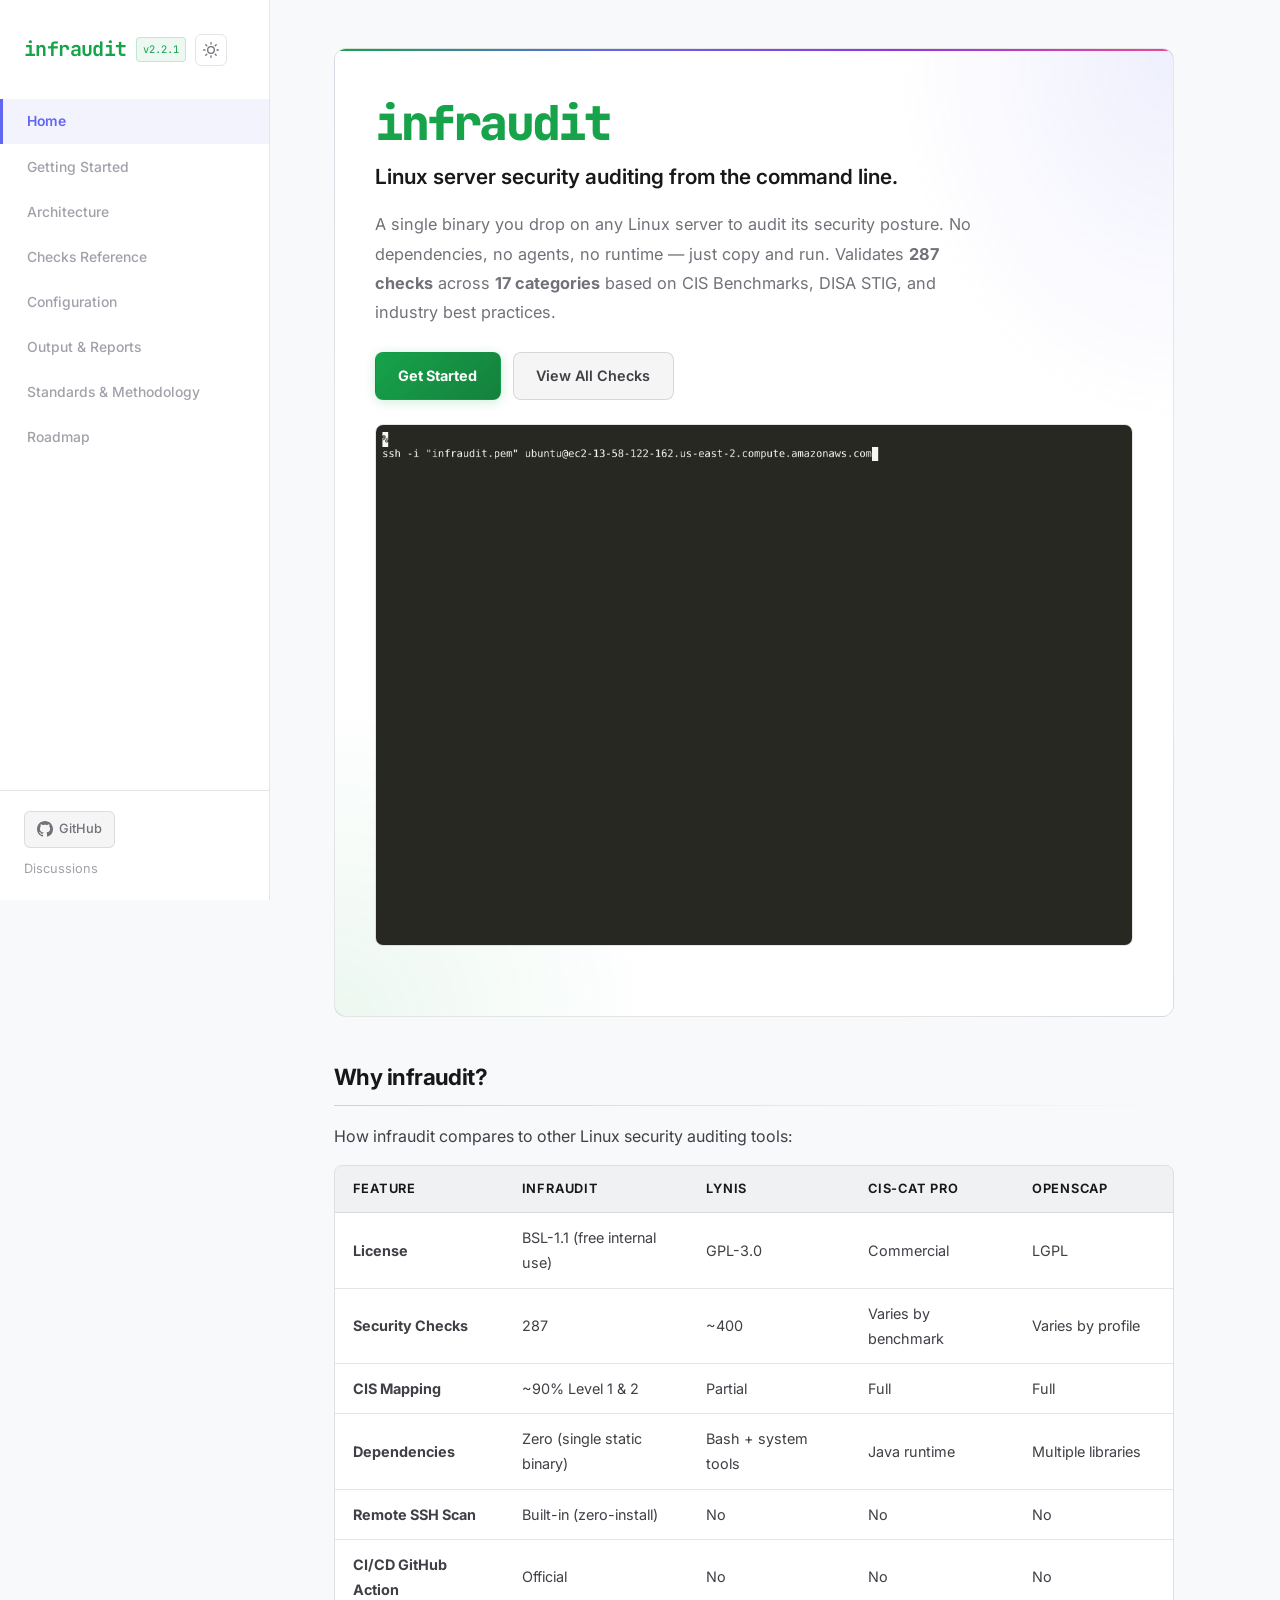
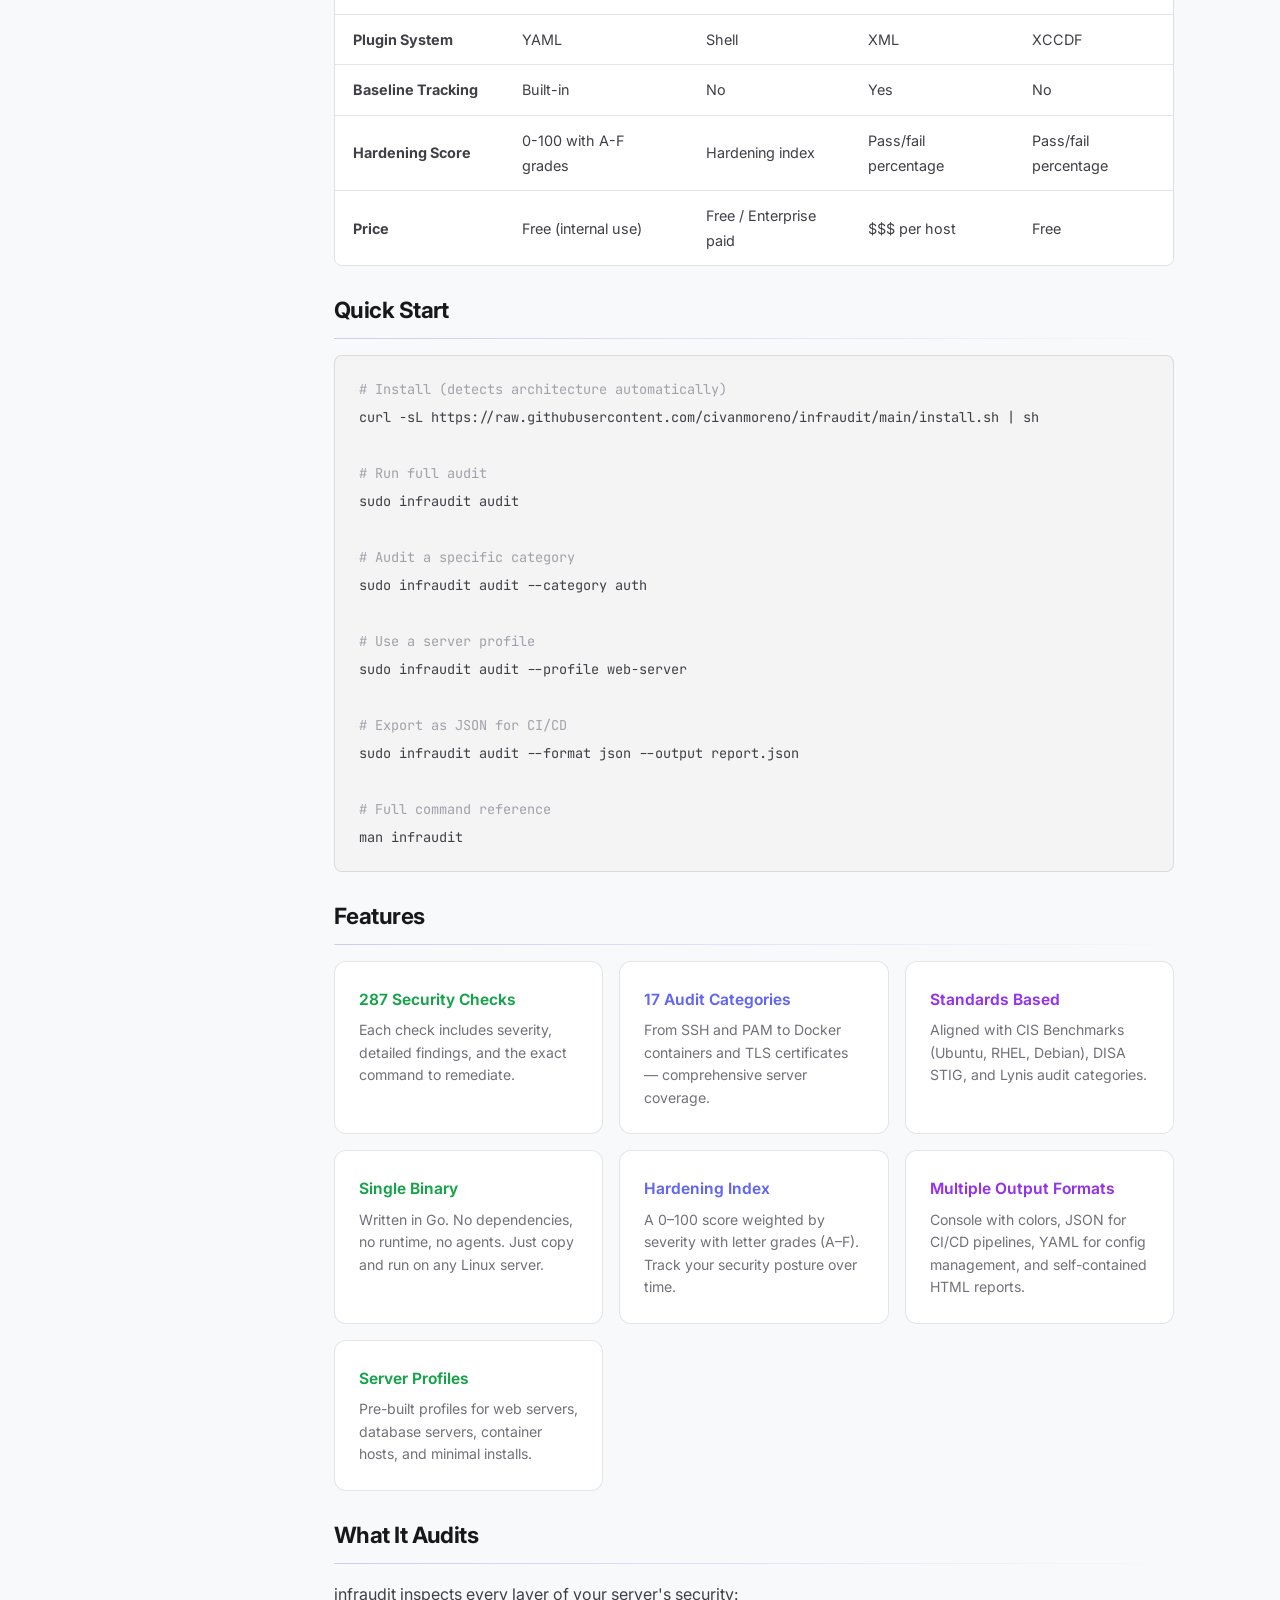
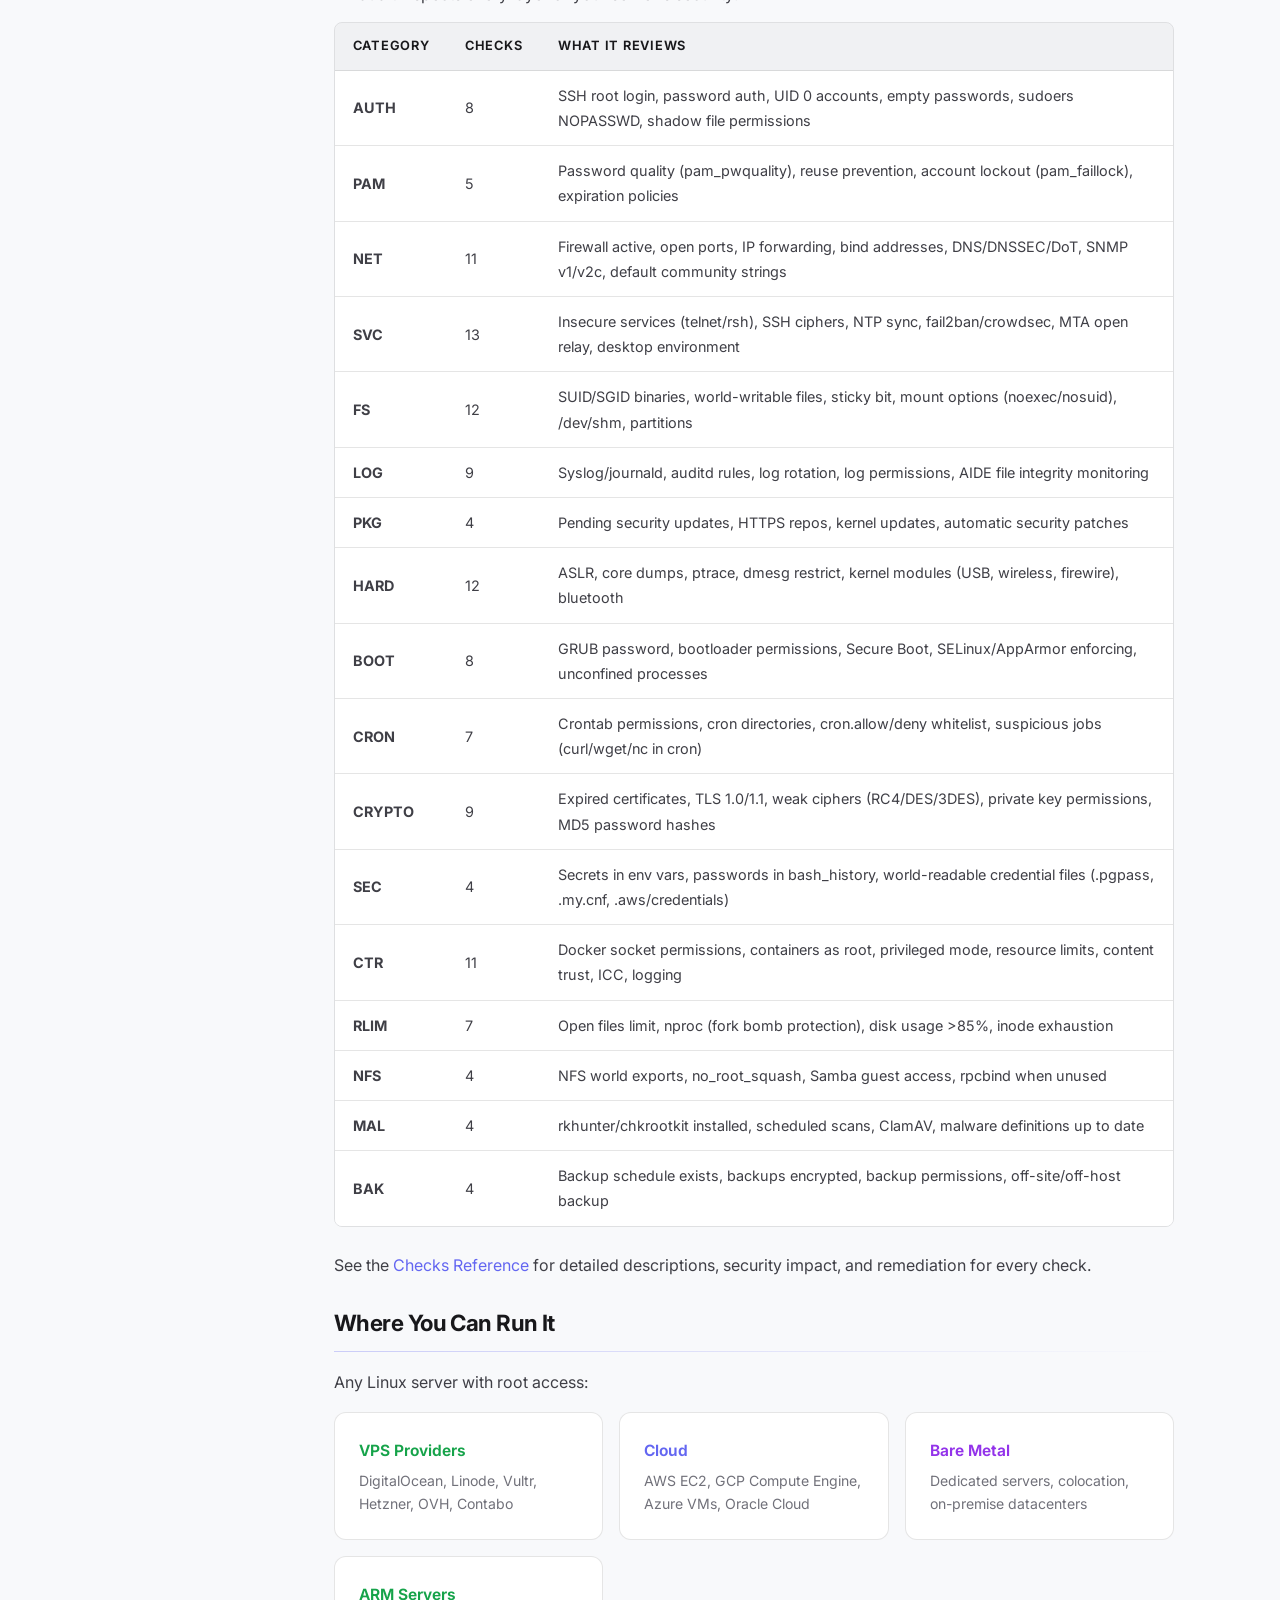
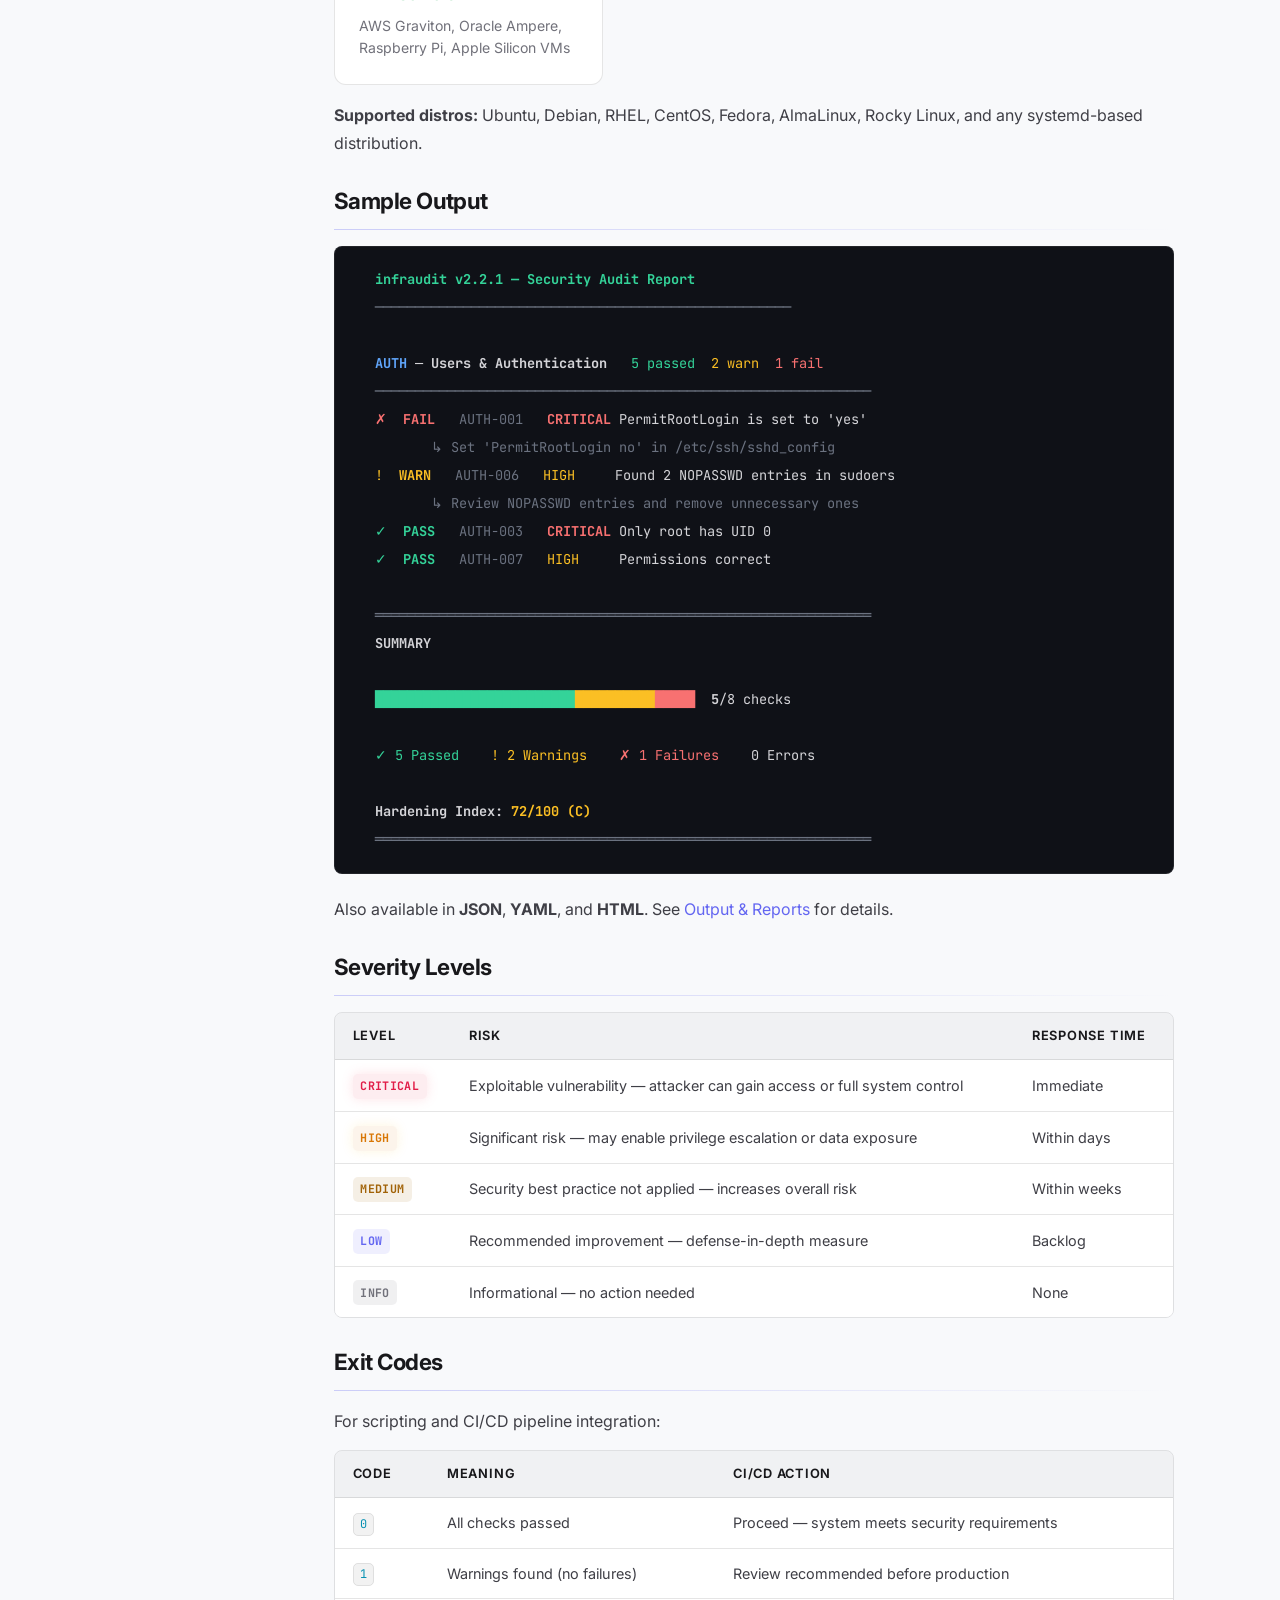
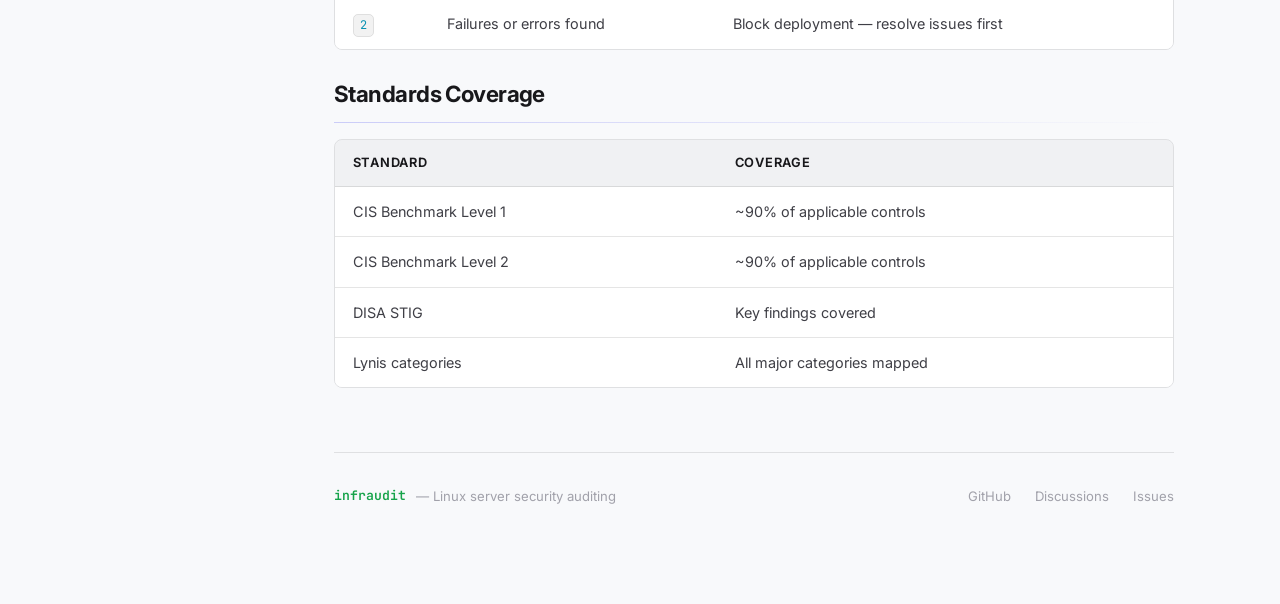
<file: docs/index.html>
<!DOCTYPE html>
<html lang="en">
<head>
    <meta charset="UTF-8">
    <meta name="viewport" content="width=device-width, initial-scale=1.0">
    <title>infraudit — Linux Server Security Auditing</title>
    <link rel="stylesheet" href="assets/style.css">
    <script defer src="https://cloud.umami.is/script.js" data-website-id="cc14f784-2bfa-44fc-b564-113f861336f0"></script>
</head>
<body>
    <nav class="sidebar">
        <div class="sidebar-header">
            <div style="display:flex;align-items:center;gap:.6rem">
                <h1>infraudit</h1>
                <span class="version">v2.2.1</span>
            </div>
            <div style="display:flex;align-items:center;gap:.4rem">
                <button class="theme-toggle" aria-label="Toggle theme">
                    <svg class="icon-moon" viewBox="0 0 24 24"><path d="M21 12.79A9 9 0 1 1 11.21 3a7 7 0 0 0 9.79 9.79z"/></svg>
                    <svg class="icon-sun" viewBox="0 0 24 24"><circle cx="12" cy="12" r="5"/><line x1="12" y1="1" x2="12" y2="3"/><line x1="12" y1="21" x2="12" y2="23"/><line x1="4.22" y1="4.22" x2="5.64" y2="5.64"/><line x1="18.36" y1="18.36" x2="19.78" y2="19.78"/><line x1="1" y1="12" x2="3" y2="12"/><line x1="21" y1="12" x2="23" y2="12"/><line x1="4.22" y1="19.78" x2="5.64" y2="18.36"/><line x1="18.36" y1="5.64" x2="19.78" y2="4.22"/></svg>
                </button>
                <button class="mobile-toggle" aria-label="Menu"><span></span></button>
            </div>
        </div>
        <ul class="nav-links">
            <li><a href="index.html" class="active">Home</a></li>
            <li><a href="getting-started.html">Getting Started</a></li>
            <li><a href="architecture.html">Architecture</a></li>
            <li><a href="checks.html">Checks Reference</a></li>
            <li><a href="configuration.html">Configuration</a></li>
            <li><a href="output.html">Output &amp; Reports</a></li>
            <li><a href="standards.html">Standards &amp; Methodology</a></li>
            <li><a href="roadmap.html">Roadmap</a></li>
        </ul>
        <div class="sidebar-footer">
            <a href="https://github.com/civanmoreno/infraudit" class="github-btn">
                <svg viewBox="0 0 16 16"><path d="M8 0C3.58 0 0 3.58 0 8c0 3.54 2.29 6.53 5.47 7.59.4.07.55-.17.55-.38 0-.19-.01-.82-.01-1.49-2.01.37-2.53-.49-2.69-.94-.09-.23-.48-.94-.82-1.13-.28-.15-.68-.52-.01-.53.63-.01 1.08.58 1.23.82.72 1.21 1.87.87 2.33.66.07-.52.28-.87.51-1.07-1.78-.2-3.64-.89-3.64-3.95 0-.87.31-1.59.82-2.15-.08-.2-.36-1.02.08-2.12 0 0 .67-.21 2.2.82.64-.18 1.32-.27 2-.27.68 0 1.36.09 2 .27 1.53-1.04 2.2-.82 2.2-.82.44 1.1.16 1.92.08 2.12.51.56.82 1.27.82 2.15 0 3.07-1.87 3.75-3.65 3.95.29.25.54.73.54 1.48 0 1.07-.01 1.93-.01 2.2 0 .21.15.46.55.38A8.013 8.013 0 0016 8c0-4.42-3.58-8-8-8z"/></svg>
                GitHub
            </a>
            <a href="https://github.com/civanmoreno/infraudit/discussions">Discussions</a>
        </div>
    </nav>

    <main class="content">
        <section class="hero">
            <h1>infraudit</h1>
            <p class="tagline">Linux server security auditing from the command line.</p>
            <p class="description">
                A single binary you drop on any Linux server to audit its security posture.
                No dependencies, no agents, no runtime — just copy and run. Validates
                <strong>287 checks</strong> across <strong>17 categories</strong> based on
                CIS Benchmarks, DISA STIG, and industry best practices.
            </p>
            <div class="hero-actions">
                <a href="getting-started.html" class="btn btn-primary">Get Started</a>
                <a href="checks.html" class="btn btn-secondary">View All Checks</a>
            </div>
            <p style="margin-top: 1.5rem;">
                <img src="assets/demo.gif" alt="infraudit demo" style="max-width: 100%; border-radius: 8px; border: 1px solid var(--border);">
            </p>
        </section>

        <!-- ── Why infraudit ── -->
        <section>
            <h2>Why infraudit?</h2>
            <p>How infraudit compares to other Linux security auditing tools:</p>
            <table>
                <thead>
                    <tr>
                        <th>Feature</th>
                        <th>infraudit</th>
                        <th>Lynis</th>
                        <th>CIS-CAT Pro</th>
                        <th>OpenSCAP</th>
                    </tr>
                </thead>
                <tbody>
                    <tr>
                        <td><strong>License</strong></td>
                        <td>BSL-1.1 (free internal use)</td>
                        <td>GPL-3.0</td>
                        <td>Commercial</td>
                        <td>LGPL</td>
                    </tr>
                    <tr>
                        <td><strong>Security Checks</strong></td>
                        <td>287</td>
                        <td>~400</td>
                        <td>Varies by benchmark</td>
                        <td>Varies by profile</td>
                    </tr>
                    <tr>
                        <td><strong>CIS Mapping</strong></td>
                        <td>~90% Level 1 &amp; 2</td>
                        <td>Partial</td>
                        <td>Full</td>
                        <td>Full</td>
                    </tr>
                    <tr>
                        <td><strong>Dependencies</strong></td>
                        <td>Zero (single static binary)</td>
                        <td>Bash + system tools</td>
                        <td>Java runtime</td>
                        <td>Multiple libraries</td>
                    </tr>
                    <tr>
                        <td><strong>Remote SSH Scan</strong></td>
                        <td>Built-in (zero-install)</td>
                        <td>No</td>
                        <td>No</td>
                        <td>No</td>
                    </tr>
                    <tr>
                        <td><strong>CI/CD GitHub Action</strong></td>
                        <td>Official</td>
                        <td>No</td>
                        <td>No</td>
                        <td>No</td>
                    </tr>
                    <tr>
                        <td><strong>Plugin System</strong></td>
                        <td>YAML</td>
                        <td>Shell</td>
                        <td>XML</td>
                        <td>XCCDF</td>
                    </tr>
                    <tr>
                        <td><strong>Baseline Tracking</strong></td>
                        <td>Built-in</td>
                        <td>No</td>
                        <td>Yes</td>
                        <td>No</td>
                    </tr>
                    <tr>
                        <td><strong>Hardening Score</strong></td>
                        <td>0-100 with A-F grades</td>
                        <td>Hardening index</td>
                        <td>Pass/fail percentage</td>
                        <td>Pass/fail percentage</td>
                    </tr>
                    <tr>
                        <td><strong>Price</strong></td>
                        <td>Free (internal use)</td>
                        <td>Free / Enterprise paid</td>
                        <td>$$$ per host</td>
                        <td>Free</td>
                    </tr>
                </tbody>
            </table>
        </section>

        <!-- ── Quick Start ── -->
        <section class="quickstart">
            <h2>Quick Start</h2>
            <pre><code><span class="comment"># Install (detects architecture automatically)</span>
curl -sL https://raw.githubusercontent.com/civanmoreno/infraudit/main/install.sh | sh

<span class="comment"># Run full audit</span>
sudo infraudit audit

<span class="comment"># Audit a specific category</span>
sudo infraudit audit --category auth

<span class="comment"># Use a server profile</span>
sudo infraudit audit --profile web-server

<span class="comment"># Export as JSON for CI/CD</span>
sudo infraudit audit --format json --output report.json

<span class="comment"># Full command reference</span>
man infraudit</code></pre>
        </section>

        <!-- ── Features ── -->
        <section class="features">
            <h2>Features</h2>
            <div class="feature-grid">
                <div class="feature-card">
                    <h3>287 Security Checks</h3>
                    <p>Each check includes severity, detailed findings, and the exact command to remediate.</p>
                </div>
                <div class="feature-card">
                    <h3>17 Audit Categories</h3>
                    <p>From SSH and PAM to Docker containers and TLS certificates — comprehensive server coverage.</p>
                </div>
                <div class="feature-card">
                    <h3>Standards Based</h3>
                    <p>Aligned with CIS Benchmarks (Ubuntu, RHEL, Debian), DISA STIG, and Lynis audit categories.</p>
                </div>
                <div class="feature-card">
                    <h3>Single Binary</h3>
                    <p>Written in Go. No dependencies, no runtime, no agents. Just copy and run on any Linux server.</p>
                </div>
                <div class="feature-card">
                    <h3>Hardening Index</h3>
                    <p>A 0–100 score weighted by severity with letter grades (A–F). Track your security posture over time.</p>
                </div>
                <div class="feature-card">
                    <h3>Multiple Output Formats</h3>
                    <p>Console with colors, JSON for CI/CD pipelines, YAML for config management, and self-contained HTML reports.</p>
                </div>
                <div class="feature-card">
                    <h3>Server Profiles</h3>
                    <p>Pre-built profiles for web servers, database servers, container hosts, and minimal installs.</p>
                </div>
            </div>
        </section>

        <!-- ── What it audits ── -->
        <section>
            <h2>What It Audits</h2>
            <p>infraudit inspects every layer of your server's security:</p>
            <table>
                <thead>
                    <tr>
                        <th>Category</th>
                        <th>Checks</th>
                        <th>What it reviews</th>
                    </tr>
                </thead>
                <tbody>
                    <tr>
                        <td><strong>AUTH</strong></td>
                        <td>8</td>
                        <td>SSH root login, password auth, UID 0 accounts, empty passwords, sudoers NOPASSWD, shadow file permissions</td>
                    </tr>
                    <tr>
                        <td><strong>PAM</strong></td>
                        <td>5</td>
                        <td>Password quality (pam_pwquality), reuse prevention, account lockout (pam_faillock), expiration policies</td>
                    </tr>
                    <tr>
                        <td><strong>NET</strong></td>
                        <td>11</td>
                        <td>Firewall active, open ports, IP forwarding, bind addresses, DNS/DNSSEC/DoT, SNMP v1/v2c, default community strings</td>
                    </tr>
                    <tr>
                        <td><strong>SVC</strong></td>
                        <td>13</td>
                        <td>Insecure services (telnet/rsh), SSH ciphers, NTP sync, fail2ban/crowdsec, MTA open relay, desktop environment</td>
                    </tr>
                    <tr>
                        <td><strong>FS</strong></td>
                        <td>12</td>
                        <td>SUID/SGID binaries, world-writable files, sticky bit, mount options (noexec/nosuid), /dev/shm, partitions</td>
                    </tr>
                    <tr>
                        <td><strong>LOG</strong></td>
                        <td>9</td>
                        <td>Syslog/journald, auditd rules, log rotation, log permissions, AIDE file integrity monitoring</td>
                    </tr>
                    <tr>
                        <td><strong>PKG</strong></td>
                        <td>4</td>
                        <td>Pending security updates, HTTPS repos, kernel updates, automatic security patches</td>
                    </tr>
                    <tr>
                        <td><strong>HARD</strong></td>
                        <td>12</td>
                        <td>ASLR, core dumps, ptrace, dmesg restrict, kernel modules (USB, wireless, firewire), bluetooth</td>
                    </tr>
                    <tr>
                        <td><strong>BOOT</strong></td>
                        <td>8</td>
                        <td>GRUB password, bootloader permissions, Secure Boot, SELinux/AppArmor enforcing, unconfined processes</td>
                    </tr>
                    <tr>
                        <td><strong>CRON</strong></td>
                        <td>7</td>
                        <td>Crontab permissions, cron directories, cron.allow/deny whitelist, suspicious jobs (curl/wget/nc in cron)</td>
                    </tr>
                    <tr>
                        <td><strong>CRYPTO</strong></td>
                        <td>9</td>
                        <td>Expired certificates, TLS 1.0/1.1, weak ciphers (RC4/DES/3DES), private key permissions, MD5 password hashes</td>
                    </tr>
                    <tr>
                        <td><strong>SEC</strong></td>
                        <td>4</td>
                        <td>Secrets in env vars, passwords in bash_history, world-readable credential files (.pgpass, .my.cnf, .aws/credentials)</td>
                    </tr>
                    <tr>
                        <td><strong>CTR</strong></td>
                        <td>11</td>
                        <td>Docker socket permissions, containers as root, privileged mode, resource limits, content trust, ICC, logging</td>
                    </tr>
                    <tr>
                        <td><strong>RLIM</strong></td>
                        <td>7</td>
                        <td>Open files limit, nproc (fork bomb protection), disk usage >85%, inode exhaustion</td>
                    </tr>
                    <tr>
                        <td><strong>NFS</strong></td>
                        <td>4</td>
                        <td>NFS world exports, no_root_squash, Samba guest access, rpcbind when unused</td>
                    </tr>
                    <tr>
                        <td><strong>MAL</strong></td>
                        <td>4</td>
                        <td>rkhunter/chkrootkit installed, scheduled scans, ClamAV, malware definitions up to date</td>
                    </tr>
                    <tr>
                        <td><strong>BAK</strong></td>
                        <td>4</td>
                        <td>Backup schedule exists, backups encrypted, backup permissions, off-site/off-host backup</td>
                    </tr>
                </tbody>
            </table>
            <p>See the <a href="checks.html">Checks Reference</a> for detailed descriptions, security impact, and remediation for every check.</p>
        </section>

        <!-- ── Where to run ── -->
        <section>
            <h2>Where You Can Run It</h2>
            <p>Any Linux server with root access:</p>
            <div class="feature-grid">
                <div class="feature-card">
                    <h3>VPS Providers</h3>
                    <p>DigitalOcean, Linode, Vultr, Hetzner, OVH, Contabo</p>
                </div>
                <div class="feature-card">
                    <h3>Cloud</h3>
                    <p>AWS EC2, GCP Compute Engine, Azure VMs, Oracle Cloud</p>
                </div>
                <div class="feature-card">
                    <h3>Bare Metal</h3>
                    <p>Dedicated servers, colocation, on-premise datacenters</p>
                </div>
                <div class="feature-card">
                    <h3>ARM Servers</h3>
                    <p>AWS Graviton, Oracle Ampere, Raspberry Pi, Apple Silicon VMs</p>
                </div>
            </div>
            <p><strong>Supported distros:</strong> Ubuntu, Debian, RHEL, CentOS, Fedora, AlmaLinux, Rocky Linux, and any systemd-based distribution.</p>
        </section>

        <!-- ── Output ── -->
        <section>
            <h2>Sample Output</h2>
            <pre><code>  <span style="color:#34d399;font-weight:bold">infraudit v2.2.1 — Security Audit Report</span>
  <span style="color:#6b7280">────────────────────────────────────────────────────</span>

  <span style="color:#60a5fa;font-weight:bold">AUTH</span> — <span style="font-weight:bold">Users &amp; Authentication</span>   <span style="color:#34d399">5 passed</span>  <span style="color:#fbbf24">2 warn</span>  <span style="color:#f87171">1 fail</span>
  <span style="color:#6b7280">──────────────────────────────────────────────────────────────</span>
  <span style="color:#f87171">✗</span> <span style="color:#f87171;font-weight:bold"> FAIL  </span> <span style="color:#6b7280">AUTH-001</span>   <span style="color:#f87171;font-weight:bold">CRITICAL</span> PermitRootLogin is set to 'yes'
         <span style="color:#6b7280">↳ Set 'PermitRootLogin no' in /etc/ssh/sshd_config</span>
  <span style="color:#fbbf24">!</span> <span style="color:#fbbf24;font-weight:bold"> WARN  </span> <span style="color:#6b7280">AUTH-006</span>   <span style="color:#fbbf24">HIGH</span>     Found 2 NOPASSWD entries in sudoers
         <span style="color:#6b7280">↳ Review NOPASSWD entries and remove unnecessary ones</span>
  <span style="color:#34d399">✓</span> <span style="color:#34d399;font-weight:bold"> PASS  </span> <span style="color:#6b7280">AUTH-003</span>   <span style="color:#f87171;font-weight:bold">CRITICAL</span> Only root has UID 0
  <span style="color:#34d399">✓</span> <span style="color:#34d399;font-weight:bold"> PASS  </span> <span style="color:#6b7280">AUTH-007</span>   <span style="color:#fbbf24">HIGH</span>     Permissions correct

  <span style="color:#6b7280">══════════════════════════════════════════════════════════════</span>
  <span style="font-weight:bold">SUMMARY</span>

  <span style="color:#34d399">█████████████████████████</span><span style="color:#fbbf24">██████████</span><span style="color:#f87171">█████</span>  <span style="font-weight:bold">5</span>/8 checks

  <span style="color:#34d399">✓ 5 Passed</span>    <span style="color:#fbbf24">! 2 Warnings</span>    <span style="color:#f87171">✗ 1 Failures</span>    0 Errors

  <span style="font-weight:bold">Hardening Index:</span> <span style="color:#fbbf24;font-weight:bold">72/100 (C)</span>
  <span style="color:#6b7280">══════════════════════════════════════════════════════════════</span></code></pre>
            <p>Also available in <strong>JSON</strong>, <strong>YAML</strong>, and <strong>HTML</strong>. See <a href="output.html">Output &amp; Reports</a> for details.</p>
        </section>

        <!-- ── Severity ── -->
        <section>
            <h2>Severity Levels</h2>
            <table>
                <thead>
                    <tr>
                        <th>Level</th>
                        <th>Risk</th>
                        <th>Response Time</th>
                    </tr>
                </thead>
                <tbody>
                    <tr>
                        <td><span class="badge critical">CRITICAL</span></td>
                        <td>Exploitable vulnerability — attacker can gain access or full system control</td>
                        <td>Immediate</td>
                    </tr>
                    <tr>
                        <td><span class="badge high">HIGH</span></td>
                        <td>Significant risk — may enable privilege escalation or data exposure</td>
                        <td>Within days</td>
                    </tr>
                    <tr>
                        <td><span class="badge medium">MEDIUM</span></td>
                        <td>Security best practice not applied — increases overall risk</td>
                        <td>Within weeks</td>
                    </tr>
                    <tr>
                        <td><span class="badge low">LOW</span></td>
                        <td>Recommended improvement — defense-in-depth measure</td>
                        <td>Backlog</td>
                    </tr>
                    <tr>
                        <td><span class="badge info">INFO</span></td>
                        <td>Informational — no action needed</td>
                        <td>None</td>
                    </tr>
                </tbody>
            </table>
        </section>

        <!-- ── Exit codes ── -->
        <section>
            <h2>Exit Codes</h2>
            <p>For scripting and CI/CD pipeline integration:</p>
            <table>
                <thead>
                    <tr><th>Code</th><th>Meaning</th><th>CI/CD Action</th></tr>
                </thead>
                <tbody>
                    <tr>
                        <td><code>0</code></td>
                        <td>All checks passed</td>
                        <td>Proceed — system meets security requirements</td>
                    </tr>
                    <tr>
                        <td><code>1</code></td>
                        <td>Warnings found (no failures)</td>
                        <td>Review recommended before production</td>
                    </tr>
                    <tr>
                        <td><code>2</code></td>
                        <td>Failures or errors found</td>
                        <td>Block deployment — resolve issues first</td>
                    </tr>
                </tbody>
            </table>
        </section>

        <!-- ── Standards ── -->
        <section>
            <h2>Standards Coverage</h2>
            <table>
                <thead>
                    <tr><th>Standard</th><th>Coverage</th></tr>
                </thead>
                <tbody>
                    <tr><td>CIS Benchmark Level 1</td><td>~90% of applicable controls</td></tr>
                    <tr><td>CIS Benchmark Level 2</td><td>~90% of applicable controls</td></tr>
                    <tr><td>DISA STIG</td><td>Key findings covered</td></tr>
                    <tr><td>Lynis categories</td><td>All major categories mapped</td></tr>
                </tbody>
            </table>
        </section>
        <footer class="footer">
            <div class="footer-left"><span>infraudit</span> &mdash; Linux server security auditing</div>
            <div class="footer-links">
                <a href="https://github.com/civanmoreno/infraudit">GitHub</a>
                <a href="https://github.com/civanmoreno/infraudit/discussions">Discussions</a>
                <a href="https://github.com/civanmoreno/infraudit/issues">Issues</a>
            </div>
        </footer>
    </main>

    <div class="scroll-progress"></div>
    <a href="#" class="back-to-top" aria-label="Back to top">&uarr;</a>
    <script src="assets/app.js"></script>
</body>
</html>
</file>
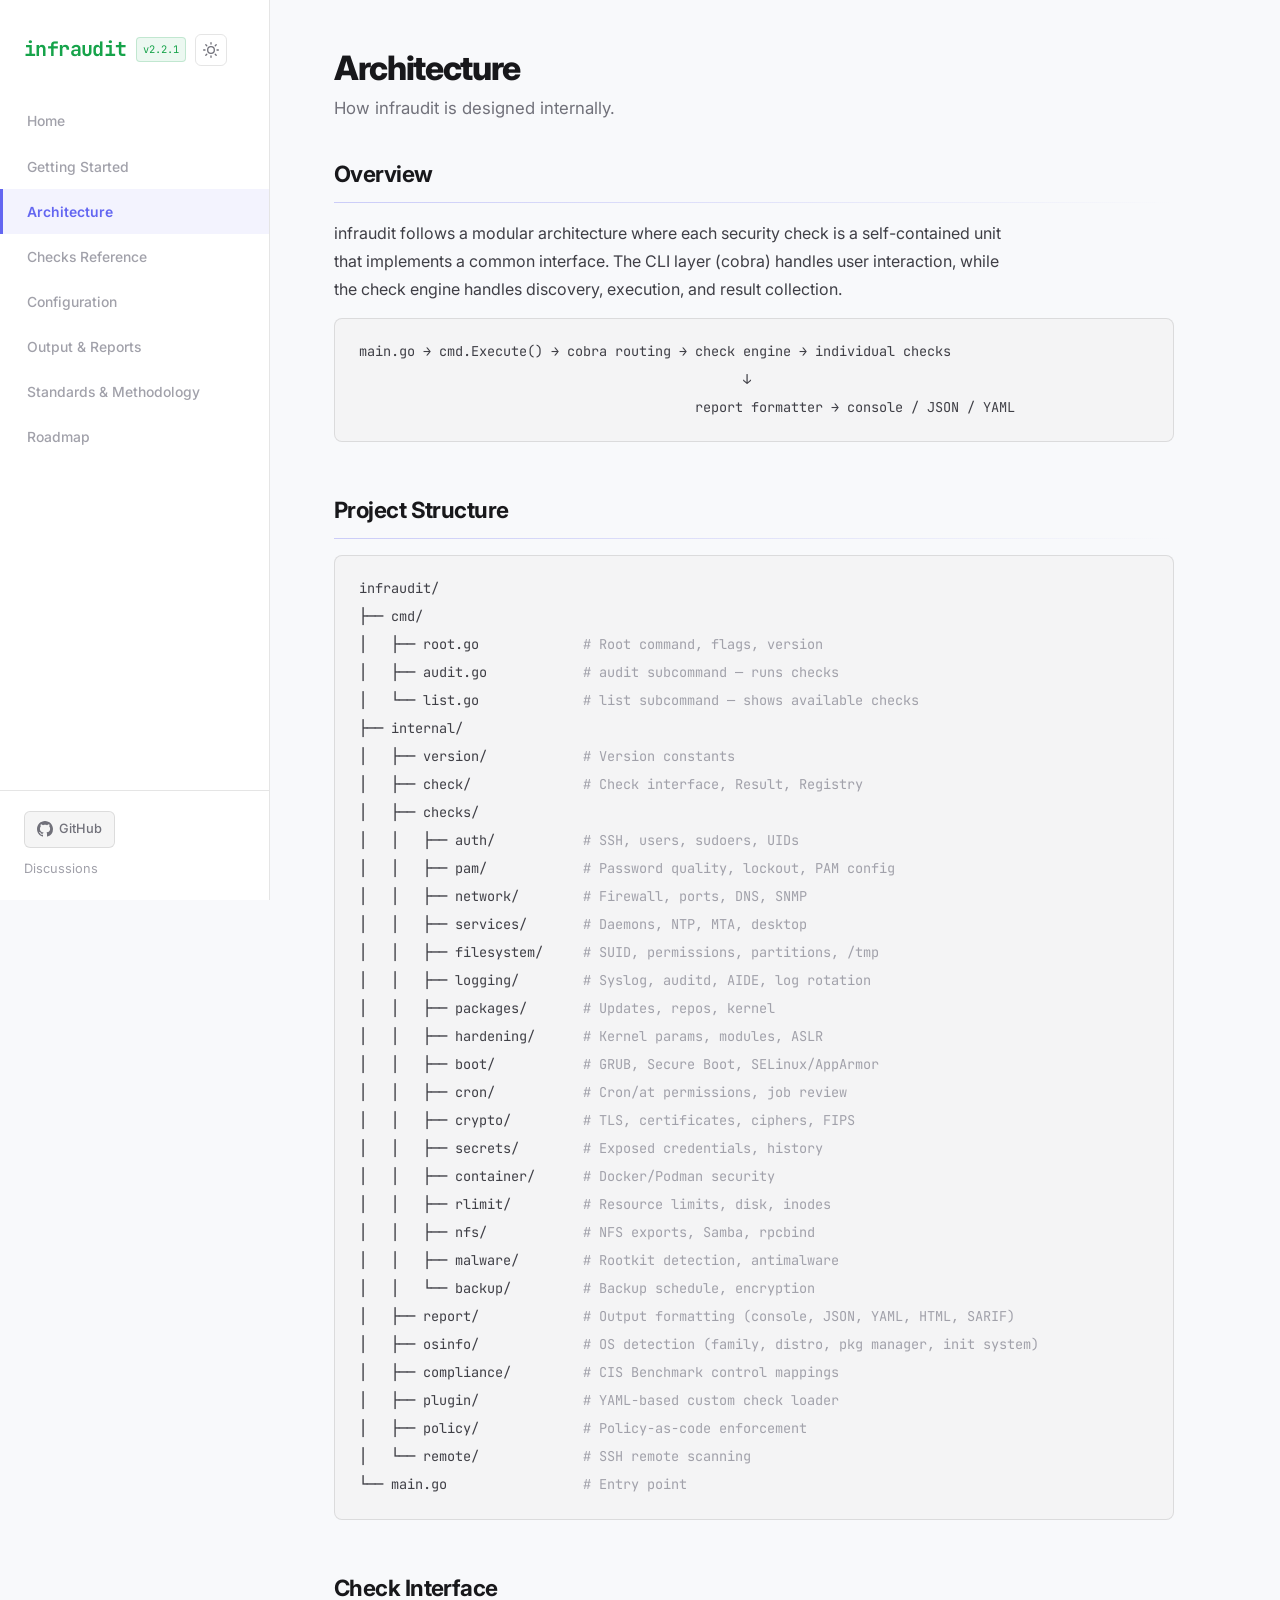
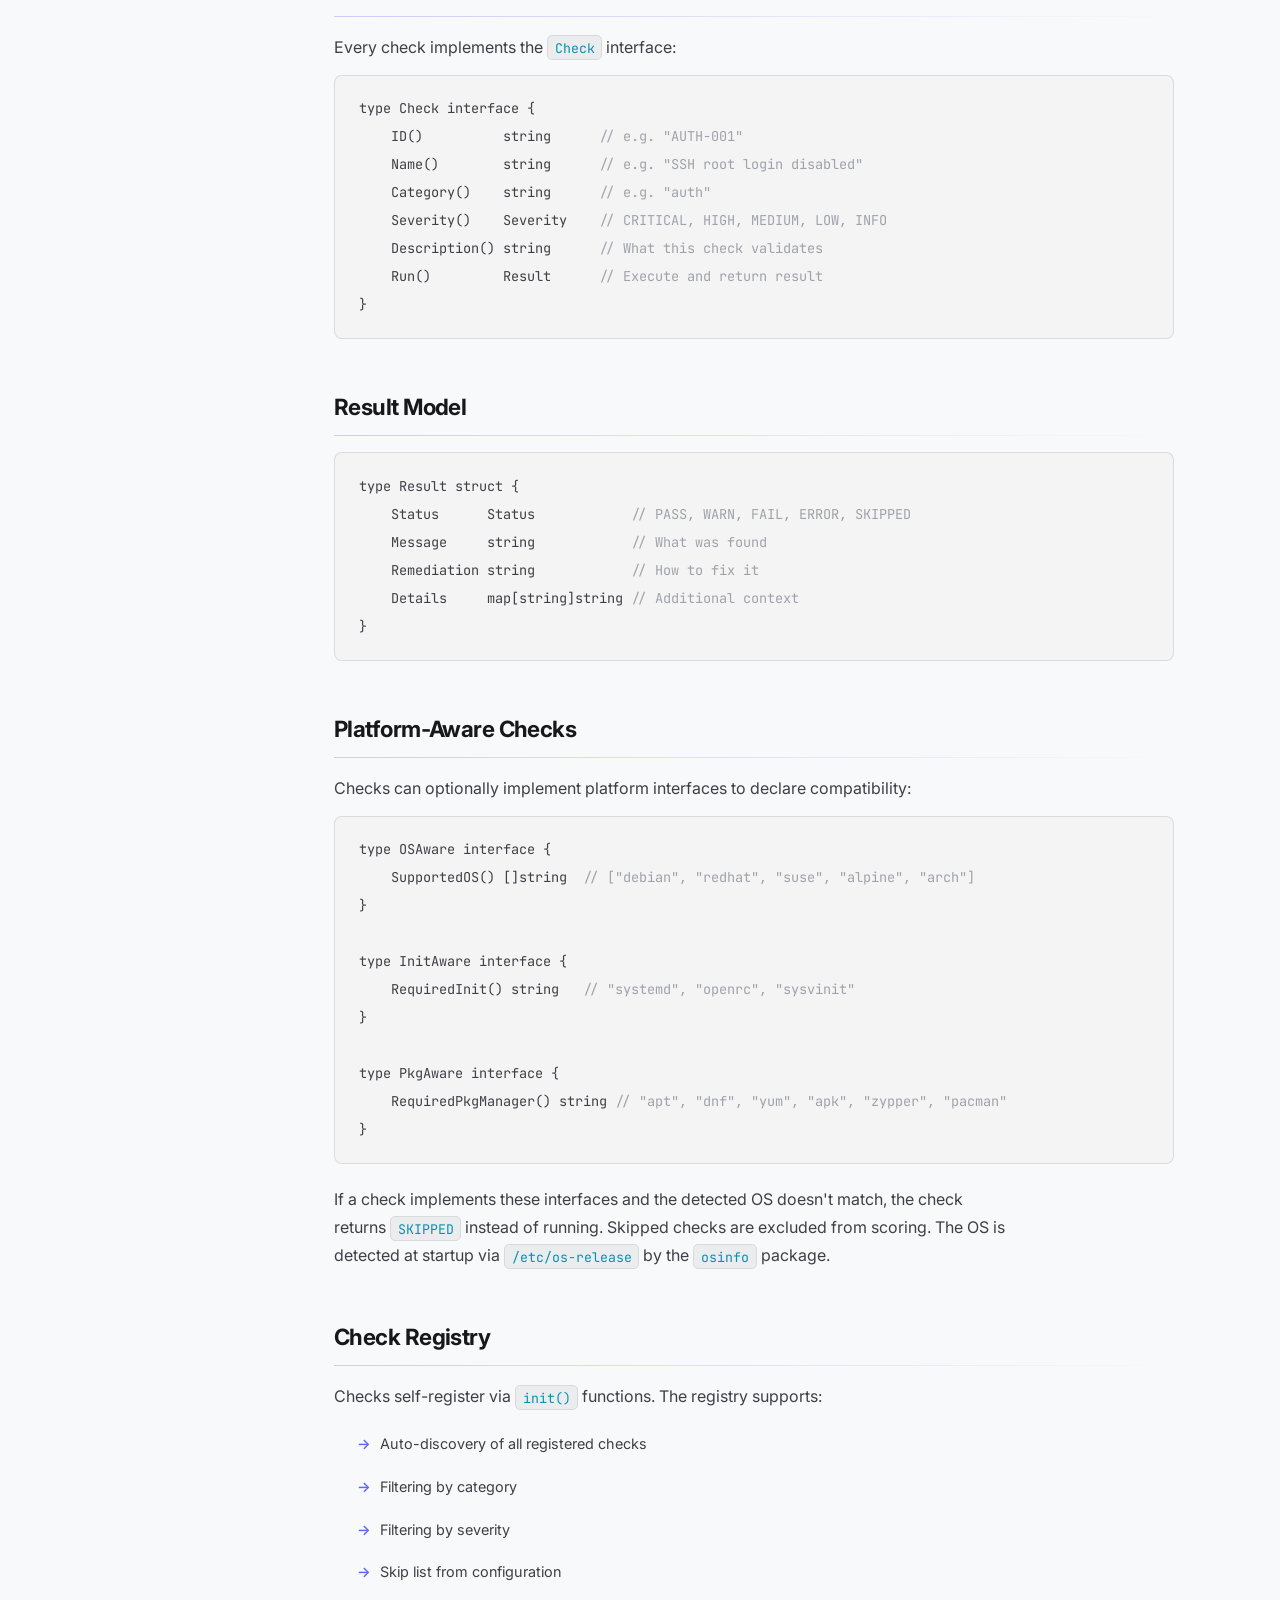
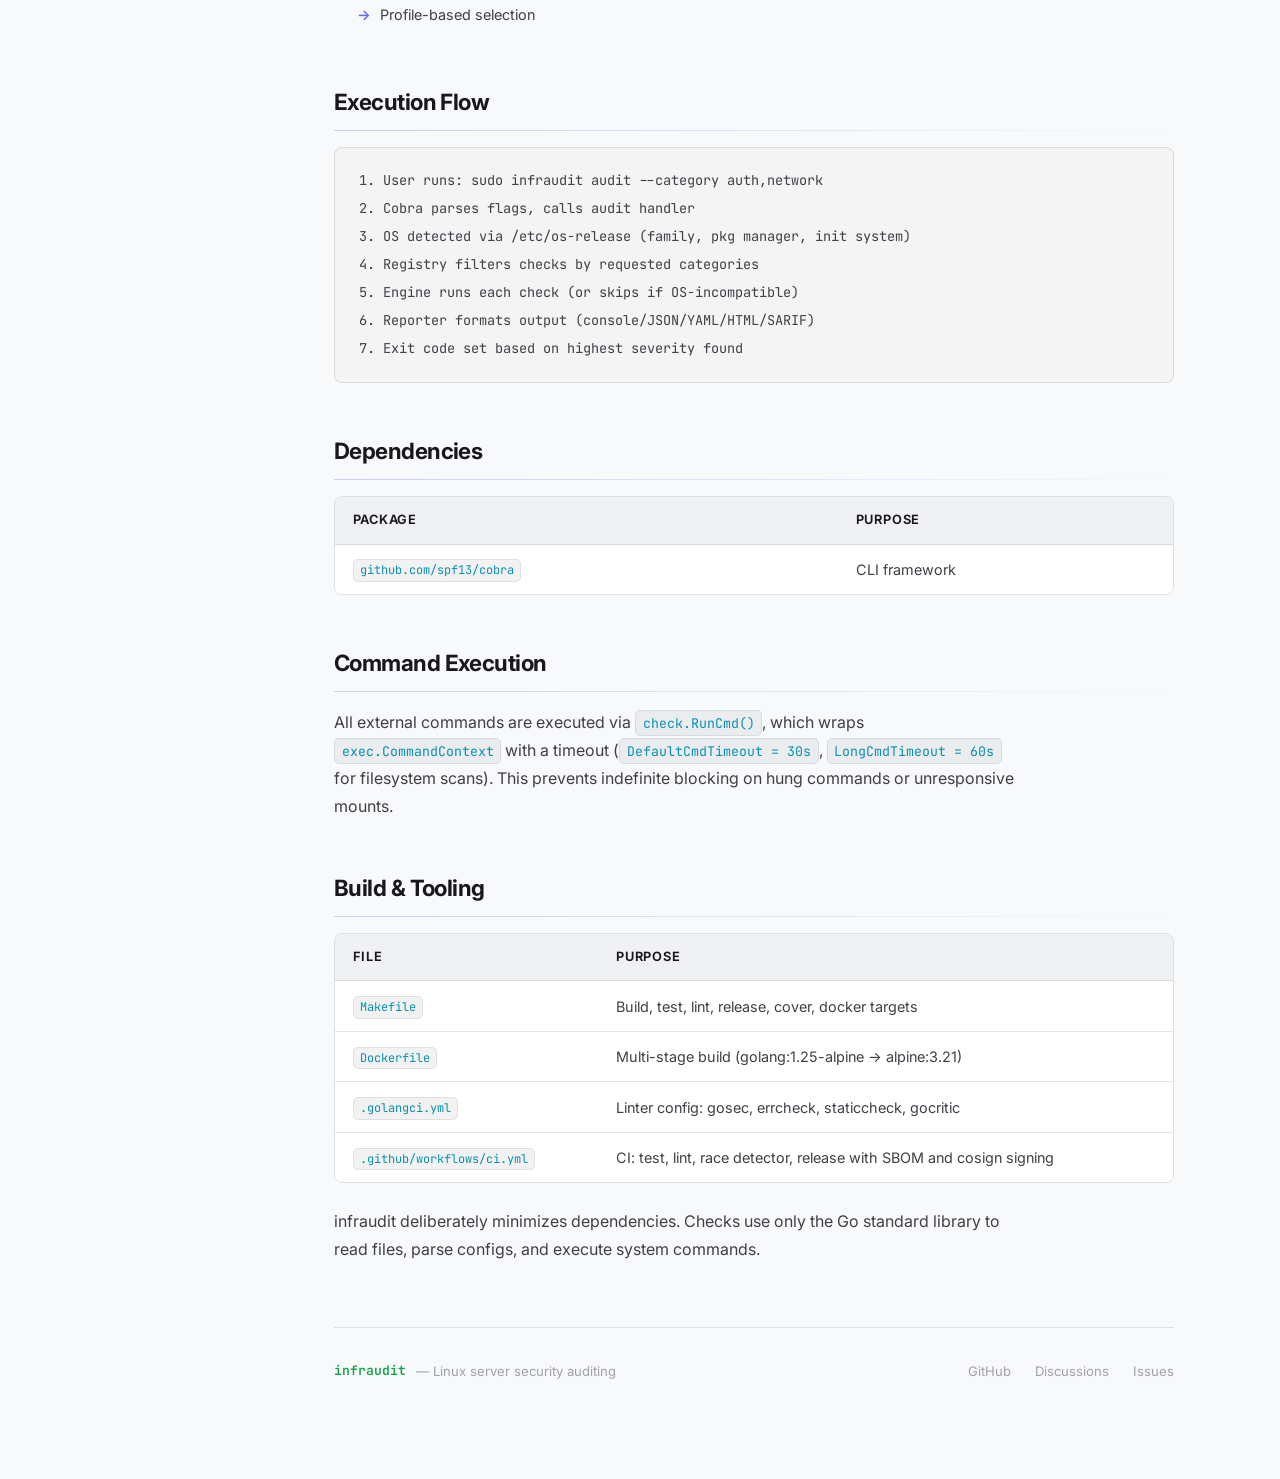
<file: docs/architecture.html>
<!DOCTYPE html>
<html lang="en">
<head>
    <meta charset="UTF-8">
    <meta name="viewport" content="width=device-width, initial-scale=1.0">
    <title>Architecture — infraudit</title>
    <link rel="stylesheet" href="assets/style.css">
    <script defer src="https://cloud.umami.is/script.js" data-website-id="cc14f784-2bfa-44fc-b564-113f861336f0"></script>
</head>
<body>
    <nav class="sidebar">
        <div class="sidebar-header">
            <div style="display:flex;align-items:center;gap:.6rem">
                <h1>infraudit</h1>
                <span class="version">v2.2.1</span>
            </div>
            <div style="display:flex;align-items:center;gap:.4rem">
                <button class="theme-toggle" aria-label="Toggle theme">
                    <svg class="icon-moon" viewBox="0 0 24 24"><path d="M21 12.79A9 9 0 1 1 11.21 3a7 7 0 0 0 9.79 9.79z"/></svg>
                    <svg class="icon-sun" viewBox="0 0 24 24"><circle cx="12" cy="12" r="5"/><line x1="12" y1="1" x2="12" y2="3"/><line x1="12" y1="21" x2="12" y2="23"/><line x1="4.22" y1="4.22" x2="5.64" y2="5.64"/><line x1="18.36" y1="18.36" x2="19.78" y2="19.78"/><line x1="1" y1="12" x2="3" y2="12"/><line x1="21" y1="12" x2="23" y2="12"/><line x1="4.22" y1="19.78" x2="5.64" y2="18.36"/><line x1="18.36" y1="5.64" x2="19.78" y2="4.22"/></svg>
                </button>
                <button class="mobile-toggle" aria-label="Menu"><span></span></button>
            </div>
        </div>
        <ul class="nav-links">
            <li><a href="index.html">Home</a></li>
            <li><a href="getting-started.html">Getting Started</a></li>
            <li><a href="architecture.html" class="active">Architecture</a></li>
            <li><a href="checks.html">Checks Reference</a></li>
            <li><a href="configuration.html">Configuration</a></li>
            <li><a href="output.html">Output &amp; Reports</a></li>
            <li><a href="standards.html">Standards &amp; Methodology</a></li>
            <li><a href="roadmap.html">Roadmap</a></li>
        </ul>
        <div class="sidebar-footer">
            <a href="https://github.com/civanmoreno/infraudit" class="github-btn">
                <svg viewBox="0 0 16 16"><path d="M8 0C3.58 0 0 3.58 0 8c0 3.54 2.29 6.53 5.47 7.59.4.07.55-.17.55-.38 0-.19-.01-.82-.01-1.49-2.01.37-2.53-.49-2.69-.94-.09-.23-.48-.94-.82-1.13-.28-.15-.68-.52-.01-.53.63-.01 1.08.58 1.23.82.72 1.21 1.87.87 2.33.66.07-.52.28-.87.51-1.07-1.78-.2-3.64-.89-3.64-3.95 0-.87.31-1.59.82-2.15-.08-.2-.36-1.02.08-2.12 0 0 .67-.21 2.2.82.64-.18 1.32-.27 2-.27.68 0 1.36.09 2 .27 1.53-1.04 2.2-.82 2.2-.82.44 1.1.16 1.92.08 2.12.51.56.82 1.27.82 2.15 0 3.07-1.87 3.75-3.65 3.95.29.25.54.73.54 1.48 0 1.07-.01 1.93-.01 2.2 0 .21.15.46.55.38A8.013 8.013 0 0016 8c0-4.42-3.58-8-8-8z"/></svg>
                GitHub
            </a>
            <a href="https://github.com/civanmoreno/infraudit/discussions">Discussions</a>
        </div>
    </nav>

    <main class="content">
        <h1>Architecture</h1>
        <p>How infraudit is designed internally.</p>

        <h2>Overview</h2>
        <p>infraudit follows a modular architecture where each security check is a self-contained unit that implements a common interface. The CLI layer (cobra) handles user interaction, while the check engine handles discovery, execution, and result collection.</p>

        <pre><code>main.go → cmd.Execute() → cobra routing → check engine → individual checks
                                                ↓
                                          report formatter → console / JSON / YAML</code></pre>

        <h2>Project Structure</h2>
        <pre><code>infraudit/
├── cmd/
│   ├── root.go             <span class="comment"># Root command, flags, version</span>
│   ├── audit.go            <span class="comment"># audit subcommand — runs checks</span>
│   └── list.go             <span class="comment"># list subcommand — shows available checks</span>
├── internal/
│   ├── version/            <span class="comment"># Version constants</span>
│   ├── check/              <span class="comment"># Check interface, Result, Registry</span>
│   ├── checks/
│   │   ├── auth/           <span class="comment"># SSH, users, sudoers, UIDs</span>
│   │   ├── pam/            <span class="comment"># Password quality, lockout, PAM config</span>
│   │   ├── network/        <span class="comment"># Firewall, ports, DNS, SNMP</span>
│   │   ├── services/       <span class="comment"># Daemons, NTP, MTA, desktop</span>
│   │   ├── filesystem/     <span class="comment"># SUID, permissions, partitions, /tmp</span>
│   │   ├── logging/        <span class="comment"># Syslog, auditd, AIDE, log rotation</span>
│   │   ├── packages/       <span class="comment"># Updates, repos, kernel</span>
│   │   ├── hardening/      <span class="comment"># Kernel params, modules, ASLR</span>
│   │   ├── boot/           <span class="comment"># GRUB, Secure Boot, SELinux/AppArmor</span>
│   │   ├── cron/           <span class="comment"># Cron/at permissions, job review</span>
│   │   ├── crypto/         <span class="comment"># TLS, certificates, ciphers, FIPS</span>
│   │   ├── secrets/        <span class="comment"># Exposed credentials, history</span>
│   │   ├── container/      <span class="comment"># Docker/Podman security</span>
│   │   ├── rlimit/         <span class="comment"># Resource limits, disk, inodes</span>
│   │   ├── nfs/            <span class="comment"># NFS exports, Samba, rpcbind</span>
│   │   ├── malware/        <span class="comment"># Rootkit detection, antimalware</span>
│   │   └── backup/         <span class="comment"># Backup schedule, encryption</span>
│   ├── report/             <span class="comment"># Output formatting (console, JSON, YAML, HTML, SARIF)</span>
│   ├── osinfo/             <span class="comment"># OS detection (family, distro, pkg manager, init system)</span>
│   ├── compliance/         <span class="comment"># CIS Benchmark control mappings</span>
│   ├── plugin/             <span class="comment"># YAML-based custom check loader</span>
│   ├── policy/             <span class="comment"># Policy-as-code enforcement</span>
│   └── remote/             <span class="comment"># SSH remote scanning</span>
└── main.go                 <span class="comment"># Entry point</span></code></pre>

        <h2>Check Interface</h2>
        <p>Every check implements the <code>Check</code> interface:</p>
        <pre><code>type Check interface {
    ID()          string      <span class="comment">// e.g. "AUTH-001"</span>
    Name()        string      <span class="comment">// e.g. "SSH root login disabled"</span>
    Category()    string      <span class="comment">// e.g. "auth"</span>
    Severity()    Severity    <span class="comment">// CRITICAL, HIGH, MEDIUM, LOW, INFO</span>
    Description() string      <span class="comment">// What this check validates</span>
    Run()         Result      <span class="comment">// Execute and return result</span>
}</code></pre>

        <h2>Result Model</h2>
        <pre><code>type Result struct {
    Status      Status            <span class="comment">// PASS, WARN, FAIL, ERROR, SKIPPED</span>
    Message     string            <span class="comment">// What was found</span>
    Remediation string            <span class="comment">// How to fix it</span>
    Details     map[string]string <span class="comment">// Additional context</span>
}</code></pre>

        <h2>Platform-Aware Checks</h2>
        <p>Checks can optionally implement platform interfaces to declare compatibility:</p>
        <pre><code>type OSAware interface {
    SupportedOS() []string  <span class="comment">// ["debian", "redhat", "suse", "alpine", "arch"]</span>
}

type InitAware interface {
    RequiredInit() string   <span class="comment">// "systemd", "openrc", "sysvinit"</span>
}

type PkgAware interface {
    RequiredPkgManager() string <span class="comment">// "apt", "dnf", "yum", "apk", "zypper", "pacman"</span>
}</code></pre>
        <p>If a check implements these interfaces and the detected OS doesn't match, the check returns <code>SKIPPED</code> instead of running. Skipped checks are excluded from scoring. The OS is detected at startup via <code>/etc/os-release</code> by the <code>osinfo</code> package.</p>

        <h2>Check Registry</h2>
        <p>Checks self-register via <code>init()</code> functions. The registry supports:</p>
        <ul class="check-list">
            <li>Auto-discovery of all registered checks</li>
            <li>Filtering by category</li>
            <li>Filtering by severity</li>
            <li>Skip list from configuration</li>
            <li>Profile-based selection</li>
        </ul>

        <h2>Execution Flow</h2>
        <pre><code>1. User runs: sudo infraudit audit --category auth,network
2. Cobra parses flags, calls audit handler
3. OS detected via /etc/os-release (family, pkg manager, init system)
4. Registry filters checks by requested categories
5. Engine runs each check (or skips if OS-incompatible)
6. Reporter formats output (console/JSON/YAML/HTML/SARIF)
7. Exit code set based on highest severity found</code></pre>

        <h2>Dependencies</h2>
        <table>
            <thead>
                <tr><th>Package</th><th>Purpose</th></tr>
            </thead>
            <tbody>
                <tr><td><code>github.com/spf13/cobra</code></td><td>CLI framework</td></tr>
            </tbody>
        </table>
        <h2>Command Execution</h2>
        <p>All external commands are executed via <code>check.RunCmd()</code>, which wraps <code>exec.CommandContext</code> with a timeout (<code>DefaultCmdTimeout = 30s</code>, <code>LongCmdTimeout = 60s</code> for filesystem scans). This prevents indefinite blocking on hung commands or unresponsive mounts.</p>

        <h2>Build &amp; Tooling</h2>
        <table>
            <thead><tr><th>File</th><th>Purpose</th></tr></thead>
            <tbody>
                <tr><td><code>Makefile</code></td><td>Build, test, lint, release, cover, docker targets</td></tr>
                <tr><td><code>Dockerfile</code></td><td>Multi-stage build (golang:1.25-alpine → alpine:3.21)</td></tr>
                <tr><td><code>.golangci.yml</code></td><td>Linter config: gosec, errcheck, staticcheck, gocritic</td></tr>
                <tr><td><code>.github/workflows/ci.yml</code></td><td>CI: test, lint, race detector, release with SBOM and cosign signing</td></tr>
            </tbody>
        </table>

        <p>infraudit deliberately minimizes dependencies. Checks use only the Go standard library to read files, parse configs, and execute system commands.</p>
        <footer class="footer">
            <div class="footer-left"><span>infraudit</span> &mdash; Linux server security auditing</div>
            <div class="footer-links">
                <a href="https://github.com/civanmoreno/infraudit">GitHub</a>
                <a href="https://github.com/civanmoreno/infraudit/discussions">Discussions</a>
                <a href="https://github.com/civanmoreno/infraudit/issues">Issues</a>
            </div>
        </footer>
    </main>

    <div class="scroll-progress"></div>
    <a href="#" class="back-to-top" aria-label="Back to top">&uarr;</a>
    <script src="assets/app.js"></script>
</body>
</html>
</file>
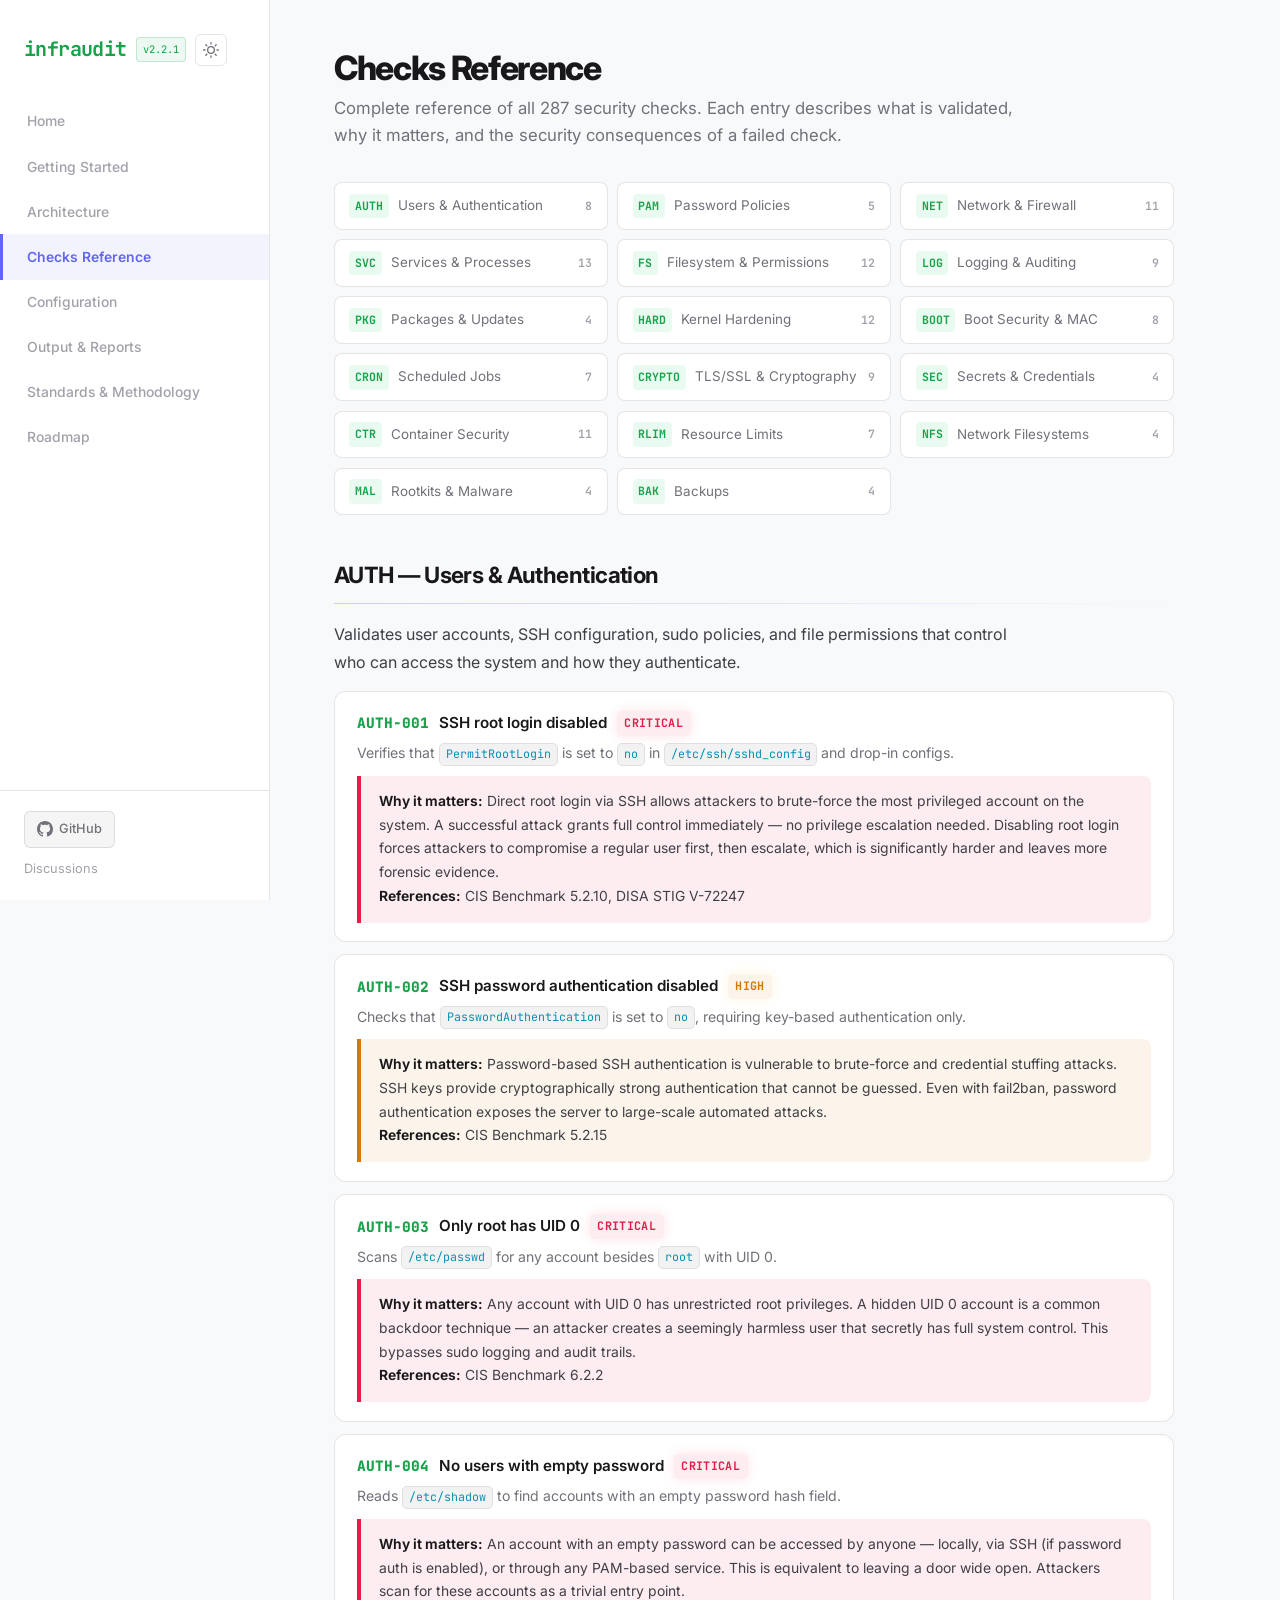
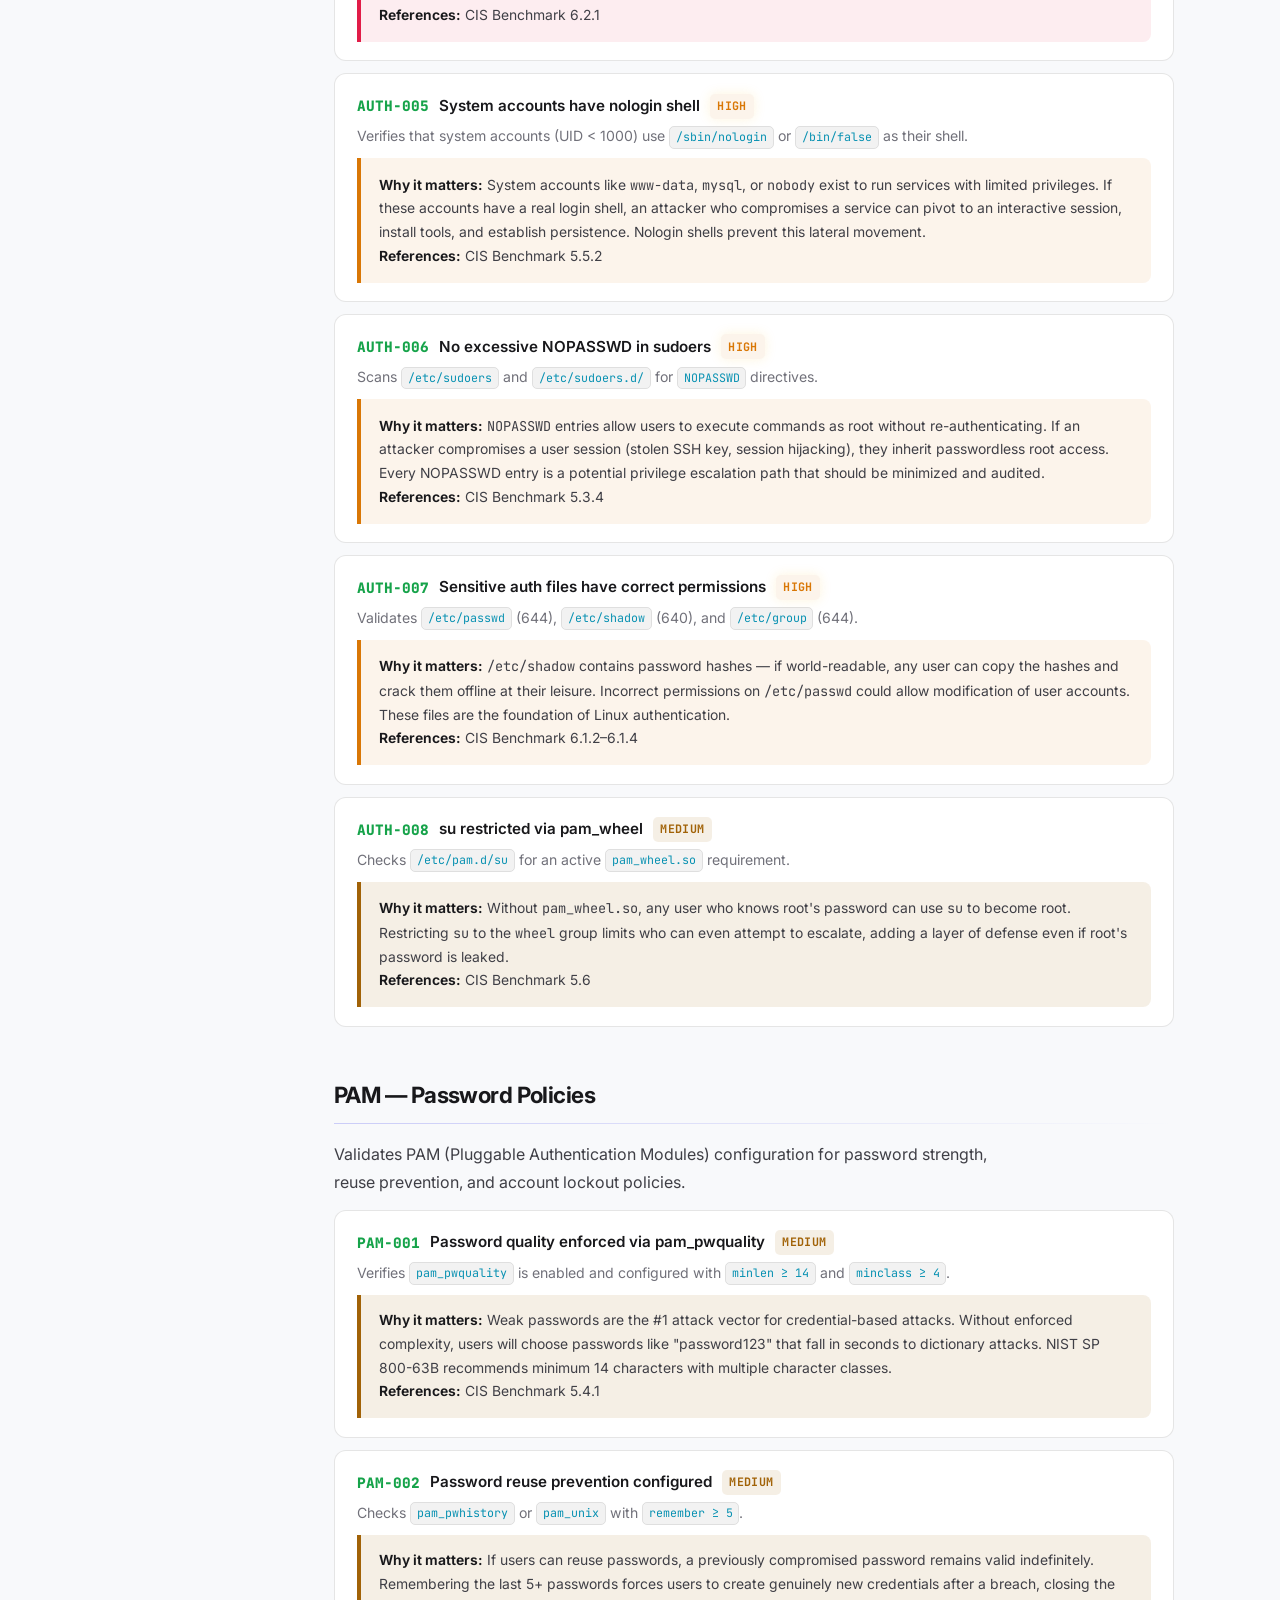
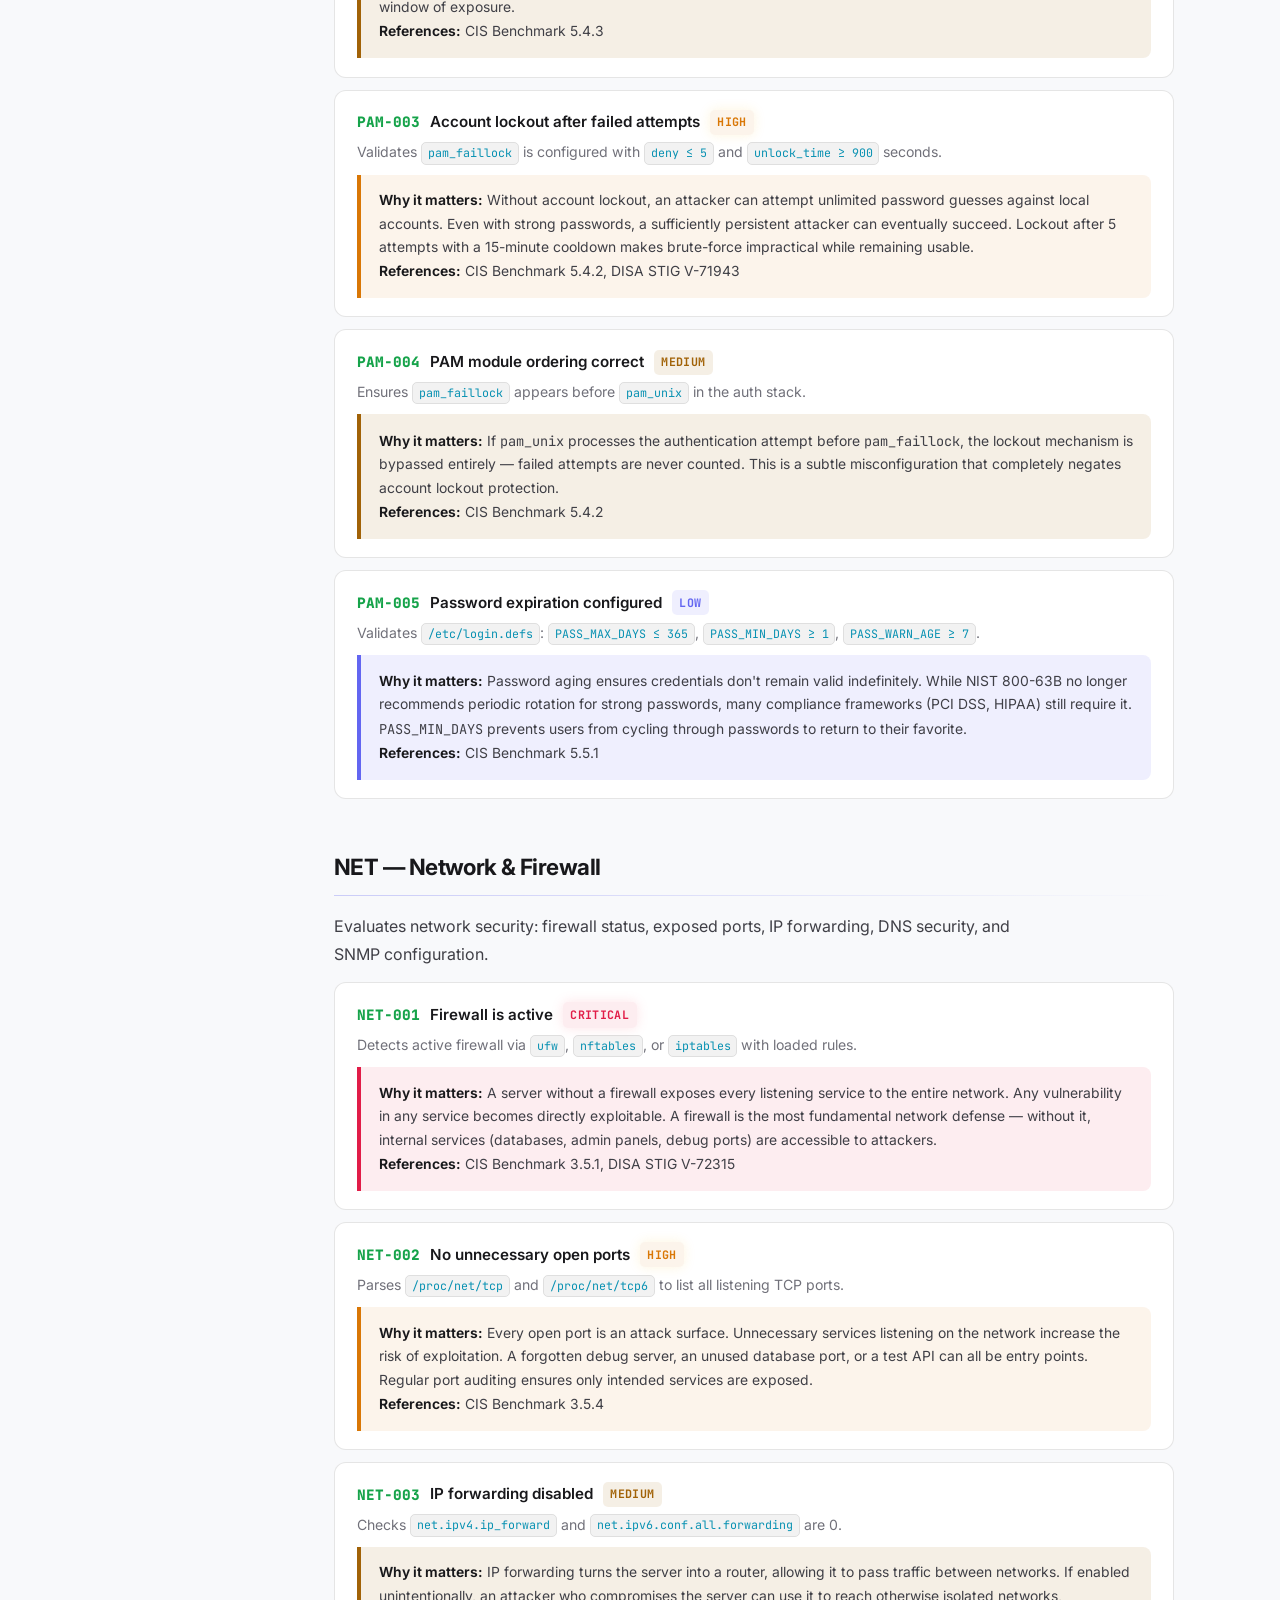
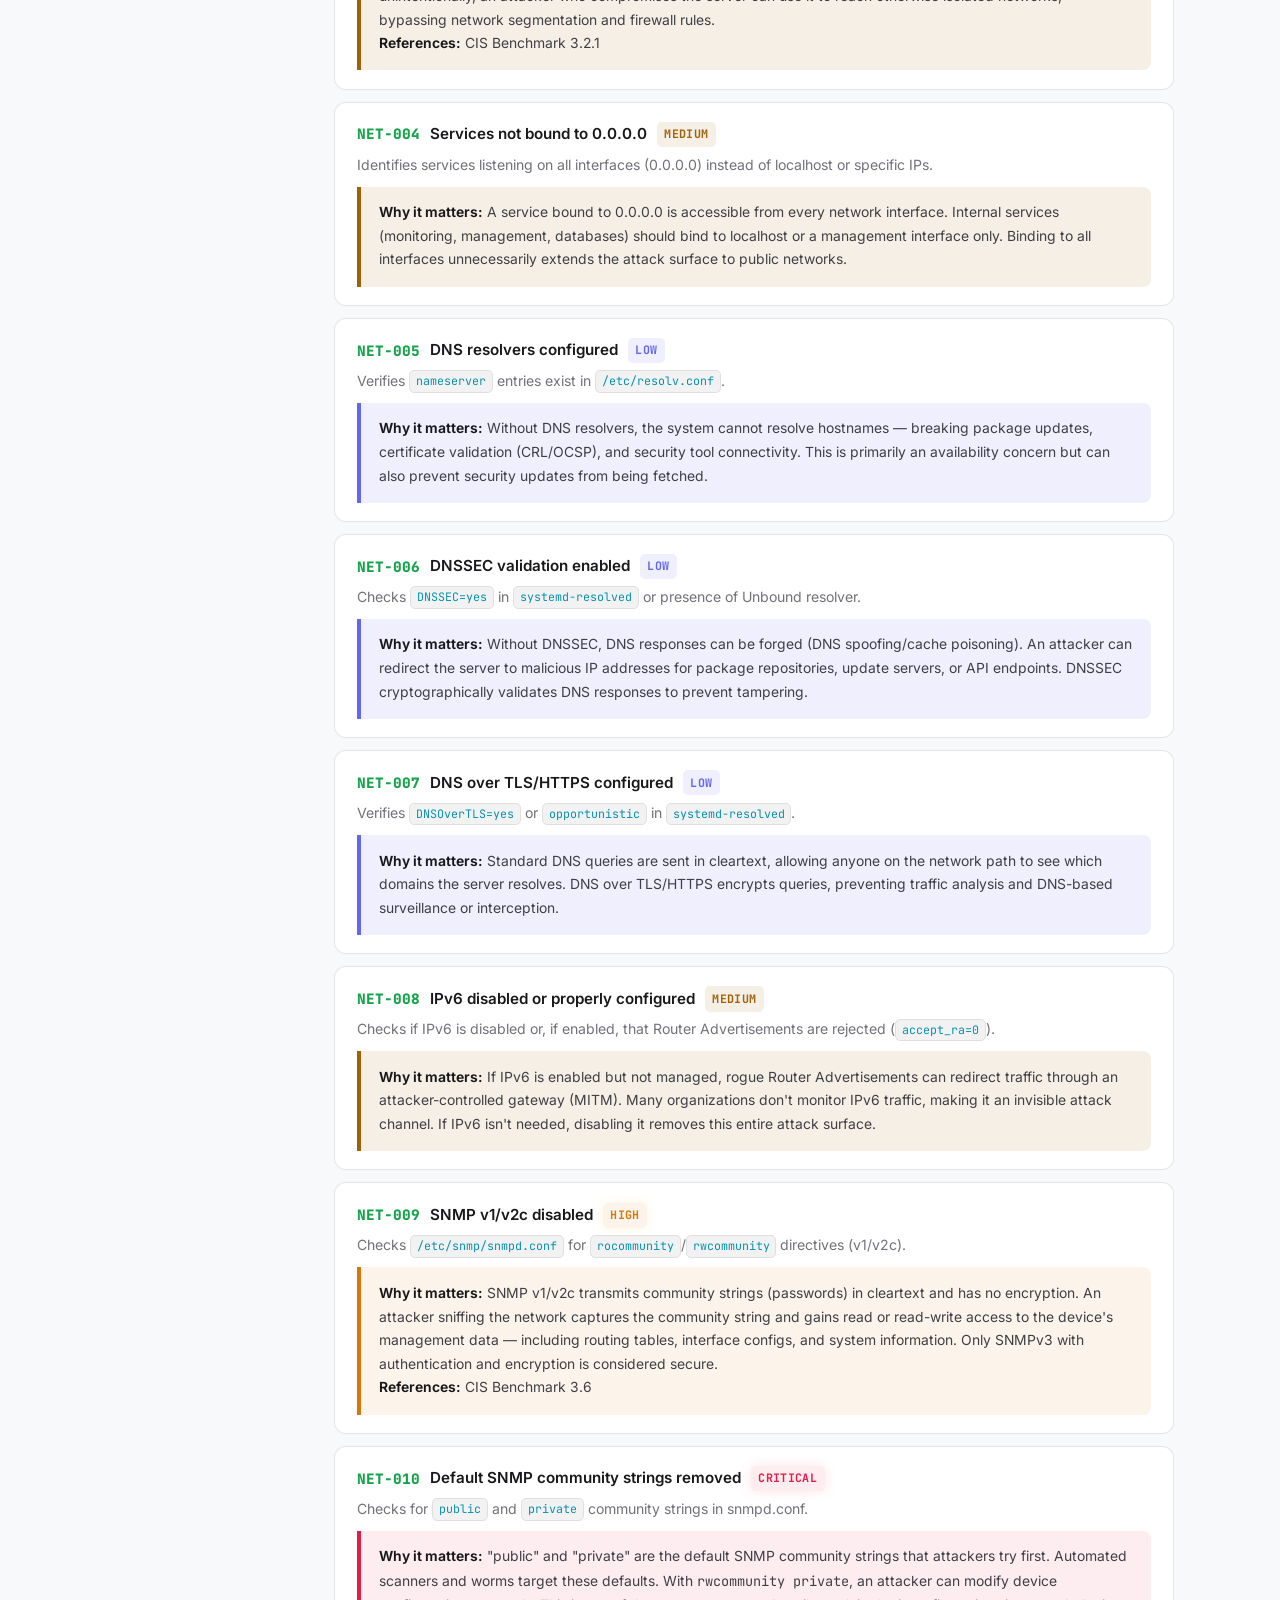
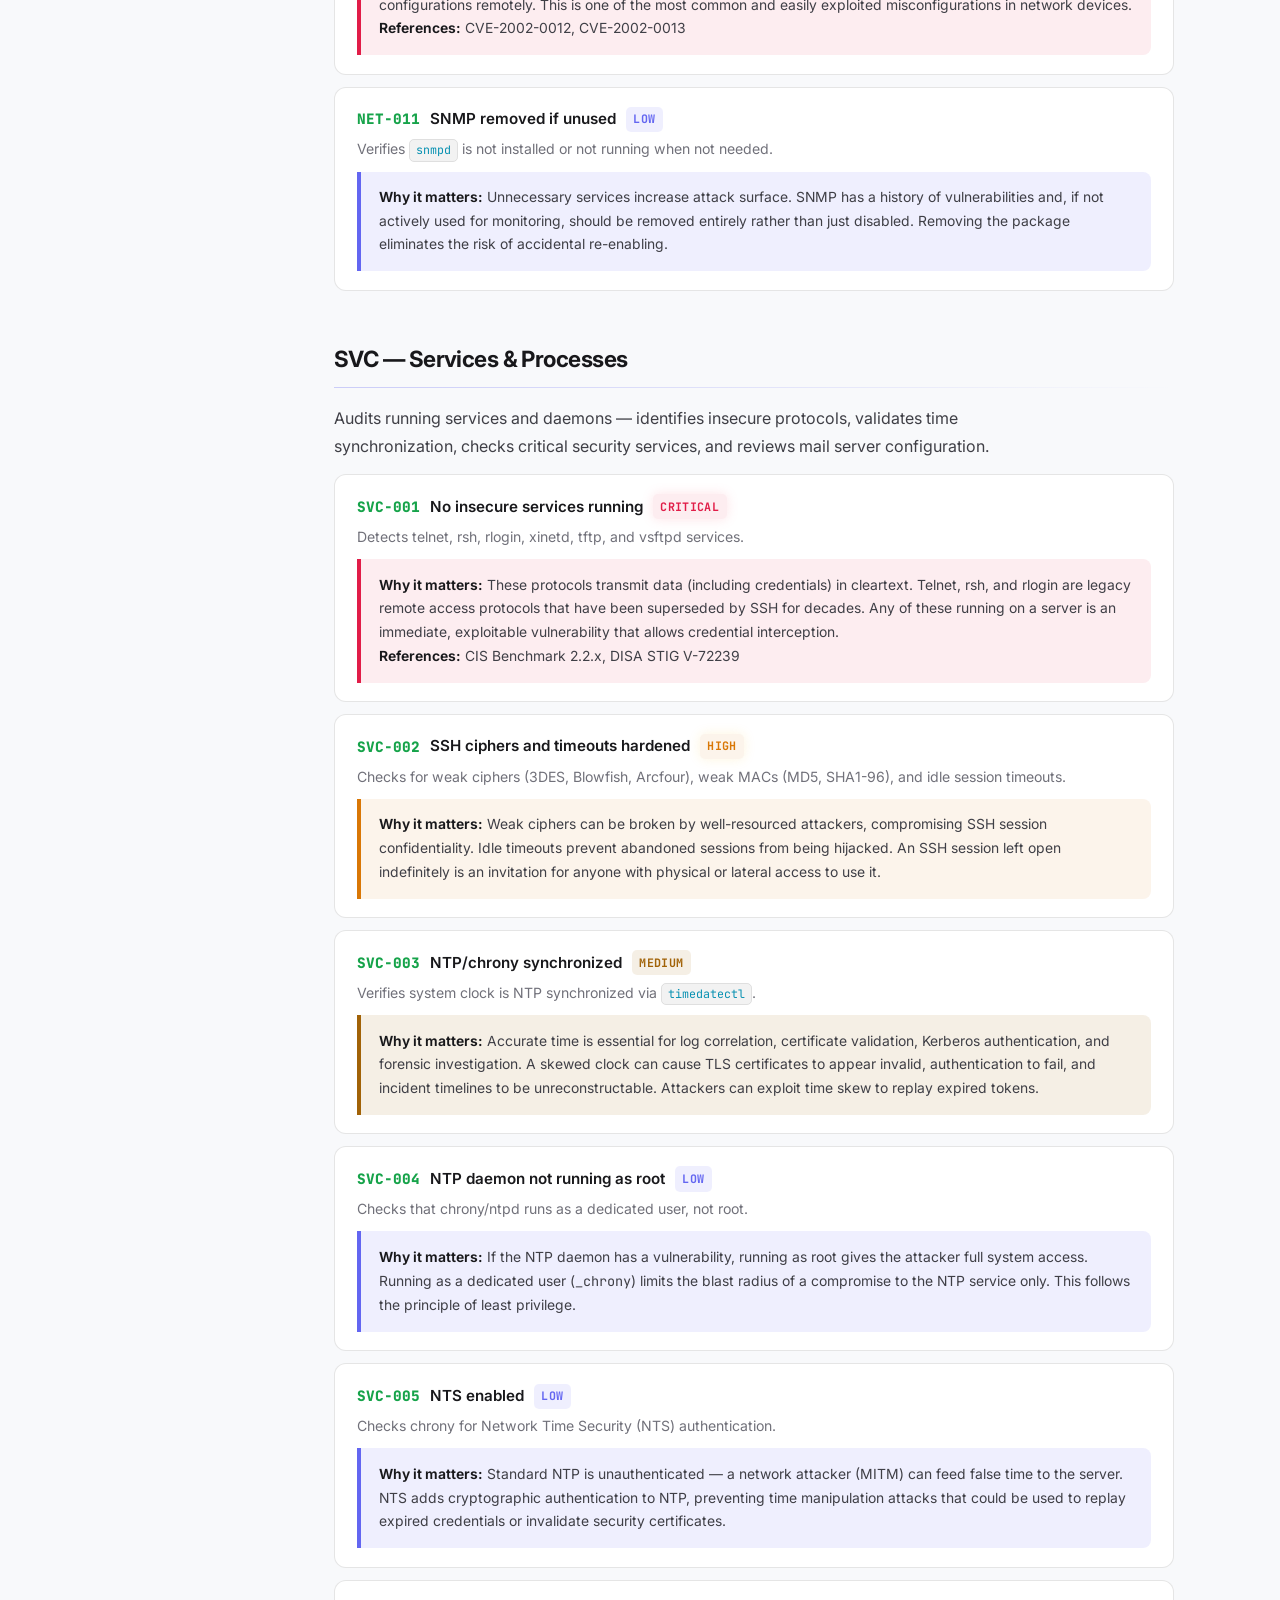
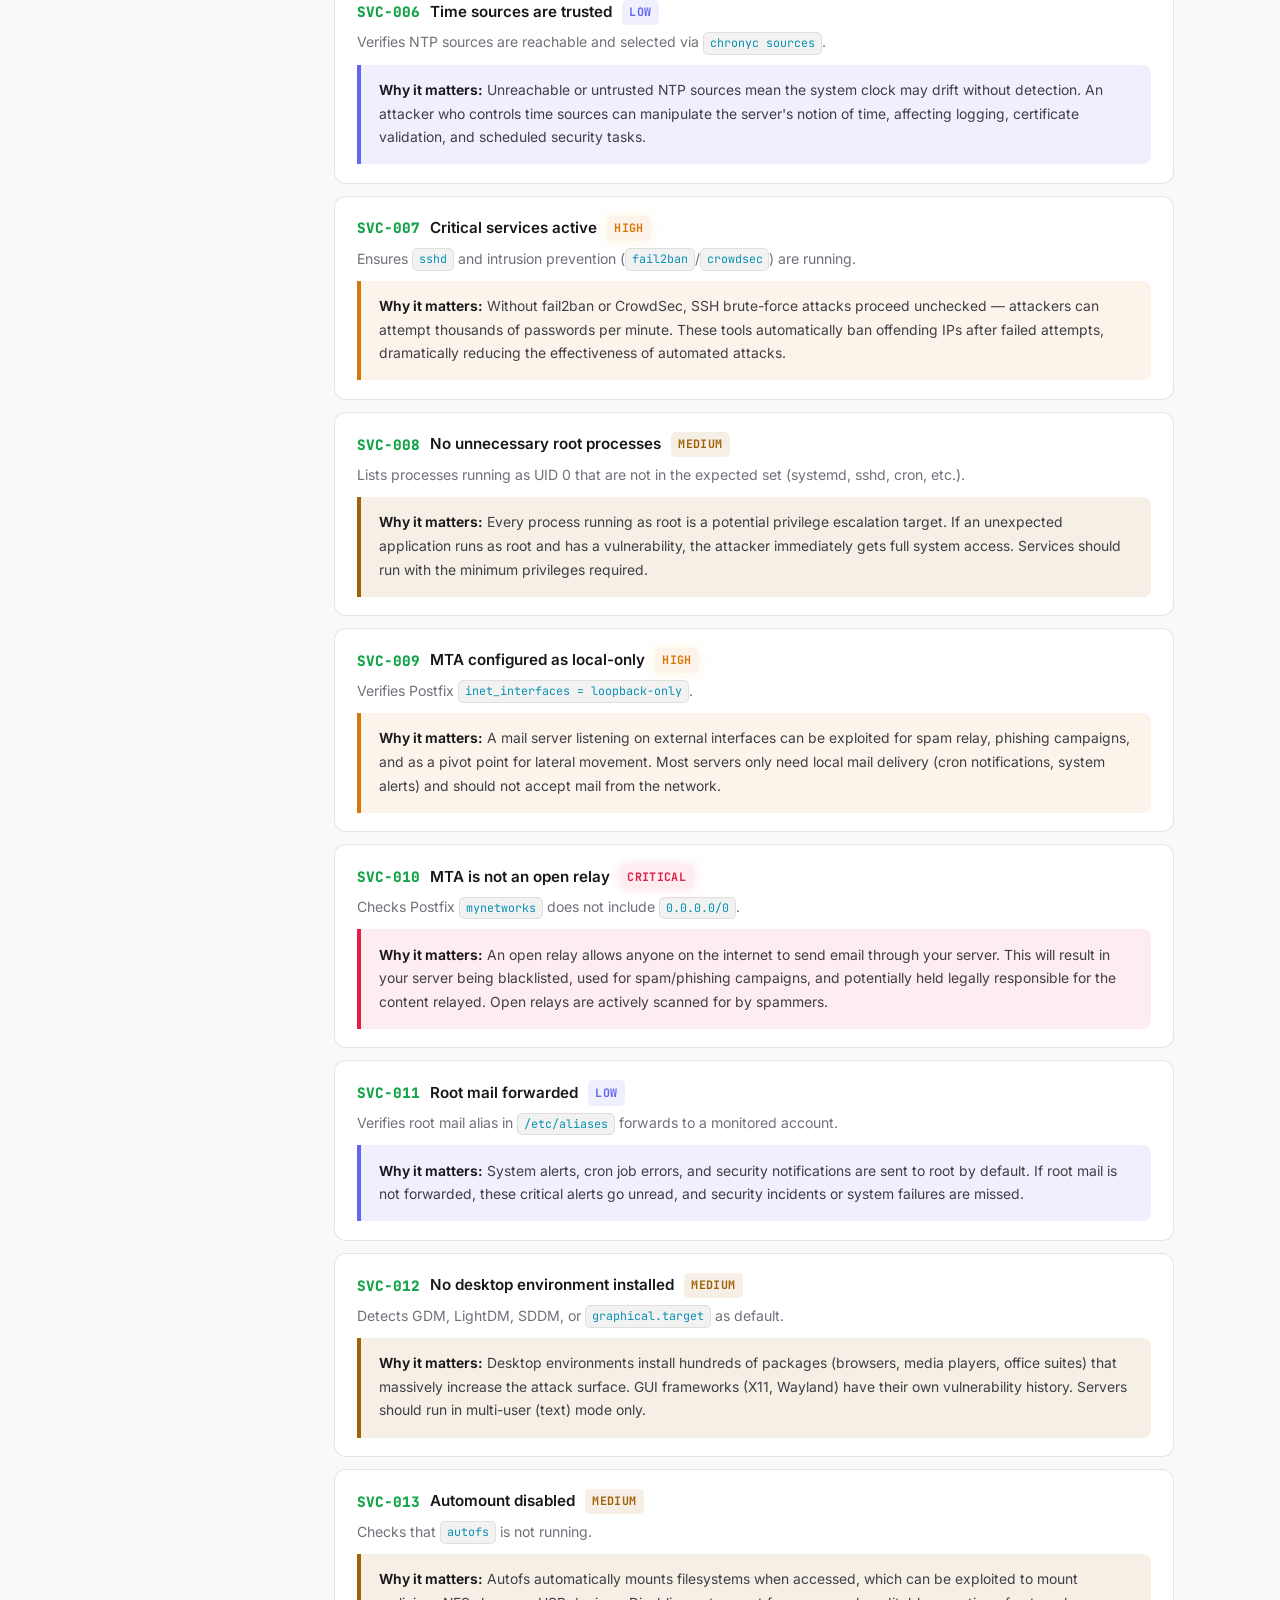
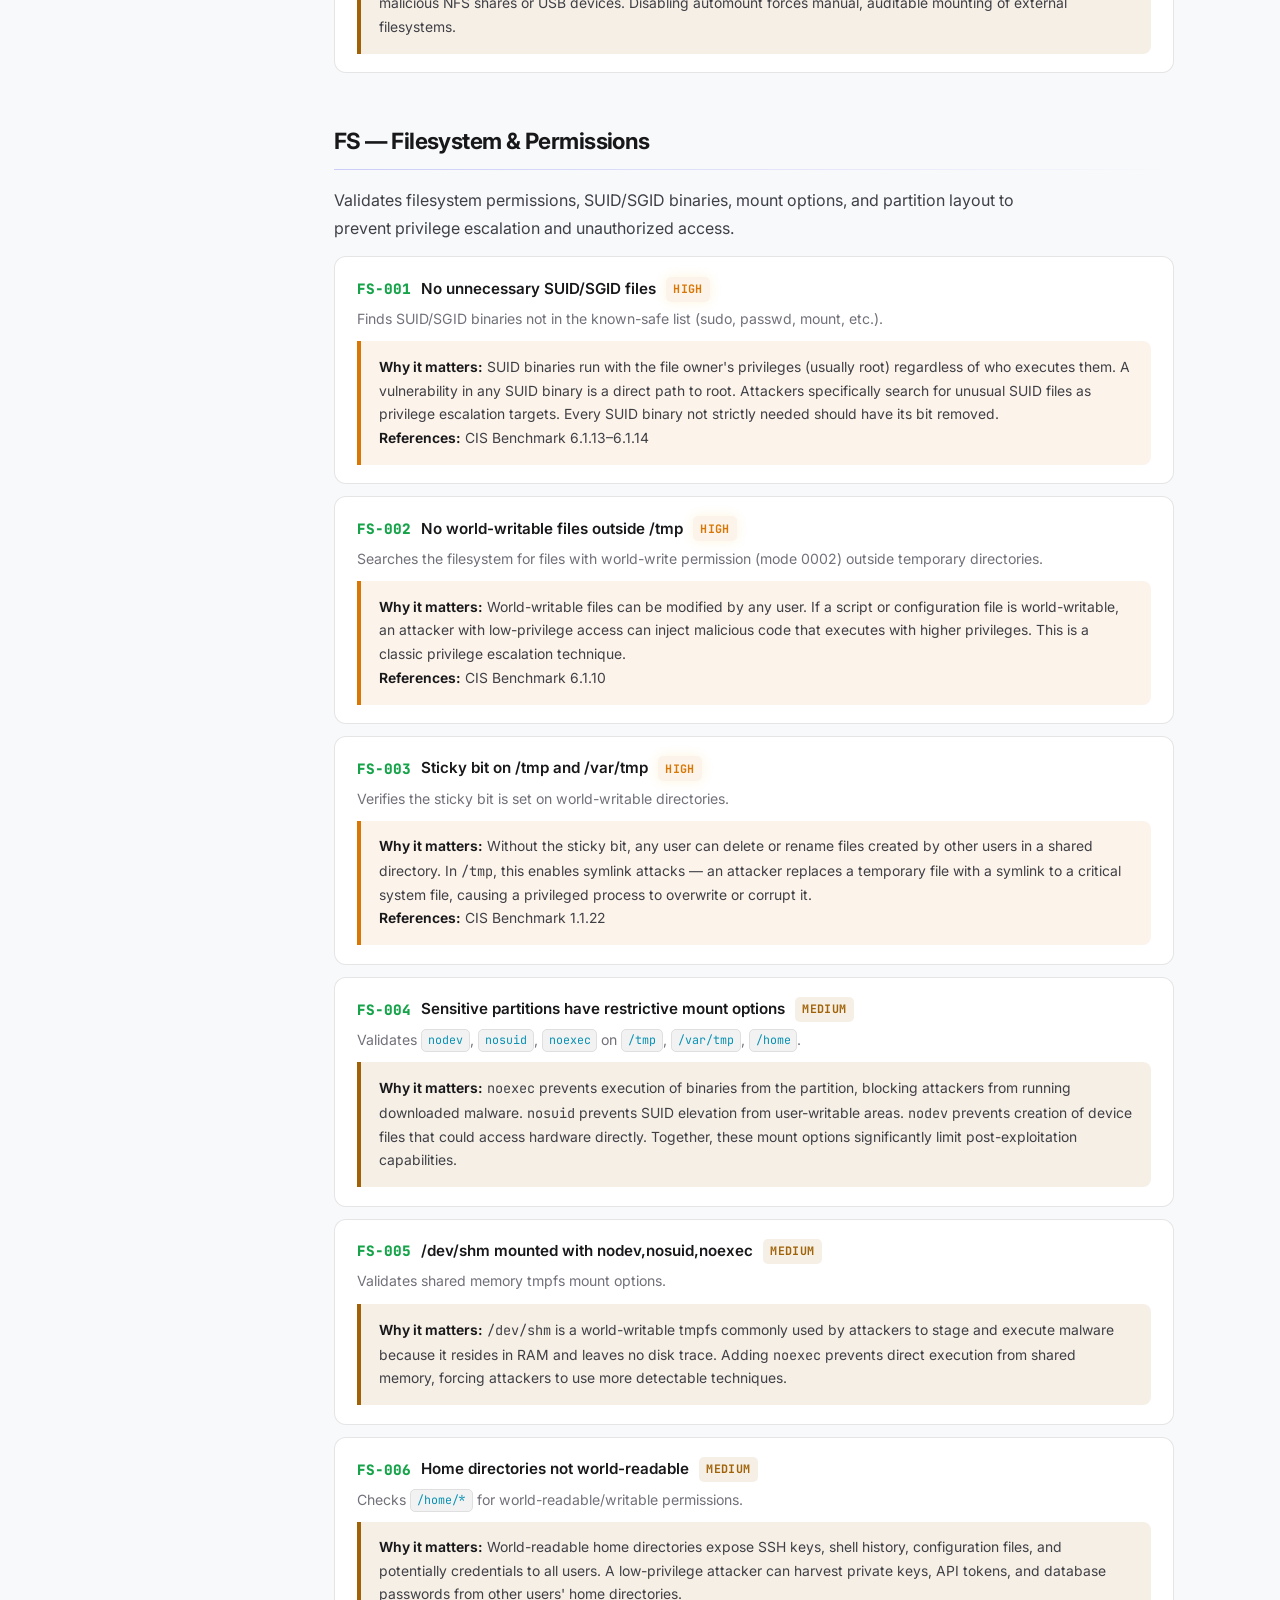
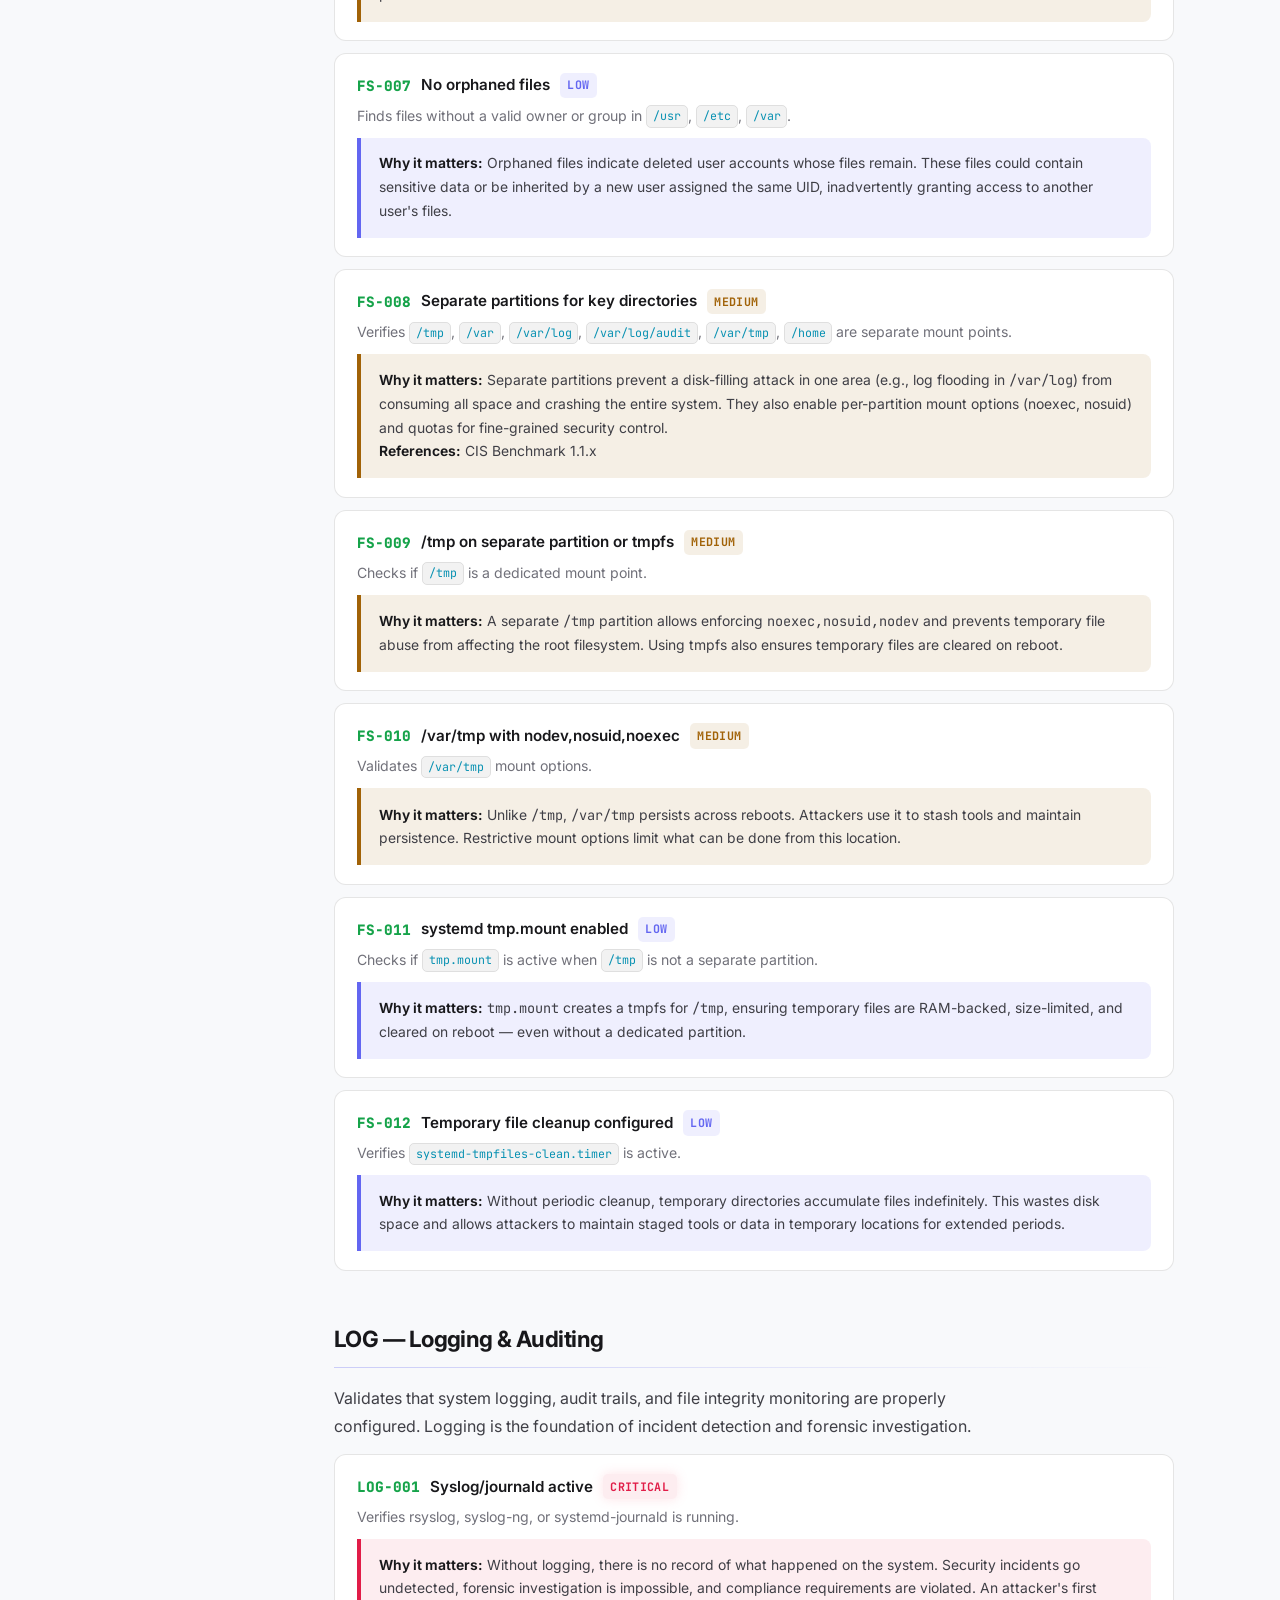
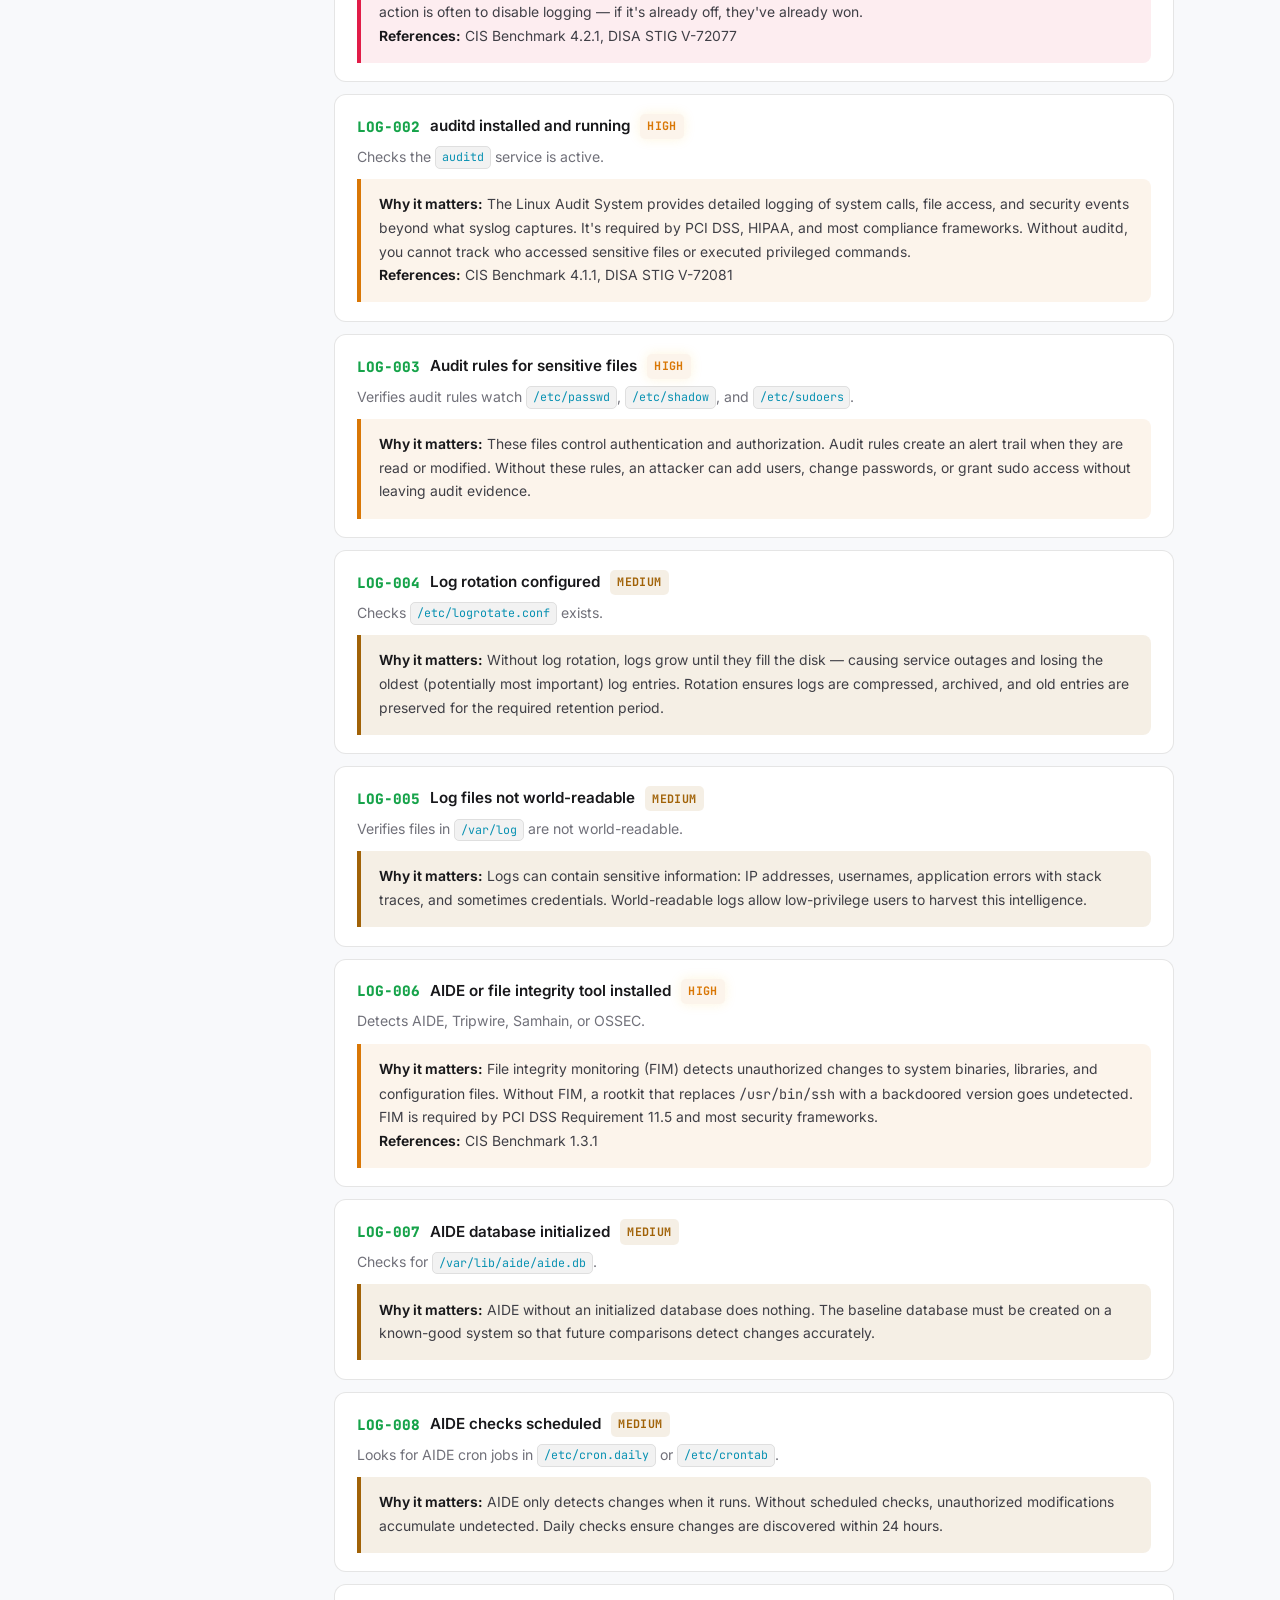
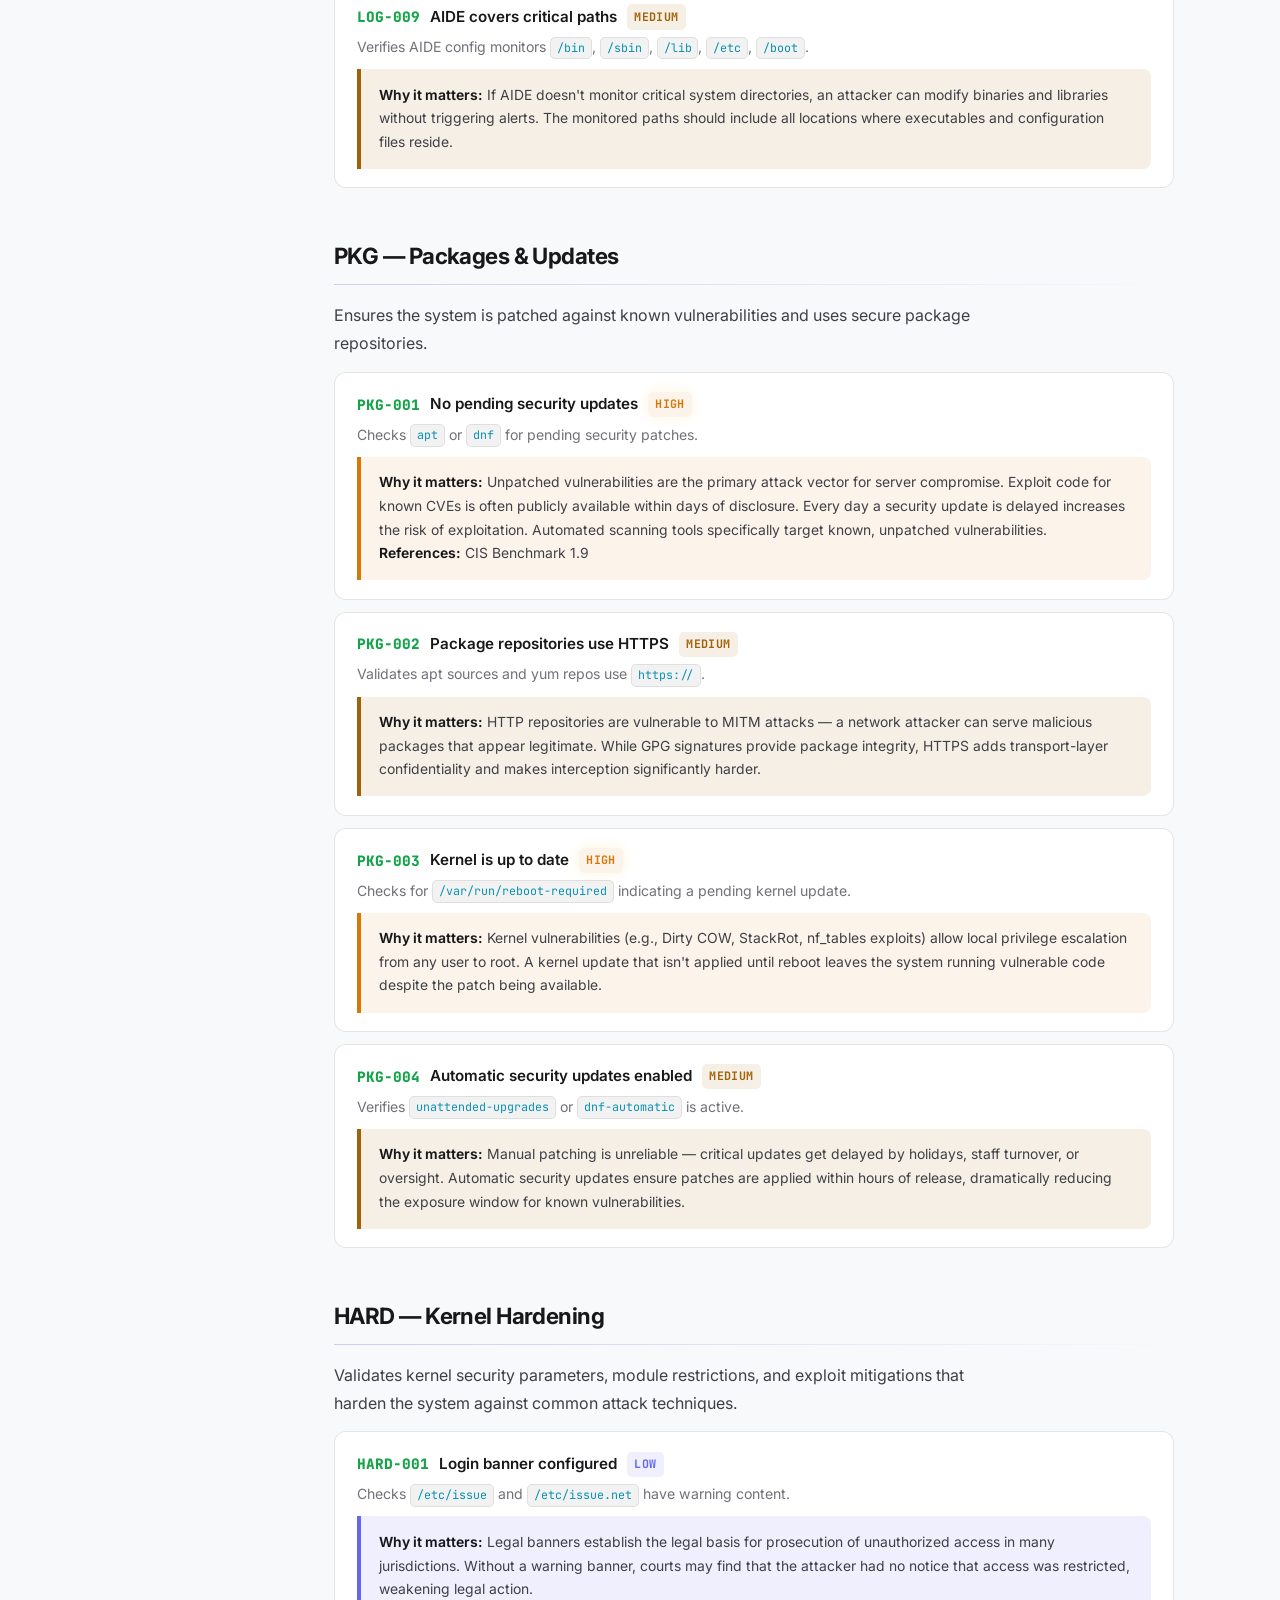
<file: docs/checks.html>
<!DOCTYPE html>
<html lang="en">
<head>
    <meta charset="UTF-8">
    <meta name="viewport" content="width=device-width, initial-scale=1.0">
    <title>Checks Reference — infraudit</title>
    <link rel="stylesheet" href="assets/style.css">
    <script defer src="https://cloud.umami.is/script.js" data-website-id="cc14f784-2bfa-44fc-b564-113f861336f0"></script>
</head>
<body>
    <nav class="sidebar">
        <div class="sidebar-header">
            <div style="display:flex;align-items:center;gap:.6rem">
                <h1>infraudit</h1>
                <span class="version">v2.2.1</span>
            </div>
            <div style="display:flex;align-items:center;gap:.4rem">
                <button class="theme-toggle" aria-label="Toggle theme">
                    <svg class="icon-moon" viewBox="0 0 24 24"><path d="M21 12.79A9 9 0 1 1 11.21 3a7 7 0 0 0 9.79 9.79z"/></svg>
                    <svg class="icon-sun" viewBox="0 0 24 24"><circle cx="12" cy="12" r="5"/><line x1="12" y1="1" x2="12" y2="3"/><line x1="12" y1="21" x2="12" y2="23"/><line x1="4.22" y1="4.22" x2="5.64" y2="5.64"/><line x1="18.36" y1="18.36" x2="19.78" y2="19.78"/><line x1="1" y1="12" x2="3" y2="12"/><line x1="21" y1="12" x2="23" y2="12"/><line x1="4.22" y1="19.78" x2="5.64" y2="18.36"/><line x1="18.36" y1="5.64" x2="19.78" y2="4.22"/></svg>
                </button>
                <button class="mobile-toggle" aria-label="Menu"><span></span></button>
            </div>
        </div>
        <ul class="nav-links">
            <li><a href="index.html">Home</a></li>
            <li><a href="getting-started.html">Getting Started</a></li>
            <li><a href="architecture.html">Architecture</a></li>
            <li><a href="checks.html" class="active">Checks Reference</a></li>
            <li><a href="configuration.html">Configuration</a></li>
            <li><a href="output.html">Output &amp; Reports</a></li>
            <li><a href="standards.html">Standards &amp; Methodology</a></li>
            <li><a href="roadmap.html">Roadmap</a></li>
        </ul>
        <div class="sidebar-footer">
            <a href="https://github.com/civanmoreno/infraudit" class="github-btn">
                <svg viewBox="0 0 16 16"><path d="M8 0C3.58 0 0 3.58 0 8c0 3.54 2.29 6.53 5.47 7.59.4.07.55-.17.55-.38 0-.19-.01-.82-.01-1.49-2.01.37-2.53-.49-2.69-.94-.09-.23-.48-.94-.82-1.13-.28-.15-.68-.52-.01-.53.63-.01 1.08.58 1.23.82.72 1.21 1.87.87 2.33.66.07-.52.28-.87.51-1.07-1.78-.2-3.64-.89-3.64-3.95 0-.87.31-1.59.82-2.15-.08-.2-.36-1.02.08-2.12 0 0 .67-.21 2.2.82.64-.18 1.32-.27 2-.27.68 0 1.36.09 2 .27 1.53-1.04 2.2-.82 2.2-.82.44 1.1.16 1.92.08 2.12.51.56.82 1.27.82 2.15 0 3.07-1.87 3.75-3.65 3.95.29.25.54.73.54 1.48 0 1.07-.01 1.93-.01 2.2 0 .21.15.46.55.38A8.013 8.013 0 0016 8c0-4.42-3.58-8-8-8z"/></svg>
                GitHub
            </a>
            <a href="https://github.com/civanmoreno/infraudit/discussions">Discussions</a>
        </div>
    </nav>

    <main class="content">
        <h1>Checks Reference</h1>
        <p>Complete reference of all 287 security checks. Each entry describes what is validated, why it matters, and the security consequences of a failed check.</p>

        <div class="toc-grid">
            <a href="#auth"><span class="prefix">AUTH</span> Users &amp; Authentication <span class="count">8</span></a>
            <a href="#pam"><span class="prefix">PAM</span> Password Policies <span class="count">5</span></a>
            <a href="#network"><span class="prefix">NET</span> Network &amp; Firewall <span class="count">11</span></a>
            <a href="#services"><span class="prefix">SVC</span> Services &amp; Processes <span class="count">13</span></a>
            <a href="#filesystem"><span class="prefix">FS</span> Filesystem &amp; Permissions <span class="count">12</span></a>
            <a href="#logging"><span class="prefix">LOG</span> Logging &amp; Auditing <span class="count">9</span></a>
            <a href="#packages"><span class="prefix">PKG</span> Packages &amp; Updates <span class="count">4</span></a>
            <a href="#hardening"><span class="prefix">HARD</span> Kernel Hardening <span class="count">12</span></a>
            <a href="#boot"><span class="prefix">BOOT</span> Boot Security &amp; MAC <span class="count">8</span></a>
            <a href="#cron"><span class="prefix">CRON</span> Scheduled Jobs <span class="count">7</span></a>
            <a href="#crypto"><span class="prefix">CRYPTO</span> TLS/SSL &amp; Cryptography <span class="count">9</span></a>
            <a href="#secrets"><span class="prefix">SEC</span> Secrets &amp; Credentials <span class="count">4</span></a>
            <a href="#container"><span class="prefix">CTR</span> Container Security <span class="count">11</span></a>
            <a href="#rlimit"><span class="prefix">RLIM</span> Resource Limits <span class="count">7</span></a>
            <a href="#nfs"><span class="prefix">NFS</span> Network Filesystems <span class="count">4</span></a>
            <a href="#malware"><span class="prefix">MAL</span> Rootkits &amp; Malware <span class="count">4</span></a>
            <a href="#backup"><span class="prefix">BAK</span> Backups <span class="count">4</span></a>
        </div>

        <!-- ═══════════════════════════════════════ AUTH ═══════════════════════════════════════ -->
        <h2 id="auth">AUTH — Users &amp; Authentication</h2>
        <p>Validates user accounts, SSH configuration, sudo policies, and file permissions that control who can access the system and how they authenticate.</p>

        <div class="check-detail">
            <h4><code>AUTH-001</code> SSH root login disabled <span class="badge critical">CRITICAL</span></h4>
            <p>Verifies that <code>PermitRootLogin</code> is set to <code>no</code> in <code>/etc/ssh/sshd_config</code> and drop-in configs.</p>
            <div class="risk-box critical">
                <strong>Why it matters:</strong> Direct root login via SSH allows attackers to brute-force the most privileged account on the system. A successful attack grants full control immediately — no privilege escalation needed. Disabling root login forces attackers to compromise a regular user first, then escalate, which is significantly harder and leaves more forensic evidence.<br>
                <strong>References:</strong> CIS Benchmark 5.2.10, DISA STIG V-72247
            </div>
        </div>

        <div class="check-detail">
            <h4><code>AUTH-002</code> SSH password authentication disabled <span class="badge high">HIGH</span></h4>
            <p>Checks that <code>PasswordAuthentication</code> is set to <code>no</code>, requiring key-based authentication only.</p>
            <div class="risk-box high">
                <strong>Why it matters:</strong> Password-based SSH authentication is vulnerable to brute-force and credential stuffing attacks. SSH keys provide cryptographically strong authentication that cannot be guessed. Even with fail2ban, password authentication exposes the server to large-scale automated attacks.<br>
                <strong>References:</strong> CIS Benchmark 5.2.15
            </div>
        </div>

        <div class="check-detail">
            <h4><code>AUTH-003</code> Only root has UID 0 <span class="badge critical">CRITICAL</span></h4>
            <p>Scans <code>/etc/passwd</code> for any account besides <code>root</code> with UID 0.</p>
            <div class="risk-box critical">
                <strong>Why it matters:</strong> Any account with UID 0 has unrestricted root privileges. A hidden UID 0 account is a common backdoor technique — an attacker creates a seemingly harmless user that secretly has full system control. This bypasses sudo logging and audit trails.<br>
                <strong>References:</strong> CIS Benchmark 6.2.2
            </div>
        </div>

        <div class="check-detail">
            <h4><code>AUTH-004</code> No users with empty password <span class="badge critical">CRITICAL</span></h4>
            <p>Reads <code>/etc/shadow</code> to find accounts with an empty password hash field.</p>
            <div class="risk-box critical">
                <strong>Why it matters:</strong> An account with an empty password can be accessed by anyone — locally, via SSH (if password auth is enabled), or through any PAM-based service. This is equivalent to leaving a door wide open. Attackers scan for these accounts as a trivial entry point.<br>
                <strong>References:</strong> CIS Benchmark 6.2.1
            </div>
        </div>

        <div class="check-detail">
            <h4><code>AUTH-005</code> System accounts have nologin shell <span class="badge high">HIGH</span></h4>
            <p>Verifies that system accounts (UID &lt; 1000) use <code>/sbin/nologin</code> or <code>/bin/false</code> as their shell.</p>
            <div class="risk-box high">
                <strong>Why it matters:</strong> System accounts like <code>www-data</code>, <code>mysql</code>, or <code>nobody</code> exist to run services with limited privileges. If these accounts have a real login shell, an attacker who compromises a service can pivot to an interactive session, install tools, and establish persistence. Nologin shells prevent this lateral movement.<br>
                <strong>References:</strong> CIS Benchmark 5.5.2
            </div>
        </div>

        <div class="check-detail">
            <h4><code>AUTH-006</code> No excessive NOPASSWD in sudoers <span class="badge high">HIGH</span></h4>
            <p>Scans <code>/etc/sudoers</code> and <code>/etc/sudoers.d/</code> for <code>NOPASSWD</code> directives.</p>
            <div class="risk-box high">
                <strong>Why it matters:</strong> <code>NOPASSWD</code> entries allow users to execute commands as root without re-authenticating. If an attacker compromises a user session (stolen SSH key, session hijacking), they inherit passwordless root access. Every NOPASSWD entry is a potential privilege escalation path that should be minimized and audited.<br>
                <strong>References:</strong> CIS Benchmark 5.3.4
            </div>
        </div>

        <div class="check-detail">
            <h4><code>AUTH-007</code> Sensitive auth files have correct permissions <span class="badge high">HIGH</span></h4>
            <p>Validates <code>/etc/passwd</code> (644), <code>/etc/shadow</code> (640), and <code>/etc/group</code> (644).</p>
            <div class="risk-box high">
                <strong>Why it matters:</strong> <code>/etc/shadow</code> contains password hashes — if world-readable, any user can copy the hashes and crack them offline at their leisure. Incorrect permissions on <code>/etc/passwd</code> could allow modification of user accounts. These files are the foundation of Linux authentication.<br>
                <strong>References:</strong> CIS Benchmark 6.1.2–6.1.4
            </div>
        </div>

        <div class="check-detail">
            <h4><code>AUTH-008</code> su restricted via pam_wheel <span class="badge medium">MEDIUM</span></h4>
            <p>Checks <code>/etc/pam.d/su</code> for an active <code>pam_wheel.so</code> requirement.</p>
            <div class="risk-box medium">
                <strong>Why it matters:</strong> Without <code>pam_wheel.so</code>, any user who knows root's password can use <code>su</code> to become root. Restricting <code>su</code> to the <code>wheel</code> group limits who can even attempt to escalate, adding a layer of defense even if root's password is leaked.<br>
                <strong>References:</strong> CIS Benchmark 5.6
            </div>
        </div>

        <!-- ═══════════════════════════════════════ PAM ═══════════════════════════════════════ -->
        <h2 id="pam">PAM — Password Policies</h2>
        <p>Validates PAM (Pluggable Authentication Modules) configuration for password strength, reuse prevention, and account lockout policies.</p>

        <div class="check-detail">
            <h4><code>PAM-001</code> Password quality enforced via pam_pwquality <span class="badge medium">MEDIUM</span></h4>
            <p>Verifies <code>pam_pwquality</code> is enabled and configured with <code>minlen &ge; 14</code> and <code>minclass &ge; 4</code>.</p>
            <div class="risk-box medium">
                <strong>Why it matters:</strong> Weak passwords are the #1 attack vector for credential-based attacks. Without enforced complexity, users will choose passwords like "password123" that fall in seconds to dictionary attacks. NIST SP 800-63B recommends minimum 14 characters with multiple character classes.<br>
                <strong>References:</strong> CIS Benchmark 5.4.1
            </div>
        </div>

        <div class="check-detail">
            <h4><code>PAM-002</code> Password reuse prevention configured <span class="badge medium">MEDIUM</span></h4>
            <p>Checks <code>pam_pwhistory</code> or <code>pam_unix</code> with <code>remember &ge; 5</code>.</p>
            <div class="risk-box medium">
                <strong>Why it matters:</strong> If users can reuse passwords, a previously compromised password remains valid indefinitely. Remembering the last 5+ passwords forces users to create genuinely new credentials after a breach, closing the window of exposure.<br>
                <strong>References:</strong> CIS Benchmark 5.4.3
            </div>
        </div>

        <div class="check-detail">
            <h4><code>PAM-003</code> Account lockout after failed attempts <span class="badge high">HIGH</span></h4>
            <p>Validates <code>pam_faillock</code> is configured with <code>deny &le; 5</code> and <code>unlock_time &ge; 900</code> seconds.</p>
            <div class="risk-box high">
                <strong>Why it matters:</strong> Without account lockout, an attacker can attempt unlimited password guesses against local accounts. Even with strong passwords, a sufficiently persistent attacker can eventually succeed. Lockout after 5 attempts with a 15-minute cooldown makes brute-force impractical while remaining usable.<br>
                <strong>References:</strong> CIS Benchmark 5.4.2, DISA STIG V-71943
            </div>
        </div>

        <div class="check-detail">
            <h4><code>PAM-004</code> PAM module ordering correct <span class="badge medium">MEDIUM</span></h4>
            <p>Ensures <code>pam_faillock</code> appears before <code>pam_unix</code> in the auth stack.</p>
            <div class="risk-box medium">
                <strong>Why it matters:</strong> If <code>pam_unix</code> processes the authentication attempt before <code>pam_faillock</code>, the lockout mechanism is bypassed entirely — failed attempts are never counted. This is a subtle misconfiguration that completely negates account lockout protection.<br>
                <strong>References:</strong> CIS Benchmark 5.4.2
            </div>
        </div>

        <div class="check-detail">
            <h4><code>PAM-005</code> Password expiration configured <span class="badge low">LOW</span></h4>
            <p>Validates <code>/etc/login.defs</code>: <code>PASS_MAX_DAYS &le; 365</code>, <code>PASS_MIN_DAYS &ge; 1</code>, <code>PASS_WARN_AGE &ge; 7</code>.</p>
            <div class="risk-box low">
                <strong>Why it matters:</strong> Password aging ensures credentials don't remain valid indefinitely. While NIST 800-63B no longer recommends periodic rotation for strong passwords, many compliance frameworks (PCI DSS, HIPAA) still require it. <code>PASS_MIN_DAYS</code> prevents users from cycling through passwords to return to their favorite.<br>
                <strong>References:</strong> CIS Benchmark 5.5.1
            </div>
        </div>

        <!-- ═══════════════════════════════════════ NET ═══════════════════════════════════════ -->
        <h2 id="network">NET — Network &amp; Firewall</h2>
        <p>Evaluates network security: firewall status, exposed ports, IP forwarding, DNS security, and SNMP configuration.</p>

        <div class="check-detail">
            <h4><code>NET-001</code> Firewall is active <span class="badge critical">CRITICAL</span></h4>
            <p>Detects active firewall via <code>ufw</code>, <code>nftables</code>, or <code>iptables</code> with loaded rules.</p>
            <div class="risk-box critical">
                <strong>Why it matters:</strong> A server without a firewall exposes every listening service to the entire network. Any vulnerability in any service becomes directly exploitable. A firewall is the most fundamental network defense — without it, internal services (databases, admin panels, debug ports) are accessible to attackers.<br>
                <strong>References:</strong> CIS Benchmark 3.5.1, DISA STIG V-72315
            </div>
        </div>

        <div class="check-detail">
            <h4><code>NET-002</code> No unnecessary open ports <span class="badge high">HIGH</span></h4>
            <p>Parses <code>/proc/net/tcp</code> and <code>/proc/net/tcp6</code> to list all listening TCP ports.</p>
            <div class="risk-box high">
                <strong>Why it matters:</strong> Every open port is an attack surface. Unnecessary services listening on the network increase the risk of exploitation. A forgotten debug server, an unused database port, or a test API can all be entry points. Regular port auditing ensures only intended services are exposed.<br>
                <strong>References:</strong> CIS Benchmark 3.5.4
            </div>
        </div>

        <div class="check-detail">
            <h4><code>NET-003</code> IP forwarding disabled <span class="badge medium">MEDIUM</span></h4>
            <p>Checks <code>net.ipv4.ip_forward</code> and <code>net.ipv6.conf.all.forwarding</code> are 0.</p>
            <div class="risk-box medium">
                <strong>Why it matters:</strong> IP forwarding turns the server into a router, allowing it to pass traffic between networks. If enabled unintentionally, an attacker who compromises the server can use it to reach otherwise isolated networks, bypassing network segmentation and firewall rules.<br>
                <strong>References:</strong> CIS Benchmark 3.2.1
            </div>
        </div>

        <div class="check-detail">
            <h4><code>NET-004</code> Services not bound to 0.0.0.0 <span class="badge medium">MEDIUM</span></h4>
            <p>Identifies services listening on all interfaces (0.0.0.0) instead of localhost or specific IPs.</p>
            <div class="risk-box medium">
                <strong>Why it matters:</strong> A service bound to 0.0.0.0 is accessible from every network interface. Internal services (monitoring, management, databases) should bind to localhost or a management interface only. Binding to all interfaces unnecessarily extends the attack surface to public networks.
            </div>
        </div>

        <div class="check-detail">
            <h4><code>NET-005</code> DNS resolvers configured <span class="badge low">LOW</span></h4>
            <p>Verifies <code>nameserver</code> entries exist in <code>/etc/resolv.conf</code>.</p>
            <div class="risk-box low">
                <strong>Why it matters:</strong> Without DNS resolvers, the system cannot resolve hostnames — breaking package updates, certificate validation (CRL/OCSP), and security tool connectivity. This is primarily an availability concern but can also prevent security updates from being fetched.
            </div>
        </div>

        <div class="check-detail">
            <h4><code>NET-006</code> DNSSEC validation enabled <span class="badge low">LOW</span></h4>
            <p>Checks <code>DNSSEC=yes</code> in <code>systemd-resolved</code> or presence of Unbound resolver.</p>
            <div class="risk-box low">
                <strong>Why it matters:</strong> Without DNSSEC, DNS responses can be forged (DNS spoofing/cache poisoning). An attacker can redirect the server to malicious IP addresses for package repositories, update servers, or API endpoints. DNSSEC cryptographically validates DNS responses to prevent tampering.
            </div>
        </div>

        <div class="check-detail">
            <h4><code>NET-007</code> DNS over TLS/HTTPS configured <span class="badge low">LOW</span></h4>
            <p>Verifies <code>DNSOverTLS=yes</code> or <code>opportunistic</code> in <code>systemd-resolved</code>.</p>
            <div class="risk-box low">
                <strong>Why it matters:</strong> Standard DNS queries are sent in cleartext, allowing anyone on the network path to see which domains the server resolves. DNS over TLS/HTTPS encrypts queries, preventing traffic analysis and DNS-based surveillance or interception.
            </div>
        </div>

        <div class="check-detail">
            <h4><code>NET-008</code> IPv6 disabled or properly configured <span class="badge medium">MEDIUM</span></h4>
            <p>Checks if IPv6 is disabled or, if enabled, that Router Advertisements are rejected (<code>accept_ra=0</code>).</p>
            <div class="risk-box medium">
                <strong>Why it matters:</strong> If IPv6 is enabled but not managed, rogue Router Advertisements can redirect traffic through an attacker-controlled gateway (MITM). Many organizations don't monitor IPv6 traffic, making it an invisible attack channel. If IPv6 isn't needed, disabling it removes this entire attack surface.
            </div>
        </div>

        <div class="check-detail">
            <h4><code>NET-009</code> SNMP v1/v2c disabled <span class="badge high">HIGH</span></h4>
            <p>Checks <code>/etc/snmp/snmpd.conf</code> for <code>rocommunity</code>/<code>rwcommunity</code> directives (v1/v2c).</p>
            <div class="risk-box high">
                <strong>Why it matters:</strong> SNMP v1/v2c transmits community strings (passwords) in cleartext and has no encryption. An attacker sniffing the network captures the community string and gains read or read-write access to the device's management data — including routing tables, interface configs, and system information. Only SNMPv3 with authentication and encryption is considered secure.<br>
                <strong>References:</strong> CIS Benchmark 3.6
            </div>
        </div>

        <div class="check-detail">
            <h4><code>NET-010</code> Default SNMP community strings removed <span class="badge critical">CRITICAL</span></h4>
            <p>Checks for <code>public</code> and <code>private</code> community strings in snmpd.conf.</p>
            <div class="risk-box critical">
                <strong>Why it matters:</strong> "public" and "private" are the default SNMP community strings that attackers try first. Automated scanners and worms target these defaults. With <code>rwcommunity private</code>, an attacker can modify device configurations remotely. This is one of the most common and easily exploited misconfigurations in network devices.<br>
                <strong>References:</strong> CVE-2002-0012, CVE-2002-0013
            </div>
        </div>

        <div class="check-detail">
            <h4><code>NET-011</code> SNMP removed if unused <span class="badge low">LOW</span></h4>
            <p>Verifies <code>snmpd</code> is not installed or not running when not needed.</p>
            <div class="risk-box low">
                <strong>Why it matters:</strong> Unnecessary services increase attack surface. SNMP has a history of vulnerabilities and, if not actively used for monitoring, should be removed entirely rather than just disabled. Removing the package eliminates the risk of accidental re-enabling.
            </div>
        </div>

        <!-- ═══════════════════════════════════════ SVC ═══════════════════════════════════════ -->
        <h2 id="services">SVC — Services &amp; Processes</h2>
        <p>Audits running services and daemons — identifies insecure protocols, validates time synchronization, checks critical security services, and reviews mail server configuration.</p>

        <div class="check-detail">
            <h4><code>SVC-001</code> No insecure services running <span class="badge critical">CRITICAL</span></h4>
            <p>Detects telnet, rsh, rlogin, xinetd, tftp, and vsftpd services.</p>
            <div class="risk-box critical">
                <strong>Why it matters:</strong> These protocols transmit data (including credentials) in cleartext. Telnet, rsh, and rlogin are legacy remote access protocols that have been superseded by SSH for decades. Any of these running on a server is an immediate, exploitable vulnerability that allows credential interception.<br>
                <strong>References:</strong> CIS Benchmark 2.2.x, DISA STIG V-72239
            </div>
        </div>

        <div class="check-detail">
            <h4><code>SVC-002</code> SSH ciphers and timeouts hardened <span class="badge high">HIGH</span></h4>
            <p>Checks for weak ciphers (3DES, Blowfish, Arcfour), weak MACs (MD5, SHA1-96), and idle session timeouts.</p>
            <div class="risk-box high">
                <strong>Why it matters:</strong> Weak ciphers can be broken by well-resourced attackers, compromising SSH session confidentiality. Idle timeouts prevent abandoned sessions from being hijacked. An SSH session left open indefinitely is an invitation for anyone with physical or lateral access to use it.
            </div>
        </div>

        <div class="check-detail">
            <h4><code>SVC-003</code> NTP/chrony synchronized <span class="badge medium">MEDIUM</span></h4>
            <p>Verifies system clock is NTP synchronized via <code>timedatectl</code>.</p>
            <div class="risk-box medium">
                <strong>Why it matters:</strong> Accurate time is essential for log correlation, certificate validation, Kerberos authentication, and forensic investigation. A skewed clock can cause TLS certificates to appear invalid, authentication to fail, and incident timelines to be unreconstructable. Attackers can exploit time skew to replay expired tokens.
            </div>
        </div>

        <div class="check-detail">
            <h4><code>SVC-004</code> NTP daemon not running as root <span class="badge low">LOW</span></h4>
            <p>Checks that chrony/ntpd runs as a dedicated user, not root.</p>
            <div class="risk-box low">
                <strong>Why it matters:</strong> If the NTP daemon has a vulnerability, running as root gives the attacker full system access. Running as a dedicated user (<code>_chrony</code>) limits the blast radius of a compromise to the NTP service only. This follows the principle of least privilege.
            </div>
        </div>

        <div class="check-detail">
            <h4><code>SVC-005</code> NTS enabled <span class="badge low">LOW</span></h4>
            <p>Checks chrony for Network Time Security (NTS) authentication.</p>
            <div class="risk-box low">
                <strong>Why it matters:</strong> Standard NTP is unauthenticated — a network attacker (MITM) can feed false time to the server. NTS adds cryptographic authentication to NTP, preventing time manipulation attacks that could be used to replay expired credentials or invalidate security certificates.
            </div>
        </div>

        <div class="check-detail">
            <h4><code>SVC-006</code> Time sources are trusted <span class="badge low">LOW</span></h4>
            <p>Verifies NTP sources are reachable and selected via <code>chronyc sources</code>.</p>
            <div class="risk-box low">
                <strong>Why it matters:</strong> Unreachable or untrusted NTP sources mean the system clock may drift without detection. An attacker who controls time sources can manipulate the server's notion of time, affecting logging, certificate validation, and scheduled security tasks.
            </div>
        </div>

        <div class="check-detail">
            <h4><code>SVC-007</code> Critical services active <span class="badge high">HIGH</span></h4>
            <p>Ensures <code>sshd</code> and intrusion prevention (<code>fail2ban</code>/<code>crowdsec</code>) are running.</p>
            <div class="risk-box high">
                <strong>Why it matters:</strong> Without fail2ban or CrowdSec, SSH brute-force attacks proceed unchecked — attackers can attempt thousands of passwords per minute. These tools automatically ban offending IPs after failed attempts, dramatically reducing the effectiveness of automated attacks.
            </div>
        </div>

        <div class="check-detail">
            <h4><code>SVC-008</code> No unnecessary root processes <span class="badge medium">MEDIUM</span></h4>
            <p>Lists processes running as UID 0 that are not in the expected set (systemd, sshd, cron, etc.).</p>
            <div class="risk-box medium">
                <strong>Why it matters:</strong> Every process running as root is a potential privilege escalation target. If an unexpected application runs as root and has a vulnerability, the attacker immediately gets full system access. Services should run with the minimum privileges required.
            </div>
        </div>

        <div class="check-detail">
            <h4><code>SVC-009</code> MTA configured as local-only <span class="badge high">HIGH</span></h4>
            <p>Verifies Postfix <code>inet_interfaces = loopback-only</code>.</p>
            <div class="risk-box high">
                <strong>Why it matters:</strong> A mail server listening on external interfaces can be exploited for spam relay, phishing campaigns, and as a pivot point for lateral movement. Most servers only need local mail delivery (cron notifications, system alerts) and should not accept mail from the network.
            </div>
        </div>

        <div class="check-detail">
            <h4><code>SVC-010</code> MTA is not an open relay <span class="badge critical">CRITICAL</span></h4>
            <p>Checks Postfix <code>mynetworks</code> does not include <code>0.0.0.0/0</code>.</p>
            <div class="risk-box critical">
                <strong>Why it matters:</strong> An open relay allows anyone on the internet to send email through your server. This will result in your server being blacklisted, used for spam/phishing campaigns, and potentially held legally responsible for the content relayed. Open relays are actively scanned for by spammers.
            </div>
        </div>

        <div class="check-detail">
            <h4><code>SVC-011</code> Root mail forwarded <span class="badge low">LOW</span></h4>
            <p>Verifies root mail alias in <code>/etc/aliases</code> forwards to a monitored account.</p>
            <div class="risk-box low">
                <strong>Why it matters:</strong> System alerts, cron job errors, and security notifications are sent to root by default. If root mail is not forwarded, these critical alerts go unread, and security incidents or system failures are missed.
            </div>
        </div>

        <div class="check-detail">
            <h4><code>SVC-012</code> No desktop environment installed <span class="badge medium">MEDIUM</span></h4>
            <p>Detects GDM, LightDM, SDDM, or <code>graphical.target</code> as default.</p>
            <div class="risk-box medium">
                <strong>Why it matters:</strong> Desktop environments install hundreds of packages (browsers, media players, office suites) that massively increase the attack surface. GUI frameworks (X11, Wayland) have their own vulnerability history. Servers should run in multi-user (text) mode only.
            </div>
        </div>

        <div class="check-detail">
            <h4><code>SVC-013</code> Automount disabled <span class="badge medium">MEDIUM</span></h4>
            <p>Checks that <code>autofs</code> is not running.</p>
            <div class="risk-box medium">
                <strong>Why it matters:</strong> Autofs automatically mounts filesystems when accessed, which can be exploited to mount malicious NFS shares or USB devices. Disabling automount forces manual, auditable mounting of external filesystems.
            </div>
        </div>

        <!-- ═══════════════════════════════════════ FS ═══════════════════════════════════════ -->
        <h2 id="filesystem">FS — Filesystem &amp; Permissions</h2>
        <p>Validates filesystem permissions, SUID/SGID binaries, mount options, and partition layout to prevent privilege escalation and unauthorized access.</p>

        <div class="check-detail">
            <h4><code>FS-001</code> No unnecessary SUID/SGID files <span class="badge high">HIGH</span></h4>
            <p>Finds SUID/SGID binaries not in the known-safe list (sudo, passwd, mount, etc.).</p>
            <div class="risk-box high">
                <strong>Why it matters:</strong> SUID binaries run with the file owner's privileges (usually root) regardless of who executes them. A vulnerability in any SUID binary is a direct path to root. Attackers specifically search for unusual SUID files as privilege escalation targets. Every SUID binary not strictly needed should have its bit removed.<br>
                <strong>References:</strong> CIS Benchmark 6.1.13–6.1.14
            </div>
        </div>

        <div class="check-detail">
            <h4><code>FS-002</code> No world-writable files outside /tmp <span class="badge high">HIGH</span></h4>
            <p>Searches the filesystem for files with world-write permission (mode 0002) outside temporary directories.</p>
            <div class="risk-box high">
                <strong>Why it matters:</strong> World-writable files can be modified by any user. If a script or configuration file is world-writable, an attacker with low-privilege access can inject malicious code that executes with higher privileges. This is a classic privilege escalation technique.<br>
                <strong>References:</strong> CIS Benchmark 6.1.10
            </div>
        </div>

        <div class="check-detail">
            <h4><code>FS-003</code> Sticky bit on /tmp and /var/tmp <span class="badge high">HIGH</span></h4>
            <p>Verifies the sticky bit is set on world-writable directories.</p>
            <div class="risk-box high">
                <strong>Why it matters:</strong> Without the sticky bit, any user can delete or rename files created by other users in a shared directory. In <code>/tmp</code>, this enables symlink attacks — an attacker replaces a temporary file with a symlink to a critical system file, causing a privileged process to overwrite or corrupt it.<br>
                <strong>References:</strong> CIS Benchmark 1.1.22
            </div>
        </div>

        <div class="check-detail">
            <h4><code>FS-004</code> Sensitive partitions have restrictive mount options <span class="badge medium">MEDIUM</span></h4>
            <p>Validates <code>nodev</code>, <code>nosuid</code>, <code>noexec</code> on <code>/tmp</code>, <code>/var/tmp</code>, <code>/home</code>.</p>
            <div class="risk-box medium">
                <strong>Why it matters:</strong> <code>noexec</code> prevents execution of binaries from the partition, blocking attackers from running downloaded malware. <code>nosuid</code> prevents SUID elevation from user-writable areas. <code>nodev</code> prevents creation of device files that could access hardware directly. Together, these mount options significantly limit post-exploitation capabilities.
            </div>
        </div>

        <div class="check-detail">
            <h4><code>FS-005</code> /dev/shm mounted with nodev,nosuid,noexec <span class="badge medium">MEDIUM</span></h4>
            <p>Validates shared memory tmpfs mount options.</p>
            <div class="risk-box medium">
                <strong>Why it matters:</strong> <code>/dev/shm</code> is a world-writable tmpfs commonly used by attackers to stage and execute malware because it resides in RAM and leaves no disk trace. Adding <code>noexec</code> prevents direct execution from shared memory, forcing attackers to use more detectable techniques.
            </div>
        </div>

        <div class="check-detail">
            <h4><code>FS-006</code> Home directories not world-readable <span class="badge medium">MEDIUM</span></h4>
            <p>Checks <code>/home/*</code> for world-readable/writable permissions.</p>
            <div class="risk-box medium">
                <strong>Why it matters:</strong> World-readable home directories expose SSH keys, shell history, configuration files, and potentially credentials to all users. A low-privilege attacker can harvest private keys, API tokens, and database passwords from other users' home directories.
            </div>
        </div>

        <div class="check-detail">
            <h4><code>FS-007</code> No orphaned files <span class="badge low">LOW</span></h4>
            <p>Finds files without a valid owner or group in <code>/usr</code>, <code>/etc</code>, <code>/var</code>.</p>
            <div class="risk-box low">
                <strong>Why it matters:</strong> Orphaned files indicate deleted user accounts whose files remain. These files could contain sensitive data or be inherited by a new user assigned the same UID, inadvertently granting access to another user's files.
            </div>
        </div>

        <div class="check-detail">
            <h4><code>FS-008</code> Separate partitions for key directories <span class="badge medium">MEDIUM</span></h4>
            <p>Verifies <code>/tmp</code>, <code>/var</code>, <code>/var/log</code>, <code>/var/log/audit</code>, <code>/var/tmp</code>, <code>/home</code> are separate mount points.</p>
            <div class="risk-box medium">
                <strong>Why it matters:</strong> Separate partitions prevent a disk-filling attack in one area (e.g., log flooding in <code>/var/log</code>) from consuming all space and crashing the entire system. They also enable per-partition mount options (noexec, nosuid) and quotas for fine-grained security control.<br>
                <strong>References:</strong> CIS Benchmark 1.1.x
            </div>
        </div>

        <div class="check-detail">
            <h4><code>FS-009</code> /tmp on separate partition or tmpfs <span class="badge medium">MEDIUM</span></h4>
            <p>Checks if <code>/tmp</code> is a dedicated mount point.</p>
            <div class="risk-box medium"><strong>Why it matters:</strong> A separate <code>/tmp</code> partition allows enforcing <code>noexec,nosuid,nodev</code> and prevents temporary file abuse from affecting the root filesystem. Using tmpfs also ensures temporary files are cleared on reboot.</div>
        </div>

        <div class="check-detail">
            <h4><code>FS-010</code> /var/tmp with nodev,nosuid,noexec <span class="badge medium">MEDIUM</span></h4>
            <p>Validates <code>/var/tmp</code> mount options.</p>
            <div class="risk-box medium"><strong>Why it matters:</strong> Unlike <code>/tmp</code>, <code>/var/tmp</code> persists across reboots. Attackers use it to stash tools and maintain persistence. Restrictive mount options limit what can be done from this location.</div>
        </div>

        <div class="check-detail">
            <h4><code>FS-011</code> systemd tmp.mount enabled <span class="badge low">LOW</span></h4>
            <p>Checks if <code>tmp.mount</code> is active when <code>/tmp</code> is not a separate partition.</p>
            <div class="risk-box low"><strong>Why it matters:</strong> <code>tmp.mount</code> creates a tmpfs for <code>/tmp</code>, ensuring temporary files are RAM-backed, size-limited, and cleared on reboot — even without a dedicated partition.</div>
        </div>

        <div class="check-detail">
            <h4><code>FS-012</code> Temporary file cleanup configured <span class="badge low">LOW</span></h4>
            <p>Verifies <code>systemd-tmpfiles-clean.timer</code> is active.</p>
            <div class="risk-box low"><strong>Why it matters:</strong> Without periodic cleanup, temporary directories accumulate files indefinitely. This wastes disk space and allows attackers to maintain staged tools or data in temporary locations for extended periods.</div>
        </div>

        <!-- ═══════════════════════════════════════ LOG ═══════════════════════════════════════ -->
        <h2 id="logging">LOG — Logging &amp; Auditing</h2>
        <p>Validates that system logging, audit trails, and file integrity monitoring are properly configured. Logging is the foundation of incident detection and forensic investigation.</p>

        <div class="check-detail">
            <h4><code>LOG-001</code> Syslog/journald active <span class="badge critical">CRITICAL</span></h4>
            <p>Verifies rsyslog, syslog-ng, or systemd-journald is running.</p>
            <div class="risk-box critical">
                <strong>Why it matters:</strong> Without logging, there is no record of what happened on the system. Security incidents go undetected, forensic investigation is impossible, and compliance requirements are violated. An attacker's first action is often to disable logging — if it's already off, they've already won.<br>
                <strong>References:</strong> CIS Benchmark 4.2.1, DISA STIG V-72077
            </div>
        </div>

        <div class="check-detail">
            <h4><code>LOG-002</code> auditd installed and running <span class="badge high">HIGH</span></h4>
            <p>Checks the <code>auditd</code> service is active.</p>
            <div class="risk-box high">
                <strong>Why it matters:</strong> The Linux Audit System provides detailed logging of system calls, file access, and security events beyond what syslog captures. It's required by PCI DSS, HIPAA, and most compliance frameworks. Without auditd, you cannot track who accessed sensitive files or executed privileged commands.<br>
                <strong>References:</strong> CIS Benchmark 4.1.1, DISA STIG V-72081
            </div>
        </div>

        <div class="check-detail">
            <h4><code>LOG-003</code> Audit rules for sensitive files <span class="badge high">HIGH</span></h4>
            <p>Verifies audit rules watch <code>/etc/passwd</code>, <code>/etc/shadow</code>, and <code>/etc/sudoers</code>.</p>
            <div class="risk-box high">
                <strong>Why it matters:</strong> These files control authentication and authorization. Audit rules create an alert trail when they are read or modified. Without these rules, an attacker can add users, change passwords, or grant sudo access without leaving audit evidence.
            </div>
        </div>

        <div class="check-detail">
            <h4><code>LOG-004</code> Log rotation configured <span class="badge medium">MEDIUM</span></h4>
            <p>Checks <code>/etc/logrotate.conf</code> exists.</p>
            <div class="risk-box medium"><strong>Why it matters:</strong> Without log rotation, logs grow until they fill the disk — causing service outages and losing the oldest (potentially most important) log entries. Rotation ensures logs are compressed, archived, and old entries are preserved for the required retention period.</div>
        </div>

        <div class="check-detail">
            <h4><code>LOG-005</code> Log files not world-readable <span class="badge medium">MEDIUM</span></h4>
            <p>Verifies files in <code>/var/log</code> are not world-readable.</p>
            <div class="risk-box medium"><strong>Why it matters:</strong> Logs can contain sensitive information: IP addresses, usernames, application errors with stack traces, and sometimes credentials. World-readable logs allow low-privilege users to harvest this intelligence.</div>
        </div>

        <div class="check-detail">
            <h4><code>LOG-006</code> AIDE or file integrity tool installed <span class="badge high">HIGH</span></h4>
            <p>Detects AIDE, Tripwire, Samhain, or OSSEC.</p>
            <div class="risk-box high">
                <strong>Why it matters:</strong> File integrity monitoring (FIM) detects unauthorized changes to system binaries, libraries, and configuration files. Without FIM, a rootkit that replaces <code>/usr/bin/ssh</code> with a backdoored version goes undetected. FIM is required by PCI DSS Requirement 11.5 and most security frameworks.<br>
                <strong>References:</strong> CIS Benchmark 1.3.1
            </div>
        </div>

        <div class="check-detail">
            <h4><code>LOG-007</code> AIDE database initialized <span class="badge medium">MEDIUM</span></h4>
            <p>Checks for <code>/var/lib/aide/aide.db</code>.</p>
            <div class="risk-box medium"><strong>Why it matters:</strong> AIDE without an initialized database does nothing. The baseline database must be created on a known-good system so that future comparisons detect changes accurately.</div>
        </div>

        <div class="check-detail">
            <h4><code>LOG-008</code> AIDE checks scheduled <span class="badge medium">MEDIUM</span></h4>
            <p>Looks for AIDE cron jobs in <code>/etc/cron.daily</code> or <code>/etc/crontab</code>.</p>
            <div class="risk-box medium"><strong>Why it matters:</strong> AIDE only detects changes when it runs. Without scheduled checks, unauthorized modifications accumulate undetected. Daily checks ensure changes are discovered within 24 hours.</div>
        </div>

        <div class="check-detail">
            <h4><code>LOG-009</code> AIDE covers critical paths <span class="badge medium">MEDIUM</span></h4>
            <p>Verifies AIDE config monitors <code>/bin</code>, <code>/sbin</code>, <code>/lib</code>, <code>/etc</code>, <code>/boot</code>.</p>
            <div class="risk-box medium"><strong>Why it matters:</strong> If AIDE doesn't monitor critical system directories, an attacker can modify binaries and libraries without triggering alerts. The monitored paths should include all locations where executables and configuration files reside.</div>
        </div>

        <!-- ═══════════════════════════════════════ PKG ═══════════════════════════════════════ -->
        <h2 id="packages">PKG — Packages &amp; Updates</h2>
        <p>Ensures the system is patched against known vulnerabilities and uses secure package repositories.</p>

        <div class="check-detail">
            <h4><code>PKG-001</code> No pending security updates <span class="badge high">HIGH</span></h4>
            <p>Checks <code>apt</code> or <code>dnf</code> for pending security patches.</p>
            <div class="risk-box high">
                <strong>Why it matters:</strong> Unpatched vulnerabilities are the primary attack vector for server compromise. Exploit code for known CVEs is often publicly available within days of disclosure. Every day a security update is delayed increases the risk of exploitation. Automated scanning tools specifically target known, unpatched vulnerabilities.<br>
                <strong>References:</strong> CIS Benchmark 1.9
            </div>
        </div>

        <div class="check-detail">
            <h4><code>PKG-002</code> Package repositories use HTTPS <span class="badge medium">MEDIUM</span></h4>
            <p>Validates apt sources and yum repos use <code>https://</code>.</p>
            <div class="risk-box medium"><strong>Why it matters:</strong> HTTP repositories are vulnerable to MITM attacks — a network attacker can serve malicious packages that appear legitimate. While GPG signatures provide package integrity, HTTPS adds transport-layer confidentiality and makes interception significantly harder.</div>
        </div>

        <div class="check-detail">
            <h4><code>PKG-003</code> Kernel is up to date <span class="badge high">HIGH</span></h4>
            <p>Checks for <code>/var/run/reboot-required</code> indicating a pending kernel update.</p>
            <div class="risk-box high"><strong>Why it matters:</strong> Kernel vulnerabilities (e.g., Dirty COW, StackRot, nf_tables exploits) allow local privilege escalation from any user to root. A kernel update that isn't applied until reboot leaves the system running vulnerable code despite the patch being available.</div>
        </div>

        <div class="check-detail">
            <h4><code>PKG-004</code> Automatic security updates enabled <span class="badge medium">MEDIUM</span></h4>
            <p>Verifies <code>unattended-upgrades</code> or <code>dnf-automatic</code> is active.</p>
            <div class="risk-box medium"><strong>Why it matters:</strong> Manual patching is unreliable — critical updates get delayed by holidays, staff turnover, or oversight. Automatic security updates ensure patches are applied within hours of release, dramatically reducing the exposure window for known vulnerabilities.</div>
        </div>

        <!-- ═══════════════════════════════════════ HARD ═══════════════════════════════════════ -->
        <h2 id="hardening">HARD — Kernel Hardening</h2>
        <p>Validates kernel security parameters, module restrictions, and exploit mitigations that harden the system against common attack techniques.</p>

        <div class="check-detail">
            <h4><code>HARD-001</code> Login banner configured <span class="badge low">LOW</span></h4>
            <p>Checks <code>/etc/issue</code> and <code>/etc/issue.net</code> have warning content.</p>
            <div class="risk-box low"><strong>Why it matters:</strong> Legal banners establish the legal basis for prosecution of unauthorized access in many jurisdictions. Without a warning banner, courts may find that the attacker had no notice that access was restricted, weakening legal action.</div>
        </div>

        <div class="check-detail">
            <h4><code>HARD-002</code> Core dumps disabled <span class="badge medium">MEDIUM</span></h4>
            <p>Verifies core dumps are disabled via kernel configuration or <code>limits.conf</code>.</p>
            <div class="risk-box medium"><strong>Why it matters:</strong> Core dumps contain the complete memory contents of a crashed process — including passwords, encryption keys, session tokens, and private data. If core dumps are written to world-readable locations, any user can harvest this sensitive information.</div>
        </div>

        <div class="check-detail">
            <h4><code>HARD-003</code> ASLR enabled <span class="badge high">HIGH</span></h4>
            <p>Checks <code>kernel.randomize_va_space = 2</code> (full randomization).</p>
            <div class="risk-box high">
                <strong>Why it matters:</strong> Address Space Layout Randomization (ASLR) randomizes memory addresses of processes, making exploit techniques like return-oriented programming (ROP) and buffer overflow attacks significantly harder. Disabling ASLR makes every memory corruption vulnerability trivially exploitable.<br>
                <strong>References:</strong> CIS Benchmark 1.6.2
            </div>
        </div>

        <div class="check-detail">
            <h4><code>HARD-004</code> dmesg restricted <span class="badge medium">MEDIUM</span></h4>
            <p>Verifies <code>kernel.dmesg_restrict = 1</code>.</p>
            <div class="risk-box medium"><strong>Why it matters:</strong> Kernel messages (dmesg) contain hardware addresses, loaded modules, and system configuration details that help attackers craft targeted exploits. Restricting dmesg to root prevents information leakage to unprivileged users.</div>
        </div>

        <div class="check-detail">
            <h4><code>HARD-005</code> ptrace restricted <span class="badge medium">MEDIUM</span></h4>
            <p>Checks <code>kernel.yama.ptrace_scope &ge; 1</code>.</p>
            <div class="risk-box medium"><strong>Why it matters:</strong> <code>ptrace</code> allows a process to inspect and modify another process's memory. Without restrictions, any user can attach to other users' processes to steal credentials, inject code, or bypass security controls. Yama ptrace scope limits this to parent processes only.</div>
        </div>

        <div class="check-detail">
            <h4><code>HARD-006</code> /proc hardened <span class="badge medium">MEDIUM</span></h4>
            <p>Verifies <code>/proc</code> is mounted with <code>hidepid</code> option.</p>
            <div class="risk-box medium"><strong>Why it matters:</strong> Without <code>hidepid</code>, any user can see every process running on the system — including command-line arguments that may contain passwords, API keys, or other secrets passed as arguments. <code>hidepid=2</code> hides processes owned by other users.</div>
        </div>

        <div class="check-detail">
            <h4><code>HARD-007</code> Swap encrypted or absent <span class="badge low">LOW</span></h4>
            <p>Checks if swap uses dm-crypt/LUKS encryption.</p>
            <div class="risk-box low"><strong>Why it matters:</strong> The kernel swaps memory pages to disk when RAM is low. Unencrypted swap can contain passwords, encryption keys, and sensitive data from any process. An attacker with physical access or a disk image can extract this data from swap.</div>
        </div>

        <div class="check-detail">
            <h4><code>HARD-008</code> Unused filesystem modules blacklisted <span class="badge medium">MEDIUM</span></h4>
            <p>Verifies cramfs, freevxfs, hfs, hfsplus, jffs2, squashfs, udf are blocked.</p>
            <div class="risk-box medium"><strong>Why it matters:</strong> Filesystem drivers parse complex data structures from potentially untrusted media. Vulnerabilities in rarely-used filesystem modules (cramfs, hfs, etc.) are common and can be triggered by inserting a malicious USB device or mounting a crafted disk image. Blacklisting prevents the kernel from loading these attack surfaces.</div>
        </div>

        <div class="check-detail">
            <h4><code>HARD-009</code> USB storage disabled <span class="badge medium">MEDIUM</span></h4>
            <p>Checks <code>usb-storage</code> module is blacklisted.</p>
            <div class="risk-box medium"><strong>Why it matters:</strong> USB storage devices are the primary vector for offline data exfiltration and malware delivery (BadUSB, Rubber Ducky). Blocking the usb-storage module prevents unauthorized data transfer via USB drives on servers that don't need removable media.</div>
        </div>

        <div class="check-detail">
            <h4><code>HARD-010</code> Wireless modules disabled <span class="badge low">LOW</span></h4>
            <p>Checks for wireless interfaces in <code>/sys/class/net/</code>.</p>
            <div class="risk-box low"><strong>Why it matters:</strong> Wireless interfaces on servers create an unmonitored network attack surface. An attacker within radio range can attempt to connect, bypassing all network-based firewalls and IDS. Servers should have no wireless capability.</div>
        </div>

        <div class="check-detail">
            <h4><code>HARD-011</code> Firewire/Thunderbolt DMA disabled <span class="badge medium">MEDIUM</span></h4>
            <p>Verifies <code>firewire-core</code> and <code>thunderbolt</code> modules are blacklisted.</p>
            <div class="risk-box medium"><strong>Why it matters:</strong> FireWire and Thunderbolt provide Direct Memory Access (DMA), allowing connected devices to read and write system RAM directly — bypassing all software security controls including full disk encryption. A physical attacker can extract encryption keys, inject rootkits, and read arbitrary memory using a DMA attack device.</div>
        </div>

        <div class="check-detail">
            <h4><code>HARD-012</code> Bluetooth disabled <span class="badge low">LOW</span></h4>
            <p>Checks bluetooth service is not active.</p>
            <div class="risk-box low"><strong>Why it matters:</strong> Bluetooth has a history of vulnerabilities (BlueBorne, BleedingTooth, KNOB) that allow remote code execution without user interaction. On servers, Bluetooth serves no purpose and adds unnecessary attack surface.</div>
        </div>

        <!-- ═══════════════════════════════════════ BOOT ═══════════════════════════════════════ -->
        <h2 id="boot">BOOT — Boot Security &amp; MAC</h2>
        <p>Validates bootloader protection, Secure Boot, and mandatory access control (SELinux/AppArmor) that protect the system during startup and enforce security policies at runtime.</p>

        <div class="check-detail">
            <h4><code>BOOT-001</code> GRUB password set <span class="badge high">HIGH</span></h4>
            <p>Checks grub.cfg for <code>password_pbkdf2</code> or <code>set superusers</code>.</p>
            <div class="risk-box high"><strong>Why it matters:</strong> Without a GRUB password, anyone with physical access can boot into single-user mode (root shell without authentication), edit kernel parameters to bypass security controls, or boot from a USB device to access the filesystem. A GRUB password prevents unauthorized boot modifications.</div>
        </div>

        <div class="check-detail">
            <h4><code>BOOT-002</code> Bootloader config permissions <span class="badge high">HIGH</span></h4>
            <p>Verifies <code>grub.cfg</code> is mode 0600 owned by root.</p>
            <div class="risk-box high"><strong>Why it matters:</strong> If <code>grub.cfg</code> is readable, users can see the GRUB password hash and attempt offline cracking. If writable, they can modify boot parameters to gain root access on next reboot.</div>
        </div>

        <div class="check-detail">
            <h4><code>BOOT-003</code> Secure Boot enabled <span class="badge medium">MEDIUM</span></h4>
            <p>Checks Secure Boot status via <code>mokutil</code> or EFI variables.</p>
            <div class="risk-box medium"><strong>Why it matters:</strong> Secure Boot ensures only signed bootloaders and kernels are loaded, preventing bootkits — malware that loads before the OS and is invisible to all security tools. Without Secure Boot, an attacker with root access can install persistent bootloader-level malware that survives OS reinstallation.</div>
        </div>

        <div class="check-detail">
            <h4><code>BOOT-004</code> Single-user mode requires authentication <span class="badge high">HIGH</span></h4>
            <p>Verifies root has a password set in <code>/etc/shadow</code>.</p>
            <div class="risk-box high"><strong>Why it matters:</strong> If root has no password, single-user/rescue mode provides an unauthenticated root shell. An attacker with physical access (or GRUB access) can drop into a root shell and modify any system configuration.</div>
        </div>

        <div class="check-detail">
            <h4><code>BOOT-005</code> SELinux or AppArmor installed <span class="badge high">HIGH</span></h4>
            <p>Detects AppArmor or SELinux availability.</p>
            <div class="risk-box high"><strong>Why it matters:</strong> Mandatory Access Control (MAC) systems enforce security policies beyond traditional Unix permissions. Even if an attacker gains root through a vulnerability, MAC policies can prevent them from accessing sensitive files, binding to ports, or executing certain binaries. MAC is a critical layer of defense-in-depth.<br>
                <strong>References:</strong> CIS Benchmark 1.7.1, DISA STIG V-71989
            </div>
        </div>

        <div class="check-detail">
            <h4><code>BOOT-006</code> MAC in enforcing mode <span class="badge high">HIGH</span></h4>
            <p>Checks SELinux is <code>Enforcing</code> or AppArmor has profiles in enforce mode.</p>
            <div class="risk-box high"><strong>Why it matters:</strong> A MAC system in permissive mode logs violations but doesn't block them — it provides zero protection. Enforcing mode is required for MAC to actually prevent unauthorized actions. Permissive mode is only appropriate during policy development.</div>
        </div>

        <div class="check-detail">
            <h4><code>BOOT-007</code> No unconfined processes <span class="badge medium">MEDIUM</span></h4>
            <p>Runs <code>aa-unconfined</code> to find processes without MAC profiles.</p>
            <div class="risk-box medium"><strong>Why it matters:</strong> Unconfined processes run without MAC restrictions, negating the protection for those specific services. Critical services (web servers, databases) should have profiles. An unconfined service is the weak link in an otherwise hardened system.</div>
        </div>

        <div class="check-detail">
            <h4><code>BOOT-008</code> No MAC denials in logs <span class="badge low">LOW</span></h4>
            <p>Checks dmesg for AppArmor DENIED or SELinux AVC denial messages.</p>
            <div class="risk-box low"><strong>Why it matters:</strong> MAC denials indicate either misconfigured policies (legitimate actions being blocked) or actual security violations. Unreviewed denials may mean services are malfunctioning or that an active attack is being partially blocked. Either case requires investigation.</div>
        </div>

        <!-- ═══════════════════════════════════════ CRON ═══════════════════════════════════════ -->
        <h2 id="cron">CRON — Scheduled Jobs</h2>
        <p>Audits cron and at job permissions, reviews scheduled tasks for suspicious activity, and ensures access control uses whitelists.</p>

        <div class="check-detail">
            <h4><code>CRON-001</code> Cron daemon enabled <span class="badge low">LOW</span></h4>
            <p>Verifies cron service is running.</p>
            <div class="risk-box low"><strong>Why it matters:</strong> Many security tasks (log rotation, AIDE scans, backup jobs, certificate renewal) depend on cron. If cron is not running, these critical maintenance tasks silently fail.</div>
        </div>

        <div class="check-detail">
            <h4><code>CRON-002</code> /etc/crontab permissions <span class="badge medium">MEDIUM</span></h4>
            <p>Validates <code>/etc/crontab</code> is mode 0600.</p>
            <div class="risk-box medium"><strong>Why it matters:</strong> If <code>/etc/crontab</code> is readable, attackers learn the schedule of security tasks (when AIDE runs, when backups happen) and can time their activities to avoid detection. If writable, they can add jobs that execute as root.</div>
        </div>

        <div class="check-detail">
            <h4><code>CRON-003</code> Cron directories permissions <span class="badge medium">MEDIUM</span></h4>
            <p>Checks <code>/etc/cron.{hourly,daily,weekly,monthly}</code> are mode 0700.</p>
            <div class="risk-box medium"><strong>Why it matters:</strong> Cron directories with loose permissions allow unauthorized users to place scripts that execute with root privileges on a schedule. This is a common persistence mechanism for attackers.</div>
        </div>

        <div class="check-detail">
            <h4><code>CRON-004</code> cron.allow exists, cron.deny removed <span class="badge medium">MEDIUM</span></h4>
            <p>Verifies whitelist approach for cron access control.</p>
            <div class="risk-box medium"><strong>Why it matters:</strong> A deny-list approach (cron.deny) allows all users except those explicitly denied. A whitelist approach (cron.allow) denies all users except those explicitly permitted. Whitelisting is more secure because new users are denied by default.</div>
        </div>

        <div class="check-detail">
            <h4><code>CRON-005</code> at.allow exists, at.deny removed <span class="badge medium">MEDIUM</span></h4>
            <p>Same whitelist verification for the <code>at</code> scheduler.</p>
            <div class="risk-box medium"><strong>Why it matters:</strong> The <code>at</code> command schedules one-time jobs. Without access control, any user can schedule commands — potentially for malicious purposes like time-bomb attacks or delayed data exfiltration.</div>
        </div>

        <div class="check-detail">
            <h4><code>CRON-006</code> No suspicious cron jobs <span class="badge high">HIGH</span></h4>
            <p>Scans cron jobs for <code>curl</code>, <code>wget</code>, <code>nc</code>, <code>bash -i</code>, and similar patterns.</p>
            <div class="risk-box high">
                <strong>Why it matters:</strong> Attackers use cron jobs to maintain persistence — a cron job that downloads and executes a payload every hour ensures the attacker regains access even if their initial backdoor is removed. Network-fetching commands in cron jobs are a strong indicator of compromise or unauthorized activity.
            </div>
        </div>

        <div class="check-detail">
            <h4><code>CRON-007</code> User crontabs reviewed <span class="badge low">LOW</span></h4>
            <p>Lists users with personal crontabs in <code>/var/spool/cron/</code>.</p>
            <div class="risk-box low"><strong>Why it matters:</strong> User crontabs are often overlooked during security reviews. An attacker who compromises a user account can add a crontab for persistence without modifying system cron files, making detection harder.</div>
        </div>

        <!-- ═══════════════════════════════════════ CRYPTO ═══════════════════════════════════════ -->
        <h2 id="crypto">CRYPTO — TLS/SSL &amp; Cryptography</h2>
        <p>Validates cryptographic configuration: certificates, TLS versions, cipher suites, private key protection, and hash algorithms.</p>

        <div class="check-detail">
            <h4><code>CRYPTO-001</code> System crypto policy is not LEGACY <span class="badge high">HIGH</span></h4>
            <p>Checks RHEL/Fedora system-wide crypto policy via <code>update-crypto-policies</code>.</p>
            <div class="risk-box high"><strong>Why it matters:</strong> The LEGACY crypto policy enables deprecated and weak algorithms (RC4, DES, SHA1) system-wide for all applications. This silently weakens every TLS connection, SSH session, and cryptographic operation on the server.</div>
        </div>

        <div class="check-detail">
            <h4><code>CRYPTO-002</code> No expired or expiring certificates <span class="badge high">HIGH</span></h4>
            <p>Scans PEM/CRT files in <code>/etc/ssl/certs</code> and <code>/etc/pki/tls/certs</code> for expiration.</p>
            <div class="risk-box high"><strong>Why it matters:</strong> Expired certificates cause service outages (clients reject expired certs) and security degradation (users learn to click through warnings). Certificates expiring within 30 days need immediate renewal planning to prevent both availability and security incidents.</div>
        </div>

        <div class="check-detail">
            <h4><code>CRYPTO-003</code> No self-signed certificates <span class="badge medium">MEDIUM</span></h4>
            <p>Detects snakeoil and localhost certificates.</p>
            <div class="risk-box medium"><strong>Why it matters:</strong> Self-signed certificates provide encryption but no authentication — clients cannot verify the server's identity. This makes the connection vulnerable to MITM attacks. In production, certificates should be issued by a trusted CA.</div>
        </div>

        <div class="check-detail">
            <h4><code>CRYPTO-004</code> TLS 1.0 and 1.1 disabled <span class="badge high">HIGH</span></h4>
            <p>Checks OpenSSL <code>MinProtocol</code> in <code>/etc/ssl/openssl.cnf</code>.</p>
            <div class="risk-box high"><strong>Why it matters:</strong> TLS 1.0 and 1.1 have known vulnerabilities (BEAST, POODLE, Lucky13) and have been deprecated by RFC 8996. All major browsers reject them. Continuing to support these versions exposes connections to downgrade attacks and known cryptographic weaknesses.</div>
        </div>

        <div class="check-detail">
            <h4><code>CRYPTO-005</code> No weak cipher suites <span class="badge high">HIGH</span></h4>
            <p>Lists OpenSSL ciphers and flags RC4, DES, 3DES, NULL, EXPORT, and anonymous suites.</p>
            <div class="risk-box high"><strong>Why it matters:</strong> Weak ciphers can be broken in real-time (NULL provides zero encryption, EXPORT uses intentionally weakened 40/56-bit keys, RC4 has statistical biases). An attacker can force a downgrade to a weak cipher via a MITM position and decrypt all traffic.</div>
        </div>

        <div class="check-detail">
            <h4><code>CRYPTO-006</code> Certificate chains complete <span class="badge medium">MEDIUM</span></h4>
            <p>Verifies CA certificates bundle is installed.</p>
            <div class="risk-box medium"><strong>Why it matters:</strong> Without the CA certificates bundle, the system cannot validate TLS certificates of remote services — package repository connections, API calls, and HTTPS requests cannot be verified. This may lead applications to disable certificate verification entirely, creating MITM vulnerability.</div>
        </div>

        <div class="check-detail">
            <h4><code>CRYPTO-007</code> Private key file permissions <span class="badge critical">CRITICAL</span></h4>
            <p>Checks key files in <code>/etc/ssl/private</code> and <code>/etc/pki/tls/private</code> are mode &le; 0600.</p>
            <div class="risk-box critical">
                <strong>Why it matters:</strong> Private keys are the foundation of TLS security. A leaked private key allows an attacker to impersonate the server, decrypt all past and future traffic (if not using forward secrecy), and issue fraudulent certificates. Private keys must be readable only by root and the service that uses them.<br>
                <strong>References:</strong> CIS Benchmark 1.8
            </div>
        </div>

        <div class="check-detail">
            <h4><code>CRYPTO-008</code> FIPS mode enabled <span class="badge medium">MEDIUM</span></h4>
            <p>Checks <code>/proc/sys/crypto/fips_enabled</code>.</p>
            <div class="risk-box medium"><strong>Why it matters:</strong> FIPS 140-2/140-3 compliance is required by US federal agencies and many regulated industries. FIPS mode restricts the system to validated cryptographic algorithms and implementations. If your compliance framework requires FIPS, this check ensures it's active.</div>
        </div>

        <div class="check-detail">
            <h4><code>CRYPTO-009</code> No MD5/SHA1 in authentication <span class="badge high">HIGH</span></h4>
            <p>Scans <code>/etc/shadow</code> for <code>$1$</code> (MD5) password hashes.</p>
            <div class="risk-box high"><strong>Why it matters:</strong> MD5 password hashes can be cracked at rates exceeding 10 billion guesses per second on modern GPUs. A password hashed with MD5 provides essentially no protection against offline cracking. Modern systems should use SHA-512 ($6$) or yescrypt which are designed to be computationally expensive.</div>
        </div>

        <!-- ═══════════════════════════════════════ SEC ═══════════════════════════════════════ -->
        <h2 id="secrets">SEC — Secrets &amp; Credentials</h2>
        <p>Detects exposed credentials in environment files, shell history, and configuration files with insecure permissions.</p>

        <div class="check-detail">
            <h4><code>SEC-001</code> No secrets in environment variables <span class="badge high">HIGH</span></h4>
            <p>Scans <code>/etc/environment</code> and <code>/etc/profile.d/</code> for <code>PASSWORD=</code>, <code>API_KEY=</code>, <code>SECRET=</code>, etc.</p>
            <div class="risk-box high"><strong>Why it matters:</strong> Environment variables set in system-wide profiles are visible to all users via <code>/proc/&lt;pid&gt;/environ</code>. Secrets stored this way are trivially extractable. Use a secrets manager (Vault, AWS SSM) or file-based secrets with restrictive permissions instead.</div>
        </div>

        <div class="check-detail">
            <h4><code>SEC-002</code> No passwords in shell history <span class="badge high">HIGH</span></h4>
            <p>Checks <code>.bash_history</code> and <code>.zsh_history</code> for password-like commands.</p>
            <div class="risk-box high"><strong>Why it matters:</strong> Commands like <code>mysql -u root -pMyPassword</code> are recorded in shell history in cleartext. Anyone who gains access to the user's account (or their home directory) can read these credentials. History files should be regularly cleared and <code>HISTCONTROL=ignorespace</code> set so sensitive commands prefixed with a space are not recorded.</div>
        </div>

        <div class="check-detail">
            <h4><code>SEC-003</code> No credentials in world-readable files <span class="badge critical">CRITICAL</span></h4>
            <p>Checks <code>/etc/shadow</code>, <code>/etc/gshadow</code>, <code>/etc/security/opasswd</code> permissions.</p>
            <div class="risk-box critical"><strong>Why it matters:</strong> These files contain password hashes and authentication data. If world-readable, any user can copy the hashes and perform offline cracking at unlimited speed. A world-readable shadow file is equivalent to having no password protection at all.</div>
        </div>

        <div class="check-detail">
            <h4><code>SEC-004</code> Credential file permissions correct <span class="badge high">HIGH</span></h4>
            <p>Verifies <code>.pgpass</code>, <code>.my.cnf</code>, <code>.netrc</code>, <code>.aws/credentials</code> are mode &le; 0600.</p>
            <div class="risk-box high"><strong>Why it matters:</strong> These files contain database passwords, FTP credentials, and cloud access keys in cleartext. If readable by other users, a single compromised account can cascade to database access, AWS account compromise, and lateral movement across the infrastructure.</div>
        </div>

        <!-- ═══════════════════════════════════════ CTR ═══════════════════════════════════════ -->
        <h2 id="container">CTR — Container Security</h2>
        <p>Audits Docker/Podman configuration, running containers, and container runtime security settings.</p>

        <div class="check-detail">
            <h4><code>CTR-001</code> Docker/Podman detected <span class="badge info">INFO</span></h4>
            <p>Detects if a container runtime is installed.</p>
            <div class="risk-box low"><strong>Why it matters:</strong> Informational check that triggers the remaining container security checks. If no container runtime is installed, all CTR checks are automatically skipped.</div>
        </div>

        <div class="check-detail">
            <h4><code>CTR-002</code> Docker daemon configuration <span class="badge medium">MEDIUM</span></h4>
            <p>Verifies <code>/etc/docker/daemon.json</code> exists.</p>
            <div class="risk-box medium"><strong>Why it matters:</strong> The daemon configuration file controls Docker's security settings (TLS, logging, userns-remap, icc). Without it, Docker runs with default settings that are optimized for convenience rather than security.</div>
        </div>

        <div class="check-detail">
            <h4><code>CTR-003</code> Docker socket permissions <span class="badge high">HIGH</span></h4>
            <p>Checks <code>/var/run/docker.sock</code> is not world-accessible.</p>
            <div class="risk-box high"><strong>Why it matters:</strong> The Docker socket is equivalent to root access. Anyone who can write to the Docker socket can create a privileged container, mount the host filesystem, and gain full root access. The socket should be accessible only to root and the docker group.<br>
                <strong>References:</strong> CIS Docker Benchmark 3.15
            </div>
        </div>

        <div class="check-detail">
            <h4><code>CTR-004</code> No containers running as root <span class="badge high">HIGH</span></h4>
            <p>Inspects running containers for <code>User: ""</code> or <code>User: "0"</code>.</p>
            <div class="risk-box high"><strong>Why it matters:</strong> A container running as root has UID 0 — if the container escapes (via a kernel vulnerability or misconfiguration), the attacker has root on the host. Running containers as non-root users limits the impact of container breakout.<br>
                <strong>References:</strong> CIS Docker Benchmark 4.1
            </div>
        </div>

        <div class="check-detail">
            <h4><code>CTR-005</code> No privileged containers <span class="badge critical">CRITICAL</span></h4>
            <p>Checks <code>HostConfig.Privileged</code> flag for all running containers.</p>
            <div class="risk-box critical">
                <strong>Why it matters:</strong> A privileged container has full access to the host's devices, capabilities, and kernel — it is effectively root on the host with no isolation. Container escape from a privileged container is trivial and well-documented. Privileged mode should never be used in production; use specific capabilities instead.<br>
                <strong>References:</strong> CIS Docker Benchmark 5.4
            </div>
        </div>

        <div class="check-detail">
            <h4><code>CTR-006</code> Container resource limits <span class="badge medium">MEDIUM</span></h4>
            <p>Verifies memory and CPU limits are set for running containers.</p>
            <div class="risk-box medium"><strong>Why it matters:</strong> Containers without resource limits can consume all host resources (CPU, memory), causing denial of service to other containers and the host itself. A compromised container performing crypto-mining or a fork bomb will affect all co-located services.</div>
        </div>

        <div class="check-detail">
            <h4><code>CTR-007</code> Docker content trust enabled <span class="badge medium">MEDIUM</span></h4>
            <p>Checks <code>DOCKER_CONTENT_TRUST=1</code> environment variable.</p>
            <div class="risk-box medium"><strong>Why it matters:</strong> Content trust ensures only signed images can be pulled and run. Without it, a compromised registry or MITM attack can serve malicious images that appear legitimate. Content trust provides cryptographic verification of image integrity and publisher identity.</div>
        </div>

        <div class="check-detail">
            <h4><code>CTR-008</code> Inter-container communication restricted <span class="badge medium">MEDIUM</span></h4>
            <p>Checks <code>"icc": false</code> in daemon.json.</p>
            <div class="risk-box medium"><strong>Why it matters:</strong> By default, Docker allows all containers on the default bridge network to communicate freely. If one container is compromised, the attacker can reach all other containers directly. Disabling ICC forces containers to use explicit links or user-defined networks, implementing network segmentation.</div>
        </div>

        <div class="check-detail">
            <h4><code>CTR-009</code> Read-only root filesystem <span class="badge low">LOW</span></h4>
            <p>Checks <code>HostConfig.ReadonlyRootfs</code> for running containers.</p>
            <div class="risk-box low"><strong>Why it matters:</strong> A read-only root filesystem prevents an attacker from modifying container binaries, installing tools, or establishing persistence within the container. Applications should write only to explicitly mounted volumes.</div>
        </div>

        <div class="check-detail">
            <h4><code>CTR-010</code> Docker logging driver configured <span class="badge low">LOW</span></h4>
            <p>Verifies logging driver is not <code>none</code>.</p>
            <div class="risk-box low"><strong>Why it matters:</strong> Without logging, container activity is invisible. Security incidents within containers cannot be investigated, and compliance requirements for log retention cannot be met.</div>
        </div>

        <div class="check-detail">
            <h4><code>CTR-011</code> Images from trusted registries <span class="badge medium">MEDIUM</span></h4>
            <p>Lists container images and flags those from unknown registries.</p>
            <div class="risk-box medium"><strong>Why it matters:</strong> Images from untrusted registries may contain malware, backdoors, crypto-miners, or vulnerabilities. Supply chain attacks via malicious container images are increasingly common. Only images from vetted registries should be used.</div>
        </div>

        <!-- ═══════════════════════════════════════ RLIM ═══════════════════════════════════════ -->
        <h2 id="rlimit">RLIM — Resource Limits</h2>
        <p>Monitors system resource limits and disk usage to prevent denial of service and resource exhaustion.</p>

        <div class="check-detail">
            <h4><code>RLIM-001</code> Open files limit <span class="badge low">LOW</span></h4>
            <p>Checks <code>fs.file-max &ge; 65536</code>.</p>
            <div class="risk-box low"><strong>Why it matters:</strong> A low open files limit can cause services to fail under load when they cannot open new sockets, files, or connections. This is primarily an availability concern but can impact security tools that need many file descriptors.</div>
        </div>

        <div class="check-detail">
            <h4><code>RLIM-002</code> Max user processes limit <span class="badge medium">MEDIUM</span></h4>
            <p>Verifies <code>nproc</code> is configured in <code>/etc/security/limits.conf</code>.</p>
            <div class="risk-box medium"><strong>Why it matters:</strong> Without process limits, a single user can execute a fork bomb (<code>:(){ :|:&amp; };:</code>) that creates processes exponentially until the system crashes. Process limits contain the blast radius to a single user session.</div>
        </div>

        <div class="check-detail">
            <h4><code>RLIM-003</code> Stack size limits <span class="badge low">LOW</span></h4>
            <p>Checks stack size configuration in limits.conf.</p>
            <div class="risk-box low"><strong>Why it matters:</strong> Excessive stack sizes waste memory and can facilitate stack-based buffer overflow attacks. Reasonable limits help contain both resource consumption and exploit capabilities.</div>
        </div>

        <div class="check-detail">
            <h4><code>RLIM-004</code> No wildcard unlimited entries <span class="badge medium">MEDIUM</span></h4>
            <p>Scans limits.conf for <code>* ... unlimited</code> entries.</p>
            <div class="risk-box medium"><strong>Why it matters:</strong> Wildcard unlimited entries remove resource restrictions for all users, negating all other limit configurations. This opens the door to resource exhaustion attacks and fork bombs from any user account.</div>
        </div>

        <div class="check-detail">
            <h4><code>RLIM-005</code> Root filesystem below 85% <span class="badge high">HIGH</span></h4>
            <p>Checks disk usage of <code>/</code>.</p>
            <div class="risk-box high"><strong>Why it matters:</strong> A full root filesystem causes system-wide failures: logging stops (hiding attacker activity), package updates fail (leaving vulnerabilities unpatched), services crash (causing outages), and the system may become unbootable. Maintaining free space is both an availability and security requirement.</div>
        </div>

        <div class="check-detail">
            <h4><code>RLIM-006</code> Key directories have space <span class="badge medium">MEDIUM</span></h4>
            <p>Checks <code>/var</code>, <code>/var/log</code>, and <code>/tmp</code> usage.</p>
            <div class="risk-box medium"><strong>Why it matters:</strong> A full <code>/var/log</code> silently stops logging — the perfect cover for an attack. A full <code>/tmp</code> breaks applications that depend on temporary files. Monitoring individual directory usage catches problems before they cascade.</div>
        </div>

        <div class="check-detail">
            <h4><code>RLIM-007</code> Inode usage not exhausted <span class="badge high">HIGH</span></h4>
            <p>Runs <code>df -i</code> and checks for usage above 85%.</p>
            <div class="risk-box high"><strong>Why it matters:</strong> Inode exhaustion is more insidious than disk space exhaustion — the filesystem still shows free space, but no new files can be created. This breaks logging, application operation, and package management. Attackers can cause inode exhaustion by creating millions of small files.</div>
        </div>

        <!-- ═══════════════════════════════════════ NFS ═══════════════════════════════════════ -->
        <h2 id="nfs">NFS — Network Filesystems</h2>
        <p>Audits NFS exports, Samba shares, and related services to prevent unauthorized file access across the network.</p>

        <div class="check-detail">
            <h4><code>NFS-001</code> NFS exports reviewed <span class="badge high">HIGH</span></h4>
            <p>Checks <code>/etc/exports</code> for world exports (<code>*</code>) and <code>no_root_squash</code>.</p>
            <div class="risk-box high"><strong>Why it matters:</strong> World-exported NFS shares are accessible from any host on the network. <code>no_root_squash</code> allows the remote root user to have root privileges on the NFS share, enabling them to create SUID binaries, modify sensitive files, and escalate privileges on the NFS server.</div>
        </div>

        <div class="check-detail">
            <h4><code>NFS-002</code> NFSv3 disabled <span class="badge medium">MEDIUM</span></h4>
            <p>Checks <code>vers3=no</code> in <code>/etc/nfs.conf</code>.</p>
            <div class="risk-box medium"><strong>Why it matters:</strong> NFSv3 relies on IP-based authentication, which can be spoofed. NFSv4 supports Kerberos authentication and has better security features. NFSv3 should be disabled when NFSv4 is available.</div>
        </div>

        <div class="check-detail">
            <h4><code>NFS-003</code> Samba config reviewed <span class="badge medium">MEDIUM</span></h4>
            <p>Checks <code>/etc/samba/smb.conf</code> for <code>guest ok = yes</code>.</p>
            <div class="risk-box medium"><strong>Why it matters:</strong> Guest access to Samba shares allows unauthenticated access to files. This can expose sensitive data and provide a staging area for attackers. WannaCry and similar worms exploit open SMB shares for propagation.</div>
        </div>

        <div class="check-detail">
            <h4><code>NFS-004</code> rpcbind disabled if unused <span class="badge medium">MEDIUM</span></h4>
            <p>Checks if rpcbind runs without an active NFS server.</p>
            <div class="risk-box medium"><strong>Why it matters:</strong> rpcbind maps RPC services to ports and has a history of vulnerabilities. If NFS is not in use, rpcbind is unnecessary attack surface that should be disabled.</div>
        </div>

        <!-- ═══════════════════════════════════════ MAL ═══════════════════════════════════════ -->
        <h2 id="malware">MAL — Rootkits &amp; Malware</h2>
        <p>Verifies rootkit detection tools and antimalware solutions are installed and scheduled.</p>

        <div class="check-detail">
            <h4><code>MAL-001</code> Rootkit scanner installed <span class="badge medium">MEDIUM</span></h4>
            <p>Detects <code>rkhunter</code> or <code>chkrootkit</code>.</p>
            <div class="risk-box medium"><strong>Why it matters:</strong> Rootkits hide attacker presence by modifying system binaries and kernel modules. Without a rootkit scanner, a compromised server can remain undetected indefinitely. rkhunter checks file hashes, hidden processes, and known rootkit signatures.</div>
        </div>

        <div class="check-detail">
            <h4><code>MAL-002</code> Rootkit scans scheduled <span class="badge medium">MEDIUM</span></h4>
            <p>Looks for rootkit scanner cron jobs.</p>
            <div class="risk-box medium"><strong>Why it matters:</strong> A rootkit scanner that isn't run regularly provides no protection. Scheduled scans ensure rootkits are detected within the scan interval, limiting the duration of an undetected compromise.</div>
        </div>

        <div class="check-detail">
            <h4><code>MAL-003</code> ClamAV installed <span class="badge low">LOW</span></h4>
            <p>Detects <code>clamscan</code> or <code>clamdscan</code>.</p>
            <div class="risk-box low"><strong>Why it matters:</strong> Servers that handle file uploads or email are vectors for malware distribution. ClamAV can scan uploaded files and email attachments for known malware, preventing the server from becoming a distribution point.</div>
        </div>

        <div class="check-detail">
            <h4><code>MAL-004</code> Antimalware definitions updated <span class="badge medium">MEDIUM</span></h4>
            <p>Checks <code>clamav-freshclam</code> service or rkhunter version.</p>
            <div class="risk-box medium"><strong>Why it matters:</strong> Antimalware tools with outdated definitions cannot detect recent threats. New malware variants are released daily — definitions more than a week old miss a significant portion of current threats.</div>
        </div>

        <!-- ═══════════════════════════════════════ BAK ═══════════════════════════════════════ -->
        <h2 id="backup">BAK — Backups</h2>
        <p>Validates that backup solutions are configured, encrypted, secured, and stored off-site — the last line of defense against data loss and ransomware.</p>

        <div class="check-detail">
            <h4><code>BAK-001</code> Backup schedule exists <span class="badge high">HIGH</span></h4>
            <p>Detects backup tools (restic, borg, duplicity) and cron/timer schedules.</p>
            <div class="risk-box high"><strong>Why it matters:</strong> Without backups, any data loss event — ransomware, hardware failure, accidental deletion, or attacker sabotage — is permanent. Backups are the ultimate recovery mechanism. A backup tool without a schedule means backups are not happening automatically.</div>
        </div>

        <div class="check-detail">
            <h4><code>BAK-002</code> Backups are encrypted <span class="badge medium">MEDIUM</span></h4>
            <p>Verifies backup tool supports encryption (borg, restic encrypt by default).</p>
            <div class="risk-box medium"><strong>Why it matters:</strong> Unencrypted backups contain all the server's sensitive data in a portable, easily accessible format. If an attacker gains access to the backup storage, they get a complete copy of every database, configuration file, and secret — potentially across multiple time periods.</div>
        </div>

        <div class="check-detail">
            <h4><code>BAK-003</code> Backup files not world-readable <span class="badge high">HIGH</span></h4>
            <p>Checks permissions on common backup directories.</p>
            <div class="risk-box high"><strong>Why it matters:</strong> World-readable backup directories allow any user to access backup archives, which may contain sensitive data from restricted areas of the filesystem. Backup directories should be readable only by root and the backup service account.</div>
        </div>

        <div class="check-detail">
            <h4><code>BAK-004</code> Off-site backup exists <span class="badge medium">MEDIUM</span></h4>
            <p>Warns to verify backup repository is on a remote host.</p>
            <div class="risk-box medium"><strong>Why it matters:</strong> Backups stored only on the same server are destroyed by the same event that destroys the server — hardware failure, fire, ransomware encryption, or attacker sabotage. Off-site backups (remote server, S3, etc.) ensure recovery is possible even if the primary server is completely lost. This is the 3-2-1 backup rule: 3 copies, 2 media types, 1 off-site.</div>
        </div>
        <footer class="footer">
            <div class="footer-left"><span>infraudit</span> &mdash; Linux server security auditing</div>
            <div class="footer-links">
                <a href="https://github.com/civanmoreno/infraudit">GitHub</a>
                <a href="https://github.com/civanmoreno/infraudit/discussions">Discussions</a>
                <a href="https://github.com/civanmoreno/infraudit/issues">Issues</a>
            </div>
        </footer>
    </main>

    <div class="scroll-progress"></div>
    <a href="#" class="back-to-top" aria-label="Back to top">&uarr;</a>
    <script src="assets/app.js"></script>
</body>
</html>
</file>
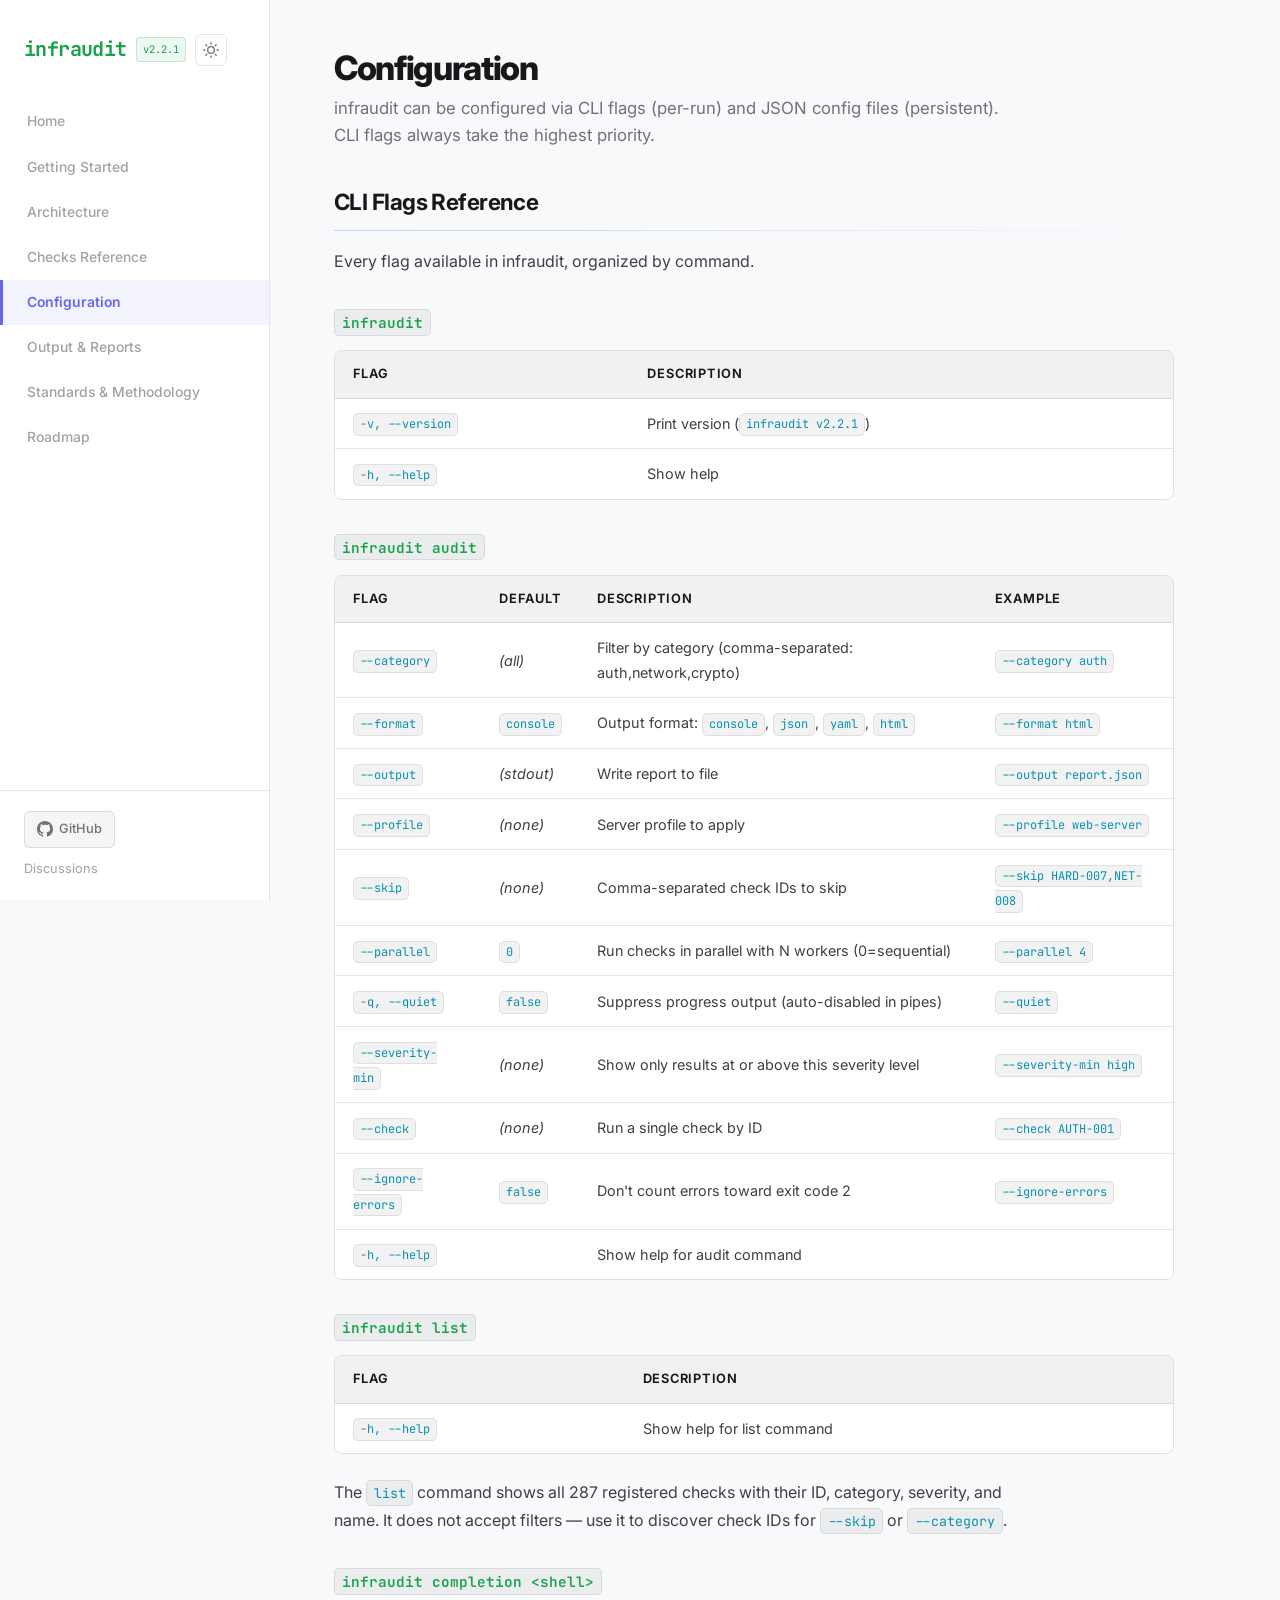
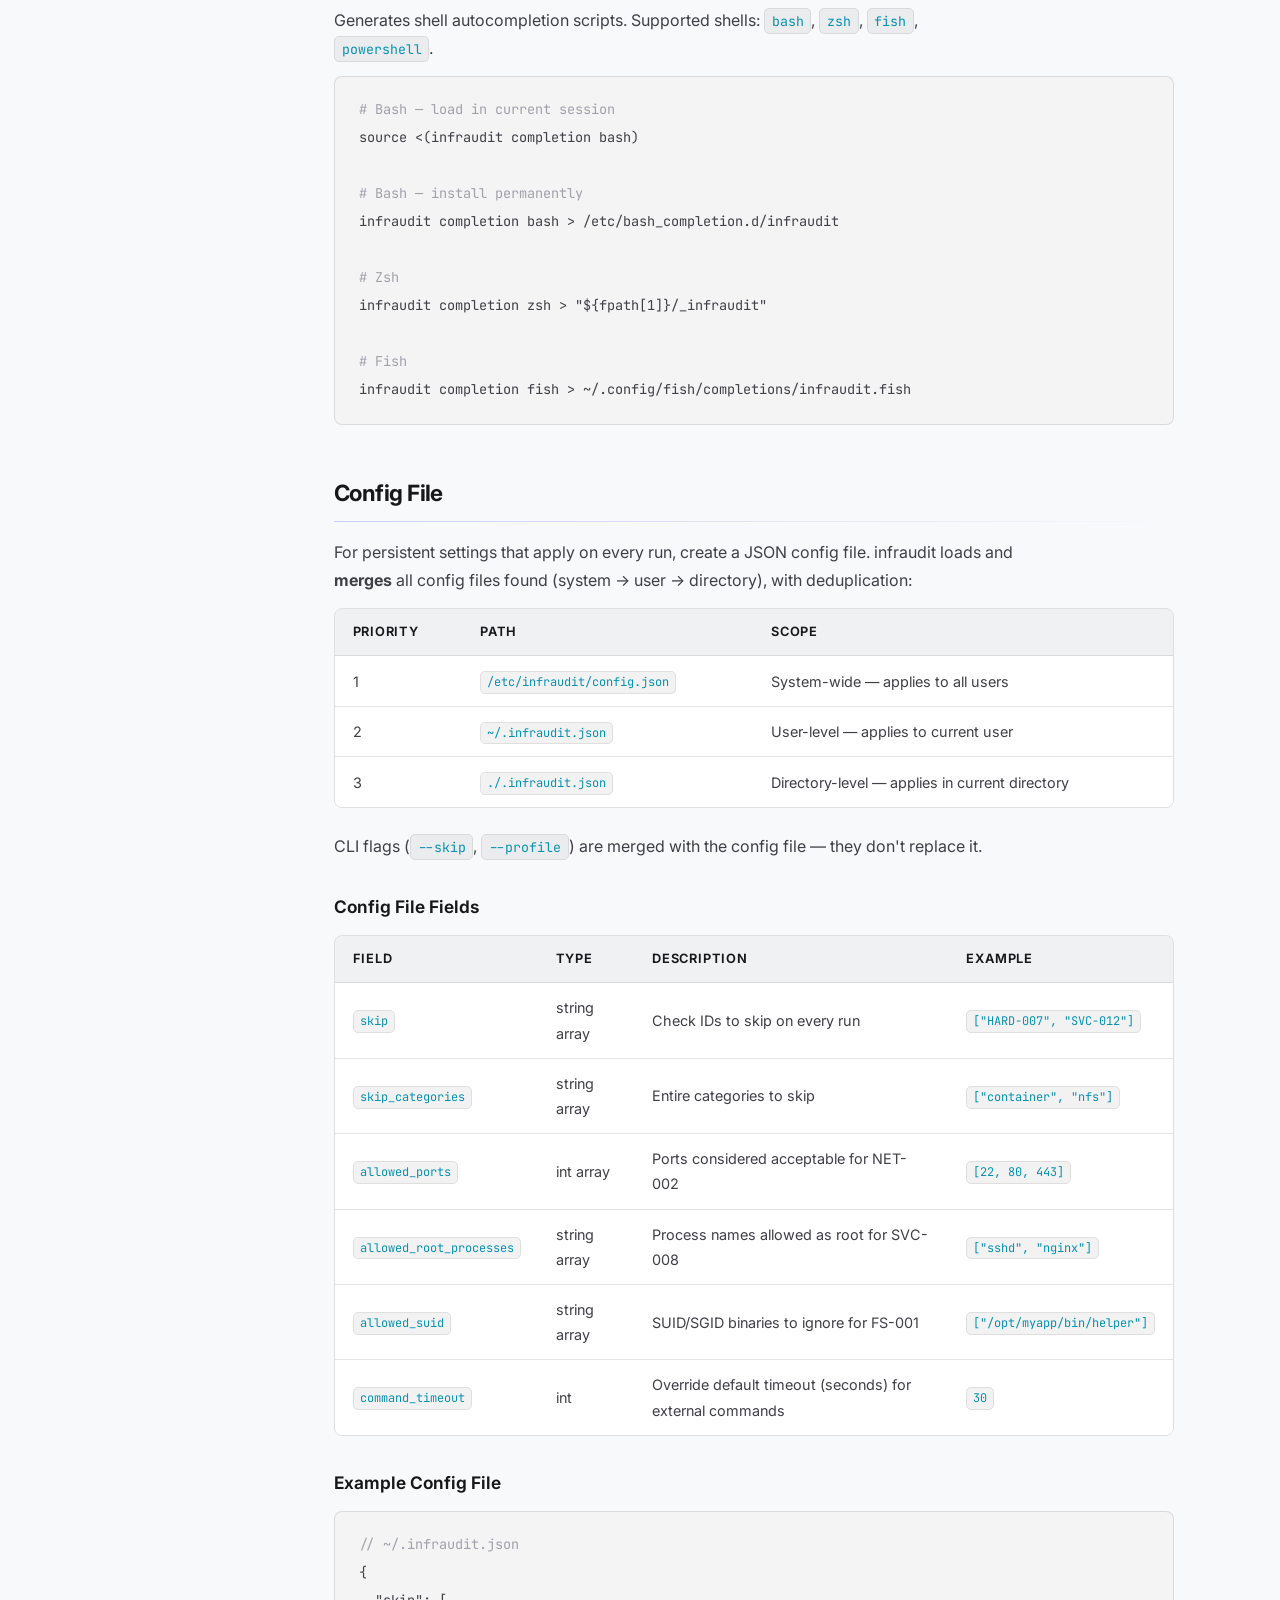
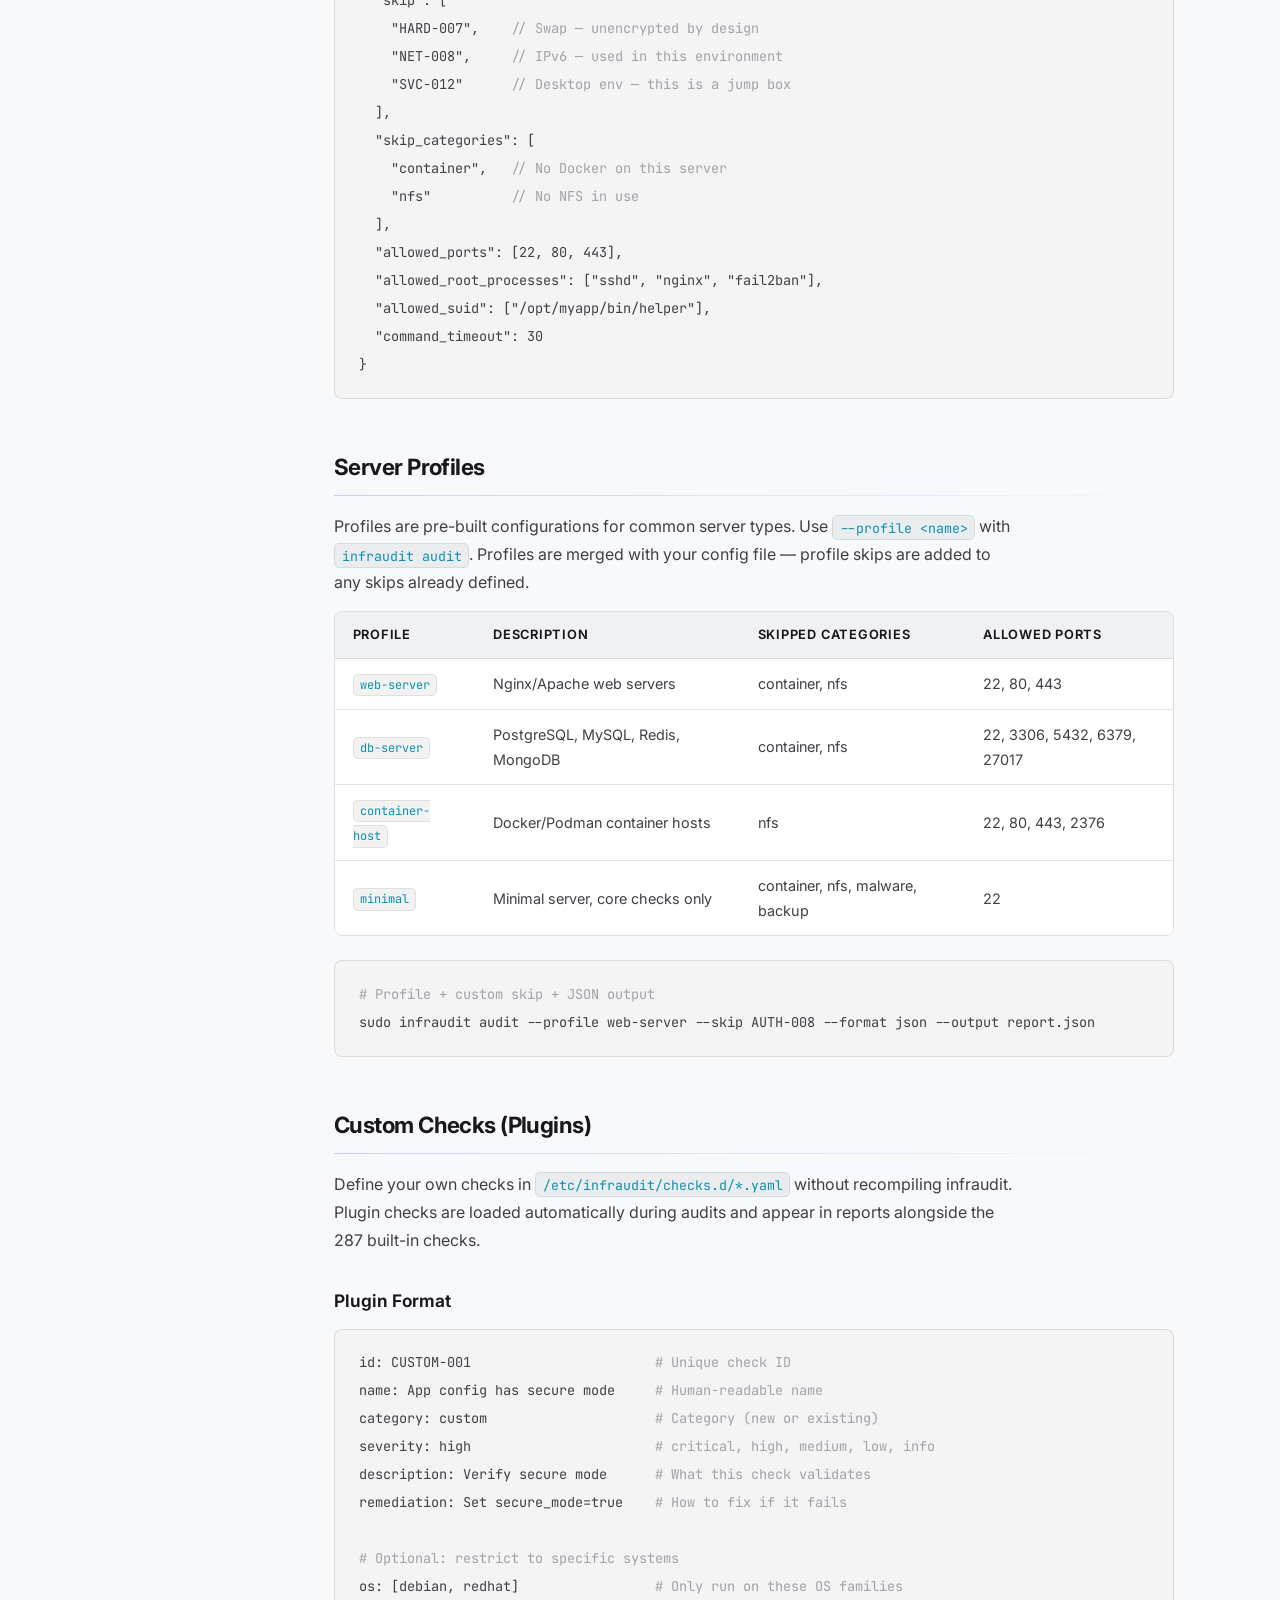
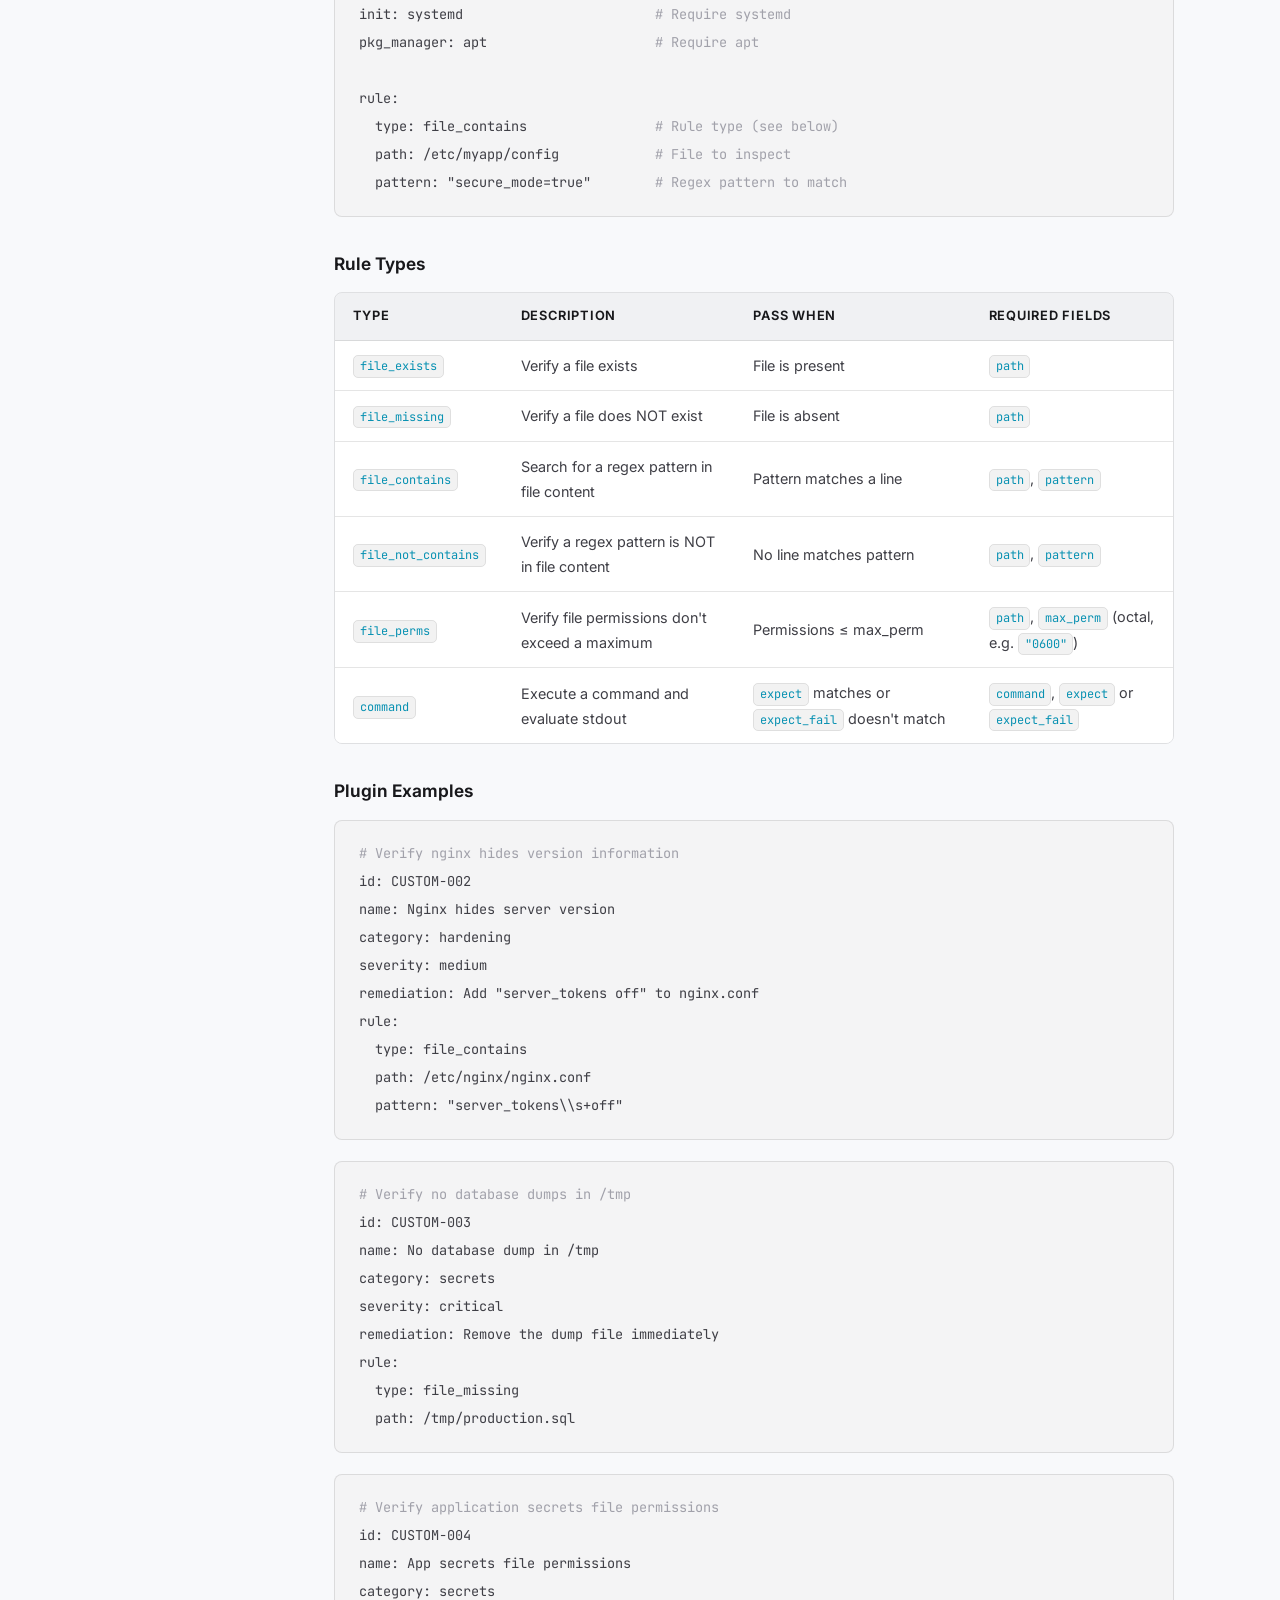
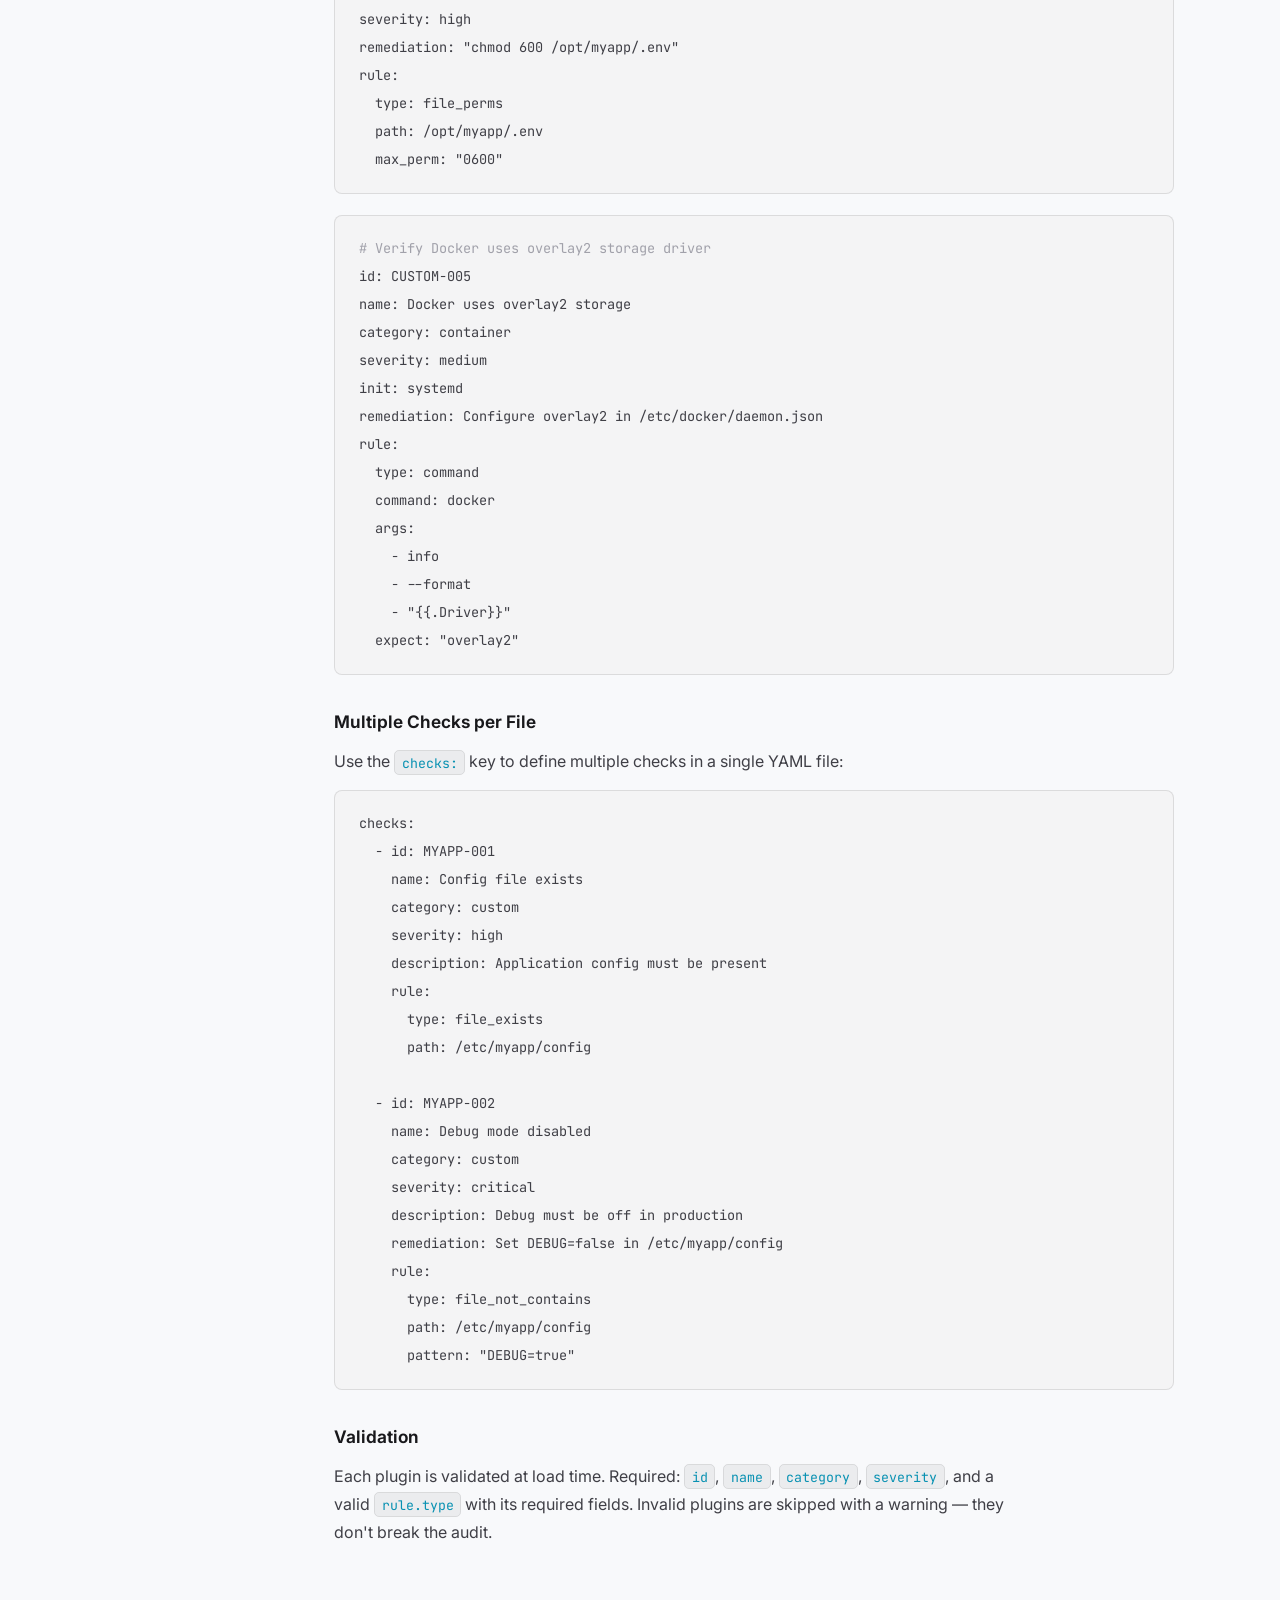
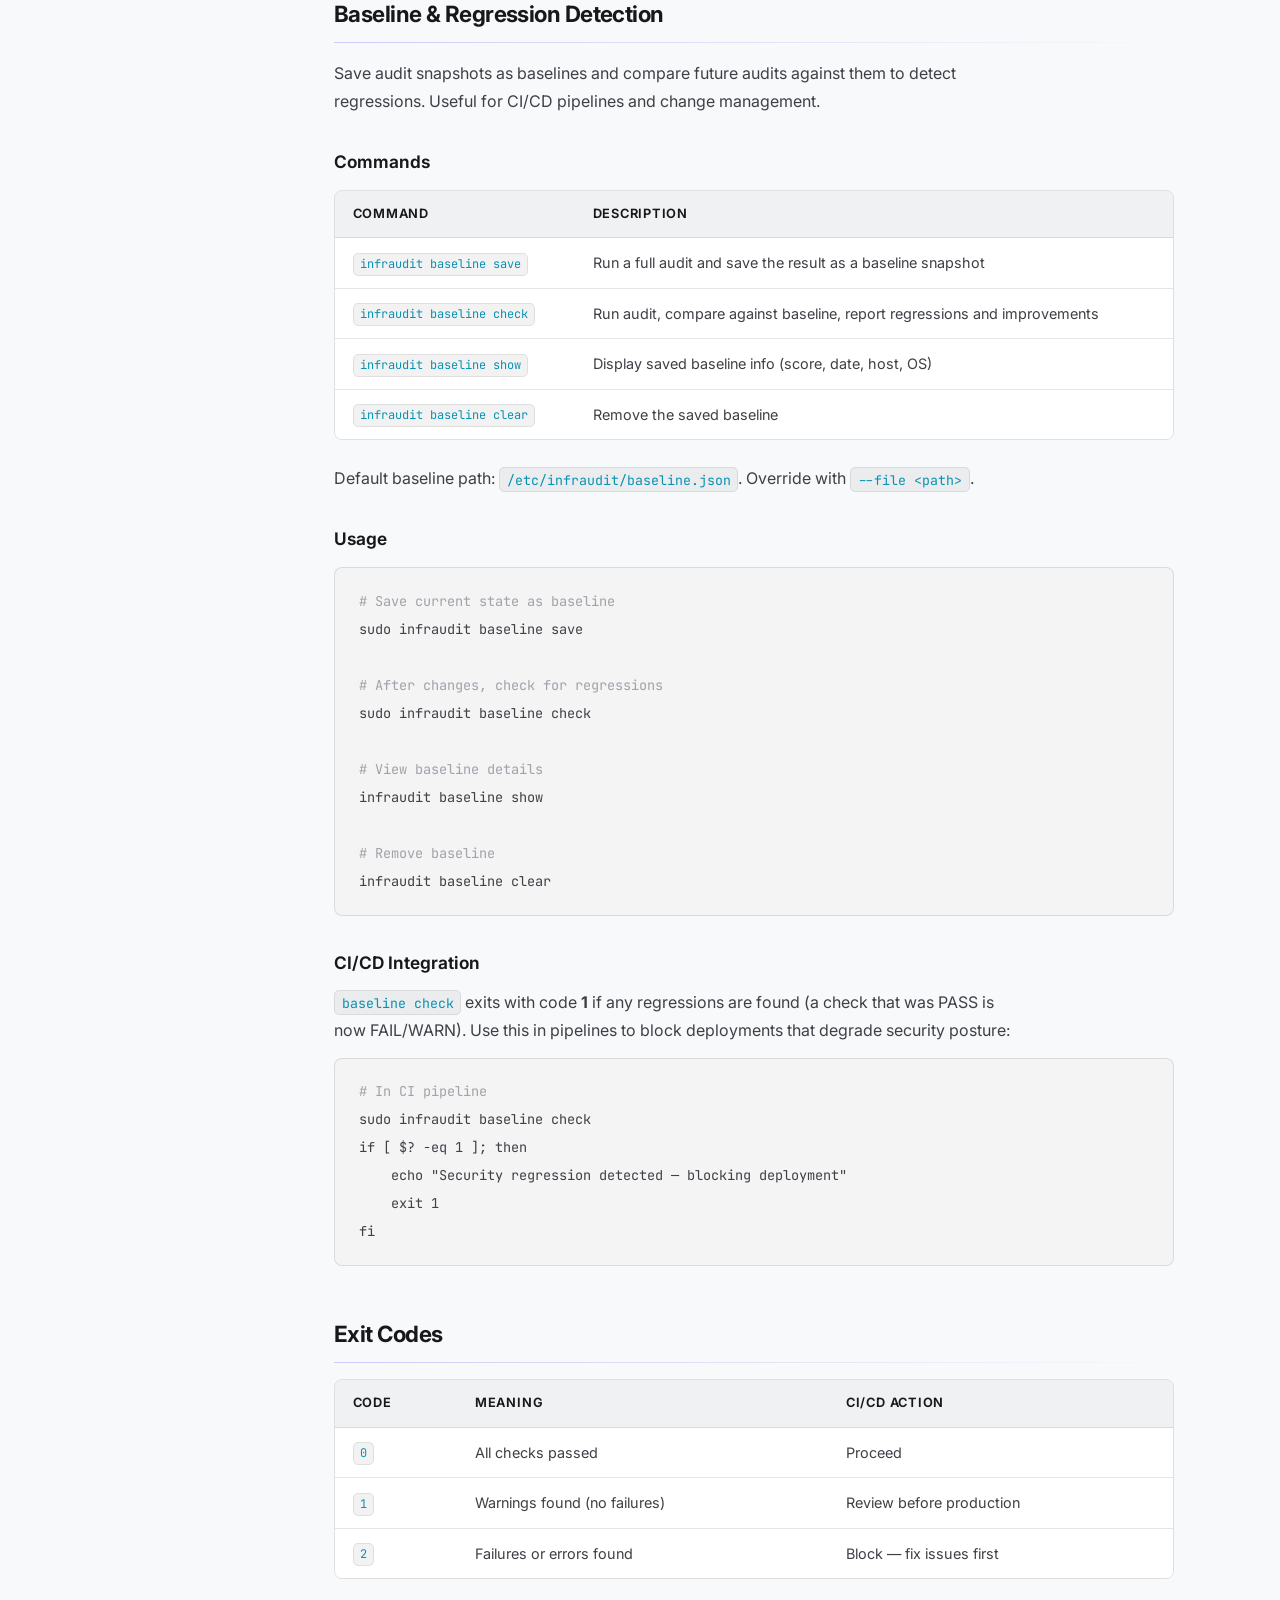
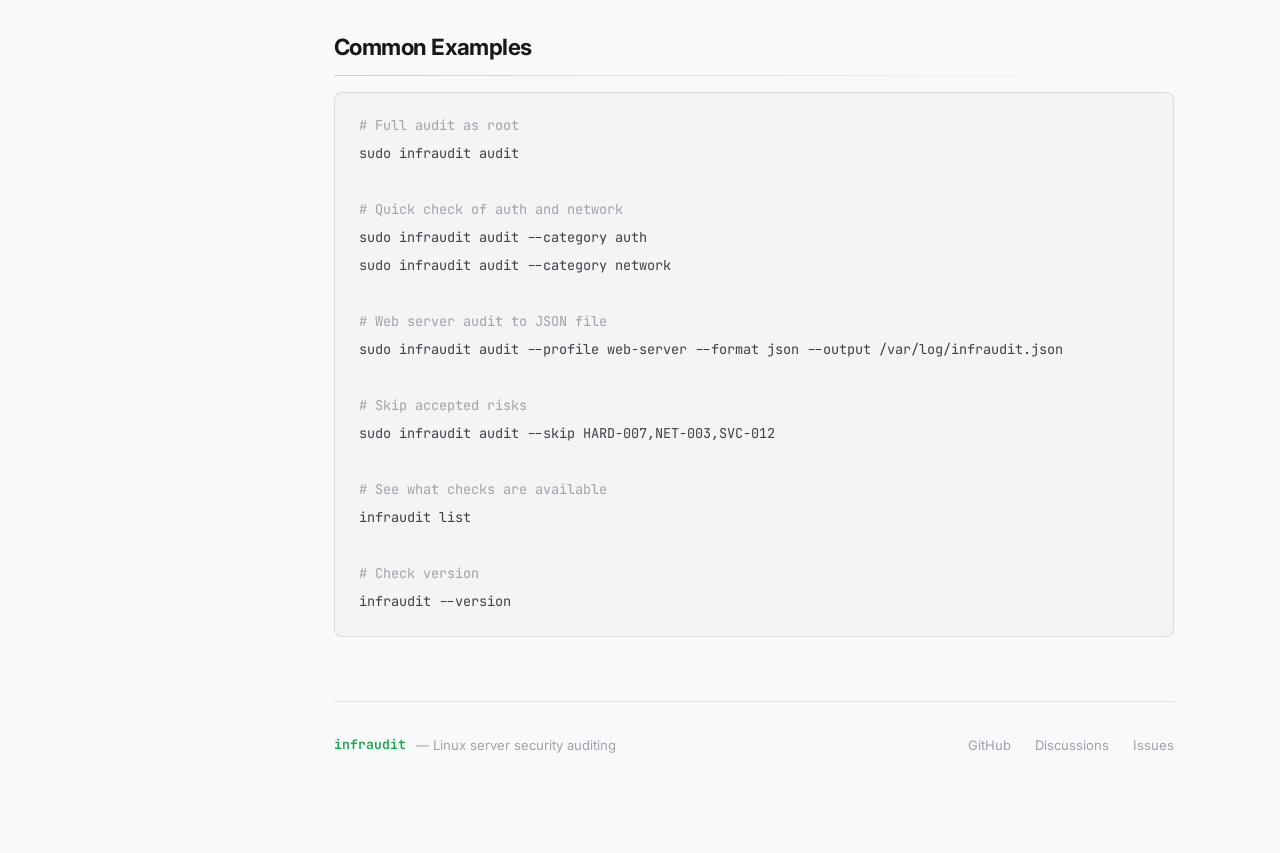
<file: docs/configuration.html>
<!DOCTYPE html>
<html lang="en">
<head>
    <meta charset="UTF-8">
    <meta name="viewport" content="width=device-width, initial-scale=1.0">
    <title>Configuration — infraudit</title>
    <link rel="stylesheet" href="assets/style.css">
    <script defer src="https://cloud.umami.is/script.js" data-website-id="cc14f784-2bfa-44fc-b564-113f861336f0"></script>
</head>
<body>
    <nav class="sidebar">
        <div class="sidebar-header">
            <div style="display:flex;align-items:center;gap:.6rem">
                <h1>infraudit</h1>
                <span class="version">v2.2.1</span>
            </div>
            <div style="display:flex;align-items:center;gap:.4rem">
                <button class="theme-toggle" aria-label="Toggle theme">
                    <svg class="icon-moon" viewBox="0 0 24 24"><path d="M21 12.79A9 9 0 1 1 11.21 3a7 7 0 0 0 9.79 9.79z"/></svg>
                    <svg class="icon-sun" viewBox="0 0 24 24"><circle cx="12" cy="12" r="5"/><line x1="12" y1="1" x2="12" y2="3"/><line x1="12" y1="21" x2="12" y2="23"/><line x1="4.22" y1="4.22" x2="5.64" y2="5.64"/><line x1="18.36" y1="18.36" x2="19.78" y2="19.78"/><line x1="1" y1="12" x2="3" y2="12"/><line x1="21" y1="12" x2="23" y2="12"/><line x1="4.22" y1="19.78" x2="5.64" y2="18.36"/><line x1="18.36" y1="5.64" x2="19.78" y2="4.22"/></svg>
                </button>
                <button class="mobile-toggle" aria-label="Menu"><span></span></button>
            </div>
        </div>
        <ul class="nav-links">
            <li><a href="index.html">Home</a></li>
            <li><a href="getting-started.html">Getting Started</a></li>
            <li><a href="architecture.html">Architecture</a></li>
            <li><a href="checks.html">Checks Reference</a></li>
            <li><a href="configuration.html" class="active">Configuration</a></li>
            <li><a href="output.html">Output &amp; Reports</a></li>
            <li><a href="standards.html">Standards &amp; Methodology</a></li>
            <li><a href="roadmap.html">Roadmap</a></li>
        </ul>
        <div class="sidebar-footer">
            <a href="https://github.com/civanmoreno/infraudit" class="github-btn">
                <svg viewBox="0 0 16 16"><path d="M8 0C3.58 0 0 3.58 0 8c0 3.54 2.29 6.53 5.47 7.59.4.07.55-.17.55-.38 0-.19-.01-.82-.01-1.49-2.01.37-2.53-.49-2.69-.94-.09-.23-.48-.94-.82-1.13-.28-.15-.68-.52-.01-.53.63-.01 1.08.58 1.23.82.72 1.21 1.87.87 2.33.66.07-.52.28-.87.51-1.07-1.78-.2-3.64-.89-3.64-3.95 0-.87.31-1.59.82-2.15-.08-.2-.36-1.02.08-2.12 0 0 .67-.21 2.2.82.64-.18 1.32-.27 2-.27.68 0 1.36.09 2 .27 1.53-1.04 2.2-.82 2.2-.82.44 1.1.16 1.92.08 2.12.51.56.82 1.27.82 2.15 0 3.07-1.87 3.75-3.65 3.95.29.25.54.73.54 1.48 0 1.07-.01 1.93-.01 2.2 0 .21.15.46.55.38A8.013 8.013 0 0016 8c0-4.42-3.58-8-8-8z"/></svg>
                GitHub
            </a>
            <a href="https://github.com/civanmoreno/infraudit/discussions">Discussions</a>
        </div>
    </nav>

    <main class="content">
        <h1>Configuration</h1>
        <p>infraudit can be configured via CLI flags (per-run) and JSON config files (persistent). CLI flags always take the highest priority.</p>

        <h2>CLI Flags Reference</h2>
        <p>Every flag available in infraudit, organized by command.</p>

        <h3><code>infraudit</code></h3>
        <table>
            <thead><tr><th>Flag</th><th>Description</th></tr></thead>
            <tbody>
                <tr><td><code>-v, --version</code></td><td>Print version (<code>infraudit v2.2.1</code>)</td></tr>
                <tr><td><code>-h, --help</code></td><td>Show help</td></tr>
            </tbody>
        </table>

        <h3><code>infraudit audit</code></h3>
        <table>
            <thead><tr><th>Flag</th><th>Default</th><th>Description</th><th>Example</th></tr></thead>
            <tbody>
                <tr>
                    <td><code>--category</code></td>
                    <td><em>(all)</em></td>
                    <td>Filter by category (comma-separated: auth,network,crypto)</td>
                    <td><code>--category auth</code></td>
                </tr>
                <tr>
                    <td><code>--format</code></td>
                    <td><code>console</code></td>
                    <td>Output format: <code>console</code>, <code>json</code>, <code>yaml</code>, <code>html</code></td>
                    <td><code>--format html</code></td>
                </tr>
                <tr>
                    <td><code>--output</code></td>
                    <td><em>(stdout)</em></td>
                    <td>Write report to file</td>
                    <td><code>--output report.json</code></td>
                </tr>
                <tr>
                    <td><code>--profile</code></td>
                    <td><em>(none)</em></td>
                    <td>Server profile to apply</td>
                    <td><code>--profile web-server</code></td>
                </tr>
                <tr>
                    <td><code>--skip</code></td>
                    <td><em>(none)</em></td>
                    <td>Comma-separated check IDs to skip</td>
                    <td><code>--skip HARD-007,NET-008</code></td>
                </tr>
                <tr>
                    <td><code>--parallel</code></td>
                    <td><code>0</code></td>
                    <td>Run checks in parallel with N workers (0=sequential)</td>
                    <td><code>--parallel 4</code></td>
                </tr>
                <tr>
                    <td><code>-q, --quiet</code></td>
                    <td><code>false</code></td>
                    <td>Suppress progress output (auto-disabled in pipes)</td>
                    <td><code>--quiet</code></td>
                </tr>
                <tr>
                    <td><code>--severity-min</code></td>
                    <td><em>(none)</em></td>
                    <td>Show only results at or above this severity level</td>
                    <td><code>--severity-min high</code></td>
                </tr>
                <tr>
                    <td><code>--check</code></td>
                    <td><em>(none)</em></td>
                    <td>Run a single check by ID</td>
                    <td><code>--check AUTH-001</code></td>
                </tr>
                <tr>
                    <td><code>--ignore-errors</code></td>
                    <td><code>false</code></td>
                    <td>Don't count errors toward exit code 2</td>
                    <td><code>--ignore-errors</code></td>
                </tr>
                <tr>
                    <td><code>-h, --help</code></td>
                    <td></td>
                    <td>Show help for audit command</td>
                    <td></td>
                </tr>
            </tbody>
        </table>

        <h3><code>infraudit list</code></h3>
        <table>
            <thead><tr><th>Flag</th><th>Description</th></tr></thead>
            <tbody>
                <tr><td><code>-h, --help</code></td><td>Show help for list command</td></tr>
            </tbody>
        </table>
        <p>The <code>list</code> command shows all 287 registered checks with their ID, category, severity, and name. It does not accept filters — use it to discover check IDs for <code>--skip</code> or <code>--category</code>.</p>

        <h3><code>infraudit completion &lt;shell&gt;</code></h3>
        <p>Generates shell autocompletion scripts. Supported shells: <code>bash</code>, <code>zsh</code>, <code>fish</code>, <code>powershell</code>.</p>
        <pre><code><span class="comment"># Bash — load in current session</span>
source &lt;(infraudit completion bash)

<span class="comment"># Bash — install permanently</span>
infraudit completion bash &gt; /etc/bash_completion.d/infraudit

<span class="comment"># Zsh</span>
infraudit completion zsh &gt; "${fpath[1]}/_infraudit"

<span class="comment"># Fish</span>
infraudit completion fish &gt; ~/.config/fish/completions/infraudit.fish</code></pre>

        <h2>Config File</h2>
        <p>For persistent settings that apply on every run, create a JSON config file. infraudit loads and <strong>merges</strong> all config files found (system → user → directory), with deduplication:</p>
        <table>
            <thead><tr><th>Priority</th><th>Path</th><th>Scope</th></tr></thead>
            <tbody>
                <tr><td>1</td><td><code>/etc/infraudit/config.json</code></td><td>System-wide — applies to all users</td></tr>
                <tr><td>2</td><td><code>~/.infraudit.json</code></td><td>User-level — applies to current user</td></tr>
                <tr><td>3</td><td><code>./.infraudit.json</code></td><td>Directory-level — applies in current directory</td></tr>
            </tbody>
        </table>
        <p>CLI flags (<code>--skip</code>, <code>--profile</code>) are merged with the config file — they don't replace it.</p>

        <h3>Config File Fields</h3>
        <table>
            <thead><tr><th>Field</th><th>Type</th><th>Description</th><th>Example</th></tr></thead>
            <tbody>
                <tr>
                    <td><code>skip</code></td>
                    <td>string array</td>
                    <td>Check IDs to skip on every run</td>
                    <td><code>["HARD-007", "SVC-012"]</code></td>
                </tr>
                <tr>
                    <td><code>skip_categories</code></td>
                    <td>string array</td>
                    <td>Entire categories to skip</td>
                    <td><code>["container", "nfs"]</code></td>
                </tr>
                <tr>
                    <td><code>allowed_ports</code></td>
                    <td>int array</td>
                    <td>Ports considered acceptable for NET-002</td>
                    <td><code>[22, 80, 443]</code></td>
                </tr>
                <tr>
                    <td><code>allowed_root_processes</code></td>
                    <td>string array</td>
                    <td>Process names allowed as root for SVC-008</td>
                    <td><code>["sshd", "nginx"]</code></td>
                </tr>
                <tr>
                    <td><code>allowed_suid</code></td>
                    <td>string array</td>
                    <td>SUID/SGID binaries to ignore for FS-001</td>
                    <td><code>["/opt/myapp/bin/helper"]</code></td>
                </tr>
                <tr>
                    <td><code>command_timeout</code></td>
                    <td>int</td>
                    <td>Override default timeout (seconds) for external commands</td>
                    <td><code>30</code></td>
                </tr>
            </tbody>
        </table>

        <h3>Example Config File</h3>
        <pre><code><span class="comment">// ~/.infraudit.json</span>
{
  "skip": [
    "HARD-007",    <span class="comment">// Swap — unencrypted by design</span>
    "NET-008",     <span class="comment">// IPv6 — used in this environment</span>
    "SVC-012"      <span class="comment">// Desktop env — this is a jump box</span>
  ],
  "skip_categories": [
    "container",   <span class="comment">// No Docker on this server</span>
    "nfs"          <span class="comment">// No NFS in use</span>
  ],
  "allowed_ports": [22, 80, 443],
  "allowed_root_processes": ["sshd", "nginx", "fail2ban"],
  "allowed_suid": ["/opt/myapp/bin/helper"],
  "command_timeout": 30
}</code></pre>

        <h2>Server Profiles</h2>
        <p>Profiles are pre-built configurations for common server types. Use <code>--profile &lt;name&gt;</code> with <code>infraudit audit</code>. Profiles are merged with your config file — profile skips are added to any skips already defined.</p>

        <table>
            <thead><tr><th>Profile</th><th>Description</th><th>Skipped Categories</th><th>Allowed Ports</th></tr></thead>
            <tbody>
                <tr>
                    <td><code>web-server</code></td>
                    <td>Nginx/Apache web servers</td>
                    <td>container, nfs</td>
                    <td>22, 80, 443</td>
                </tr>
                <tr>
                    <td><code>db-server</code></td>
                    <td>PostgreSQL, MySQL, Redis, MongoDB</td>
                    <td>container, nfs</td>
                    <td>22, 3306, 5432, 6379, 27017</td>
                </tr>
                <tr>
                    <td><code>container-host</code></td>
                    <td>Docker/Podman container hosts</td>
                    <td>nfs</td>
                    <td>22, 80, 443, 2376</td>
                </tr>
                <tr>
                    <td><code>minimal</code></td>
                    <td>Minimal server, core checks only</td>
                    <td>container, nfs, malware, backup</td>
                    <td>22</td>
                </tr>
            </tbody>
        </table>
        <pre><code><span class="comment"># Profile + custom skip + JSON output</span>
sudo infraudit audit --profile web-server --skip AUTH-008 --format json --output report.json</code></pre>

        <h2>Custom Checks (Plugins)</h2>
        <p>Define your own checks in <code>/etc/infraudit/checks.d/*.yaml</code> without recompiling infraudit. Plugin checks are loaded automatically during audits and appear in reports alongside the 287 built-in checks.</p>

        <h3>Plugin Format</h3>
        <pre><code>id: CUSTOM-001                       <span class="comment"># Unique check ID</span>
name: App config has secure mode     <span class="comment"># Human-readable name</span>
category: custom                     <span class="comment"># Category (new or existing)</span>
severity: high                       <span class="comment"># critical, high, medium, low, info</span>
description: Verify secure mode      <span class="comment"># What this check validates</span>
remediation: Set secure_mode=true    <span class="comment"># How to fix if it fails</span>

<span class="comment"># Optional: restrict to specific systems</span>
os: [debian, redhat]                 <span class="comment"># Only run on these OS families</span>
init: systemd                        <span class="comment"># Require systemd</span>
pkg_manager: apt                     <span class="comment"># Require apt</span>

rule:
  type: file_contains                <span class="comment"># Rule type (see below)</span>
  path: /etc/myapp/config            <span class="comment"># File to inspect</span>
  pattern: "secure_mode=true"        <span class="comment"># Regex pattern to match</span></code></pre>

        <h3>Rule Types</h3>
        <table>
            <thead><tr><th>Type</th><th>Description</th><th>PASS when</th><th>Required Fields</th></tr></thead>
            <tbody>
                <tr>
                    <td><code>file_exists</code></td>
                    <td>Verify a file exists</td>
                    <td>File is present</td>
                    <td><code>path</code></td>
                </tr>
                <tr>
                    <td><code>file_missing</code></td>
                    <td>Verify a file does NOT exist</td>
                    <td>File is absent</td>
                    <td><code>path</code></td>
                </tr>
                <tr>
                    <td><code>file_contains</code></td>
                    <td>Search for a regex pattern in file content</td>
                    <td>Pattern matches a line</td>
                    <td><code>path</code>, <code>pattern</code></td>
                </tr>
                <tr>
                    <td><code>file_not_contains</code></td>
                    <td>Verify a regex pattern is NOT in file content</td>
                    <td>No line matches pattern</td>
                    <td><code>path</code>, <code>pattern</code></td>
                </tr>
                <tr>
                    <td><code>file_perms</code></td>
                    <td>Verify file permissions don't exceed a maximum</td>
                    <td>Permissions &le; max_perm</td>
                    <td><code>path</code>, <code>max_perm</code> (octal, e.g. <code>"0600"</code>)</td>
                </tr>
                <tr>
                    <td><code>command</code></td>
                    <td>Execute a command and evaluate stdout</td>
                    <td><code>expect</code> matches or <code>expect_fail</code> doesn't match</td>
                    <td><code>command</code>, <code>expect</code> or <code>expect_fail</code></td>
                </tr>
            </tbody>
        </table>

        <h3>Plugin Examples</h3>
        <pre><code><span class="comment"># Verify nginx hides version information</span>
id: CUSTOM-002
name: Nginx hides server version
category: hardening
severity: medium
remediation: Add "server_tokens off" to nginx.conf
rule:
  type: file_contains
  path: /etc/nginx/nginx.conf
  pattern: "server_tokens\\s+off"</code></pre>

        <pre><code><span class="comment"># Verify no database dumps in /tmp</span>
id: CUSTOM-003
name: No database dump in /tmp
category: secrets
severity: critical
remediation: Remove the dump file immediately
rule:
  type: file_missing
  path: /tmp/production.sql</code></pre>

        <pre><code><span class="comment"># Verify application secrets file permissions</span>
id: CUSTOM-004
name: App secrets file permissions
category: secrets
severity: high
remediation: "chmod 600 /opt/myapp/.env"
rule:
  type: file_perms
  path: /opt/myapp/.env
  max_perm: "0600"</code></pre>

        <pre><code><span class="comment"># Verify Docker uses overlay2 storage driver</span>
id: CUSTOM-005
name: Docker uses overlay2 storage
category: container
severity: medium
init: systemd
remediation: Configure overlay2 in /etc/docker/daemon.json
rule:
  type: command
  command: docker
  args:
    - info
    - --format
    - "{{.Driver}}"
  expect: "overlay2"</code></pre>

        <h3>Multiple Checks per File</h3>
        <p>Use the <code>checks:</code> key to define multiple checks in a single YAML file:</p>
        <pre><code>checks:
  - id: MYAPP-001
    name: Config file exists
    category: custom
    severity: high
    description: Application config must be present
    rule:
      type: file_exists
      path: /etc/myapp/config

  - id: MYAPP-002
    name: Debug mode disabled
    category: custom
    severity: critical
    description: Debug must be off in production
    remediation: Set DEBUG=false in /etc/myapp/config
    rule:
      type: file_not_contains
      path: /etc/myapp/config
      pattern: "DEBUG=true"</code></pre>

        <h3>Validation</h3>
        <p>Each plugin is validated at load time. Required: <code>id</code>, <code>name</code>, <code>category</code>, <code>severity</code>, and a valid <code>rule.type</code> with its required fields. Invalid plugins are skipped with a warning — they don't break the audit.</p>

        <h2>Baseline &amp; Regression Detection</h2>
        <p>Save audit snapshots as baselines and compare future audits against them to detect regressions. Useful for CI/CD pipelines and change management.</p>

        <h3>Commands</h3>
        <table>
            <thead><tr><th>Command</th><th>Description</th></tr></thead>
            <tbody>
                <tr><td><code>infraudit baseline save</code></td><td>Run a full audit and save the result as a baseline snapshot</td></tr>
                <tr><td><code>infraudit baseline check</code></td><td>Run audit, compare against baseline, report regressions and improvements</td></tr>
                <tr><td><code>infraudit baseline show</code></td><td>Display saved baseline info (score, date, host, OS)</td></tr>
                <tr><td><code>infraudit baseline clear</code></td><td>Remove the saved baseline</td></tr>
            </tbody>
        </table>
        <p>Default baseline path: <code>/etc/infraudit/baseline.json</code>. Override with <code>--file &lt;path&gt;</code>.</p>

        <h3>Usage</h3>
        <pre><code><span class="comment"># Save current state as baseline</span>
sudo infraudit baseline save

<span class="comment"># After changes, check for regressions</span>
sudo infraudit baseline check

<span class="comment"># View baseline details</span>
infraudit baseline show

<span class="comment"># Remove baseline</span>
infraudit baseline clear</code></pre>

        <h3>CI/CD Integration</h3>
        <p><code>baseline check</code> exits with code <strong>1</strong> if any regressions are found (a check that was PASS is now FAIL/WARN). Use this in pipelines to block deployments that degrade security posture:</p>
        <pre><code><span class="comment"># In CI pipeline</span>
sudo infraudit baseline check
if [ $? -eq 1 ]; then
    echo "Security regression detected — blocking deployment"
    exit 1
fi</code></pre>

        <h2>Exit Codes</h2>
        <table>
            <thead><tr><th>Code</th><th>Meaning</th><th>CI/CD Action</th></tr></thead>
            <tbody>
                <tr><td><code>0</code></td><td>All checks passed</td><td>Proceed</td></tr>
                <tr><td><code>1</code></td><td>Warnings found (no failures)</td><td>Review before production</td></tr>
                <tr><td><code>2</code></td><td>Failures or errors found</td><td>Block — fix issues first</td></tr>
            </tbody>
        </table>

        <h2>Common Examples</h2>
        <pre><code><span class="comment"># Full audit as root</span>
sudo infraudit audit

<span class="comment"># Quick check of auth and network</span>
sudo infraudit audit --category auth
sudo infraudit audit --category network

<span class="comment"># Web server audit to JSON file</span>
sudo infraudit audit --profile web-server --format json --output /var/log/infraudit.json

<span class="comment"># Skip accepted risks</span>
sudo infraudit audit --skip HARD-007,NET-003,SVC-012

<span class="comment"># See what checks are available</span>
infraudit list

<span class="comment"># Check version</span>
infraudit --version</code></pre>
        <footer class="footer">
            <div class="footer-left"><span>infraudit</span> &mdash; Linux server security auditing</div>
            <div class="footer-links">
                <a href="https://github.com/civanmoreno/infraudit">GitHub</a>
                <a href="https://github.com/civanmoreno/infraudit/discussions">Discussions</a>
                <a href="https://github.com/civanmoreno/infraudit/issues">Issues</a>
            </div>
        </footer>
    </main>

    <div class="scroll-progress"></div>
    <a href="#" class="back-to-top" aria-label="Back to top">&uarr;</a>
    <script src="assets/app.js"></script>
</body>
</html>
</file>
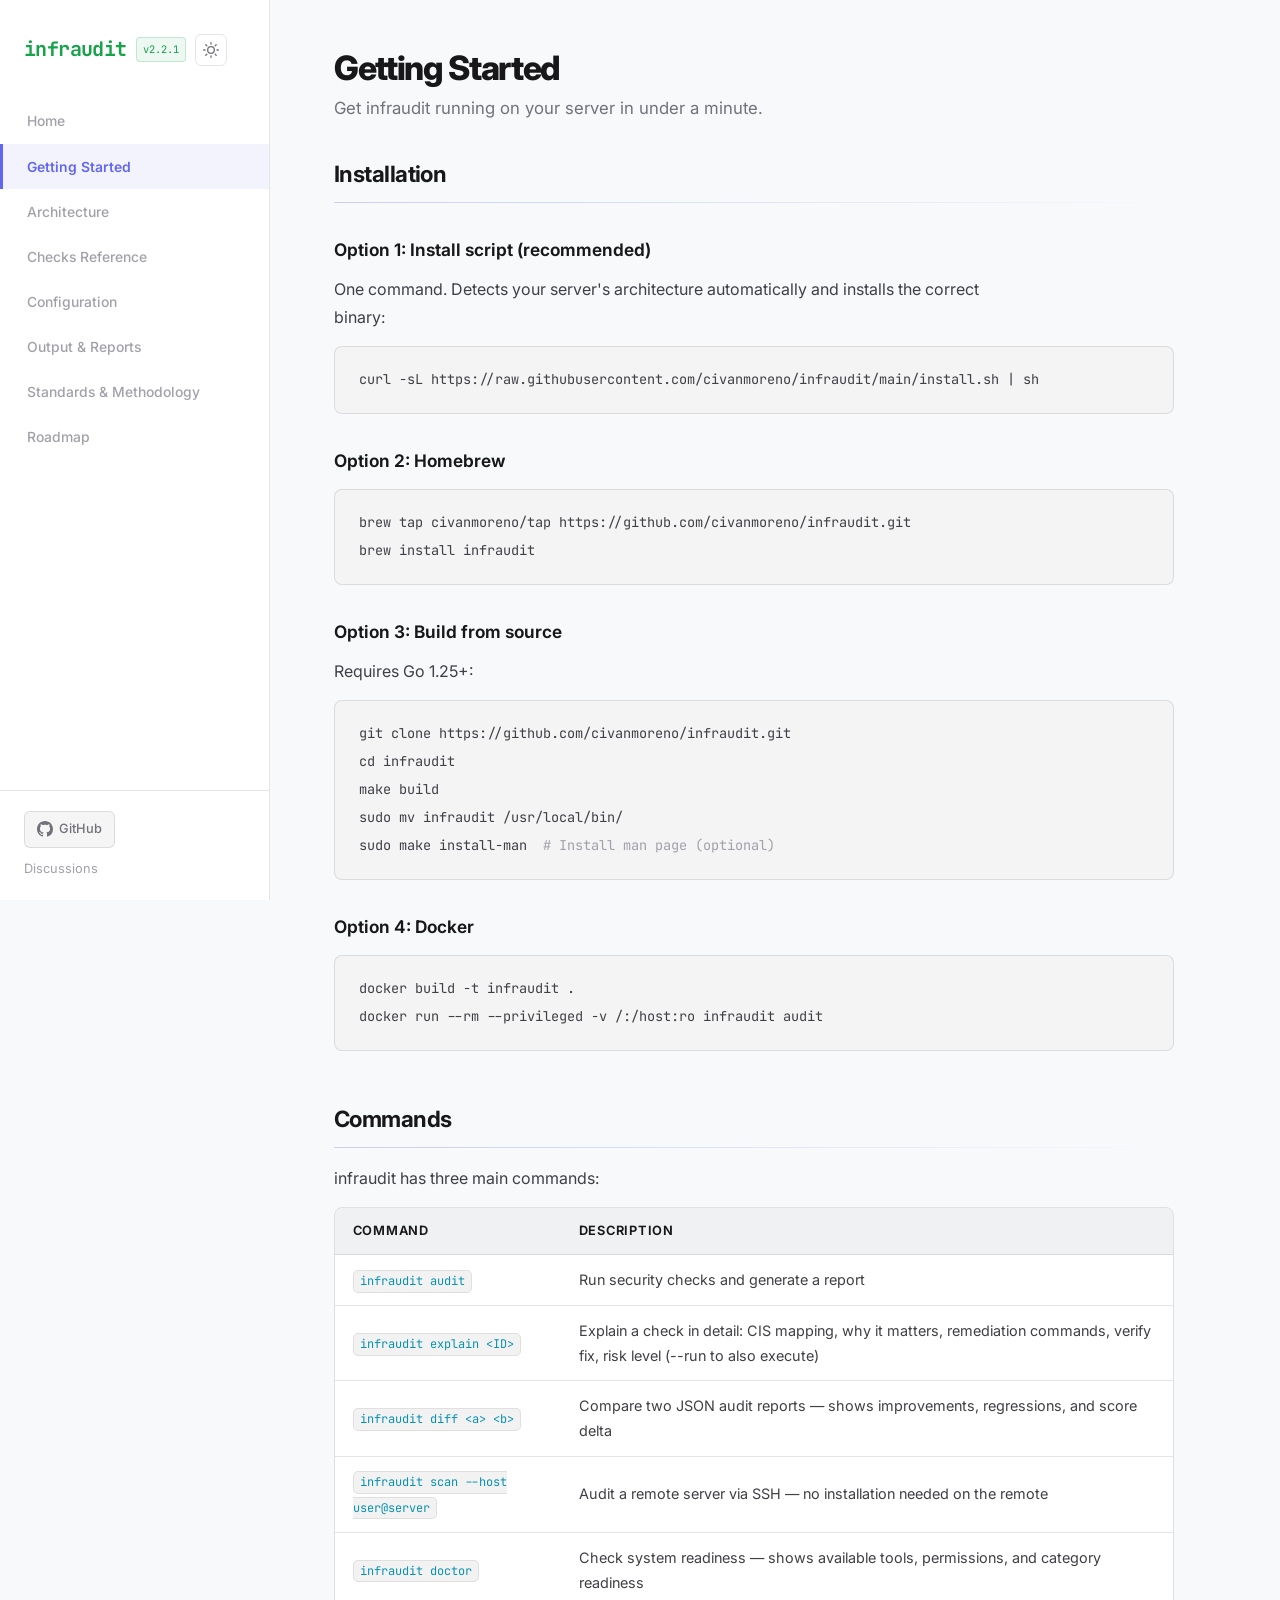
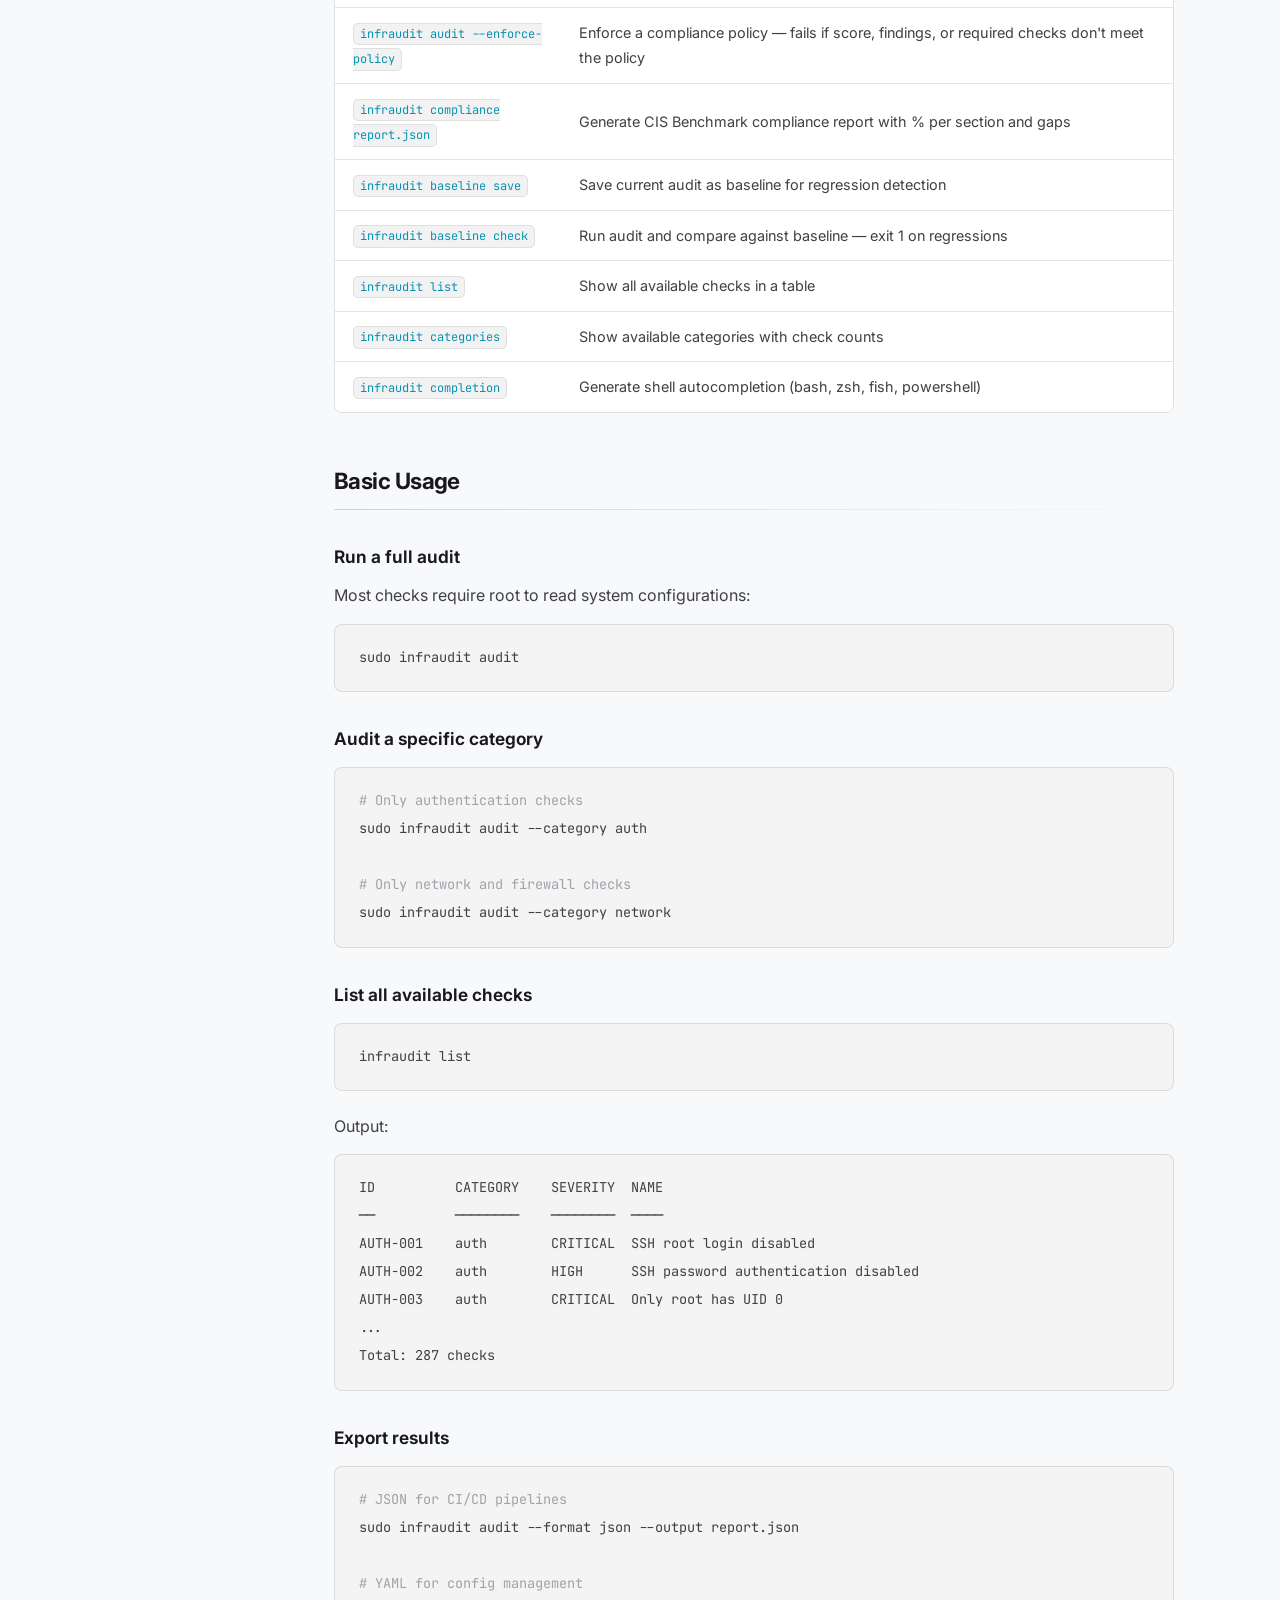
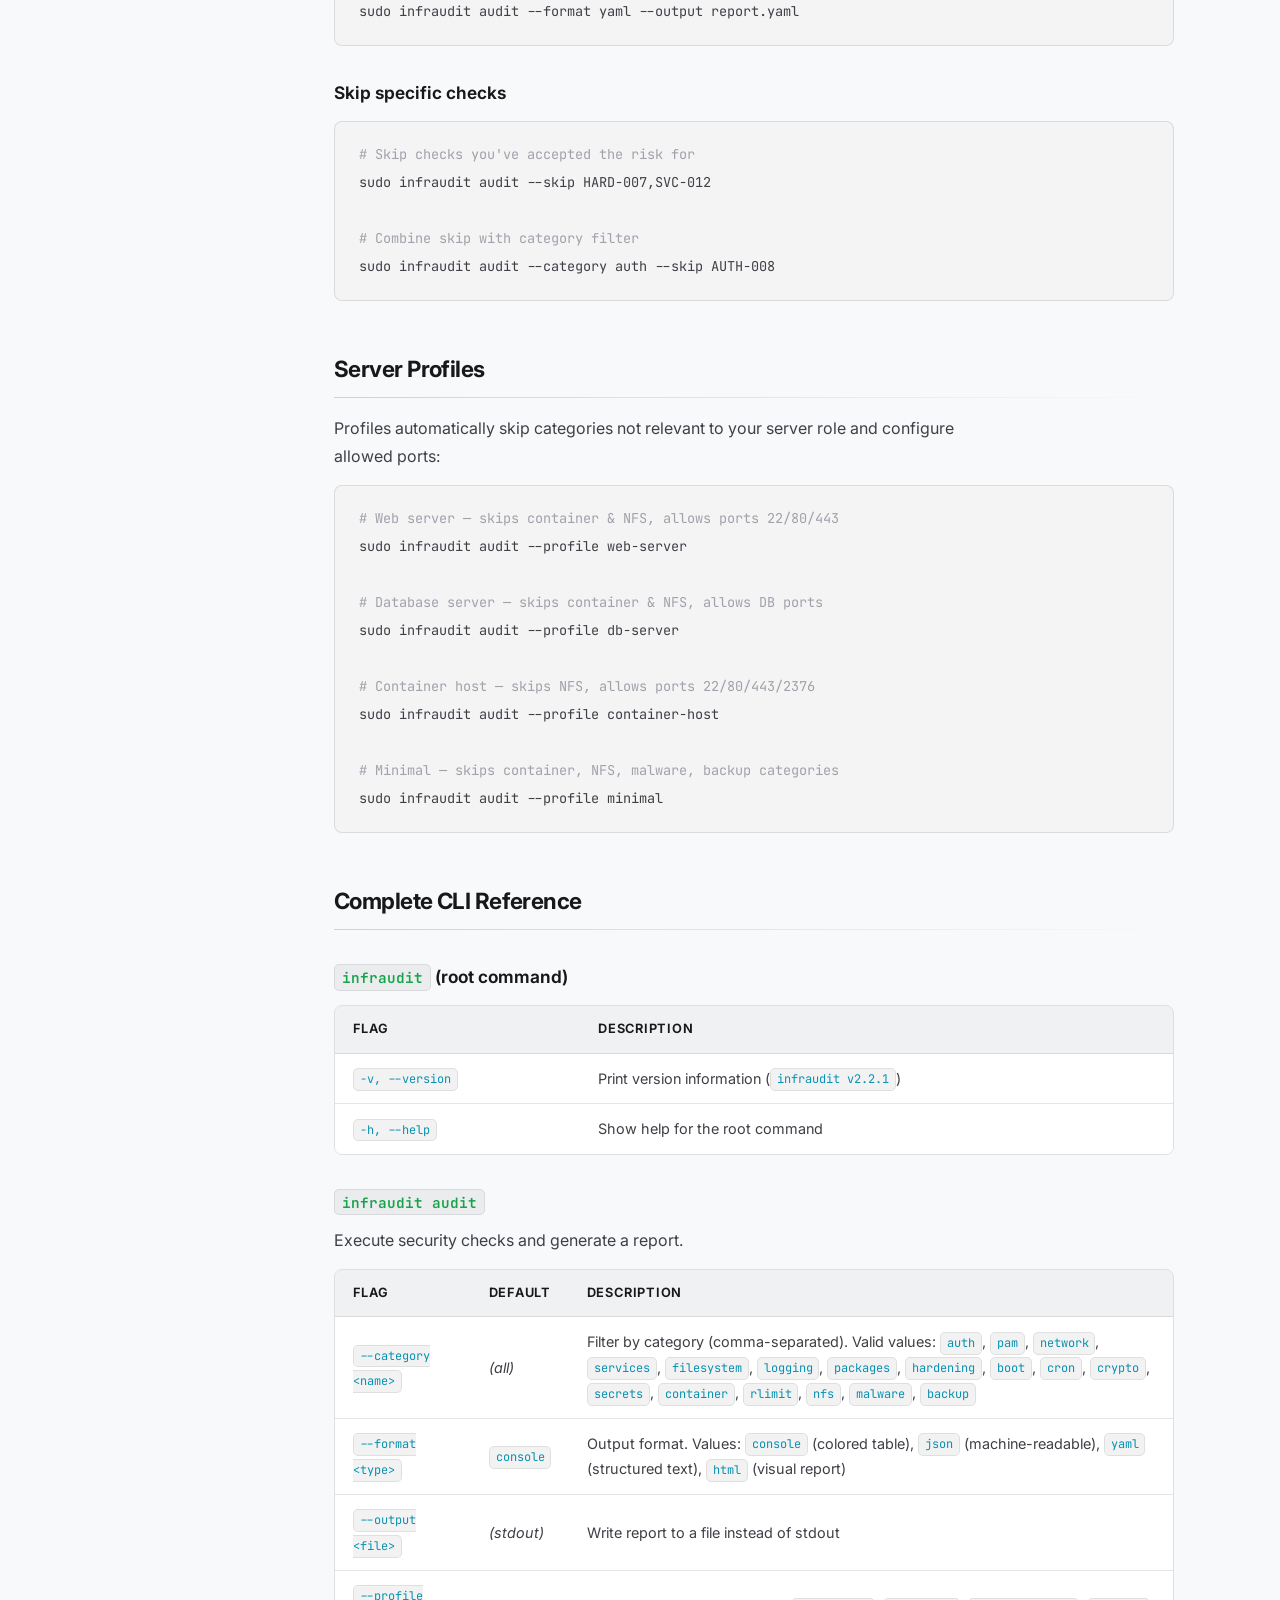
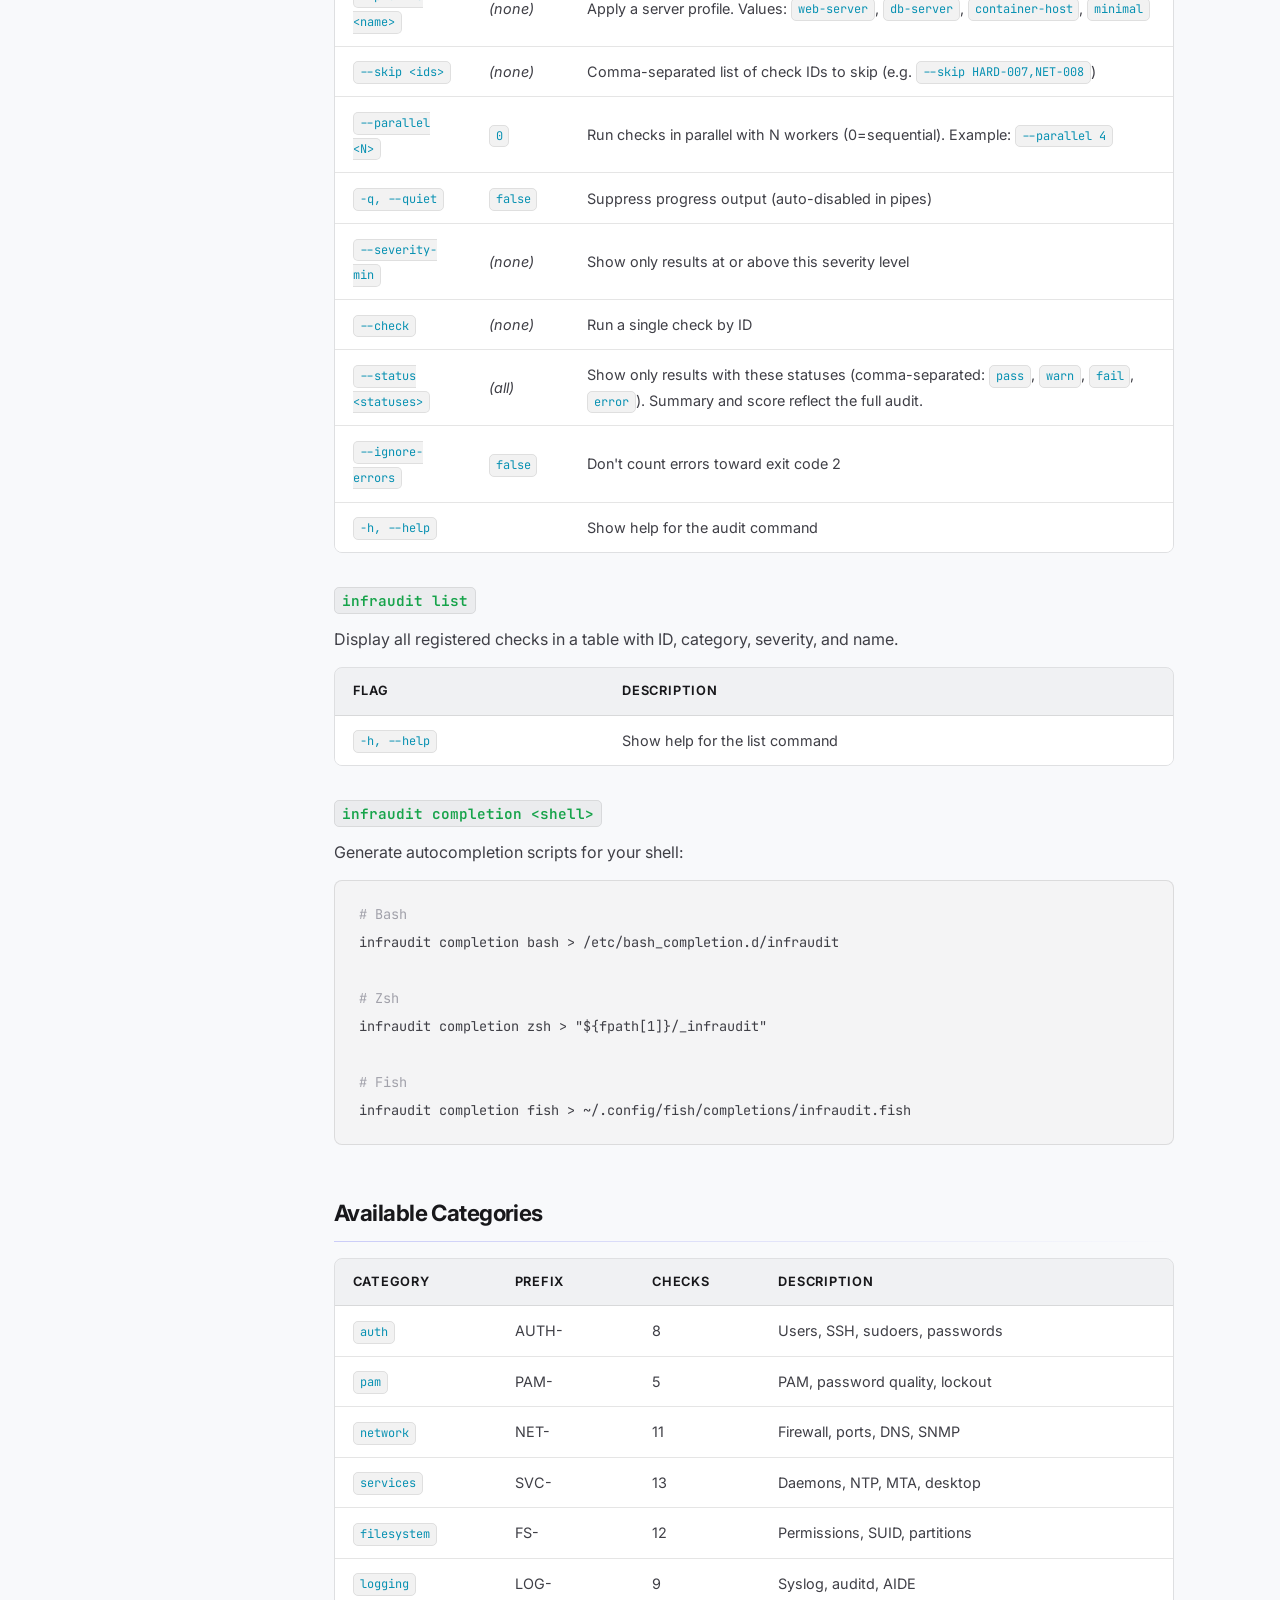
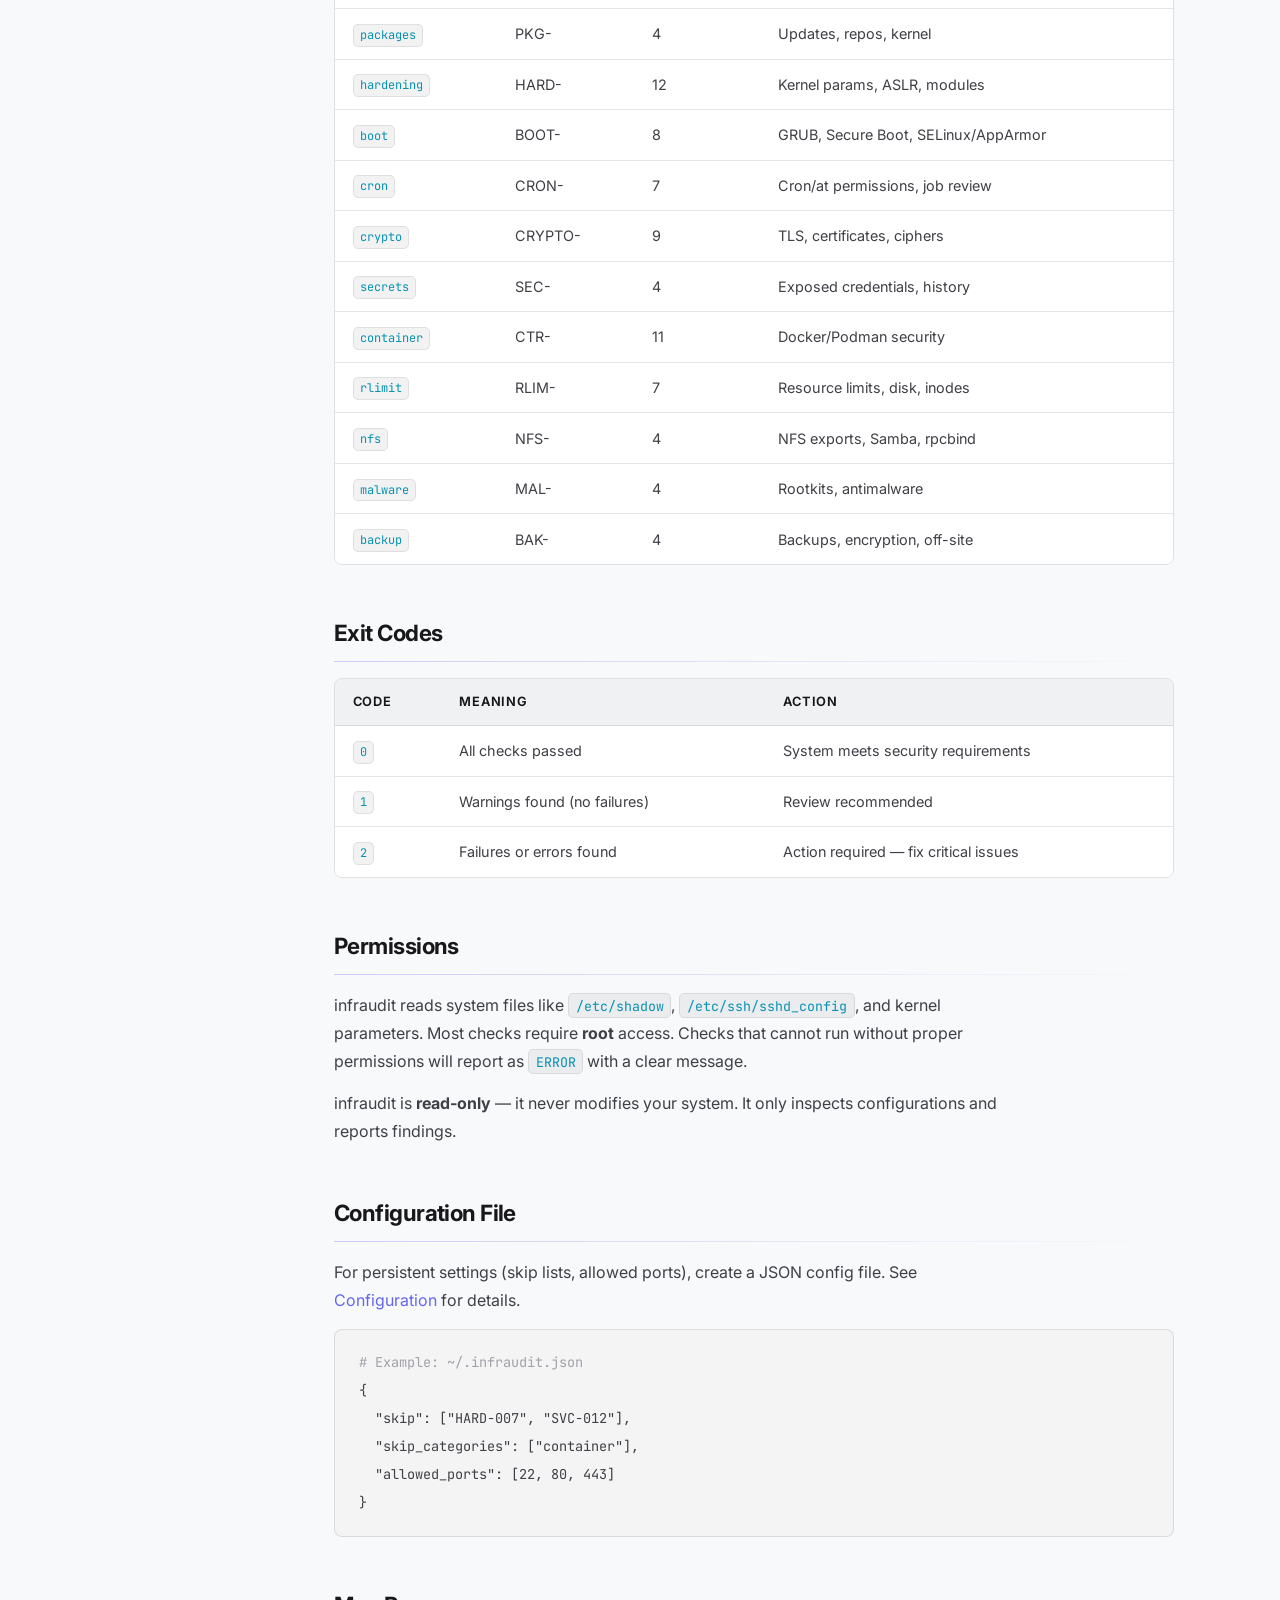
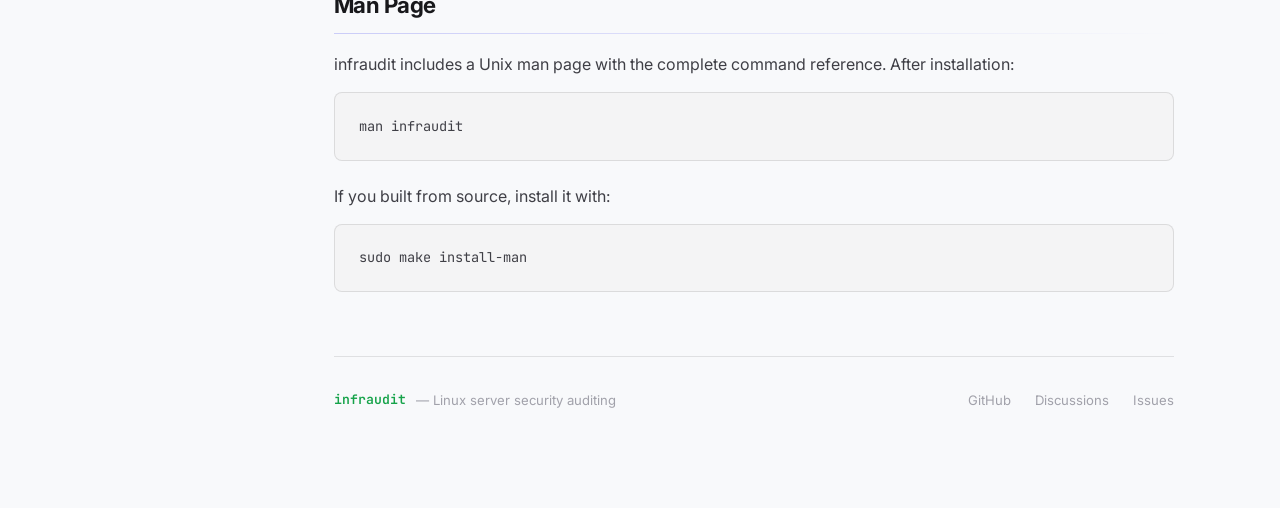
<file: docs/getting-started.html>
<!DOCTYPE html>
<html lang="en">
<head>
    <meta charset="UTF-8">
    <meta name="viewport" content="width=device-width, initial-scale=1.0">
    <title>Getting Started — infraudit</title>
    <link rel="stylesheet" href="assets/style.css">
    <script defer src="https://cloud.umami.is/script.js" data-website-id="cc14f784-2bfa-44fc-b564-113f861336f0"></script>
</head>
<body>
    <nav class="sidebar">
        <div class="sidebar-header">
            <div style="display:flex;align-items:center;gap:.6rem">
                <h1>infraudit</h1>
                <span class="version">v2.2.1</span>
            </div>
            <div style="display:flex;align-items:center;gap:.4rem">
                <button class="theme-toggle" aria-label="Toggle theme">
                    <svg class="icon-moon" viewBox="0 0 24 24"><path d="M21 12.79A9 9 0 1 1 11.21 3a7 7 0 0 0 9.79 9.79z"/></svg>
                    <svg class="icon-sun" viewBox="0 0 24 24"><circle cx="12" cy="12" r="5"/><line x1="12" y1="1" x2="12" y2="3"/><line x1="12" y1="21" x2="12" y2="23"/><line x1="4.22" y1="4.22" x2="5.64" y2="5.64"/><line x1="18.36" y1="18.36" x2="19.78" y2="19.78"/><line x1="1" y1="12" x2="3" y2="12"/><line x1="21" y1="12" x2="23" y2="12"/><line x1="4.22" y1="19.78" x2="5.64" y2="18.36"/><line x1="18.36" y1="5.64" x2="19.78" y2="4.22"/></svg>
                </button>
                <button class="mobile-toggle" aria-label="Menu"><span></span></button>
            </div>
        </div>
        <ul class="nav-links">
            <li><a href="index.html">Home</a></li>
            <li><a href="getting-started.html" class="active">Getting Started</a></li>
            <li><a href="architecture.html">Architecture</a></li>
            <li><a href="checks.html">Checks Reference</a></li>
            <li><a href="configuration.html">Configuration</a></li>
            <li><a href="output.html">Output &amp; Reports</a></li>
            <li><a href="standards.html">Standards &amp; Methodology</a></li>
            <li><a href="roadmap.html">Roadmap</a></li>
        </ul>
        <div class="sidebar-footer">
            <a href="https://github.com/civanmoreno/infraudit" class="github-btn">
                <svg viewBox="0 0 16 16"><path d="M8 0C3.58 0 0 3.58 0 8c0 3.54 2.29 6.53 5.47 7.59.4.07.55-.17.55-.38 0-.19-.01-.82-.01-1.49-2.01.37-2.53-.49-2.69-.94-.09-.23-.48-.94-.82-1.13-.28-.15-.68-.52-.01-.53.63-.01 1.08.58 1.23.82.72 1.21 1.87.87 2.33.66.07-.52.28-.87.51-1.07-1.78-.2-3.64-.89-3.64-3.95 0-.87.31-1.59.82-2.15-.08-.2-.36-1.02.08-2.12 0 0 .67-.21 2.2.82.64-.18 1.32-.27 2-.27.68 0 1.36.09 2 .27 1.53-1.04 2.2-.82 2.2-.82.44 1.1.16 1.92.08 2.12.51.56.82 1.27.82 2.15 0 3.07-1.87 3.75-3.65 3.95.29.25.54.73.54 1.48 0 1.07-.01 1.93-.01 2.2 0 .21.15.46.55.38A8.013 8.013 0 0016 8c0-4.42-3.58-8-8-8z"/></svg>
                GitHub
            </a>
            <a href="https://github.com/civanmoreno/infraudit/discussions">Discussions</a>
        </div>
    </nav>

    <main class="content">
        <h1>Getting Started</h1>
        <p>Get infraudit running on your server in under a minute.</p>

        <h2>Installation</h2>

        <h3>Option 1: Install script (recommended)</h3>
        <p>One command. Detects your server's architecture automatically and installs the correct binary:</p>
        <pre><code>curl -sL https://raw.githubusercontent.com/civanmoreno/infraudit/main/install.sh | sh</code></pre>

        <h3>Option 2: Homebrew</h3>
        <pre><code>brew tap civanmoreno/tap https://github.com/civanmoreno/infraudit.git
brew install infraudit</code></pre>

        <h3>Option 3: Build from source</h3>
        <p>Requires Go 1.25+:</p>
        <pre><code>git clone https://github.com/civanmoreno/infraudit.git
cd infraudit
make build
sudo mv infraudit /usr/local/bin/
sudo make install-man  <span class="comment"># Install man page (optional)</span></code></pre>

        <h3>Option 4: Docker</h3>
        <pre><code>docker build -t infraudit .
docker run --rm --privileged -v /:/host:ro infraudit audit</code></pre>

        <h2>Commands</h2>
        <p>infraudit has three main commands:</p>
        <table>
            <thead><tr><th>Command</th><th>Description</th></tr></thead>
            <tbody>
                <tr><td><code>infraudit audit</code></td><td>Run security checks and generate a report</td></tr>
                <tr><td><code>infraudit explain &lt;ID&gt;</code></td><td>Explain a check in detail: CIS mapping, why it matters, remediation commands, verify fix, risk level (--run to also execute)</td></tr>
                <tr><td><code>infraudit diff &lt;a&gt; &lt;b&gt;</code></td><td>Compare two JSON audit reports — shows improvements, regressions, and score delta</td></tr>
                <tr><td><code>infraudit scan --host user@server</code></td><td>Audit a remote server via SSH — no installation needed on the remote</td></tr>
                <tr><td><code>infraudit doctor</code></td><td>Check system readiness — shows available tools, permissions, and category readiness</td></tr>
                <tr><td><code>infraudit audit --enforce-policy</code></td><td>Enforce a compliance policy — fails if score, findings, or required checks don't meet the policy</td></tr>
                <tr><td><code>infraudit compliance report.json</code></td><td>Generate CIS Benchmark compliance report with % per section and gaps</td></tr>
                <tr><td><code>infraudit baseline save</code></td><td>Save current audit as baseline for regression detection</td></tr>
                <tr><td><code>infraudit baseline check</code></td><td>Run audit and compare against baseline — exit 1 on regressions</td></tr>
                <tr><td><code>infraudit list</code></td><td>Show all available checks in a table</td></tr>
                <tr><td><code>infraudit categories</code></td><td>Show available categories with check counts</td></tr>
                <tr><td><code>infraudit completion</code></td><td>Generate shell autocompletion (bash, zsh, fish, powershell)</td></tr>
            </tbody>
        </table>

        <h2>Basic Usage</h2>

        <h3>Run a full audit</h3>
        <p>Most checks require root to read system configurations:</p>
        <pre><code>sudo infraudit audit</code></pre>

        <h3>Audit a specific category</h3>
        <pre><code><span class="comment"># Only authentication checks</span>
sudo infraudit audit --category auth

<span class="comment"># Only network and firewall checks</span>
sudo infraudit audit --category network</code></pre>

        <h3>List all available checks</h3>
        <pre><code>infraudit list</code></pre>
        <p>Output:</p>
        <pre><code>ID          CATEGORY    SEVERITY  NAME
──          ────────    ────────  ────
AUTH-001    auth        CRITICAL  SSH root login disabled
AUTH-002    auth        HIGH      SSH password authentication disabled
AUTH-003    auth        CRITICAL  Only root has UID 0
...
Total: 287 checks</code></pre>

        <h3>Export results</h3>
        <pre><code><span class="comment"># JSON for CI/CD pipelines</span>
sudo infraudit audit --format json --output report.json

<span class="comment"># YAML for config management</span>
sudo infraudit audit --format yaml --output report.yaml</code></pre>

        <h3>Skip specific checks</h3>
        <pre><code><span class="comment"># Skip checks you've accepted the risk for</span>
sudo infraudit audit --skip HARD-007,SVC-012

<span class="comment"># Combine skip with category filter</span>
sudo infraudit audit --category auth --skip AUTH-008</code></pre>

        <h2>Server Profiles</h2>
        <p>Profiles automatically skip categories not relevant to your server role and configure allowed ports:</p>
        <pre><code><span class="comment"># Web server — skips container &amp; NFS, allows ports 22/80/443</span>
sudo infraudit audit --profile web-server

<span class="comment"># Database server — skips container &amp; NFS, allows DB ports</span>
sudo infraudit audit --profile db-server

<span class="comment"># Container host — skips NFS, allows ports 22/80/443/2376</span>
sudo infraudit audit --profile container-host

<span class="comment"># Minimal — skips container, NFS, malware, backup categories</span>
sudo infraudit audit --profile minimal</code></pre>

        <h2>Complete CLI Reference</h2>

        <h3><code>infraudit</code> (root command)</h3>
        <table>
            <thead><tr><th>Flag</th><th>Description</th></tr></thead>
            <tbody>
                <tr><td><code>-v, --version</code></td><td>Print version information (<code>infraudit v2.2.1</code>)</td></tr>
                <tr><td><code>-h, --help</code></td><td>Show help for the root command</td></tr>
            </tbody>
        </table>

        <h3><code>infraudit audit</code></h3>
        <p>Execute security checks and generate a report.</p>
        <table>
            <thead><tr><th>Flag</th><th>Default</th><th>Description</th></tr></thead>
            <tbody>
                <tr>
                    <td><code>--category &lt;name&gt;</code></td>
                    <td><em>(all)</em></td>
                    <td>Filter by category (comma-separated). Valid values: <code>auth</code>, <code>pam</code>, <code>network</code>, <code>services</code>, <code>filesystem</code>, <code>logging</code>, <code>packages</code>, <code>hardening</code>, <code>boot</code>, <code>cron</code>, <code>crypto</code>, <code>secrets</code>, <code>container</code>, <code>rlimit</code>, <code>nfs</code>, <code>malware</code>, <code>backup</code></td>
                </tr>
                <tr>
                    <td><code>--format &lt;type&gt;</code></td>
                    <td><code>console</code></td>
                    <td>Output format. Values: <code>console</code> (colored table), <code>json</code> (machine-readable), <code>yaml</code> (structured text), <code>html</code> (visual report)</td>
                </tr>
                <tr>
                    <td><code>--output &lt;file&gt;</code></td>
                    <td><em>(stdout)</em></td>
                    <td>Write report to a file instead of stdout</td>
                </tr>
                <tr>
                    <td><code>--profile &lt;name&gt;</code></td>
                    <td><em>(none)</em></td>
                    <td>Apply a server profile. Values: <code>web-server</code>, <code>db-server</code>, <code>container-host</code>, <code>minimal</code></td>
                </tr>
                <tr>
                    <td><code>--skip &lt;ids&gt;</code></td>
                    <td><em>(none)</em></td>
                    <td>Comma-separated list of check IDs to skip (e.g. <code>--skip HARD-007,NET-008</code>)</td>
                </tr>
                <tr>
                    <td><code>--parallel &lt;N&gt;</code></td>
                    <td><code>0</code></td>
                    <td>Run checks in parallel with N workers (0=sequential). Example: <code>--parallel 4</code></td>
                </tr>
                <tr>
                    <td><code>-q, --quiet</code></td>
                    <td><code>false</code></td>
                    <td>Suppress progress output (auto-disabled in pipes)</td>
                </tr>
                <tr>
                    <td><code>--severity-min</code></td>
                    <td><em>(none)</em></td>
                    <td>Show only results at or above this severity level</td>
                </tr>
                <tr>
                    <td><code>--check</code></td>
                    <td><em>(none)</em></td>
                    <td>Run a single check by ID</td>
                </tr>
                <tr>
                    <td><code>--status &lt;statuses&gt;</code></td>
                    <td><em>(all)</em></td>
                    <td>Show only results with these statuses (comma-separated: <code>pass</code>, <code>warn</code>, <code>fail</code>, <code>error</code>). Summary and score reflect the full audit.</td>
                </tr>
                <tr>
                    <td><code>--ignore-errors</code></td>
                    <td><code>false</code></td>
                    <td>Don't count errors toward exit code 2</td>
                </tr>
                <tr>
                    <td><code>-h, --help</code></td>
                    <td></td>
                    <td>Show help for the audit command</td>
                </tr>
            </tbody>
        </table>

        <h3><code>infraudit list</code></h3>
        <p>Display all registered checks in a table with ID, category, severity, and name.</p>
        <table>
            <thead><tr><th>Flag</th><th>Description</th></tr></thead>
            <tbody>
                <tr><td><code>-h, --help</code></td><td>Show help for the list command</td></tr>
            </tbody>
        </table>

        <h3><code>infraudit completion &lt;shell&gt;</code></h3>
        <p>Generate autocompletion scripts for your shell:</p>
        <pre><code><span class="comment"># Bash</span>
infraudit completion bash > /etc/bash_completion.d/infraudit

<span class="comment"># Zsh</span>
infraudit completion zsh > "${fpath[1]}/_infraudit"

<span class="comment"># Fish</span>
infraudit completion fish > ~/.config/fish/completions/infraudit.fish</code></pre>

        <h2>Available Categories</h2>
        <table>
            <thead><tr><th>Category</th><th>Prefix</th><th>Checks</th><th>Description</th></tr></thead>
            <tbody>
                <tr><td><code>auth</code></td><td>AUTH-</td><td>8</td><td>Users, SSH, sudoers, passwords</td></tr>
                <tr><td><code>pam</code></td><td>PAM-</td><td>5</td><td>PAM, password quality, lockout</td></tr>
                <tr><td><code>network</code></td><td>NET-</td><td>11</td><td>Firewall, ports, DNS, SNMP</td></tr>
                <tr><td><code>services</code></td><td>SVC-</td><td>13</td><td>Daemons, NTP, MTA, desktop</td></tr>
                <tr><td><code>filesystem</code></td><td>FS-</td><td>12</td><td>Permissions, SUID, partitions</td></tr>
                <tr><td><code>logging</code></td><td>LOG-</td><td>9</td><td>Syslog, auditd, AIDE</td></tr>
                <tr><td><code>packages</code></td><td>PKG-</td><td>4</td><td>Updates, repos, kernel</td></tr>
                <tr><td><code>hardening</code></td><td>HARD-</td><td>12</td><td>Kernel params, ASLR, modules</td></tr>
                <tr><td><code>boot</code></td><td>BOOT-</td><td>8</td><td>GRUB, Secure Boot, SELinux/AppArmor</td></tr>
                <tr><td><code>cron</code></td><td>CRON-</td><td>7</td><td>Cron/at permissions, job review</td></tr>
                <tr><td><code>crypto</code></td><td>CRYPTO-</td><td>9</td><td>TLS, certificates, ciphers</td></tr>
                <tr><td><code>secrets</code></td><td>SEC-</td><td>4</td><td>Exposed credentials, history</td></tr>
                <tr><td><code>container</code></td><td>CTR-</td><td>11</td><td>Docker/Podman security</td></tr>
                <tr><td><code>rlimit</code></td><td>RLIM-</td><td>7</td><td>Resource limits, disk, inodes</td></tr>
                <tr><td><code>nfs</code></td><td>NFS-</td><td>4</td><td>NFS exports, Samba, rpcbind</td></tr>
                <tr><td><code>malware</code></td><td>MAL-</td><td>4</td><td>Rootkits, antimalware</td></tr>
                <tr><td><code>backup</code></td><td>BAK-</td><td>4</td><td>Backups, encryption, off-site</td></tr>
            </tbody>
        </table>

        <h2>Exit Codes</h2>
        <table>
            <thead><tr><th>Code</th><th>Meaning</th><th>Action</th></tr></thead>
            <tbody>
                <tr><td><code>0</code></td><td>All checks passed</td><td>System meets security requirements</td></tr>
                <tr><td><code>1</code></td><td>Warnings found (no failures)</td><td>Review recommended</td></tr>
                <tr><td><code>2</code></td><td>Failures or errors found</td><td>Action required — fix critical issues</td></tr>
            </tbody>
        </table>

        <h2>Permissions</h2>
        <p>infraudit reads system files like <code>/etc/shadow</code>, <code>/etc/ssh/sshd_config</code>, and kernel parameters. Most checks require <strong>root</strong> access. Checks that cannot run without proper permissions will report as <code>ERROR</code> with a clear message.</p>
        <p>infraudit is <strong>read-only</strong> — it never modifies your system. It only inspects configurations and reports findings.</p>

        <h2>Configuration File</h2>
        <p>For persistent settings (skip lists, allowed ports), create a JSON config file. See <a href="configuration.html">Configuration</a> for details.</p>
        <pre><code><span class="comment"># Example: ~/.infraudit.json</span>
{
  "skip": ["HARD-007", "SVC-012"],
  "skip_categories": ["container"],
  "allowed_ports": [22, 80, 443]
}</code></pre>

        <h2>Man Page</h2>
        <p>infraudit includes a Unix man page with the complete command reference. After installation:</p>
        <pre><code>man infraudit</code></pre>
        <p>If you built from source, install it with:</p>
        <pre><code>sudo make install-man</code></pre>
        <footer class="footer">
            <div class="footer-left"><span>infraudit</span> &mdash; Linux server security auditing</div>
            <div class="footer-links">
                <a href="https://github.com/civanmoreno/infraudit">GitHub</a>
                <a href="https://github.com/civanmoreno/infraudit/discussions">Discussions</a>
                <a href="https://github.com/civanmoreno/infraudit/issues">Issues</a>
            </div>
        </footer>
    </main>

    <div class="scroll-progress"></div>
    <a href="#" class="back-to-top" aria-label="Back to top">&uarr;</a>
    <script src="assets/app.js"></script>
</body>
</html>
</file>
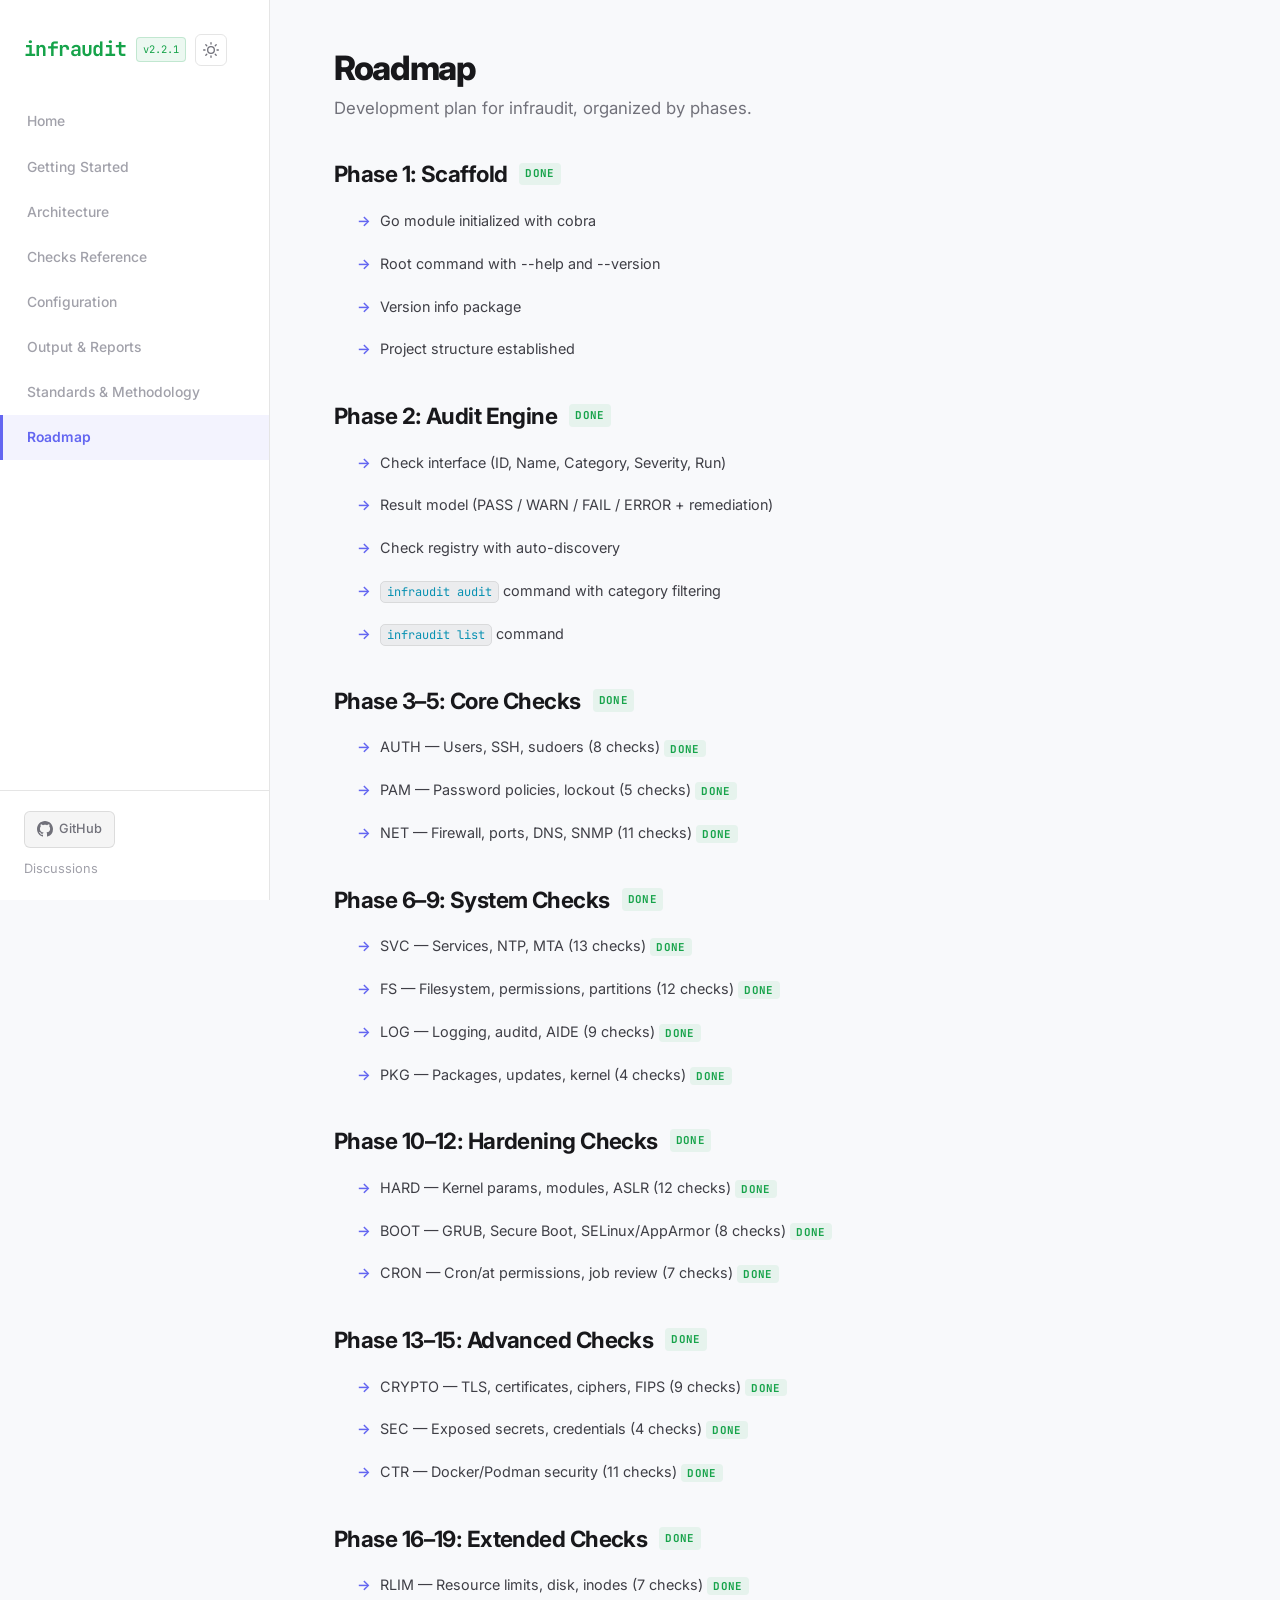
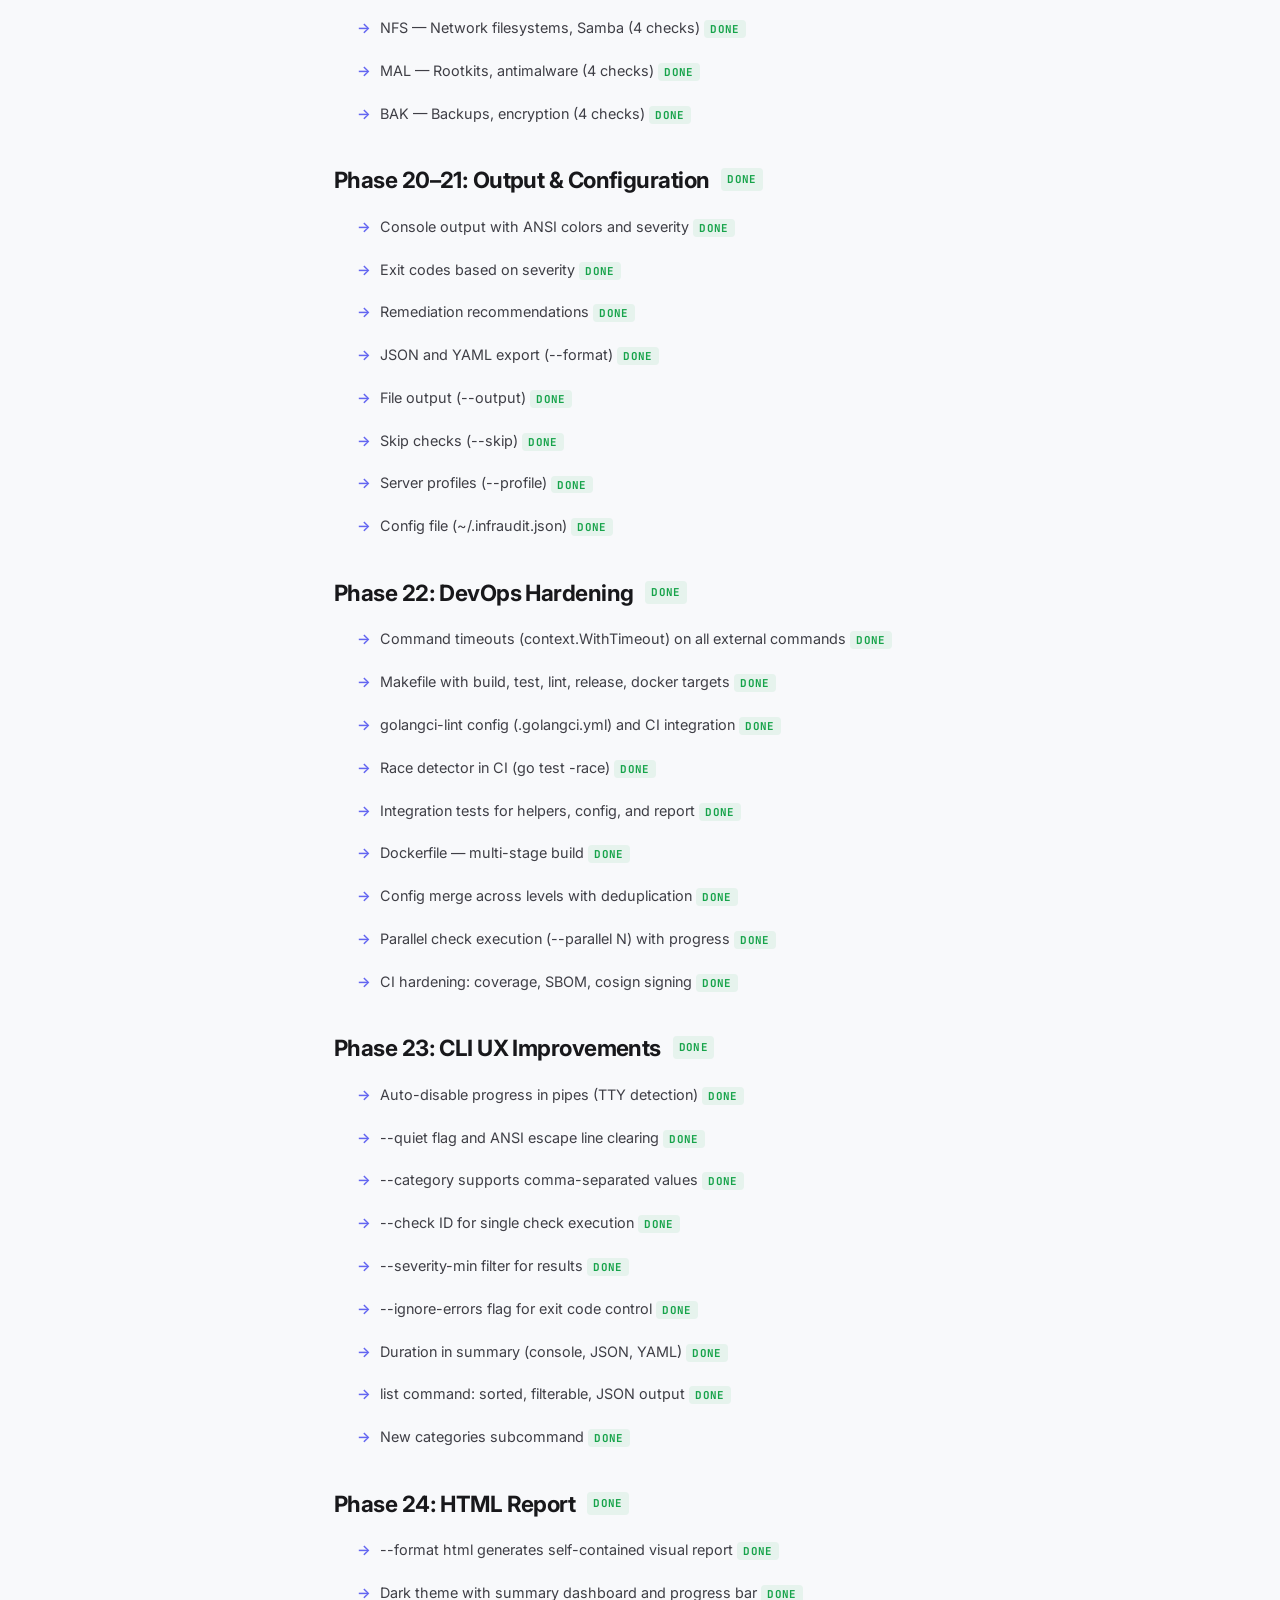
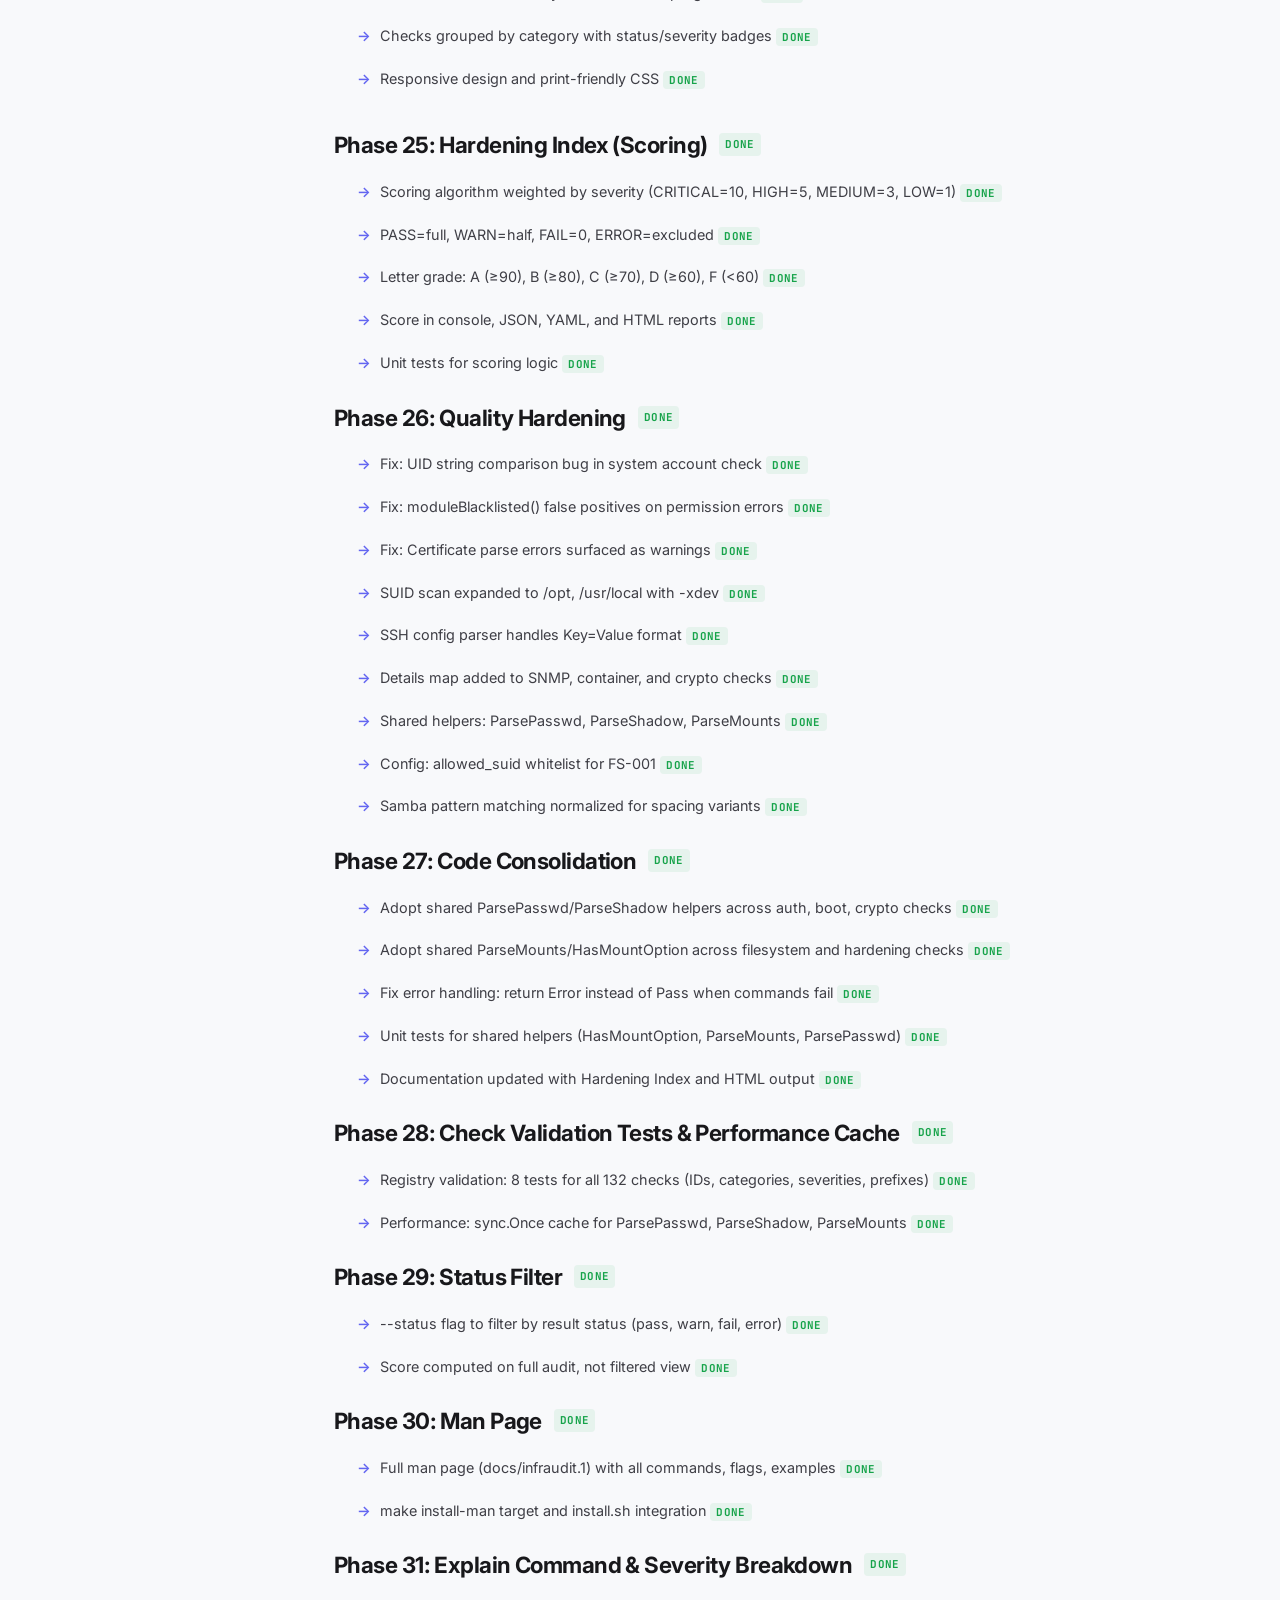
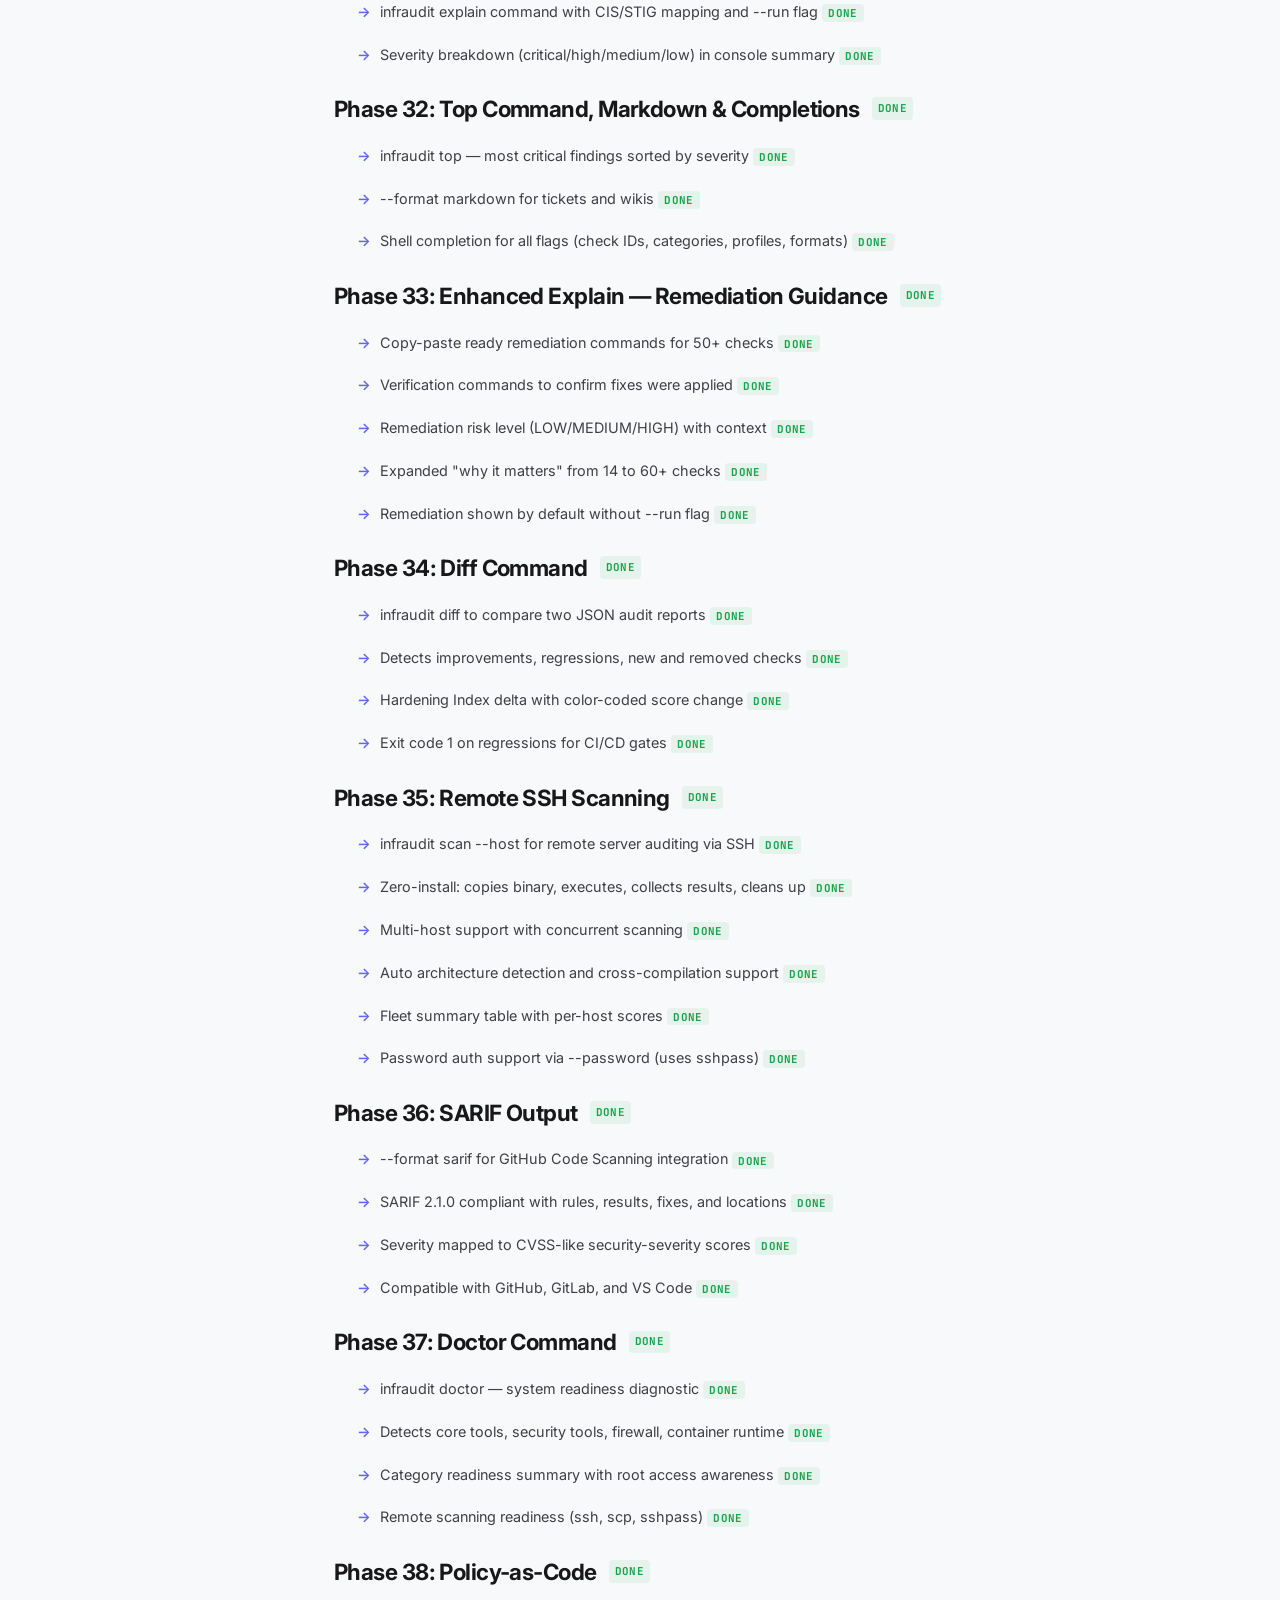
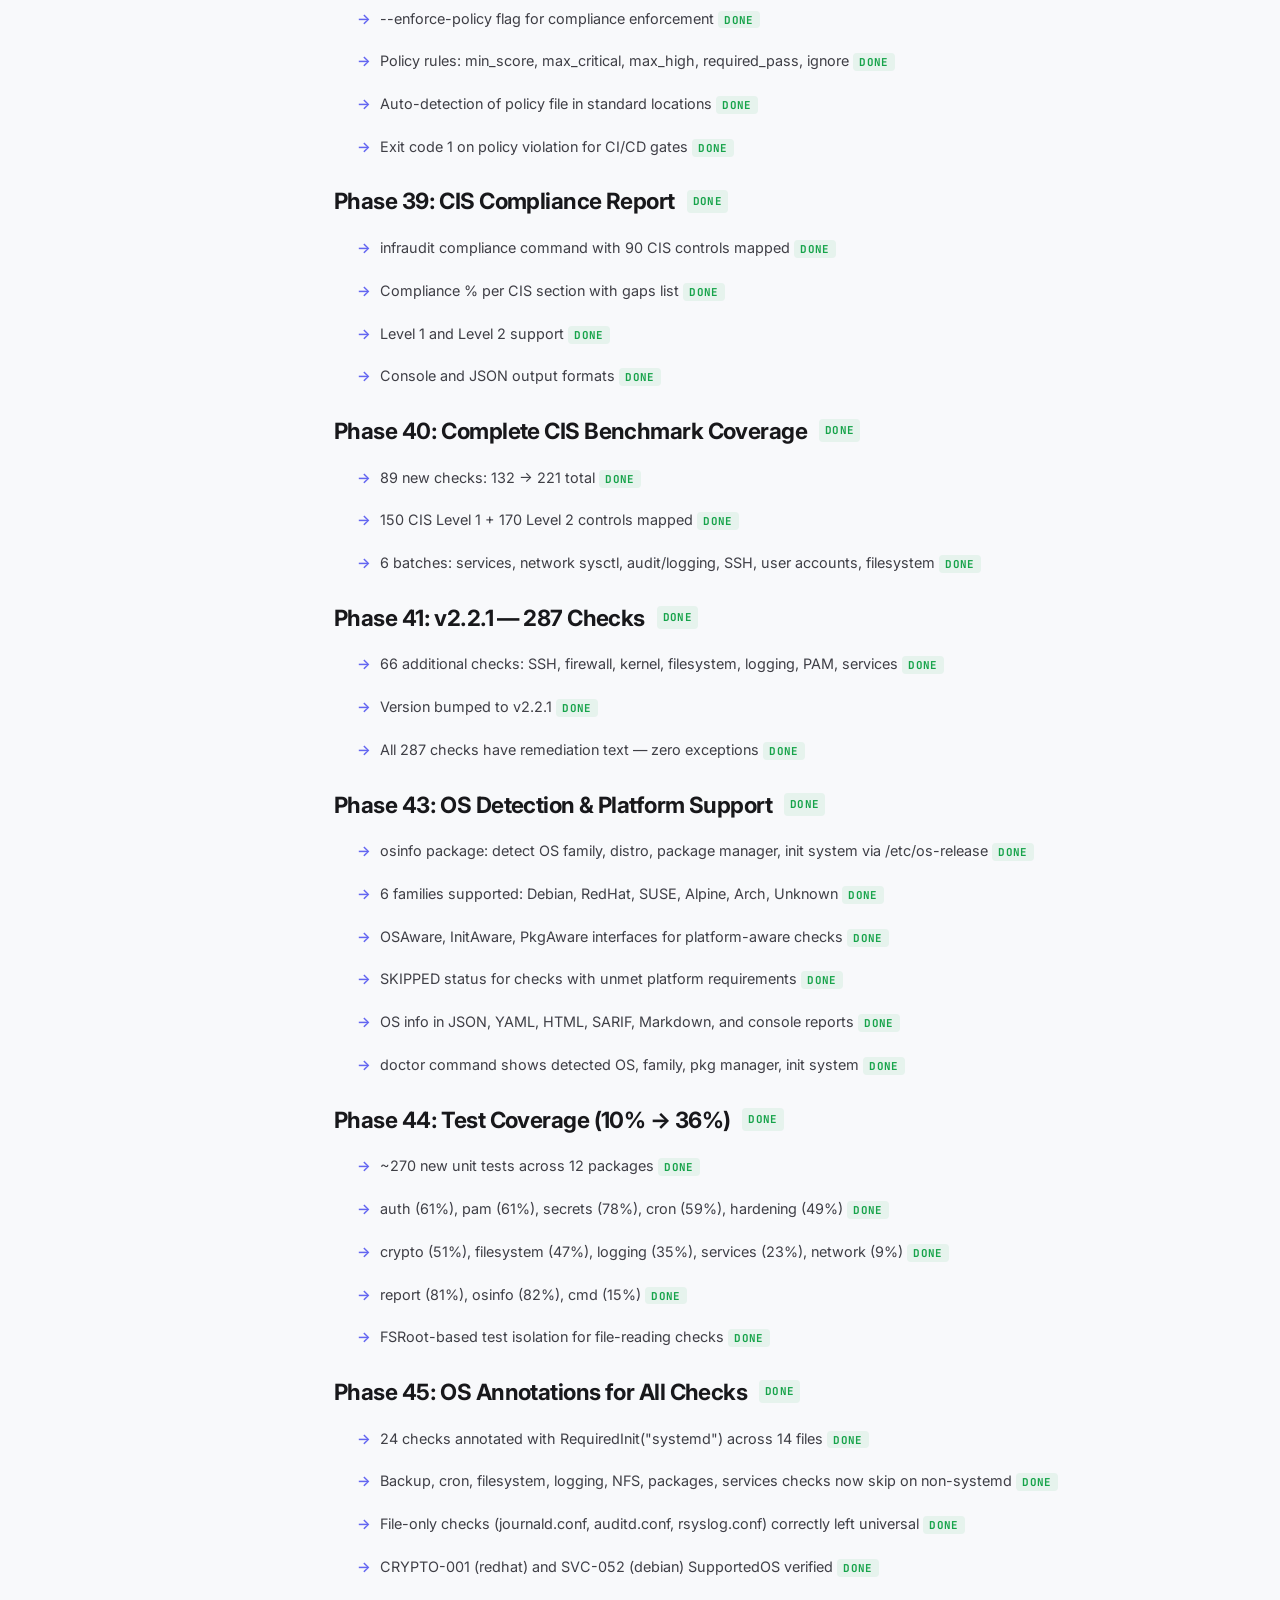
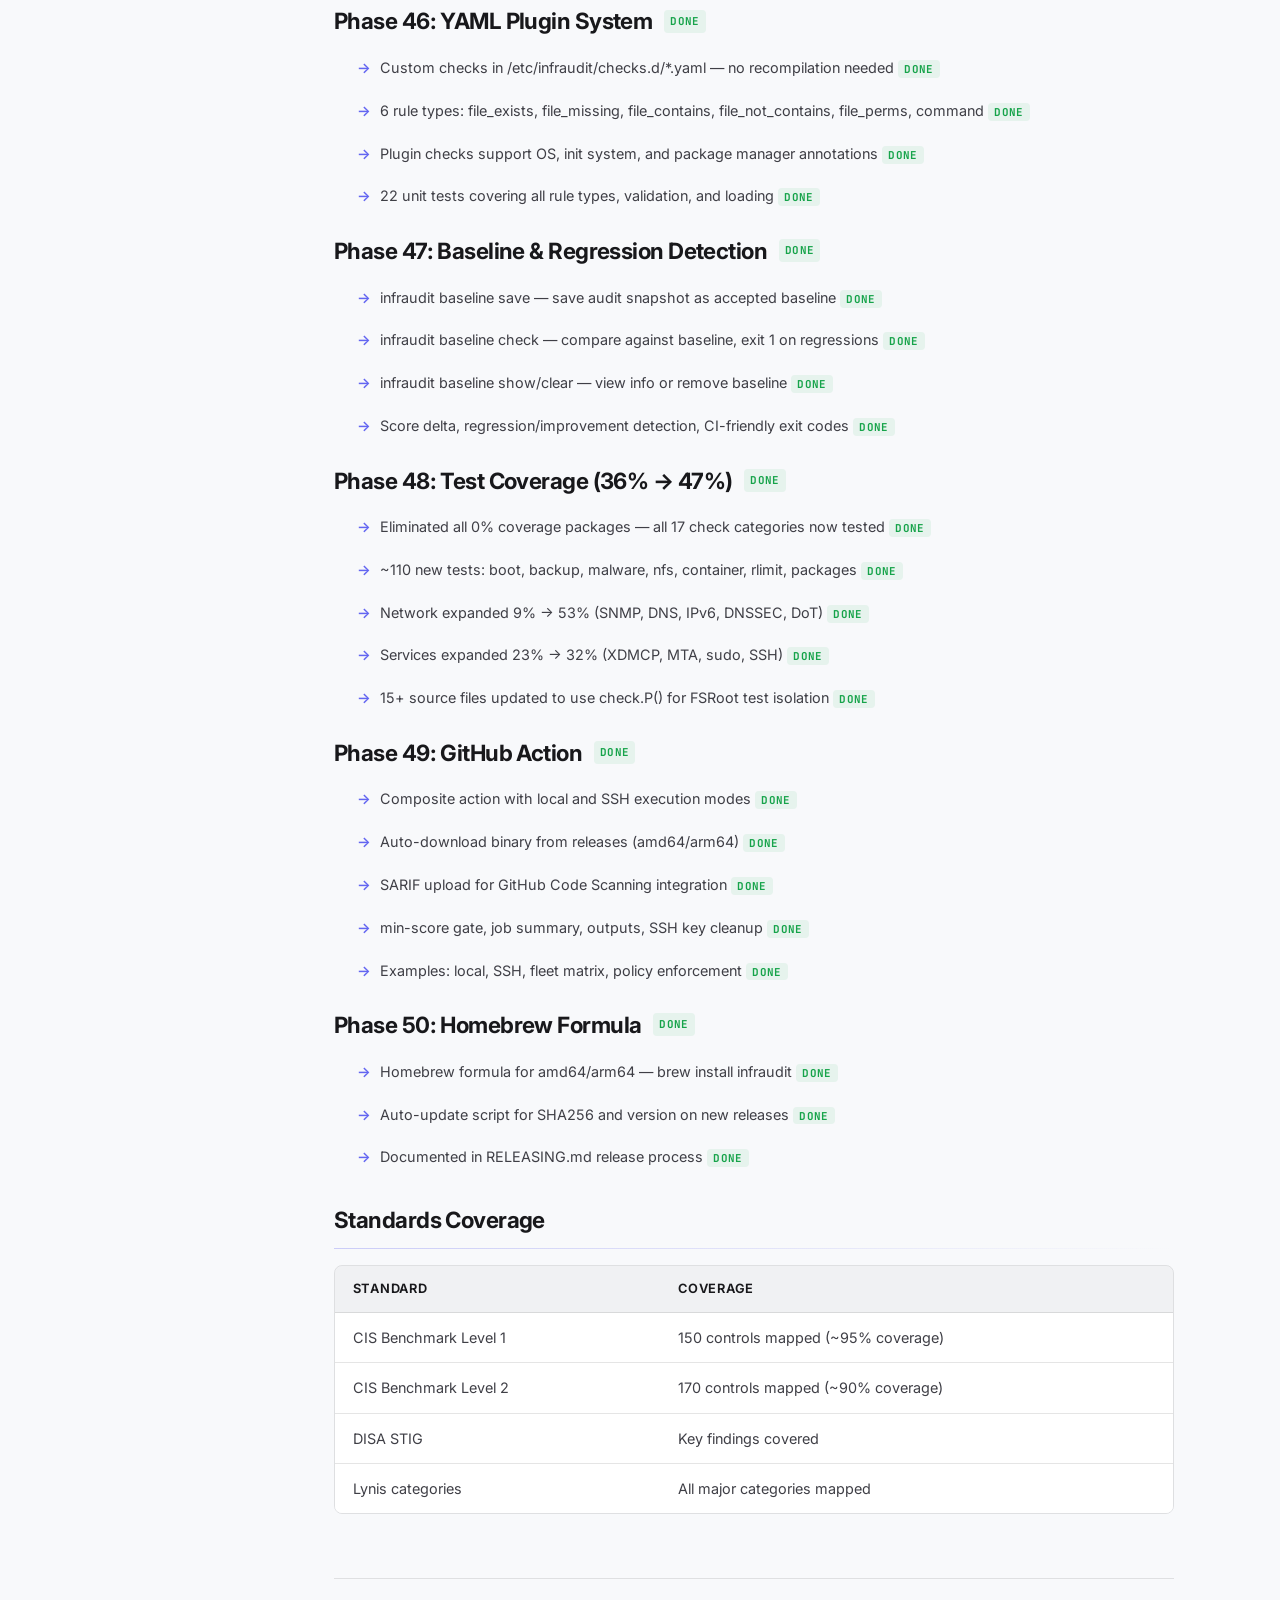
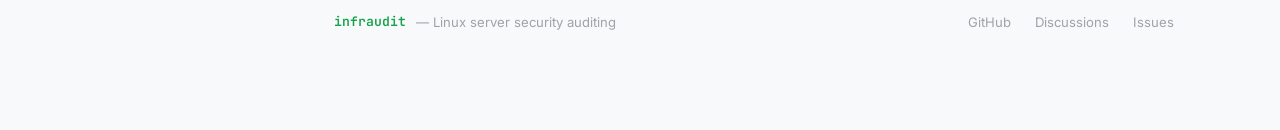
<file: docs/roadmap.html>
<!DOCTYPE html>
<html lang="en">
<head>
    <meta charset="UTF-8">
    <meta name="viewport" content="width=device-width, initial-scale=1.0">
    <title>Roadmap — infraudit</title>
    <link rel="stylesheet" href="assets/style.css">
    <script defer src="https://cloud.umami.is/script.js" data-website-id="cc14f784-2bfa-44fc-b564-113f861336f0"></script>
</head>
<body>
    <nav class="sidebar">
        <div class="sidebar-header">
            <div style="display:flex;align-items:center;gap:.6rem">
                <h1>infraudit</h1>
                <span class="version">v2.2.1</span>
            </div>
            <div style="display:flex;align-items:center;gap:.4rem">
                <button class="theme-toggle" aria-label="Toggle theme">
                    <svg class="icon-moon" viewBox="0 0 24 24"><path d="M21 12.79A9 9 0 1 1 11.21 3a7 7 0 0 0 9.79 9.79z"/></svg>
                    <svg class="icon-sun" viewBox="0 0 24 24"><circle cx="12" cy="12" r="5"/><line x1="12" y1="1" x2="12" y2="3"/><line x1="12" y1="21" x2="12" y2="23"/><line x1="4.22" y1="4.22" x2="5.64" y2="5.64"/><line x1="18.36" y1="18.36" x2="19.78" y2="19.78"/><line x1="1" y1="12" x2="3" y2="12"/><line x1="21" y1="12" x2="23" y2="12"/><line x1="4.22" y1="19.78" x2="5.64" y2="18.36"/><line x1="18.36" y1="5.64" x2="19.78" y2="4.22"/></svg>
                </button>
                <button class="mobile-toggle" aria-label="Menu"><span></span></button>
            </div>
        </div>
        <ul class="nav-links">
            <li><a href="index.html">Home</a></li>
            <li><a href="getting-started.html">Getting Started</a></li>
            <li><a href="architecture.html">Architecture</a></li>
            <li><a href="checks.html">Checks Reference</a></li>
            <li><a href="configuration.html">Configuration</a></li>
            <li><a href="output.html">Output &amp; Reports</a></li>
            <li><a href="standards.html">Standards &amp; Methodology</a></li>
            <li><a href="roadmap.html" class="active">Roadmap</a></li>
        </ul>
        <div class="sidebar-footer">
            <a href="https://github.com/civanmoreno/infraudit" class="github-btn">
                <svg viewBox="0 0 16 16"><path d="M8 0C3.58 0 0 3.58 0 8c0 3.54 2.29 6.53 5.47 7.59.4.07.55-.17.55-.38 0-.19-.01-.82-.01-1.49-2.01.37-2.53-.49-2.69-.94-.09-.23-.48-.94-.82-1.13-.28-.15-.68-.52-.01-.53.63-.01 1.08.58 1.23.82.72 1.21 1.87.87 2.33.66.07-.52.28-.87.51-1.07-1.78-.2-3.64-.89-3.64-3.95 0-.87.31-1.59.82-2.15-.08-.2-.36-1.02.08-2.12 0 0 .67-.21 2.2.82.64-.18 1.32-.27 2-.27.68 0 1.36.09 2 .27 1.53-1.04 2.2-.82 2.2-.82.44 1.1.16 1.92.08 2.12.51.56.82 1.27.82 2.15 0 3.07-1.87 3.75-3.65 3.95.29.25.54.73.54 1.48 0 1.07-.01 1.93-.01 2.2 0 .21.15.46.55.38A8.013 8.013 0 0016 8c0-4.42-3.58-8-8-8z"/></svg>
                GitHub
            </a>
            <a href="https://github.com/civanmoreno/infraudit/discussions">Discussions</a>
        </div>
    </nav>

    <main class="content">
        <h1>Roadmap</h1>
        <p>Development plan for infraudit, organized by phases.</p>

        <div class="phase">
            <div class="phase-header">
                <h2 style="border:none;margin:0;padding:0;">Phase 1: Scaffold</h2>
                <span class="phase-status done">DONE</span>
            </div>
            <ul class="check-list">
                <li>Go module initialized with cobra</li>
                <li>Root command with --help and --version</li>
                <li>Version info package</li>
                <li>Project structure established</li>
            </ul>
        </div>

        <div class="phase">
            <div class="phase-header">
                <h2 style="border:none;margin:0;padding:0;">Phase 2: Audit Engine</h2>
                <span class="phase-status done">DONE</span>
            </div>
            <ul class="check-list">
                <li>Check interface (ID, Name, Category, Severity, Run)</li>
                <li>Result model (PASS / WARN / FAIL / ERROR + remediation)</li>
                <li>Check registry with auto-discovery</li>
                <li><code>infraudit audit</code> command with category filtering</li>
                <li><code>infraudit list</code> command</li>
            </ul>
        </div>

        <div class="phase">
            <div class="phase-header">
                <h2 style="border:none;margin:0;padding:0;">Phase 3–5: Core Checks</h2>
                <span class="phase-status done">DONE</span>
            </div>
            <ul class="check-list">
                <li>AUTH — Users, SSH, sudoers (8 checks) <span class="phase-status done">DONE</span></li>
                <li>PAM — Password policies, lockout (5 checks) <span class="phase-status done">DONE</span></li>
                <li>NET — Firewall, ports, DNS, SNMP (11 checks) <span class="phase-status done">DONE</span></li>
            </ul>
        </div>

        <div class="phase">
            <div class="phase-header">
                <h2 style="border:none;margin:0;padding:0;">Phase 6–9: System Checks</h2>
                <span class="phase-status done">DONE</span>
            </div>
            <ul class="check-list">
                <li>SVC — Services, NTP, MTA (13 checks) <span class="phase-status done">DONE</span></li>
                <li>FS — Filesystem, permissions, partitions (12 checks) <span class="phase-status done">DONE</span></li>
                <li>LOG — Logging, auditd, AIDE (9 checks) <span class="phase-status done">DONE</span></li>
                <li>PKG — Packages, updates, kernel (4 checks) <span class="phase-status done">DONE</span></li>
            </ul>
        </div>

        <div class="phase">
            <div class="phase-header">
                <h2 style="border:none;margin:0;padding:0;">Phase 10–12: Hardening Checks</h2>
                <span class="phase-status done">DONE</span>
            </div>
            <ul class="check-list">
                <li>HARD — Kernel params, modules, ASLR (12 checks) <span class="phase-status done">DONE</span></li>
                <li>BOOT — GRUB, Secure Boot, SELinux/AppArmor (8 checks) <span class="phase-status done">DONE</span></li>
                <li>CRON — Cron/at permissions, job review (7 checks) <span class="phase-status done">DONE</span></li>
            </ul>
        </div>

        <div class="phase">
            <div class="phase-header">
                <h2 style="border:none;margin:0;padding:0;">Phase 13–15: Advanced Checks</h2>
                <span class="phase-status done">DONE</span>
            </div>
            <ul class="check-list">
                <li>CRYPTO — TLS, certificates, ciphers, FIPS (9 checks) <span class="phase-status done">DONE</span></li>
                <li>SEC — Exposed secrets, credentials (4 checks) <span class="phase-status done">DONE</span></li>
                <li>CTR — Docker/Podman security (11 checks) <span class="phase-status done">DONE</span></li>
            </ul>
        </div>

        <div class="phase">
            <div class="phase-header">
                <h2 style="border:none;margin:0;padding:0;">Phase 16–19: Extended Checks</h2>
                <span class="phase-status done">DONE</span>
            </div>
            <ul class="check-list">
                <li>RLIM — Resource limits, disk, inodes (7 checks) <span class="phase-status done">DONE</span></li>
                <li>NFS — Network filesystems, Samba (4 checks) <span class="phase-status done">DONE</span></li>
                <li>MAL — Rootkits, antimalware (4 checks) <span class="phase-status done">DONE</span></li>
                <li>BAK — Backups, encryption (4 checks) <span class="phase-status done">DONE</span></li>
            </ul>
        </div>

        <div class="phase">
            <div class="phase-header">
                <h2 style="border:none;margin:0;padding:0;">Phase 20–21: Output &amp; Configuration</h2>
                <span class="phase-status done">DONE</span>
            </div>
            <ul class="check-list">
                <li>Console output with ANSI colors and severity <span class="phase-status done">DONE</span></li>
                <li>Exit codes based on severity <span class="phase-status done">DONE</span></li>
                <li>Remediation recommendations <span class="phase-status done">DONE</span></li>
                <li>JSON and YAML export (--format) <span class="phase-status done">DONE</span></li>
                <li>File output (--output) <span class="phase-status done">DONE</span></li>
                <li>Skip checks (--skip) <span class="phase-status done">DONE</span></li>
                <li>Server profiles (--profile) <span class="phase-status done">DONE</span></li>
                <li>Config file (~/.infraudit.json) <span class="phase-status done">DONE</span></li>
            </ul>
        </div>

        <div class="phase">
            <div class="phase-header">
                <h2 style="border:none;margin:0;padding:0;">Phase 22: DevOps Hardening</h2>
                <span class="phase-status done">DONE</span>
            </div>
            <ul class="check-list">
                <li>Command timeouts (context.WithTimeout) on all external commands <span class="phase-status done">DONE</span></li>
                <li>Makefile with build, test, lint, release, docker targets <span class="phase-status done">DONE</span></li>
                <li>golangci-lint config (.golangci.yml) and CI integration <span class="phase-status done">DONE</span></li>
                <li>Race detector in CI (go test -race) <span class="phase-status done">DONE</span></li>
                <li>Integration tests for helpers, config, and report <span class="phase-status done">DONE</span></li>
                <li>Dockerfile — multi-stage build <span class="phase-status done">DONE</span></li>
                <li>Config merge across levels with deduplication <span class="phase-status done">DONE</span></li>
                <li>Parallel check execution (--parallel N) with progress <span class="phase-status done">DONE</span></li>
                <li>CI hardening: coverage, SBOM, cosign signing <span class="phase-status done">DONE</span></li>
            </ul>
        </div>

        <div class="phase">
            <div class="phase-header">
                <h2 style="border:none;margin:0;padding:0;">Phase 23: CLI UX Improvements</h2>
                <span class="phase-status done">DONE</span>
            </div>
            <ul class="check-list">
                <li>Auto-disable progress in pipes (TTY detection) <span class="phase-status done">DONE</span></li>
                <li>--quiet flag and ANSI escape line clearing <span class="phase-status done">DONE</span></li>
                <li>--category supports comma-separated values <span class="phase-status done">DONE</span></li>
                <li>--check ID for single check execution <span class="phase-status done">DONE</span></li>
                <li>--severity-min filter for results <span class="phase-status done">DONE</span></li>
                <li>--ignore-errors flag for exit code control <span class="phase-status done">DONE</span></li>
                <li>Duration in summary (console, JSON, YAML) <span class="phase-status done">DONE</span></li>
                <li>list command: sorted, filterable, JSON output <span class="phase-status done">DONE</span></li>
                <li>New categories subcommand <span class="phase-status done">DONE</span></li>
            </ul>
        </div>

        <div class="phase">
            <div class="phase-header">
                <h2 style="border:none;margin:0;padding:0;">Phase 24: HTML Report</h2>
                <span class="phase-status done">DONE</span>
            </div>
            <ul class="check-list">
                <li>--format html generates self-contained visual report <span class="phase-status done">DONE</span></li>
                <li>Dark theme with summary dashboard and progress bar <span class="phase-status done">DONE</span></li>
                <li>Checks grouped by category with status/severity badges <span class="phase-status done">DONE</span></li>
                <li>Responsive design and print-friendly CSS <span class="phase-status done">DONE</span></li>
            </ul>
        </div>

        <div class="phase-card">
            <div class="phase-header">
                <h2 style="border:none;margin:0;padding:0;">Phase 25: Hardening Index (Scoring)</h2>
                <span class="phase-status done">DONE</span>
            </div>
            <ul class="check-list">
                <li>Scoring algorithm weighted by severity (CRITICAL=10, HIGH=5, MEDIUM=3, LOW=1) <span class="phase-status done">DONE</span></li>
                <li>PASS=full, WARN=half, FAIL=0, ERROR=excluded <span class="phase-status done">DONE</span></li>
                <li>Letter grade: A (≥90), B (≥80), C (≥70), D (≥60), F (&lt;60) <span class="phase-status done">DONE</span></li>
                <li>Score in console, JSON, YAML, and HTML reports <span class="phase-status done">DONE</span></li>
                <li>Unit tests for scoring logic <span class="phase-status done">DONE</span></li>
            </ul>
        </div>

        <div class="phase-card">
            <div class="phase-header">
                <h2 style="border:none;margin:0;padding:0;">Phase 26: Quality Hardening</h2>
                <span class="phase-status done">DONE</span>
            </div>
            <ul class="check-list">
                <li>Fix: UID string comparison bug in system account check <span class="phase-status done">DONE</span></li>
                <li>Fix: moduleBlacklisted() false positives on permission errors <span class="phase-status done">DONE</span></li>
                <li>Fix: Certificate parse errors surfaced as warnings <span class="phase-status done">DONE</span></li>
                <li>SUID scan expanded to /opt, /usr/local with -xdev <span class="phase-status done">DONE</span></li>
                <li>SSH config parser handles Key=Value format <span class="phase-status done">DONE</span></li>
                <li>Details map added to SNMP, container, and crypto checks <span class="phase-status done">DONE</span></li>
                <li>Shared helpers: ParsePasswd, ParseShadow, ParseMounts <span class="phase-status done">DONE</span></li>
                <li>Config: allowed_suid whitelist for FS-001 <span class="phase-status done">DONE</span></li>
                <li>Samba pattern matching normalized for spacing variants <span class="phase-status done">DONE</span></li>
            </ul>
        </div>

        <div class="phase-card">
            <div class="phase-header">
                <h2 style="border:none;margin:0;padding:0;">Phase 27: Code Consolidation</h2>
                <span class="phase-status done">DONE</span>
            </div>
            <ul class="check-list">
                <li>Adopt shared ParsePasswd/ParseShadow helpers across auth, boot, crypto checks <span class="phase-status done">DONE</span></li>
                <li>Adopt shared ParseMounts/HasMountOption across filesystem and hardening checks <span class="phase-status done">DONE</span></li>
                <li>Fix error handling: return Error instead of Pass when commands fail <span class="phase-status done">DONE</span></li>
                <li>Unit tests for shared helpers (HasMountOption, ParseMounts, ParsePasswd) <span class="phase-status done">DONE</span></li>
                <li>Documentation updated with Hardening Index and HTML output <span class="phase-status done">DONE</span></li>
            </ul>
        </div>

        <div class="phase-card">
            <div class="phase-header">
                <h2 style="border:none;margin:0;padding:0;">Phase 28: Check Validation Tests &amp; Performance Cache</h2>
                <span class="phase-status done">DONE</span>
            </div>
            <ul class="check-list">
                <li>Registry validation: 8 tests for all 132 checks (IDs, categories, severities, prefixes) <span class="phase-status done">DONE</span></li>
                <li>Performance: sync.Once cache for ParsePasswd, ParseShadow, ParseMounts <span class="phase-status done">DONE</span></li>
            </ul>
        </div>

        <div class="phase-card">
            <div class="phase-header">
                <h2 style="border:none;margin:0;padding:0;">Phase 29: Status Filter</h2>
                <span class="phase-status done">DONE</span>
            </div>
            <ul class="check-list">
                <li>--status flag to filter by result status (pass, warn, fail, error) <span class="phase-status done">DONE</span></li>
                <li>Score computed on full audit, not filtered view <span class="phase-status done">DONE</span></li>
            </ul>
        </div>

        <div class="phase-card">
            <div class="phase-header">
                <h2 style="border:none;margin:0;padding:0;">Phase 30: Man Page</h2>
                <span class="phase-status done">DONE</span>
            </div>
            <ul class="check-list">
                <li>Full man page (docs/infraudit.1) with all commands, flags, examples <span class="phase-status done">DONE</span></li>
                <li>make install-man target and install.sh integration <span class="phase-status done">DONE</span></li>
            </ul>
        </div>

        <div class="phase-card">
            <div class="phase-header">
                <h2 style="border:none;margin:0;padding:0;">Phase 31: Explain Command &amp; Severity Breakdown</h2>
                <span class="phase-status done">DONE</span>
            </div>
            <ul class="check-list">
                <li>infraudit explain command with CIS/STIG mapping and --run flag <span class="phase-status done">DONE</span></li>
                <li>Severity breakdown (critical/high/medium/low) in console summary <span class="phase-status done">DONE</span></li>
            </ul>
        </div>

        <div class="phase-card">
            <div class="phase-header">
                <h2 style="border:none;margin:0;padding:0;">Phase 32: Top Command, Markdown &amp; Completions</h2>
                <span class="phase-status done">DONE</span>
            </div>
            <ul class="check-list">
                <li>infraudit top — most critical findings sorted by severity <span class="phase-status done">DONE</span></li>
                <li>--format markdown for tickets and wikis <span class="phase-status done">DONE</span></li>
                <li>Shell completion for all flags (check IDs, categories, profiles, formats) <span class="phase-status done">DONE</span></li>
            </ul>
        </div>

        <div class="phase-card">
            <div class="phase-header">
                <h2 style="border:none;margin:0;padding:0;">Phase 33: Enhanced Explain — Remediation Guidance</h2>
                <span class="phase-status done">DONE</span>
            </div>
            <ul class="check-list">
                <li>Copy-paste ready remediation commands for 50+ checks <span class="phase-status done">DONE</span></li>
                <li>Verification commands to confirm fixes were applied <span class="phase-status done">DONE</span></li>
                <li>Remediation risk level (LOW/MEDIUM/HIGH) with context <span class="phase-status done">DONE</span></li>
                <li>Expanded "why it matters" from 14 to 60+ checks <span class="phase-status done">DONE</span></li>
                <li>Remediation shown by default without --run flag <span class="phase-status done">DONE</span></li>
            </ul>
        </div>

        <div class="phase-card">
            <div class="phase-header">
                <h2 style="border:none;margin:0;padding:0;">Phase 34: Diff Command</h2>
                <span class="phase-status done">DONE</span>
            </div>
            <ul class="check-list">
                <li>infraudit diff to compare two JSON audit reports <span class="phase-status done">DONE</span></li>
                <li>Detects improvements, regressions, new and removed checks <span class="phase-status done">DONE</span></li>
                <li>Hardening Index delta with color-coded score change <span class="phase-status done">DONE</span></li>
                <li>Exit code 1 on regressions for CI/CD gates <span class="phase-status done">DONE</span></li>
            </ul>
        </div>

        <div class="phase-card">
            <div class="phase-header">
                <h2 style="border:none;margin:0;padding:0;">Phase 35: Remote SSH Scanning</h2>
                <span class="phase-status done">DONE</span>
            </div>
            <ul class="check-list">
                <li>infraudit scan --host for remote server auditing via SSH <span class="phase-status done">DONE</span></li>
                <li>Zero-install: copies binary, executes, collects results, cleans up <span class="phase-status done">DONE</span></li>
                <li>Multi-host support with concurrent scanning <span class="phase-status done">DONE</span></li>
                <li>Auto architecture detection and cross-compilation support <span class="phase-status done">DONE</span></li>
                <li>Fleet summary table with per-host scores <span class="phase-status done">DONE</span></li>
                <li>Password auth support via --password (uses sshpass) <span class="phase-status done">DONE</span></li>
            </ul>
        </div>

        <div class="phase-card">
            <div class="phase-header">
                <h2 style="border:none;margin:0;padding:0;">Phase 36: SARIF Output</h2>
                <span class="phase-status done">DONE</span>
            </div>
            <ul class="check-list">
                <li>--format sarif for GitHub Code Scanning integration <span class="phase-status done">DONE</span></li>
                <li>SARIF 2.1.0 compliant with rules, results, fixes, and locations <span class="phase-status done">DONE</span></li>
                <li>Severity mapped to CVSS-like security-severity scores <span class="phase-status done">DONE</span></li>
                <li>Compatible with GitHub, GitLab, and VS Code <span class="phase-status done">DONE</span></li>
            </ul>
        </div>

        <div class="phase-card">
            <div class="phase-header">
                <h2 style="border:none;margin:0;padding:0;">Phase 37: Doctor Command</h2>
                <span class="phase-status done">DONE</span>
            </div>
            <ul class="check-list">
                <li>infraudit doctor — system readiness diagnostic <span class="phase-status done">DONE</span></li>
                <li>Detects core tools, security tools, firewall, container runtime <span class="phase-status done">DONE</span></li>
                <li>Category readiness summary with root access awareness <span class="phase-status done">DONE</span></li>
                <li>Remote scanning readiness (ssh, scp, sshpass) <span class="phase-status done">DONE</span></li>
            </ul>
        </div>

        <div class="phase-card">
            <div class="phase-header">
                <h2 style="border:none;margin:0;padding:0;">Phase 38: Policy-as-Code</h2>
                <span class="phase-status done">DONE</span>
            </div>
            <ul class="check-list">
                <li>--enforce-policy flag for compliance enforcement <span class="phase-status done">DONE</span></li>
                <li>Policy rules: min_score, max_critical, max_high, required_pass, ignore <span class="phase-status done">DONE</span></li>
                <li>Auto-detection of policy file in standard locations <span class="phase-status done">DONE</span></li>
                <li>Exit code 1 on policy violation for CI/CD gates <span class="phase-status done">DONE</span></li>
            </ul>
        </div>

        <div class="phase-card">
            <div class="phase-header">
                <h2 style="border:none;margin:0;padding:0;">Phase 39: CIS Compliance Report</h2>
                <span class="phase-status done">DONE</span>
            </div>
            <ul class="check-list">
                <li>infraudit compliance command with 90 CIS controls mapped <span class="phase-status done">DONE</span></li>
                <li>Compliance % per CIS section with gaps list <span class="phase-status done">DONE</span></li>
                <li>Level 1 and Level 2 support <span class="phase-status done">DONE</span></li>
                <li>Console and JSON output formats <span class="phase-status done">DONE</span></li>
            </ul>
        </div>

        <div class="phase-card">
            <div class="phase-header">
                <h2 style="border:none;margin:0;padding:0;">Phase 40: Complete CIS Benchmark Coverage</h2>
                <span class="phase-status done">DONE</span>
            </div>
            <ul class="check-list">
                <li>89 new checks: 132 → 221 total <span class="phase-status done">DONE</span></li>
                <li>150 CIS Level 1 + 170 Level 2 controls mapped <span class="phase-status done">DONE</span></li>
                <li>6 batches: services, network sysctl, audit/logging, SSH, user accounts, filesystem <span class="phase-status done">DONE</span></li>
            </ul>
        </div>

        <div class="phase-card">
            <div class="phase-header">
                <h2 style="border:none;margin:0;padding:0;">Phase 41: v2.2.1 — 287 Checks</h2>
                <span class="phase-status done">DONE</span>
            </div>
            <ul class="check-list">
                <li>66 additional checks: SSH, firewall, kernel, filesystem, logging, PAM, services <span class="phase-status done">DONE</span></li>
                <li>Version bumped to v2.2.1 <span class="phase-status done">DONE</span></li>
                <li>All 287 checks have remediation text — zero exceptions <span class="phase-status done">DONE</span></li>
            </ul>
        </div>

        <div class="phase-card">
            <div class="phase-header">
                <h2 style="border:none;margin:0;padding:0;">Phase 43: OS Detection &amp; Platform Support</h2>
                <span class="phase-status done">DONE</span>
            </div>
            <ul class="check-list">
                <li>osinfo package: detect OS family, distro, package manager, init system via /etc/os-release <span class="phase-status done">DONE</span></li>
                <li>6 families supported: Debian, RedHat, SUSE, Alpine, Arch, Unknown <span class="phase-status done">DONE</span></li>
                <li>OSAware, InitAware, PkgAware interfaces for platform-aware checks <span class="phase-status done">DONE</span></li>
                <li>SKIPPED status for checks with unmet platform requirements <span class="phase-status done">DONE</span></li>
                <li>OS info in JSON, YAML, HTML, SARIF, Markdown, and console reports <span class="phase-status done">DONE</span></li>
                <li>doctor command shows detected OS, family, pkg manager, init system <span class="phase-status done">DONE</span></li>
            </ul>
        </div>

        <div class="phase-card">
            <div class="phase-header">
                <h2 style="border:none;margin:0;padding:0;">Phase 44: Test Coverage (10% &rarr; 36%)</h2>
                <span class="phase-status done">DONE</span>
            </div>
            <ul class="check-list">
                <li>~270 new unit tests across 12 packages <span class="phase-status done">DONE</span></li>
                <li>auth (61%), pam (61%), secrets (78%), cron (59%), hardening (49%) <span class="phase-status done">DONE</span></li>
                <li>crypto (51%), filesystem (47%), logging (35%), services (23%), network (9%) <span class="phase-status done">DONE</span></li>
                <li>report (81%), osinfo (82%), cmd (15%) <span class="phase-status done">DONE</span></li>
                <li>FSRoot-based test isolation for file-reading checks <span class="phase-status done">DONE</span></li>
            </ul>
        </div>

        <div class="phase-card">
            <div class="phase-header">
                <h2 style="border:none;margin:0;padding:0;">Phase 45: OS Annotations for All Checks</h2>
                <span class="phase-status done">DONE</span>
            </div>
            <ul class="check-list">
                <li>24 checks annotated with RequiredInit("systemd") across 14 files <span class="phase-status done">DONE</span></li>
                <li>Backup, cron, filesystem, logging, NFS, packages, services checks now skip on non-systemd <span class="phase-status done">DONE</span></li>
                <li>File-only checks (journald.conf, auditd.conf, rsyslog.conf) correctly left universal <span class="phase-status done">DONE</span></li>
                <li>CRYPTO-001 (redhat) and SVC-052 (debian) SupportedOS verified <span class="phase-status done">DONE</span></li>
            </ul>
        </div>

        <div class="phase-card">
            <div class="phase-header">
                <h2 style="border:none;margin:0;padding:0;">Phase 46: YAML Plugin System</h2>
                <span class="phase-status done">DONE</span>
            </div>
            <ul class="check-list">
                <li>Custom checks in /etc/infraudit/checks.d/*.yaml — no recompilation needed <span class="phase-status done">DONE</span></li>
                <li>6 rule types: file_exists, file_missing, file_contains, file_not_contains, file_perms, command <span class="phase-status done">DONE</span></li>
                <li>Plugin checks support OS, init system, and package manager annotations <span class="phase-status done">DONE</span></li>
                <li>22 unit tests covering all rule types, validation, and loading <span class="phase-status done">DONE</span></li>
            </ul>
        </div>

        <div class="phase-card">
            <div class="phase-header">
                <h2 style="border:none;margin:0;padding:0;">Phase 47: Baseline &amp; Regression Detection</h2>
                <span class="phase-status done">DONE</span>
            </div>
            <ul class="check-list">
                <li>infraudit baseline save — save audit snapshot as accepted baseline <span class="phase-status done">DONE</span></li>
                <li>infraudit baseline check — compare against baseline, exit 1 on regressions <span class="phase-status done">DONE</span></li>
                <li>infraudit baseline show/clear — view info or remove baseline <span class="phase-status done">DONE</span></li>
                <li>Score delta, regression/improvement detection, CI-friendly exit codes <span class="phase-status done">DONE</span></li>
            </ul>
        </div>

        <div class="phase-card">
            <div class="phase-header">
                <h2 style="border:none;margin:0;padding:0;">Phase 48: Test Coverage (36% &rarr; 47%)</h2>
                <span class="phase-status done">DONE</span>
            </div>
            <ul class="check-list">
                <li>Eliminated all 0% coverage packages — all 17 check categories now tested <span class="phase-status done">DONE</span></li>
                <li>~110 new tests: boot, backup, malware, nfs, container, rlimit, packages <span class="phase-status done">DONE</span></li>
                <li>Network expanded 9% &rarr; 53% (SNMP, DNS, IPv6, DNSSEC, DoT) <span class="phase-status done">DONE</span></li>
                <li>Services expanded 23% &rarr; 32% (XDMCP, MTA, sudo, SSH) <span class="phase-status done">DONE</span></li>
                <li>15+ source files updated to use check.P() for FSRoot test isolation <span class="phase-status done">DONE</span></li>
            </ul>
        </div>

        <div class="phase-card">
            <div class="phase-header">
                <h2 style="border:none;margin:0;padding:0;">Phase 49: GitHub Action</h2>
                <span class="phase-status done">DONE</span>
            </div>
            <ul class="check-list">
                <li>Composite action with local and SSH execution modes <span class="phase-status done">DONE</span></li>
                <li>Auto-download binary from releases (amd64/arm64) <span class="phase-status done">DONE</span></li>
                <li>SARIF upload for GitHub Code Scanning integration <span class="phase-status done">DONE</span></li>
                <li>min-score gate, job summary, outputs, SSH key cleanup <span class="phase-status done">DONE</span></li>
                <li>Examples: local, SSH, fleet matrix, policy enforcement <span class="phase-status done">DONE</span></li>
            </ul>
        </div>

        <div class="phase-card">
            <div class="phase-header">
                <h2 style="border:none;margin:0;padding:0;">Phase 50: Homebrew Formula</h2>
                <span class="phase-status done">DONE</span>
            </div>
            <ul class="check-list">
                <li>Homebrew formula for amd64/arm64 — brew install infraudit <span class="phase-status done">DONE</span></li>
                <li>Auto-update script for SHA256 and version on new releases <span class="phase-status done">DONE</span></li>
                <li>Documented in RELEASING.md release process <span class="phase-status done">DONE</span></li>
            </ul>
        </div>

        <h2>Standards Coverage</h2>
        <table>
            <thead>
                <tr><th>Standard</th><th>Coverage</th></tr>
            </thead>
            <tbody>
                <tr><td>CIS Benchmark Level 1</td><td>150 controls mapped (~95% coverage)</td></tr>
                <tr><td>CIS Benchmark Level 2</td><td>170 controls mapped (~90% coverage)</td></tr>
                <tr><td>DISA STIG</td><td>Key findings covered</td></tr>
                <tr><td>Lynis categories</td><td>All major categories mapped</td></tr>
            </tbody>
        </table>
        <footer class="footer">
            <div class="footer-left"><span>infraudit</span> &mdash; Linux server security auditing</div>
            <div class="footer-links">
                <a href="https://github.com/civanmoreno/infraudit">GitHub</a>
                <a href="https://github.com/civanmoreno/infraudit/discussions">Discussions</a>
                <a href="https://github.com/civanmoreno/infraudit/issues">Issues</a>
            </div>
        </footer>
    </main>

    <div class="scroll-progress"></div>
    <a href="#" class="back-to-top" aria-label="Back to top">&uarr;</a>
    <script src="assets/app.js"></script>
</body>
</html>
</file>
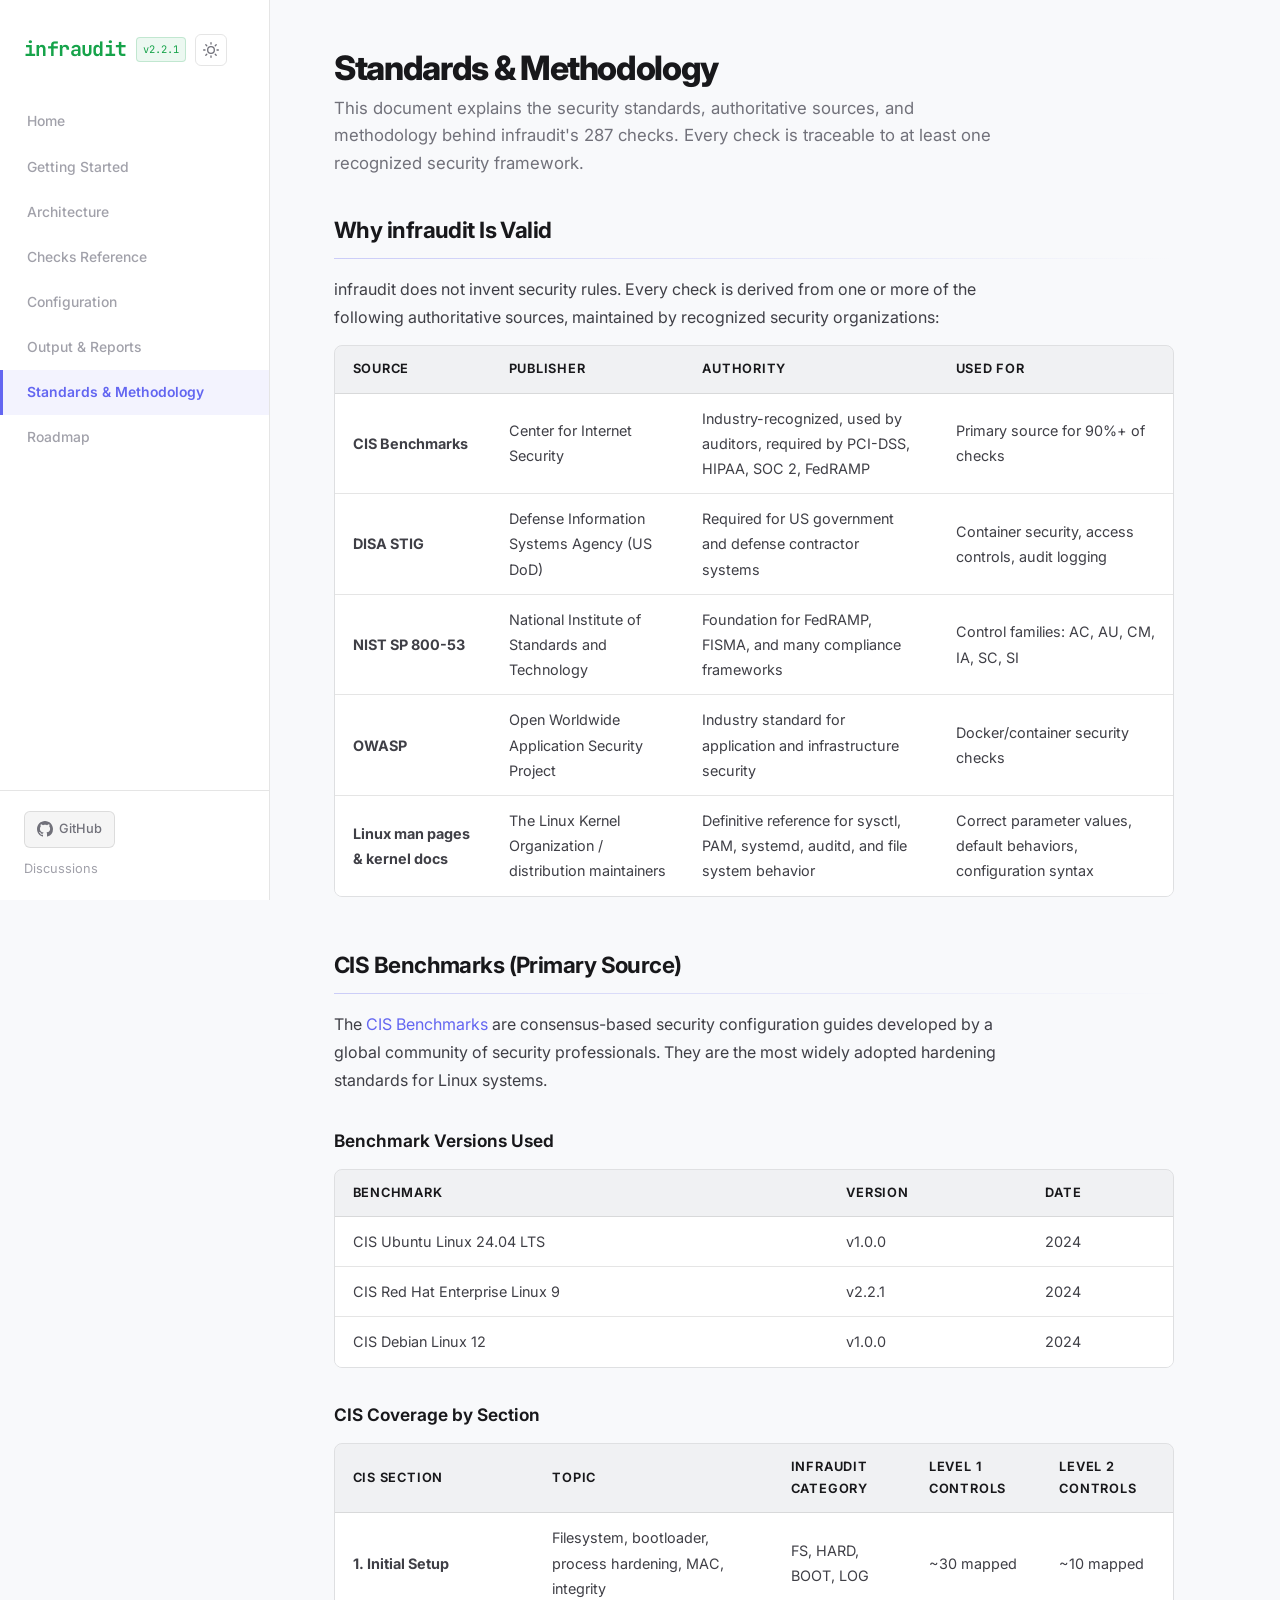
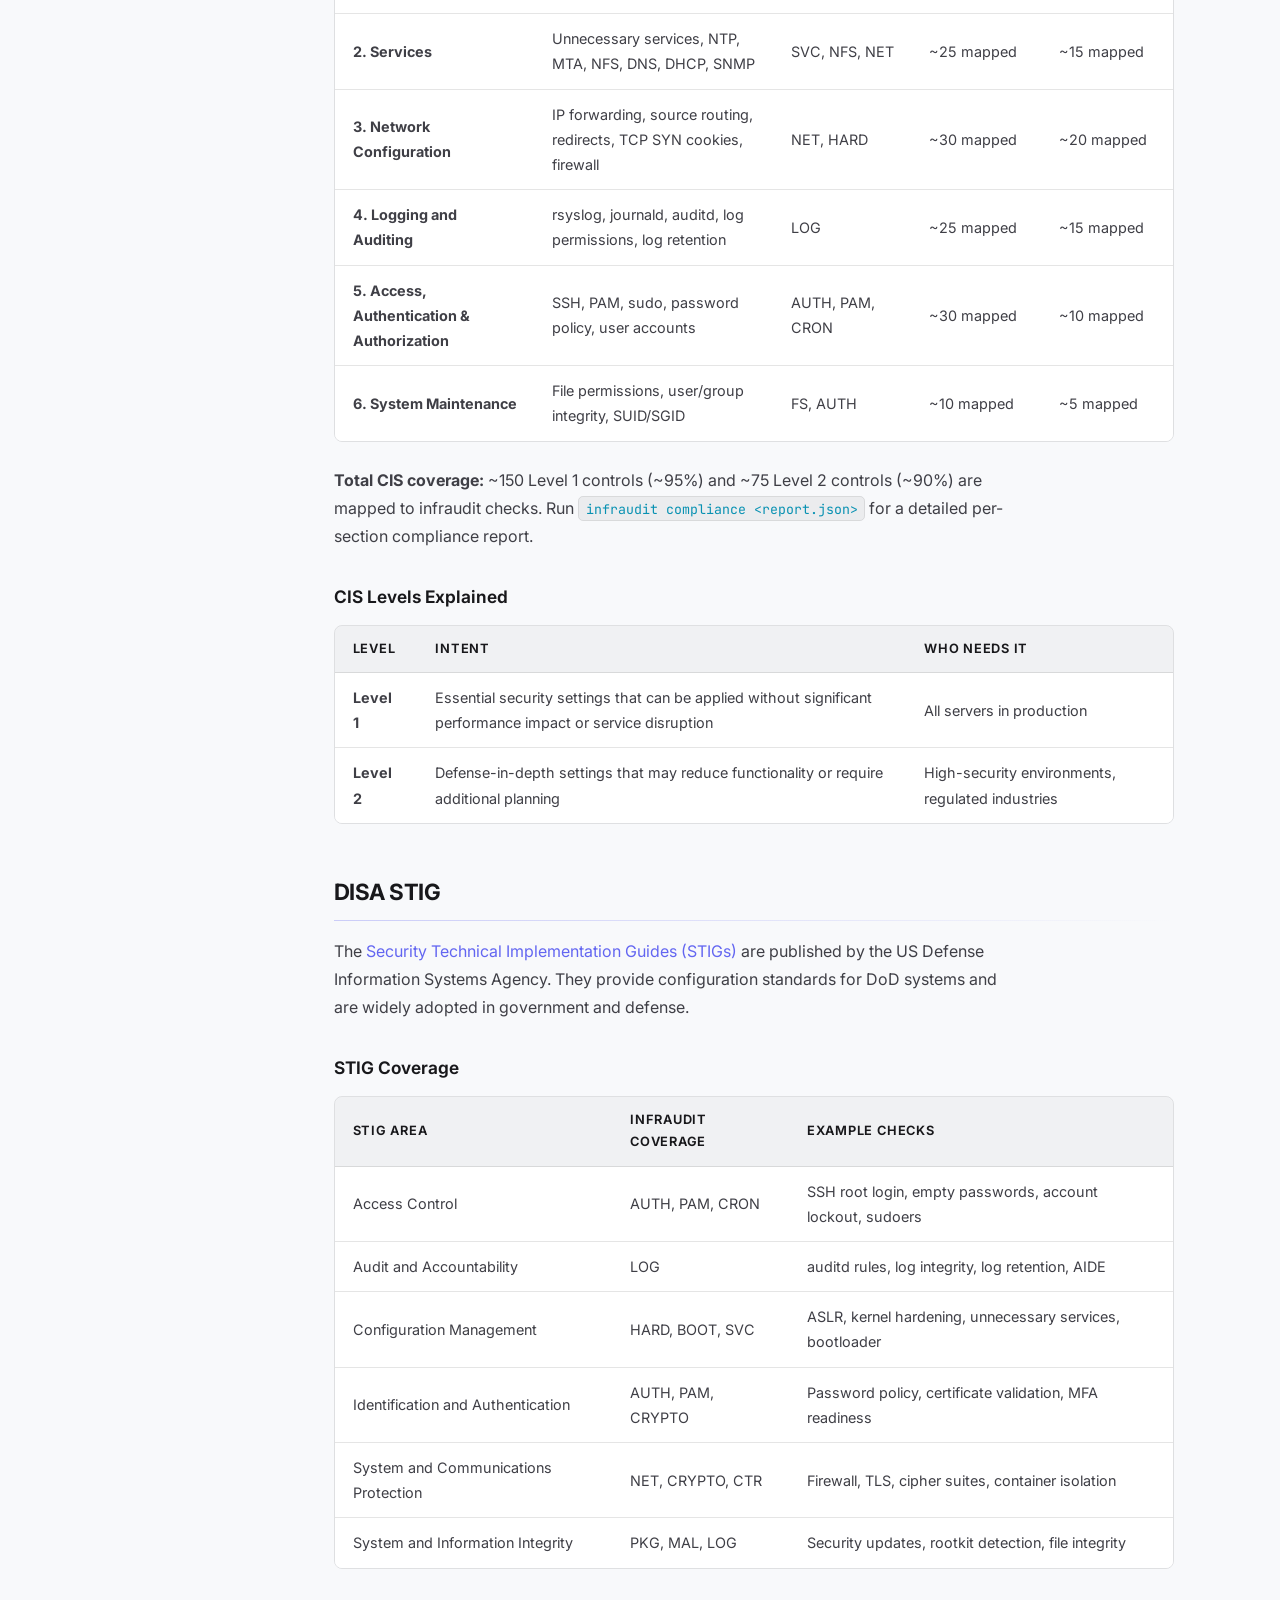
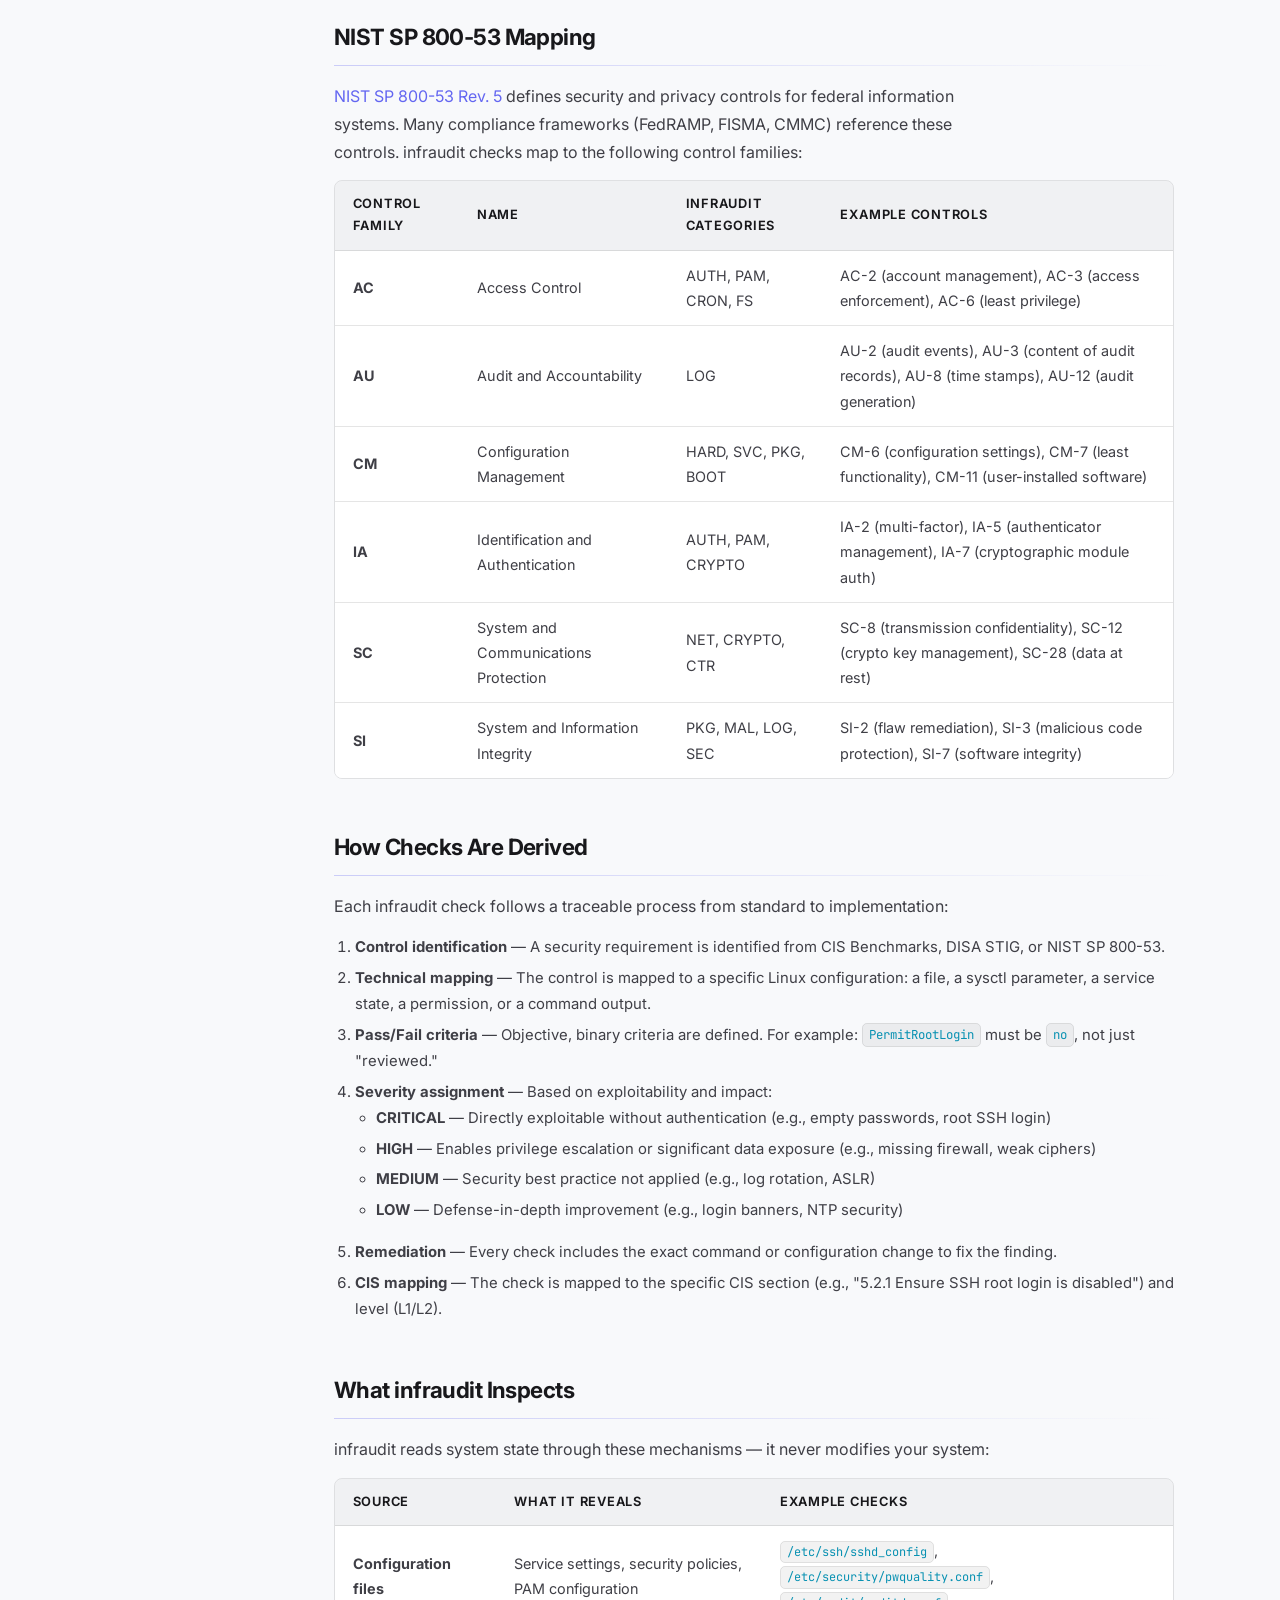
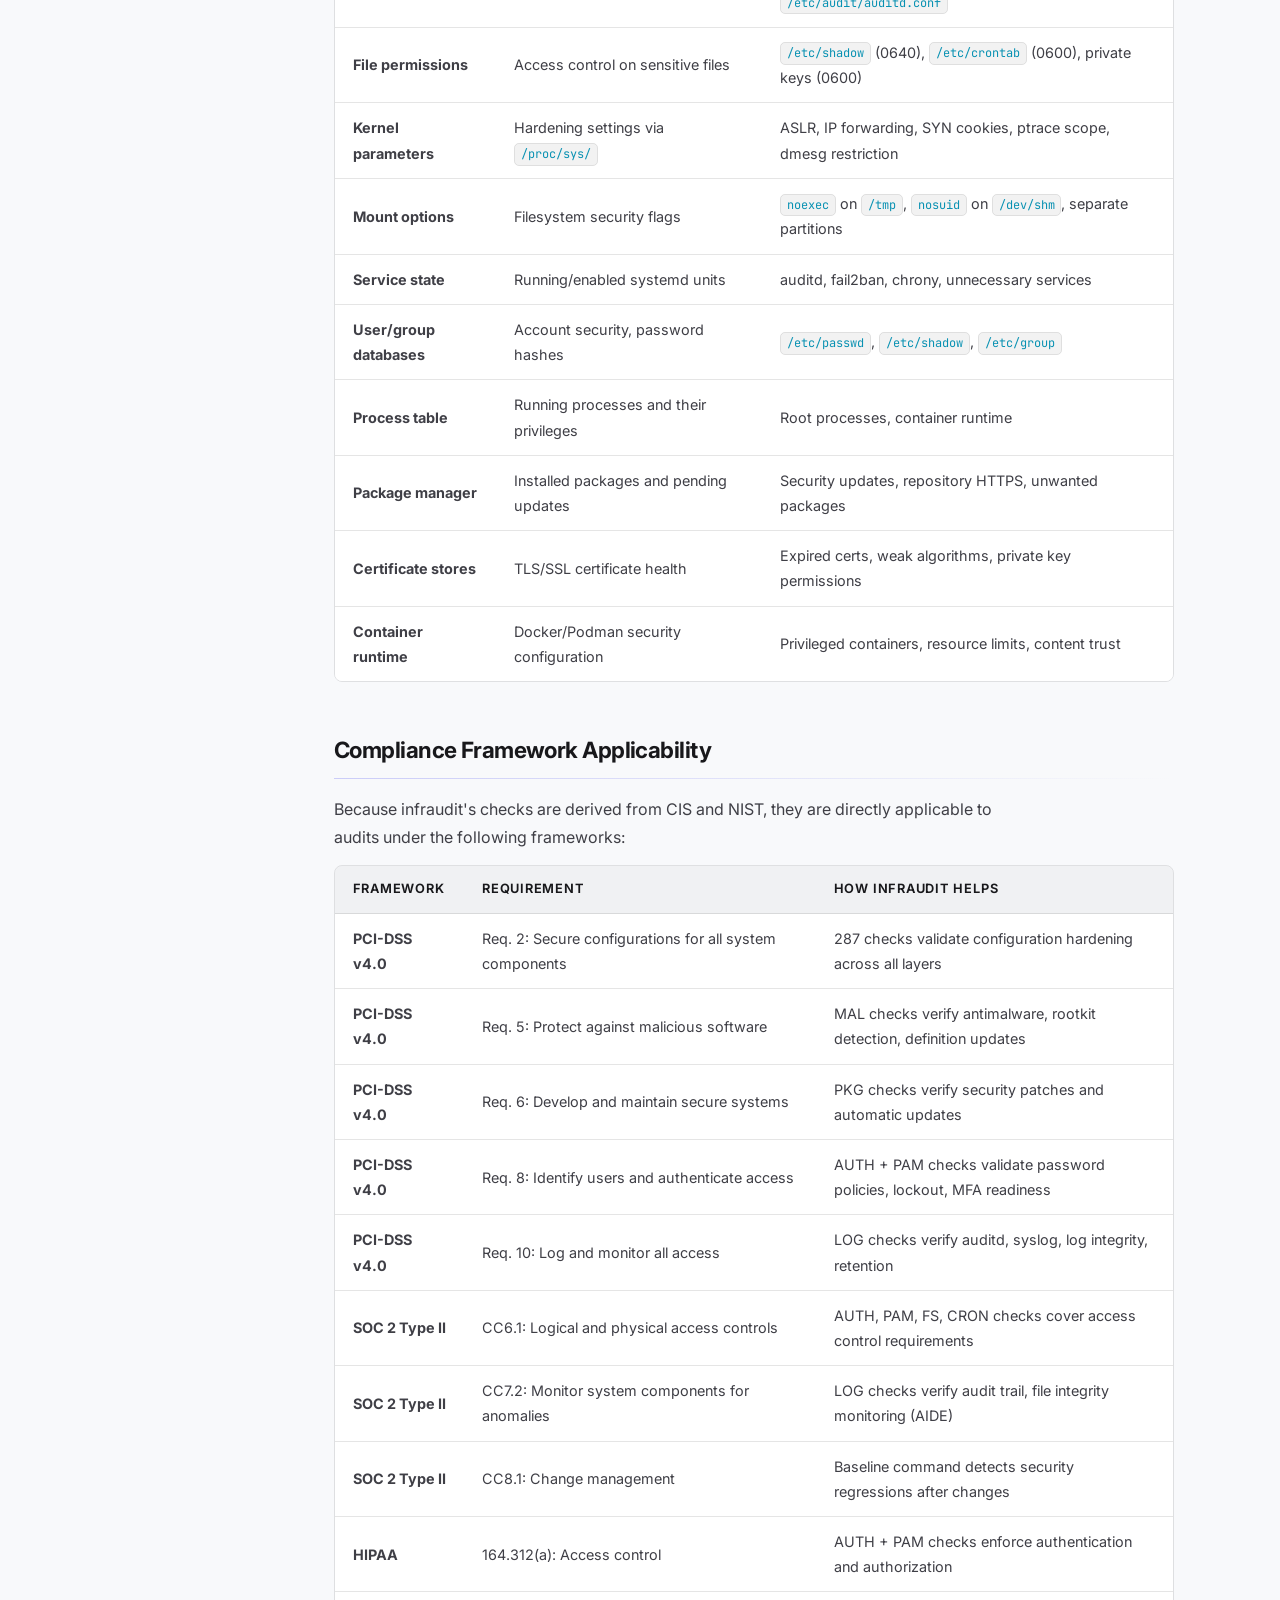
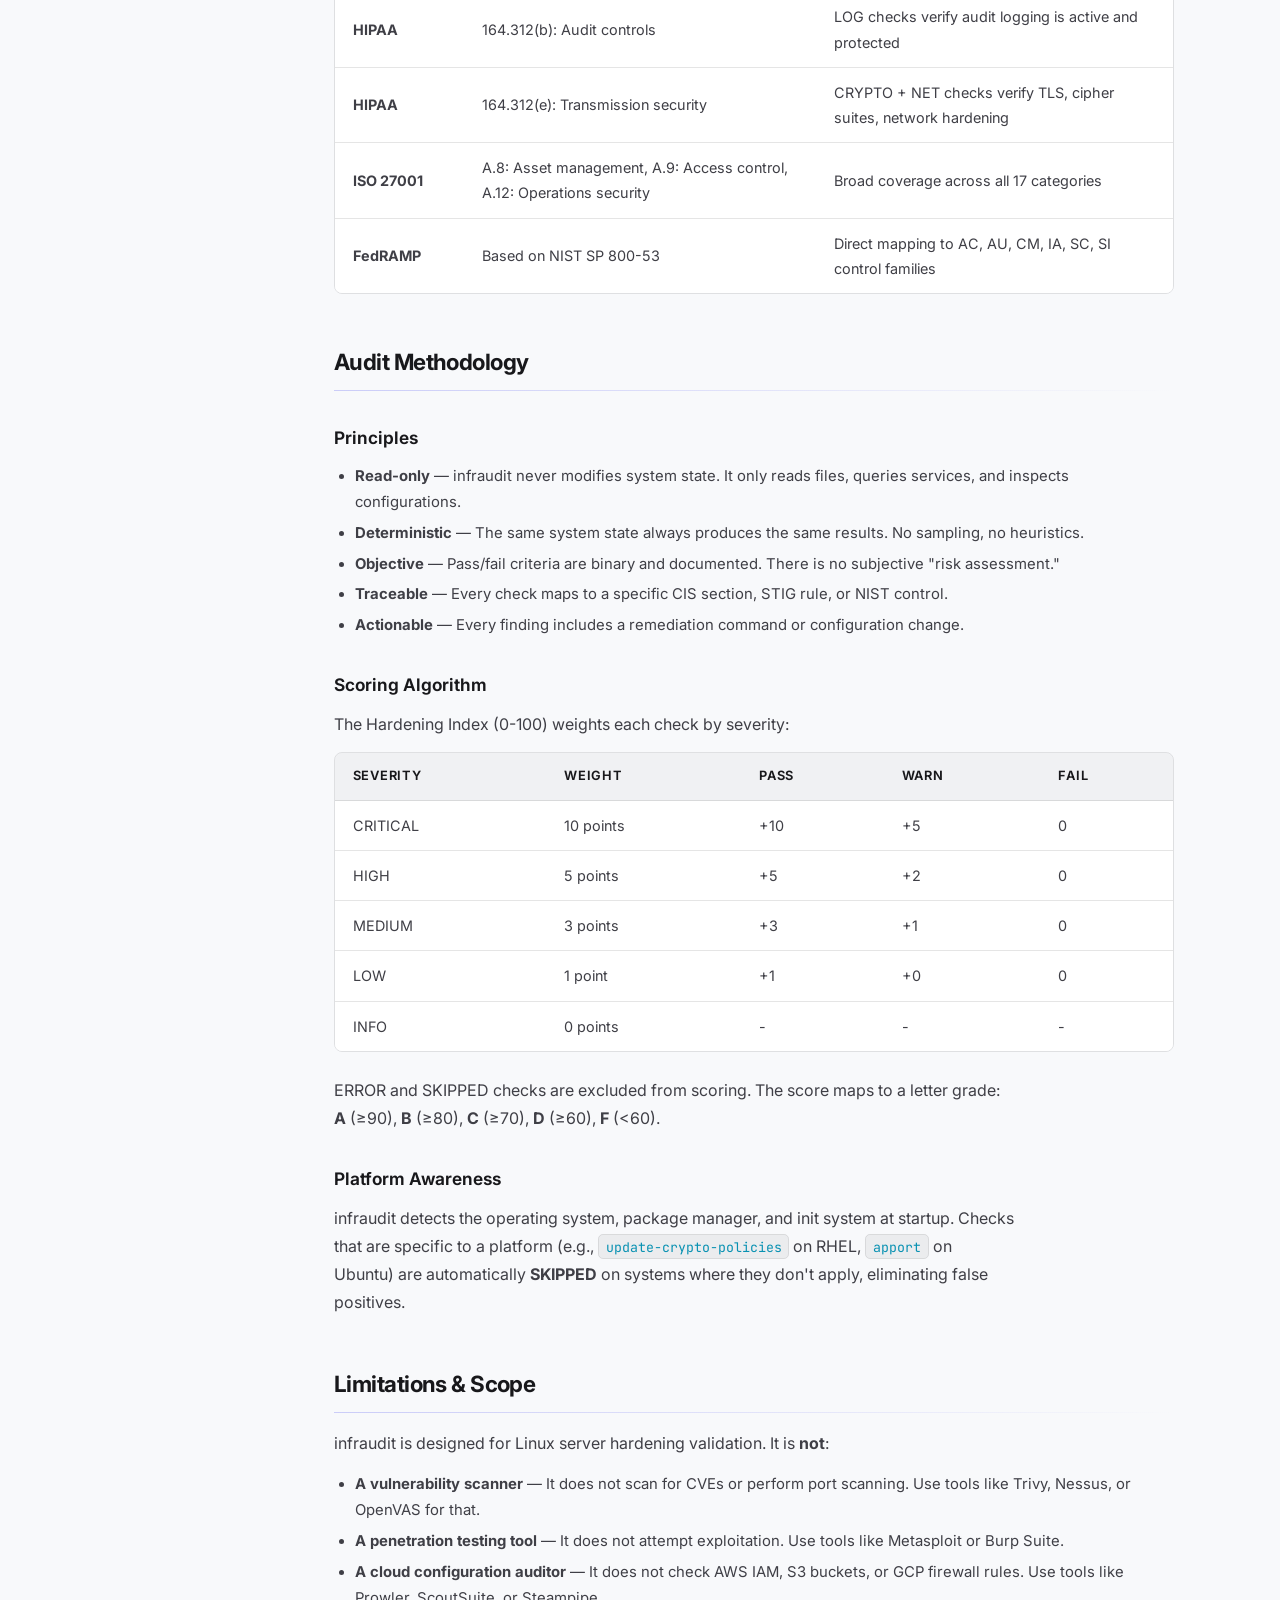
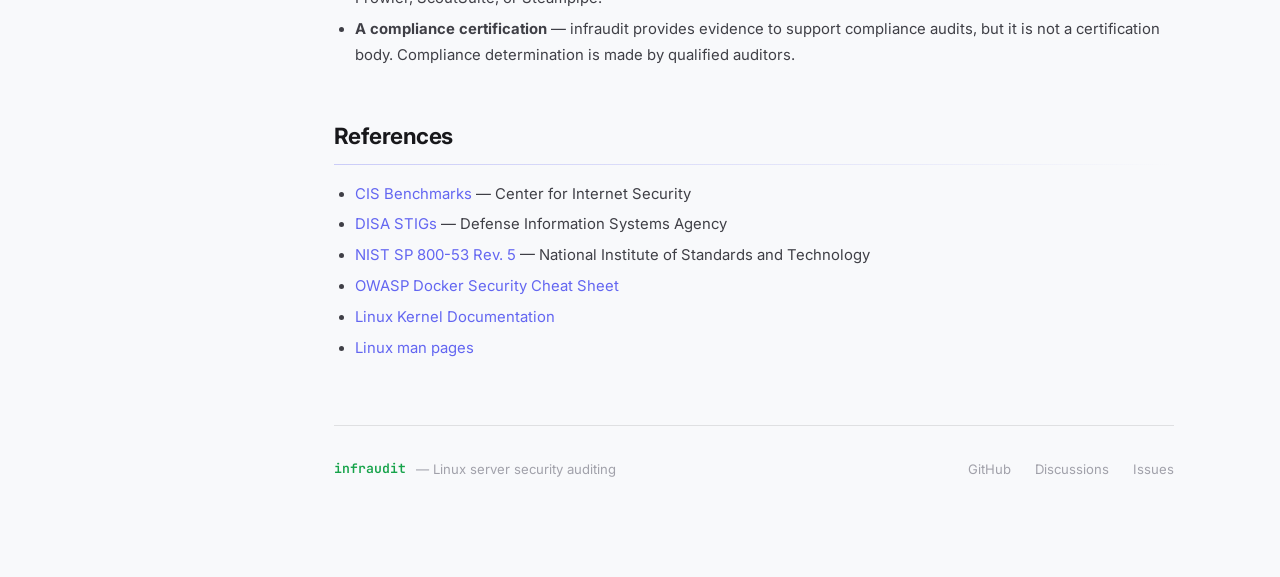
<file: docs/standards.html>
<!DOCTYPE html>
<html lang="en">
<head>
    <meta charset="UTF-8">
    <meta name="viewport" content="width=device-width, initial-scale=1.0">
    <title>Standards &amp; Methodology — infraudit</title>
    <link rel="stylesheet" href="assets/style.css">
    <script defer src="https://cloud.umami.is/script.js" data-website-id="cc14f784-2bfa-44fc-b564-113f861336f0"></script>
</head>
<body>
    <nav class="sidebar">
        <div class="sidebar-header">
            <div style="display:flex;align-items:center;gap:.6rem">
                <h1>infraudit</h1>
                <span class="version">v2.2.1</span>
            </div>
            <div style="display:flex;align-items:center;gap:.4rem">
                <button class="theme-toggle" aria-label="Toggle theme">
                    <svg class="icon-moon" viewBox="0 0 24 24"><path d="M21 12.79A9 9 0 1 1 11.21 3a7 7 0 0 0 9.79 9.79z"/></svg>
                    <svg class="icon-sun" viewBox="0 0 24 24"><circle cx="12" cy="12" r="5"/><line x1="12" y1="1" x2="12" y2="3"/><line x1="12" y1="21" x2="12" y2="23"/><line x1="4.22" y1="4.22" x2="5.64" y2="5.64"/><line x1="18.36" y1="18.36" x2="19.78" y2="19.78"/><line x1="1" y1="12" x2="3" y2="12"/><line x1="21" y1="12" x2="23" y2="12"/><line x1="4.22" y1="19.78" x2="5.64" y2="18.36"/><line x1="18.36" y1="5.64" x2="19.78" y2="4.22"/></svg>
                </button>
                <button class="mobile-toggle" aria-label="Menu"><span></span></button>
            </div>
        </div>
        <ul class="nav-links">
            <li><a href="index.html">Home</a></li>
            <li><a href="getting-started.html">Getting Started</a></li>
            <li><a href="architecture.html">Architecture</a></li>
            <li><a href="checks.html">Checks Reference</a></li>
            <li><a href="configuration.html">Configuration</a></li>
            <li><a href="output.html">Output &amp; Reports</a></li>
            <li><a href="standards.html" class="active">Standards &amp; Methodology</a></li>
            <li><a href="roadmap.html">Roadmap</a></li>
        </ul>
        <div class="sidebar-footer">
            <a href="https://github.com/civanmoreno/infraudit" class="github-btn">
                <svg viewBox="0 0 16 16"><path d="M8 0C3.58 0 0 3.58 0 8c0 3.54 2.29 6.53 5.47 7.59.4.07.55-.17.55-.38 0-.19-.01-.82-.01-1.49-2.01.37-2.53-.49-2.69-.94-.09-.23-.48-.94-.82-1.13-.28-.15-.68-.52-.01-.53.63-.01 1.08.58 1.23.82.72 1.21 1.87.87 2.33.66.07-.52.28-.87.51-1.07-1.78-.2-3.64-.89-3.64-3.95 0-.87.31-1.59.82-2.15-.08-.2-.36-1.02.08-2.12 0 0 .67-.21 2.2.82.64-.18 1.32-.27 2-.27.68 0 1.36.09 2 .27 1.53-1.04 2.2-.82 2.2-.82.44 1.1.16 1.92.08 2.12.51.56.82 1.27.82 2.15 0 3.07-1.87 3.75-3.65 3.95.29.25.54.73.54 1.48 0 1.07-.01 1.93-.01 2.2 0 .21.15.46.55.38A8.013 8.013 0 0016 8c0-4.42-3.58-8-8-8z"/></svg>
                GitHub
            </a>
            <a href="https://github.com/civanmoreno/infraudit/discussions">Discussions</a>
        </div>
    </nav>

    <main class="content">
        <h1>Standards &amp; Methodology</h1>
        <p>This document explains the security standards, authoritative sources, and methodology behind infraudit's 287 checks. Every check is traceable to at least one recognized security framework.</p>

        <!-- ══ Why infraudit is valid ══ -->
        <h2>Why infraudit Is Valid</h2>
        <p>infraudit does not invent security rules. Every check is derived from one or more of the following authoritative sources, maintained by recognized security organizations:</p>

        <table>
            <thead><tr><th>Source</th><th>Publisher</th><th>Authority</th><th>Used For</th></tr></thead>
            <tbody>
                <tr>
                    <td><strong>CIS Benchmarks</strong></td>
                    <td>Center for Internet Security</td>
                    <td>Industry-recognized, used by auditors, required by PCI-DSS, HIPAA, SOC 2, FedRAMP</td>
                    <td>Primary source for 90%+ of checks</td>
                </tr>
                <tr>
                    <td><strong>DISA STIG</strong></td>
                    <td>Defense Information Systems Agency (US DoD)</td>
                    <td>Required for US government and defense contractor systems</td>
                    <td>Container security, access controls, audit logging</td>
                </tr>
                <tr>
                    <td><strong>NIST SP 800-53</strong></td>
                    <td>National Institute of Standards and Technology</td>
                    <td>Foundation for FedRAMP, FISMA, and many compliance frameworks</td>
                    <td>Control families: AC, AU, CM, IA, SC, SI</td>
                </tr>
                <tr>
                    <td><strong>OWASP</strong></td>
                    <td>Open Worldwide Application Security Project</td>
                    <td>Industry standard for application and infrastructure security</td>
                    <td>Docker/container security checks</td>
                </tr>
                <tr>
                    <td><strong>Linux man pages &amp; kernel docs</strong></td>
                    <td>The Linux Kernel Organization / distribution maintainers</td>
                    <td>Definitive reference for sysctl, PAM, systemd, auditd, and file system behavior</td>
                    <td>Correct parameter values, default behaviors, configuration syntax</td>
                </tr>
            </tbody>
        </table>

        <!-- ══ CIS Benchmarks ══ -->
        <h2>CIS Benchmarks (Primary Source)</h2>
        <p>The <a href="https://www.cisecurity.org/cis-benchmarks">CIS Benchmarks</a> are consensus-based security configuration guides developed by a global community of security professionals. They are the most widely adopted hardening standards for Linux systems.</p>

        <h3>Benchmark Versions Used</h3>
        <table>
            <thead><tr><th>Benchmark</th><th>Version</th><th>Date</th></tr></thead>
            <tbody>
                <tr><td>CIS Ubuntu Linux 24.04 LTS</td><td>v1.0.0</td><td>2024</td></tr>
                <tr><td>CIS Red Hat Enterprise Linux 9</td><td>v2.2.1</td><td>2024</td></tr>
                <tr><td>CIS Debian Linux 12</td><td>v1.0.0</td><td>2024</td></tr>
            </tbody>
        </table>

        <h3>CIS Coverage by Section</h3>
        <table>
            <thead><tr><th>CIS Section</th><th>Topic</th><th>infraudit Category</th><th>Level 1 Controls</th><th>Level 2 Controls</th></tr></thead>
            <tbody>
                <tr>
                    <td><strong>1. Initial Setup</strong></td>
                    <td>Filesystem, bootloader, process hardening, MAC, integrity</td>
                    <td>FS, HARD, BOOT, LOG</td>
                    <td>~30 mapped</td>
                    <td>~10 mapped</td>
                </tr>
                <tr>
                    <td><strong>2. Services</strong></td>
                    <td>Unnecessary services, NTP, MTA, NFS, DNS, DHCP, SNMP</td>
                    <td>SVC, NFS, NET</td>
                    <td>~25 mapped</td>
                    <td>~15 mapped</td>
                </tr>
                <tr>
                    <td><strong>3. Network Configuration</strong></td>
                    <td>IP forwarding, source routing, redirects, TCP SYN cookies, firewall</td>
                    <td>NET, HARD</td>
                    <td>~30 mapped</td>
                    <td>~20 mapped</td>
                </tr>
                <tr>
                    <td><strong>4. Logging and Auditing</strong></td>
                    <td>rsyslog, journald, auditd, log permissions, log retention</td>
                    <td>LOG</td>
                    <td>~25 mapped</td>
                    <td>~15 mapped</td>
                </tr>
                <tr>
                    <td><strong>5. Access, Authentication &amp; Authorization</strong></td>
                    <td>SSH, PAM, sudo, password policy, user accounts</td>
                    <td>AUTH, PAM, CRON</td>
                    <td>~30 mapped</td>
                    <td>~10 mapped</td>
                </tr>
                <tr>
                    <td><strong>6. System Maintenance</strong></td>
                    <td>File permissions, user/group integrity, SUID/SGID</td>
                    <td>FS, AUTH</td>
                    <td>~10 mapped</td>
                    <td>~5 mapped</td>
                </tr>
            </tbody>
        </table>

        <p><strong>Total CIS coverage:</strong> ~150 Level 1 controls (~95%) and ~75 Level 2 controls (~90%) are mapped to infraudit checks. Run <code>infraudit compliance &lt;report.json&gt;</code> for a detailed per-section compliance report.</p>

        <h3>CIS Levels Explained</h3>
        <table>
            <thead><tr><th>Level</th><th>Intent</th><th>Who Needs It</th></tr></thead>
            <tbody>
                <tr>
                    <td><strong>Level 1</strong></td>
                    <td>Essential security settings that can be applied without significant performance impact or service disruption</td>
                    <td>All servers in production</td>
                </tr>
                <tr>
                    <td><strong>Level 2</strong></td>
                    <td>Defense-in-depth settings that may reduce functionality or require additional planning</td>
                    <td>High-security environments, regulated industries</td>
                </tr>
            </tbody>
        </table>

        <!-- ══ DISA STIG ══ -->
        <h2>DISA STIG</h2>
        <p>The <a href="https://public.cyber.mil/stigs/">Security Technical Implementation Guides (STIGs)</a> are published by the US Defense Information Systems Agency. They provide configuration standards for DoD systems and are widely adopted in government and defense.</p>

        <h3>STIG Coverage</h3>
        <table>
            <thead><tr><th>STIG Area</th><th>infraudit Coverage</th><th>Example Checks</th></tr></thead>
            <tbody>
                <tr>
                    <td>Access Control</td>
                    <td>AUTH, PAM, CRON</td>
                    <td>SSH root login, empty passwords, account lockout, sudoers</td>
                </tr>
                <tr>
                    <td>Audit and Accountability</td>
                    <td>LOG</td>
                    <td>auditd rules, log integrity, log retention, AIDE</td>
                </tr>
                <tr>
                    <td>Configuration Management</td>
                    <td>HARD, BOOT, SVC</td>
                    <td>ASLR, kernel hardening, unnecessary services, bootloader</td>
                </tr>
                <tr>
                    <td>Identification and Authentication</td>
                    <td>AUTH, PAM, CRYPTO</td>
                    <td>Password policy, certificate validation, MFA readiness</td>
                </tr>
                <tr>
                    <td>System and Communications Protection</td>
                    <td>NET, CRYPTO, CTR</td>
                    <td>Firewall, TLS, cipher suites, container isolation</td>
                </tr>
                <tr>
                    <td>System and Information Integrity</td>
                    <td>PKG, MAL, LOG</td>
                    <td>Security updates, rootkit detection, file integrity</td>
                </tr>
            </tbody>
        </table>

        <!-- ══ NIST ══ -->
        <h2>NIST SP 800-53 Mapping</h2>
        <p><a href="https://csf.tools/reference/nist-sp-800-53/r5/">NIST SP 800-53 Rev. 5</a> defines security and privacy controls for federal information systems. Many compliance frameworks (FedRAMP, FISMA, CMMC) reference these controls. infraudit checks map to the following control families:</p>

        <table>
            <thead><tr><th>Control Family</th><th>Name</th><th>infraudit Categories</th><th>Example Controls</th></tr></thead>
            <tbody>
                <tr>
                    <td><strong>AC</strong></td>
                    <td>Access Control</td>
                    <td>AUTH, PAM, CRON, FS</td>
                    <td>AC-2 (account management), AC-3 (access enforcement), AC-6 (least privilege)</td>
                </tr>
                <tr>
                    <td><strong>AU</strong></td>
                    <td>Audit and Accountability</td>
                    <td>LOG</td>
                    <td>AU-2 (audit events), AU-3 (content of audit records), AU-8 (time stamps), AU-12 (audit generation)</td>
                </tr>
                <tr>
                    <td><strong>CM</strong></td>
                    <td>Configuration Management</td>
                    <td>HARD, SVC, PKG, BOOT</td>
                    <td>CM-6 (configuration settings), CM-7 (least functionality), CM-11 (user-installed software)</td>
                </tr>
                <tr>
                    <td><strong>IA</strong></td>
                    <td>Identification and Authentication</td>
                    <td>AUTH, PAM, CRYPTO</td>
                    <td>IA-2 (multi-factor), IA-5 (authenticator management), IA-7 (cryptographic module auth)</td>
                </tr>
                <tr>
                    <td><strong>SC</strong></td>
                    <td>System and Communications Protection</td>
                    <td>NET, CRYPTO, CTR</td>
                    <td>SC-8 (transmission confidentiality), SC-12 (crypto key management), SC-28 (data at rest)</td>
                </tr>
                <tr>
                    <td><strong>SI</strong></td>
                    <td>System and Information Integrity</td>
                    <td>PKG, MAL, LOG, SEC</td>
                    <td>SI-2 (flaw remediation), SI-3 (malicious code protection), SI-7 (software integrity)</td>
                </tr>
            </tbody>
        </table>

        <!-- ══ How checks are derived ══ -->
        <h2>How Checks Are Derived</h2>
        <p>Each infraudit check follows a traceable process from standard to implementation:</p>

        <ol>
            <li><strong>Control identification</strong> — A security requirement is identified from CIS Benchmarks, DISA STIG, or NIST SP 800-53.</li>
            <li><strong>Technical mapping</strong> — The control is mapped to a specific Linux configuration: a file, a sysctl parameter, a service state, a permission, or a command output.</li>
            <li><strong>Pass/Fail criteria</strong> — Objective, binary criteria are defined. For example: <code>PermitRootLogin</code> must be <code>no</code>, not just "reviewed."</li>
            <li><strong>Severity assignment</strong> — Based on exploitability and impact:
                <ul>
                    <li><strong>CRITICAL</strong> — Directly exploitable without authentication (e.g., empty passwords, root SSH login)</li>
                    <li><strong>HIGH</strong> — Enables privilege escalation or significant data exposure (e.g., missing firewall, weak ciphers)</li>
                    <li><strong>MEDIUM</strong> — Security best practice not applied (e.g., log rotation, ASLR)</li>
                    <li><strong>LOW</strong> — Defense-in-depth improvement (e.g., login banners, NTP security)</li>
                </ul>
            </li>
            <li><strong>Remediation</strong> — Every check includes the exact command or configuration change to fix the finding.</li>
            <li><strong>CIS mapping</strong> — The check is mapped to the specific CIS section (e.g., "5.2.1 Ensure SSH root login is disabled") and level (L1/L2).</li>
        </ol>

        <!-- ══ What infraudit inspects ══ -->
        <h2>What infraudit Inspects</h2>
        <p>infraudit reads system state through these mechanisms — it never modifies your system:</p>

        <table>
            <thead><tr><th>Source</th><th>What It Reveals</th><th>Example Checks</th></tr></thead>
            <tbody>
                <tr>
                    <td><strong>Configuration files</strong></td>
                    <td>Service settings, security policies, PAM configuration</td>
                    <td><code>/etc/ssh/sshd_config</code>, <code>/etc/security/pwquality.conf</code>, <code>/etc/audit/auditd.conf</code></td>
                </tr>
                <tr>
                    <td><strong>File permissions</strong></td>
                    <td>Access control on sensitive files</td>
                    <td><code>/etc/shadow</code> (0640), <code>/etc/crontab</code> (0600), private keys (0600)</td>
                </tr>
                <tr>
                    <td><strong>Kernel parameters</strong></td>
                    <td>Hardening settings via <code>/proc/sys/</code></td>
                    <td>ASLR, IP forwarding, SYN cookies, ptrace scope, dmesg restriction</td>
                </tr>
                <tr>
                    <td><strong>Mount options</strong></td>
                    <td>Filesystem security flags</td>
                    <td><code>noexec</code> on <code>/tmp</code>, <code>nosuid</code> on <code>/dev/shm</code>, separate partitions</td>
                </tr>
                <tr>
                    <td><strong>Service state</strong></td>
                    <td>Running/enabled systemd units</td>
                    <td>auditd, fail2ban, chrony, unnecessary services</td>
                </tr>
                <tr>
                    <td><strong>User/group databases</strong></td>
                    <td>Account security, password hashes</td>
                    <td><code>/etc/passwd</code>, <code>/etc/shadow</code>, <code>/etc/group</code></td>
                </tr>
                <tr>
                    <td><strong>Process table</strong></td>
                    <td>Running processes and their privileges</td>
                    <td>Root processes, container runtime</td>
                </tr>
                <tr>
                    <td><strong>Package manager</strong></td>
                    <td>Installed packages and pending updates</td>
                    <td>Security updates, repository HTTPS, unwanted packages</td>
                </tr>
                <tr>
                    <td><strong>Certificate stores</strong></td>
                    <td>TLS/SSL certificate health</td>
                    <td>Expired certs, weak algorithms, private key permissions</td>
                </tr>
                <tr>
                    <td><strong>Container runtime</strong></td>
                    <td>Docker/Podman security configuration</td>
                    <td>Privileged containers, resource limits, content trust</td>
                </tr>
            </tbody>
        </table>

        <!-- ══ Compliance frameworks ══ -->
        <h2>Compliance Framework Applicability</h2>
        <p>Because infraudit's checks are derived from CIS and NIST, they are directly applicable to audits under the following frameworks:</p>

        <table>
            <thead><tr><th>Framework</th><th>Requirement</th><th>How infraudit Helps</th></tr></thead>
            <tbody>
                <tr>
                    <td><strong>PCI-DSS v4.0</strong></td>
                    <td>Req. 2: Secure configurations for all system components</td>
                    <td>287 checks validate configuration hardening across all layers</td>
                </tr>
                <tr>
                    <td><strong>PCI-DSS v4.0</strong></td>
                    <td>Req. 5: Protect against malicious software</td>
                    <td>MAL checks verify antimalware, rootkit detection, definition updates</td>
                </tr>
                <tr>
                    <td><strong>PCI-DSS v4.0</strong></td>
                    <td>Req. 6: Develop and maintain secure systems</td>
                    <td>PKG checks verify security patches and automatic updates</td>
                </tr>
                <tr>
                    <td><strong>PCI-DSS v4.0</strong></td>
                    <td>Req. 8: Identify users and authenticate access</td>
                    <td>AUTH + PAM checks validate password policies, lockout, MFA readiness</td>
                </tr>
                <tr>
                    <td><strong>PCI-DSS v4.0</strong></td>
                    <td>Req. 10: Log and monitor all access</td>
                    <td>LOG checks verify auditd, syslog, log integrity, retention</td>
                </tr>
                <tr>
                    <td><strong>SOC 2 Type II</strong></td>
                    <td>CC6.1: Logical and physical access controls</td>
                    <td>AUTH, PAM, FS, CRON checks cover access control requirements</td>
                </tr>
                <tr>
                    <td><strong>SOC 2 Type II</strong></td>
                    <td>CC7.2: Monitor system components for anomalies</td>
                    <td>LOG checks verify audit trail, file integrity monitoring (AIDE)</td>
                </tr>
                <tr>
                    <td><strong>SOC 2 Type II</strong></td>
                    <td>CC8.1: Change management</td>
                    <td>Baseline command detects security regressions after changes</td>
                </tr>
                <tr>
                    <td><strong>HIPAA</strong></td>
                    <td>164.312(a): Access control</td>
                    <td>AUTH + PAM checks enforce authentication and authorization</td>
                </tr>
                <tr>
                    <td><strong>HIPAA</strong></td>
                    <td>164.312(b): Audit controls</td>
                    <td>LOG checks verify audit logging is active and protected</td>
                </tr>
                <tr>
                    <td><strong>HIPAA</strong></td>
                    <td>164.312(e): Transmission security</td>
                    <td>CRYPTO + NET checks verify TLS, cipher suites, network hardening</td>
                </tr>
                <tr>
                    <td><strong>ISO 27001</strong></td>
                    <td>A.8: Asset management, A.9: Access control, A.12: Operations security</td>
                    <td>Broad coverage across all 17 categories</td>
                </tr>
                <tr>
                    <td><strong>FedRAMP</strong></td>
                    <td>Based on NIST SP 800-53</td>
                    <td>Direct mapping to AC, AU, CM, IA, SC, SI control families</td>
                </tr>
            </tbody>
        </table>

        <!-- ══ Methodology ══ -->
        <h2>Audit Methodology</h2>

        <h3>Principles</h3>
        <ul>
            <li><strong>Read-only</strong> — infraudit never modifies system state. It only reads files, queries services, and inspects configurations.</li>
            <li><strong>Deterministic</strong> — The same system state always produces the same results. No sampling, no heuristics.</li>
            <li><strong>Objective</strong> — Pass/fail criteria are binary and documented. There is no subjective "risk assessment."</li>
            <li><strong>Traceable</strong> — Every check maps to a specific CIS section, STIG rule, or NIST control.</li>
            <li><strong>Actionable</strong> — Every finding includes a remediation command or configuration change.</li>
        </ul>

        <h3>Scoring Algorithm</h3>
        <p>The Hardening Index (0-100) weights each check by severity:</p>
        <table>
            <thead><tr><th>Severity</th><th>Weight</th><th>PASS</th><th>WARN</th><th>FAIL</th></tr></thead>
            <tbody>
                <tr><td>CRITICAL</td><td>10 points</td><td>+10</td><td>+5</td><td>0</td></tr>
                <tr><td>HIGH</td><td>5 points</td><td>+5</td><td>+2</td><td>0</td></tr>
                <tr><td>MEDIUM</td><td>3 points</td><td>+3</td><td>+1</td><td>0</td></tr>
                <tr><td>LOW</td><td>1 point</td><td>+1</td><td>+0</td><td>0</td></tr>
                <tr><td>INFO</td><td>0 points</td><td>-</td><td>-</td><td>-</td></tr>
            </tbody>
        </table>
        <p>ERROR and SKIPPED checks are excluded from scoring. The score maps to a letter grade: <strong>A</strong> (&ge;90), <strong>B</strong> (&ge;80), <strong>C</strong> (&ge;70), <strong>D</strong> (&ge;60), <strong>F</strong> (&lt;60).</p>

        <h3>Platform Awareness</h3>
        <p>infraudit detects the operating system, package manager, and init system at startup. Checks that are specific to a platform (e.g., <code>update-crypto-policies</code> on RHEL, <code>apport</code> on Ubuntu) are automatically <strong>SKIPPED</strong> on systems where they don't apply, eliminating false positives.</p>

        <!-- ══ Limitations ══ -->
        <h2>Limitations &amp; Scope</h2>
        <p>infraudit is designed for Linux server hardening validation. It is <strong>not</strong>:</p>
        <ul>
            <li><strong>A vulnerability scanner</strong> — It does not scan for CVEs or perform port scanning. Use tools like Trivy, Nessus, or OpenVAS for that.</li>
            <li><strong>A penetration testing tool</strong> — It does not attempt exploitation. Use tools like Metasploit or Burp Suite.</li>
            <li><strong>A cloud configuration auditor</strong> — It does not check AWS IAM, S3 buckets, or GCP firewall rules. Use tools like Prowler, ScoutSuite, or Steampipe.</li>
            <li><strong>A compliance certification</strong> — infraudit provides evidence to support compliance audits, but it is not a certification body. Compliance determination is made by qualified auditors.</li>
        </ul>

        <h2>References</h2>
        <ul>
            <li><a href="https://www.cisecurity.org/cis-benchmarks">CIS Benchmarks</a> — Center for Internet Security</li>
            <li><a href="https://public.cyber.mil/stigs/">DISA STIGs</a> — Defense Information Systems Agency</li>
            <li><a href="https://csf.tools/reference/nist-sp-800-53/r5/">NIST SP 800-53 Rev. 5</a> — National Institute of Standards and Technology</li>
            <li><a href="https://cheatsheetseries.owasp.org/cheatsheets/Docker_Security_Cheat_Sheet.html">OWASP Docker Security Cheat Sheet</a></li>
            <li><a href="https://www.kernel.org/doc/html/latest/">Linux Kernel Documentation</a></li>
            <li><a href="https://man7.org/linux/man-pages/">Linux man pages</a></li>
        </ul>
        <footer class="footer">
            <div class="footer-left"><span>infraudit</span> &mdash; Linux server security auditing</div>
            <div class="footer-links">
                <a href="https://github.com/civanmoreno/infraudit">GitHub</a>
                <a href="https://github.com/civanmoreno/infraudit/discussions">Discussions</a>
                <a href="https://github.com/civanmoreno/infraudit/issues">Issues</a>
            </div>
        </footer>
    </main>

    <div class="scroll-progress"></div>
    <a href="#" class="back-to-top" aria-label="Back to top">&uarr;</a>
    <script src="assets/app.js"></script>
</body>
</html>
</file>
<file: docs/assets/style.css>
/* ══════════════════════════════════════════════════════════════
   infraudit docs — dark/light theme
   ══════════════════════════════════════════════════════════════ */

/* ── Fonts ── */
@import url('https://fonts.googleapis.com/css2?family=Inter:wght@400;500;600;700;800&family=JetBrains+Mono:wght@400;600;700;800&display=swap');

/* ── Reset ── */
*, *::before, *::after { margin: 0; padding: 0; box-sizing: border-box; }

:root {
    /* surfaces */
    --bg:          #09090b;
    --bg-card:     #131318;
    --bg-input:    #1c1c24;
    --bg-hover:    #1a1a25;
    /* borders */
    --border:      rgba(255,255,255,.08);
    --border-focus:rgba(255,255,255,.16);
    /* text */
    --text:        #f4f4f5;
    --text-2:      #d4d4d8;
    --text-3:      #a1a1aa;
    --text-4:      #71717a;
    /* accent */
    --blue:        #818cf8;
    --blue-bg:     rgba(129,140,248,.12);
    --green:       #4ade80;
    --green-bg:    rgba(74,222,128,.1);
    --red:         #fb7185;
    --red-bg:      rgba(251,113,133,.12);
    --amber:       #fbbf24;
    --amber-bg:    rgba(251,191,36,.12);
    --yellow:      #fde68a;
    --purple:      #c084fc;
    --cyan:        #22d3ee;
    --teal:        #2dd4bf;
    /* theme-specific */
    --sidebar-bg:      rgba(9,9,11,.85);
    --pre-bg:          rgba(0,0,0,.4);
    --code-bg:         rgba(255,255,255,.06);
    --code-border:     rgba(255,255,255,.08);
    --card-bg:         rgba(255,255,255,.03);
    --card-hover-bg:   rgba(255,255,255,.05);
    --card-hover-shadow: 0 16px 40px rgba(0,0,0,.4), 0 0 0 1px rgba(255,255,255,.06);
    --th-bg:           rgba(255,255,255,.04);
    --td-bg:           rgba(255,255,255,.02);
    --td-hover-bg:     rgba(255,255,255,.04);
    --btn-secondary-bg:       rgba(255,255,255,.06);
    --btn-secondary-border:   rgba(255,255,255,.12);
    --btn-secondary-hover-bg: rgba(255,255,255,.1);
    --btn-secondary-hover-border: rgba(255,255,255,.2);
    --github-btn-bg:       rgba(255,255,255,.06);
    --github-btn-border:   rgba(255,255,255,.1);
    --github-btn-hover-bg: rgba(255,255,255,.1);
    --risk-box-bg:     rgba(255,255,255,.02);
    --backtop-bg:      rgba(19,19,24,.9);
    --backtop-border:  rgba(255,255,255,.1);
    --selection-bg:    rgba(129,140,248,.35);
    --nav-hover-bg:    rgba(255,255,255,.03);
    --nav-active-bg:   rgba(129,140,248,.1);
    --badge-info-bg:   rgba(161,161,170,.1);
    --badge-medium-bg: rgba(253,224,71,.1);
    --phase-planned-bg:rgba(107,114,128,.15);
    /* layout */
    --sidebar-w:   270px;
    --content-w:   840px;
    --r:           8px;
    --r-lg:        12px;
    /* fonts */
    --sans:  'Inter', -apple-system, BlinkMacSystemFont, 'Segoe UI', sans-serif;
    --mono:  'JetBrains Mono', 'Fira Code', 'SF Mono', 'Cascadia Code', monospace;
}

/* ── Light theme ── */
[data-theme="light"] {
    --bg:          #f8f9fb;
    --bg-card:     #ffffff;
    --bg-input:    #f0f1f3;
    --bg-hover:    #eef0f4;
    --border:      rgba(0,0,0,.1);
    --border-focus:rgba(0,0,0,.18);
    --text:        #18181b;
    --text-2:      #3f3f46;
    --text-3:      #71717a;
    --text-4:      #a1a1aa;
    --blue:        #6366f1;
    --blue-bg:     rgba(99,102,241,.1);
    --green:       #16a34a;
    --green-bg:    rgba(22,163,74,.08);
    --red:         #e11d48;
    --red-bg:      rgba(225,29,72,.08);
    --amber:       #d97706;
    --amber-bg:    rgba(217,119,6,.08);
    --yellow:      #a16207;
    --purple:      #9333ea;
    --cyan:        #0891b2;
    --teal:        #0d9488;
    --sidebar-bg:      rgba(255,255,255,.9);
    --pre-bg:          #f4f4f5;
    --code-bg:         rgba(0,0,0,.05);
    --code-border:     rgba(0,0,0,.08);
    --card-bg:         #ffffff;
    --card-hover-bg:   #ffffff;
    --card-hover-shadow: 0 16px 40px rgba(0,0,0,.08), 0 0 0 1px rgba(0,0,0,.06);
    --th-bg:           rgba(0,0,0,.03);
    --td-bg:           #ffffff;
    --td-hover-bg:     rgba(0,0,0,.02);
    --btn-secondary-bg:       rgba(0,0,0,.04);
    --btn-secondary-border:   rgba(0,0,0,.12);
    --btn-secondary-hover-bg: rgba(0,0,0,.07);
    --btn-secondary-hover-border: rgba(0,0,0,.2);
    --github-btn-bg:       rgba(0,0,0,.04);
    --github-btn-border:   rgba(0,0,0,.1);
    --github-btn-hover-bg: rgba(0,0,0,.08);
    --risk-box-bg:     rgba(0,0,0,.02);
    --backtop-bg:      rgba(255,255,255,.9);
    --backtop-border:  rgba(0,0,0,.1);
    --selection-bg:    rgba(99,102,241,.25);
    --nav-hover-bg:    rgba(0,0,0,.03);
    --nav-active-bg:   rgba(99,102,241,.08);
    --badge-info-bg:   rgba(113,113,122,.1);
    --badge-medium-bg: rgba(161,98,7,.1);
    --phase-planned-bg:rgba(113,113,122,.1);
}

html { font-size: 16px; scroll-behavior: smooth; color-scheme: dark; }
[data-theme="light"] { color-scheme: light; }

body {
    font-family: var(--sans);
    background: var(--bg);
    color: var(--text-2);
    line-height: 1.75;
    display: flex;
    min-height: 100vh;
    -webkit-font-smoothing: antialiased;
    -moz-osx-font-smoothing: grayscale;
}

::selection { background: var(--selection-bg); }

a { color: var(--blue); text-decoration: none; transition: color .2s; }
a:hover { color: #a5b4fc; text-decoration: underline; }

/* ══════════════════════════════════════════
   Scroll progress bar
   ══════════════════════════════════════════ */
.scroll-progress {
    position: fixed;
    top: 0; left: 0;
    height: 3px;
    background: linear-gradient(90deg, #4ade80, #818cf8, #c084fc, #f472b6);
    z-index: 200;
    transition: width .1s linear;
    border-radius: 0 2px 2px 0;
    box-shadow: 0 0 20px rgba(129,140,248,.4);
}

/* ══════════════════════════════════════════
   Mobile hamburger
   ══════════════════════════════════════════ */
.mobile-toggle {
    display: none;
    background: none;
    border: none;
    cursor: pointer;
    padding: .5rem;
    position: relative;
    width: 32px;
    height: 32px;
}

.mobile-toggle span,
.mobile-toggle span::before,
.mobile-toggle span::after {
    display: block;
    width: 20px;
    height: 2px;
    background: var(--text-3);
    border-radius: 2px;
    transition: all .25s ease;
    position: absolute;
    left: 6px;
}

.mobile-toggle span { top: 15px; }
.mobile-toggle span::before { content: ''; top: -6px; }
.mobile-toggle span::after { content: ''; top: 6px; }

.mobile-toggle.active span { background: transparent; }
.mobile-toggle.active span::before { top: 0; transform: rotate(45deg); background: var(--text-3); }
.mobile-toggle.active span::after { top: 0; transform: rotate(-45deg); background: var(--text-3); }

/* ══════════════════════════════════════════
   Sidebar
   ══════════════════════════════════════════ */
.sidebar {
    width: var(--sidebar-w);
    background: var(--sidebar-bg);
    backdrop-filter: blur(20px) saturate(1.4);
    -webkit-backdrop-filter: blur(20px) saturate(1.4);
    border-right: 1px solid var(--border);
    position: fixed; top: 0; left: 0;
    height: 100vh;
    display: flex; flex-direction: column;
    overflow-y: auto;
    z-index: 100;
}

.sidebar-header {
    padding: 2rem 1.5rem 1.5rem;
    display: flex; align-items: center; gap: .6rem;
}

.sidebar-header h1 {
    font-family: var(--mono);
    font-size: 1.25rem;
    color: var(--green);
    font-weight: 700;
    letter-spacing: -.03em;
}

.version {
    font-family: var(--mono);
    font-size: .65rem;
    color: var(--green);
    background: rgba(74,222,128,.1);
    padding: .2em .55em;
    border-radius: 4px;
    border: 1px solid rgba(74,222,128,.2);
}

.nav-links {
    list-style: none;
    padding: .5rem 0;
    flex: 1;
}

.nav-links li a {
    display: flex; align-items: center; gap: .6rem;
    padding: .65rem 1.5rem;
    color: var(--text-4);
    font-size: .87rem;
    font-weight: 500;
    border-left: 3px solid transparent;
    transition: all .15s ease;
}

.nav-links li a:hover {
    color: var(--text-2);
    background: var(--nav-hover-bg);
    border-left-color: var(--border-focus);
    text-decoration: none;
}

.nav-links li a.active {
    color: var(--blue);
    background: var(--nav-active-bg);
    border-left-color: var(--blue);
    font-weight: 600;
    text-decoration: none;
}

.sidebar-footer {
    padding: 1.25rem 1.5rem;
    border-top: 1px solid var(--border);
    display: flex;
    flex-direction: column;
    gap: .6rem;
}

.sidebar-footer a {
    font-size: .8rem;
    color: var(--text-4);
    transition: color .15s;
}

.sidebar-footer a:hover {
    color: var(--text-2);
}

.github-btn {
    display: inline-flex;
    align-items: center;
    gap: .4rem;
    background: var(--github-btn-bg);
    border: 1px solid var(--github-btn-border);
    border-radius: 6px;
    padding: .4rem .75rem;
    font-size: .78rem;
    font-weight: 500;
    color: var(--text-3) !important;
    transition: all .2s;
    text-decoration: none !important;
    width: fit-content;
}

.github-btn:hover {
    background: var(--github-btn-hover-bg);
    border-color: var(--border-focus);
    color: var(--text) !important;
    box-shadow: 0 2px 12px rgba(0,0,0,.1);
}

.github-btn svg {
    width: 16px;
    height: 16px;
    fill: currentColor;
}

/* ══════════════════════════════════════════
   Content area
   ══════════════════════════════════════════ */
.content {
    margin-left: var(--sidebar-w);
    padding: 3rem 4rem 4rem;
    max-width: calc(var(--content-w) + 8rem);
    width: 100%;
    animation: fadeIn .4s ease;
}

@keyframes fadeIn {
    from { opacity: 0; transform: translateY(8px); }
    to   { opacity: 1; transform: translateY(0); }
}

/* ── Headings ── */
.content > h1 {
    font-size: 2.1rem;
    font-weight: 800;
    color: var(--text);
    letter-spacing: -.04em;
    line-height: 1.2;
    margin-bottom: .4rem;
}

.content > h1 + p {
    font-size: 1.05rem;
    color: var(--text-3);
    margin-bottom: 2rem;
    line-height: 1.65;
}

.content h2 {
    font-size: 1.4rem;
    font-weight: 700;
    color: var(--text);
    margin-top: 3rem;
    margin-bottom: 1rem;
    padding-bottom: .55rem;
    border-bottom: 1px solid var(--border);
    border-image: linear-gradient(90deg, rgba(129,140,248,.3), transparent) 1;
    letter-spacing: -.025em;
}

.content h2:first-of-type { margin-top: 1.5rem; }

.content h3 {
    font-size: 1.08rem;
    font-weight: 650;
    color: var(--text);
    margin-top: 2rem;
    margin-bottom: .6rem;
}

.content h4 {
    font-size: .95rem;
    font-weight: 600;
    color: var(--text);
    margin-top: .5rem;
    margin-bottom: .3rem;
}

.content p {
    margin-bottom: .9rem;
    color: var(--text-2);
}

.content > p { max-width: 680px; }

.content ul, .content ol { margin-bottom: 1rem; padding-left: 1.3rem; }
.content li { color: var(--text-2); margin-bottom: .3rem; font-size: .93rem; }

/* ══════════════════════════════════════════
   Hero — index.html
   ══════════════════════════════════════════ */
.hero {
    margin-bottom: 2.5rem;
    padding: 3rem 2.5rem 3rem;
    border-radius: var(--r-lg);
    background:
        radial-gradient(ellipse 70% 60% at 0% 100%, var(--green-bg) 0%, transparent 55%),
        radial-gradient(ellipse 60% 70% at 100% 0%, var(--blue-bg) 0%, transparent 55%),
        var(--bg-card);
    border: 1px solid var(--border);
    position: relative;
    overflow: hidden;
}

.hero::before {
    content: '';
    position: absolute;
    top: -1px; left: -1px; right: -1px;
    height: 3px;
    background: linear-gradient(90deg, #4ade80, #818cf8, #c084fc, #f472b6);
    border-radius: var(--r-lg) var(--r-lg) 0 0;
}

.hero h1 {
    font-family: var(--mono);
    color: var(--green);
    font-size: 3rem;
    font-weight: 800;
    letter-spacing: -.06em;
    line-height: 1.1;
    margin-bottom: .6rem;
}

.tagline {
    font-size: 1.3rem;
    color: var(--text) !important;
    font-weight: 600;
    margin-bottom: .6rem;
}

.description {
    font-size: 1.02rem;
    max-width: 600px;
    line-height: 1.8;
    color: var(--text-3) !important;
}

.hero-actions {
    display: flex;
    gap: .75rem;
    margin-top: 1.5rem;
    flex-wrap: wrap;
}

.btn {
    display: inline-flex;
    align-items: center;
    gap: .5rem;
    padding: .65rem 1.4rem;
    border-radius: var(--r);
    font-size: .9rem;
    font-weight: 600;
    text-decoration: none !important;
    transition: all .2s ease;
    border: 1px solid transparent;
}

.btn-primary {
    background: linear-gradient(135deg, #4ade80, #22c55e);
    color: #09090b !important;
    font-weight: 700;
    border-color: rgba(74,222,128,.3);
    box-shadow: 0 2px 16px rgba(74,222,128,.25), 0 0 0 1px rgba(74,222,128,.1);
}

.btn-primary:hover {
    background: linear-gradient(135deg, #86efac, #4ade80);
    box-shadow: 0 4px 24px rgba(74,222,128,.35), 0 0 0 1px rgba(74,222,128,.2);
    transform: translateY(-1px);
    color: #09090b !important;
}

.btn-secondary {
    background: var(--btn-secondary-bg);
    color: var(--text-2) !important;
    border-color: var(--btn-secondary-border);
}

.btn-secondary:hover {
    background: var(--btn-secondary-hover-bg);
    border-color: var(--btn-secondary-hover-border);
    color: var(--text) !important;
    transform: translateY(-1px);
    box-shadow: 0 4px 16px rgba(0,0,0,.1);
}

/* ══════════════════════════════════════════
   Feature grid — index.html
   ══════════════════════════════════════════ */
.feature-grid {
    display: grid;
    grid-template-columns: repeat(auto-fit, minmax(240px, 1fr));
    gap: 1rem;
    margin: 1rem 0;
}

.feature-card {
    background: var(--card-bg);
    border: 1px solid var(--border);
    border-radius: var(--r-lg);
    padding: 1.5rem;
    transition: all .25s ease;
    position: relative;
    overflow: hidden;
}

.feature-card::before {
    content: '';
    position: absolute;
    top: 0; left: 0; right: 0;
    height: 2px;
    opacity: 0;
    transition: opacity .25s ease;
}

.feature-card:hover {
    transform: translateY(-4px);
    box-shadow: var(--card-hover-shadow);
    border-color: var(--border-focus);
    background: var(--card-hover-bg);
}

.feature-card:hover::before {
    opacity: 1;
}

.feature-card h3 {
    color: var(--text);
    margin-top: 0;
    font-size: .97rem;
    font-weight: 650;
    margin-bottom: .4rem;
}

.feature-card p {
    font-size: .88rem;
    color: var(--text-3);
    margin-bottom: 0;
    line-height: 1.6;
}

/* Alternate card accent colors */
.feature-card:nth-child(3n+1)::before { background: linear-gradient(90deg, #4ade80, #2dd4bf); }
.feature-card:nth-child(3n+1) h3 { color: #4ade80; }
.feature-card:nth-child(3n+2)::before { background: linear-gradient(90deg, #818cf8, #22d3ee); }
.feature-card:nth-child(3n+2) h3 { color: #818cf8; }
.feature-card:nth-child(3n+3)::before { background: linear-gradient(90deg, #c084fc, #f472b6); }
.feature-card:nth-child(3n+3) h3 { color: #c084fc; }

/* ══════════════════════════════════════════
   Code blocks
   ══════════════════════════════════════════ */
pre {
    background: var(--pre-bg);
    border: 1px solid var(--border);
    border-radius: var(--r);
    padding: 1.2rem 1.5rem;
    overflow-x: auto;
    margin: .8rem 0 1.3rem;
    position: relative;
}

code {
    font-family: var(--mono);
    font-size: .85rem;
    line-height: 1.8;
}

.comment { color: var(--text-4); }

/* inline code */
p code, li code, td code, h3 code, h4 code {
    background: var(--code-bg);
    padding: .2em .5em;
    border-radius: 5px;
    font-size: .83em;
    color: var(--cyan);
    border: 1px solid var(--code-border);
}

h3 code, h4 code {
    color: var(--green);
    font-weight: 600;
}

/* ══════════════════════════════════════════
   Tables
   ══════════════════════════════════════════ */
table {
    width: 100%;
    border-collapse: separate;
    border-spacing: 0;
    margin: .8rem 0 1.5rem;
    border: 1px solid var(--border);
    border-radius: var(--r);
    overflow: hidden;
    font-size: .9rem;
}

th, td {
    text-align: left;
    padding: .75rem 1.1rem;
    border-bottom: 1px solid var(--border);
}

tr:last-child td { border-bottom: none; }

th {
    background: var(--th-bg);
    color: var(--text);
    font-weight: 650;
    font-size: .8rem;
    text-transform: uppercase;
    letter-spacing: .06em;
}

td {
    background: var(--td-bg);
    color: var(--text-2);
    transition: background .15s;
}

tbody tr:hover td {
    background: var(--td-hover-bg);
}

/* ══════════════════════════════════════════
   Badges
   ══════════════════════════════════════════ */
.badge {
    display: inline-block;
    padding: .2em .65em;
    border-radius: 5px;
    font-size: .73rem;
    font-weight: 700;
    font-family: var(--mono);
    letter-spacing: .03em;
    vertical-align: middle;
    white-space: nowrap;
}

.badge.critical { background: var(--red-bg);   color: var(--red);   box-shadow: 0 0 12px rgba(251,113,133,.2); }
.badge.high     { background: var(--amber-bg); color: var(--amber); box-shadow: 0 0 12px rgba(251,191,36,.15); }
.badge.medium   { background: var(--badge-medium-bg); color: var(--yellow); }
.badge.low      { background: var(--blue-bg);  color: var(--blue);  }
.badge.info     { background: var(--badge-info-bg); color: var(--text-3); }
.badge.pass     { background: var(--green-bg); color: var(--green); box-shadow: 0 0 12px rgba(74,222,128,.15); }

/* ══════════════════════════════════════════
   Check detail cards — checks.html
   ══════════════════════════════════════════ */
.check-detail {
    margin-bottom: .75rem;
    padding: 1.15rem 1.4rem;
    background: var(--bg-card);
    border: 1px solid var(--border);
    border-radius: var(--r-lg);
    transition: border-color .15s, box-shadow .15s;
}

.check-detail:hover {
    border-color: var(--border-focus);
    box-shadow: 0 8px 24px rgba(0,0,0,.3);
}

.check-detail h4 {
    margin-top: 0;
    margin-bottom: .3rem;
    display: flex;
    align-items: center;
    gap: .6rem;
    flex-wrap: wrap;
    font-size: .95rem;
}

.check-detail h4 code {
    color: var(--green);
    background: transparent;
    border: none;
    padding: 0;
    font-size: .9rem;
    font-weight: 800;
}

.check-detail > p {
    font-size: .88rem;
    margin-bottom: .4rem;
    color: var(--text-3);
}

/* Risk callout inside check card */
.risk-box {
    border-left: 4px solid var(--border);
    border-radius: 0 var(--r) var(--r) 0;
    padding: .9rem 1.1rem;
    margin-top: .6rem;
    font-size: .87rem;
    color: var(--text-2);
    line-height: 1.7;
    background: var(--risk-box-bg);
}

.risk-box.critical { border-left-color: var(--red);   background: var(--red-bg); }
.risk-box.high     { border-left-color: var(--amber); background: var(--amber-bg); }
.risk-box.medium   { border-left-color: var(--yellow);background: var(--badge-medium-bg); }
.risk-box.low      { border-left-color: var(--blue);  background: var(--blue-bg); }

.risk-box strong {
    color: var(--text);
    font-weight: 650;
}

/* ══════════════════════════════════════════
   TOC grid — checks.html
   ══════════════════════════════════════════ */
.toc-grid {
    display: grid;
    grid-template-columns: repeat(auto-fill, minmax(205px, 1fr));
    gap: .6rem;
    margin: 1rem 0 2.5rem;
}

.toc-grid a {
    display: flex;
    align-items: center;
    gap: .55rem;
    background: var(--card-bg);
    border: 1px solid var(--border);
    border-radius: var(--r);
    padding: .65rem .9rem;
    font-size: .84rem;
    color: var(--text-3);
    transition: all .2s ease;
}

.toc-grid a:hover {
    border-color: rgba(129,140,248,.4);
    color: var(--text);
    background: rgba(129,140,248,.06);
    text-decoration: none;
    transform: translateY(-2px);
    box-shadow: 0 8px 20px rgba(0,0,0,.3), 0 0 0 1px rgba(129,140,248,.1);
}

.toc-grid .prefix {
    font-family: var(--mono);
    font-size: .72rem;
    font-weight: 700;
    color: var(--green);
    background: rgba(74,222,128,.12);
    padding: .2em .5em;
    border-radius: 4px;
    flex-shrink: 0;
}

.toc-grid .count {
    color: var(--text-4);
    font-size: .72rem;
    margin-left: auto;
    font-family: var(--mono);
    font-weight: 600;
}

/* ══════════════════════════════════════════
   Check list (arrow-prefixed)
   ══════════════════════════════════════════ */
.check-list {
    list-style: none;
    margin: .5rem 0 1.5rem;
    padding-left: 0;
}

.check-list li {
    padding: .4rem 0 .4rem 1.6rem;
    position: relative;
    color: var(--text-2);
    font-size: .9rem;
}

.check-list li::before {
    content: '\2192';
    position: absolute;
    left: .15rem;
    color: var(--blue);
    font-weight: 600;
}

/* ══════════════════════════════════════════
   Roadmap phases
   ══════════════════════════════════════════ */
.phase { margin-bottom: 1.75rem; }

.phase-header {
    display: flex;
    align-items: center;
    gap: .75rem;
    margin-bottom: .4rem;
}

.phase-status {
    font-size: .68rem;
    padding: .18em .55em;
    border-radius: 4px;
    font-family: var(--mono);
    font-weight: 700;
    letter-spacing: .03em;
}

.phase-status.done    { background: var(--green-bg); color: var(--green); }
.phase-status.next    { background: var(--blue-bg);  color: var(--blue); }
.phase-status.planned { background: var(--phase-planned-bg); color: var(--text-4); }

/* ══════════════════════════════════════════
   Category cards
   ══════════════════════════════════════════ */
.category-grid {
    display: grid;
    grid-template-columns: repeat(auto-fit, minmax(270px, 1fr));
    gap: .65rem;
    margin: 1rem 0;
}

.category-card {
    background: var(--card-bg);
    border: 1px solid var(--border);
    border-radius: var(--r);
    padding: .9rem 1rem;
    display: flex;
    align-items: flex-start;
    gap: .75rem;
    transition: all .2s;
}

.category-card:hover {
    border-color: var(--border-focus);
    background: var(--card-hover-bg);
}

.category-card .prefix {
    font-family: var(--mono);
    font-size: .75rem;
    font-weight: 700;
    color: var(--green);
    background: rgba(74,222,128,.12);
    padding: .2em .5em;
    border-radius: 4px;
    white-space: nowrap;
}

.category-card h4 {
    font-size: .9rem;
    margin: 0 0 .15rem;
    color: var(--text);
}

.category-card p {
    font-size: .83rem;
    margin: 0;
    color: var(--text-3);
}

/* ══════════════════════════════════════════
   Stats bar — index.html
   ══════════════════════════════════════════ */
.stats-bar {
    display: flex;
    gap: 1.5rem;
    margin: 1.5rem 0;
    flex-wrap: wrap;
}

.stat {
    display: flex;
    align-items: baseline;
    gap: .4rem;
}

.stat-value {
    font-family: var(--mono);
    font-size: 1.5rem;
    font-weight: 800;
    color: var(--green);
}

.stat-label {
    font-size: .85rem;
    color: var(--text-4);
}

/* ══════════════════════════════════════════
   Footer
   ══════════════════════════════════════════ */
.footer {
    margin-top: 4rem;
    padding: 2rem 0;
    border-top: 1px solid var(--border);
    display: flex;
    justify-content: space-between;
    align-items: center;
    flex-wrap: wrap;
    gap: 1rem;
}

.footer-left {
    display: flex;
    align-items: center;
    gap: .6rem;
    font-size: .82rem;
    color: var(--text-4);
}

.footer-left span {
    font-family: var(--mono);
    font-weight: 600;
    color: var(--green);
}

.footer-links {
    display: flex;
    gap: 1.5rem;
}

.footer-links a {
    font-size: .82rem;
    color: var(--text-4);
}

.footer-links a:hover {
    color: var(--text-2);
}

/* ══════════════════════════════════════════
   Misc
   ══════════════════════════════════════════ */
hr {
    border: none;
    border-top: 1px solid var(--border);
    margin: 2.5rem 0;
}

/* Back to top */
.back-to-top {
    position: fixed;
    bottom: 2rem;
    right: 2rem;
    width: 40px;
    height: 40px;
    background: var(--backtop-bg);
    backdrop-filter: blur(12px);
    border: 1px solid var(--backtop-border);
    border-radius: 50%;
    display: flex;
    align-items: center;
    justify-content: center;
    color: var(--text-3);
    font-size: 1.1rem;
    text-decoration: none !important;
    opacity: 0;
    pointer-events: none;
    transition: all .2s ease;
    z-index: 90;
    box-shadow: 0 4px 16px rgba(0,0,0,.4);
}

.back-to-top.visible {
    opacity: 1;
    pointer-events: auto;
}

.back-to-top:hover {
    background: var(--bg-hover);
    border-color: var(--border-focus);
    color: var(--text);
    transform: translateY(-2px);
}

/* ══════════════════════════════════════════
   Theme toggle
   ═══��══════════════════════════════════════ */
.theme-toggle {
    background: none;
    border: 1px solid var(--border);
    border-radius: 6px;
    cursor: pointer;
    padding: .35rem;
    display: flex;
    align-items: center;
    justify-content: center;
    width: 32px;
    height: 32px;
    color: var(--text-3);
    transition: all .2s;
    flex-shrink: 0;
}

.theme-toggle:hover {
    background: var(--nav-hover-bg);
    border-color: var(--border-focus);
    color: var(--text);
}

.theme-toggle svg {
    width: 16px;
    height: 16px;
    fill: none;
    stroke: currentColor;
    stroke-width: 2;
    stroke-linecap: round;
    stroke-linejoin: round;
}

.theme-toggle .icon-moon { display: block; }
.theme-toggle .icon-sun  { display: none; }

[data-theme="light"] .theme-toggle .icon-moon { display: none; }
[data-theme="light"] .theme-toggle .icon-sun  { display: block; }

/* Light-mode overrides for elements with hardcoded colors */
[data-theme="light"] .scroll-progress {
    box-shadow: 0 0 12px rgba(99,102,241,.3);
}

[data-theme="light"] .feature-card:nth-child(3n+1) h3 { color: #16a34a; }
[data-theme="light"] .feature-card:nth-child(3n+2) h3 { color: #6366f1; }
[data-theme="light"] .feature-card:nth-child(3n+3) h3 { color: #9333ea; }

[data-theme="light"] .feature-card:nth-child(3n+1)::before { background: linear-gradient(90deg, #16a34a, #0d9488); }
[data-theme="light"] .feature-card:nth-child(3n+2)::before { background: linear-gradient(90deg, #6366f1, #0891b2); }
[data-theme="light"] .feature-card:nth-child(3n+3)::before { background: linear-gradient(90deg, #9333ea, #ec4899); }

[data-theme="light"] .hero::before {
    background: linear-gradient(90deg, #16a34a, #6366f1, #9333ea, #ec4899);
}

[data-theme="light"] .scroll-progress {
    background: linear-gradient(90deg, #16a34a, #6366f1, #9333ea, #ec4899);
}

[data-theme="light"] .btn-primary {
    background: linear-gradient(135deg, #16a34a, #15803d);
    color: #fff !important;
    border-color: rgba(22,163,74,.3);
    box-shadow: 0 2px 12px rgba(22,163,74,.2);
}

[data-theme="light"] .btn-primary:hover {
    background: linear-gradient(135deg, #22c55e, #16a34a);
    box-shadow: 0 4px 20px rgba(22,163,74,.3);
    color: #fff !important;
}

[data-theme="light"] a:hover { color: #4f46e5; }

[data-theme="light"] .version {
    background: rgba(22,163,74,.08);
    border-color: rgba(22,163,74,.2);
}

[data-theme="light"] .toc-grid a:hover {
    border-color: rgba(99,102,241,.4);
    background: rgba(99,102,241,.05);
    box-shadow: 0 8px 20px rgba(0,0,0,.06), 0 0 0 1px rgba(99,102,241,.1);
}

[data-theme="light"] .content h2 {
    border-image: linear-gradient(90deg, rgba(99,102,241,.3), transparent) 1;
}

/* Keep terminal-style code blocks dark in light mode */
[data-theme="light"] pre:has(span[style]) {
    background: #0f1117;
    border-color: rgba(255,255,255,.08);
}

[data-theme="light"] pre:has(span[style]) code {
    color: #d4d4d8;
}

/* ══════════════════════════════════════════
   Responsive
   ══════════════════════════════════════════ */
@media (max-width: 900px) {
    .mobile-toggle { display: block; }

    .sidebar {
        position: fixed;
        width: 100%;
        height: auto;
        max-height: 100vh;
        flex-direction: column;
        padding: 0;
        z-index: 150;
        overflow-y: auto;
    }

    .sidebar-header {
        padding: .75rem 1rem;
        display: flex;
        justify-content: space-between;
        align-items: center;
        border-bottom: 1px solid var(--border);
    }

    .nav-links {
        display: none;
        flex-direction: column;
        padding: .5rem 0;
        width: 100%;
    }

    .nav-links.open { display: flex; }

    .nav-links li a {
        padding: .7rem 1.5rem;
        border-left: none;
        font-size: .9rem;
    }

    .nav-links li a:hover,
    .nav-links li a.active { border-left: none; }

    .sidebar-footer {
        display: none;
    }

    .sidebar-footer.open { display: block; }

    .content {
        margin-left: 0;
        margin-top: 54px;
        padding: 2rem 1.25rem 4rem;
    }

    body { flex-direction: column; }
    .feature-grid, .toc-grid { grid-template-columns: 1fr; }
    .hero { padding: 2rem 1.5rem; }
    .hero h1 { font-size: 2.2rem; }
    .stats-bar { gap: 1rem; }
    .footer { flex-direction: column; text-align: center; }
}

@media (max-width: 480px) {
    .content > h1 { font-size: 1.5rem; }
    pre { padding: .9rem; }
    code { font-size: .8rem; }
    th, td { padding: .55rem .7rem; font-size: .82rem; }
    .hero h1 { font-size: 1.8rem; }
    .btn { padding: .55rem 1rem; font-size: .85rem; }
}
</file>
